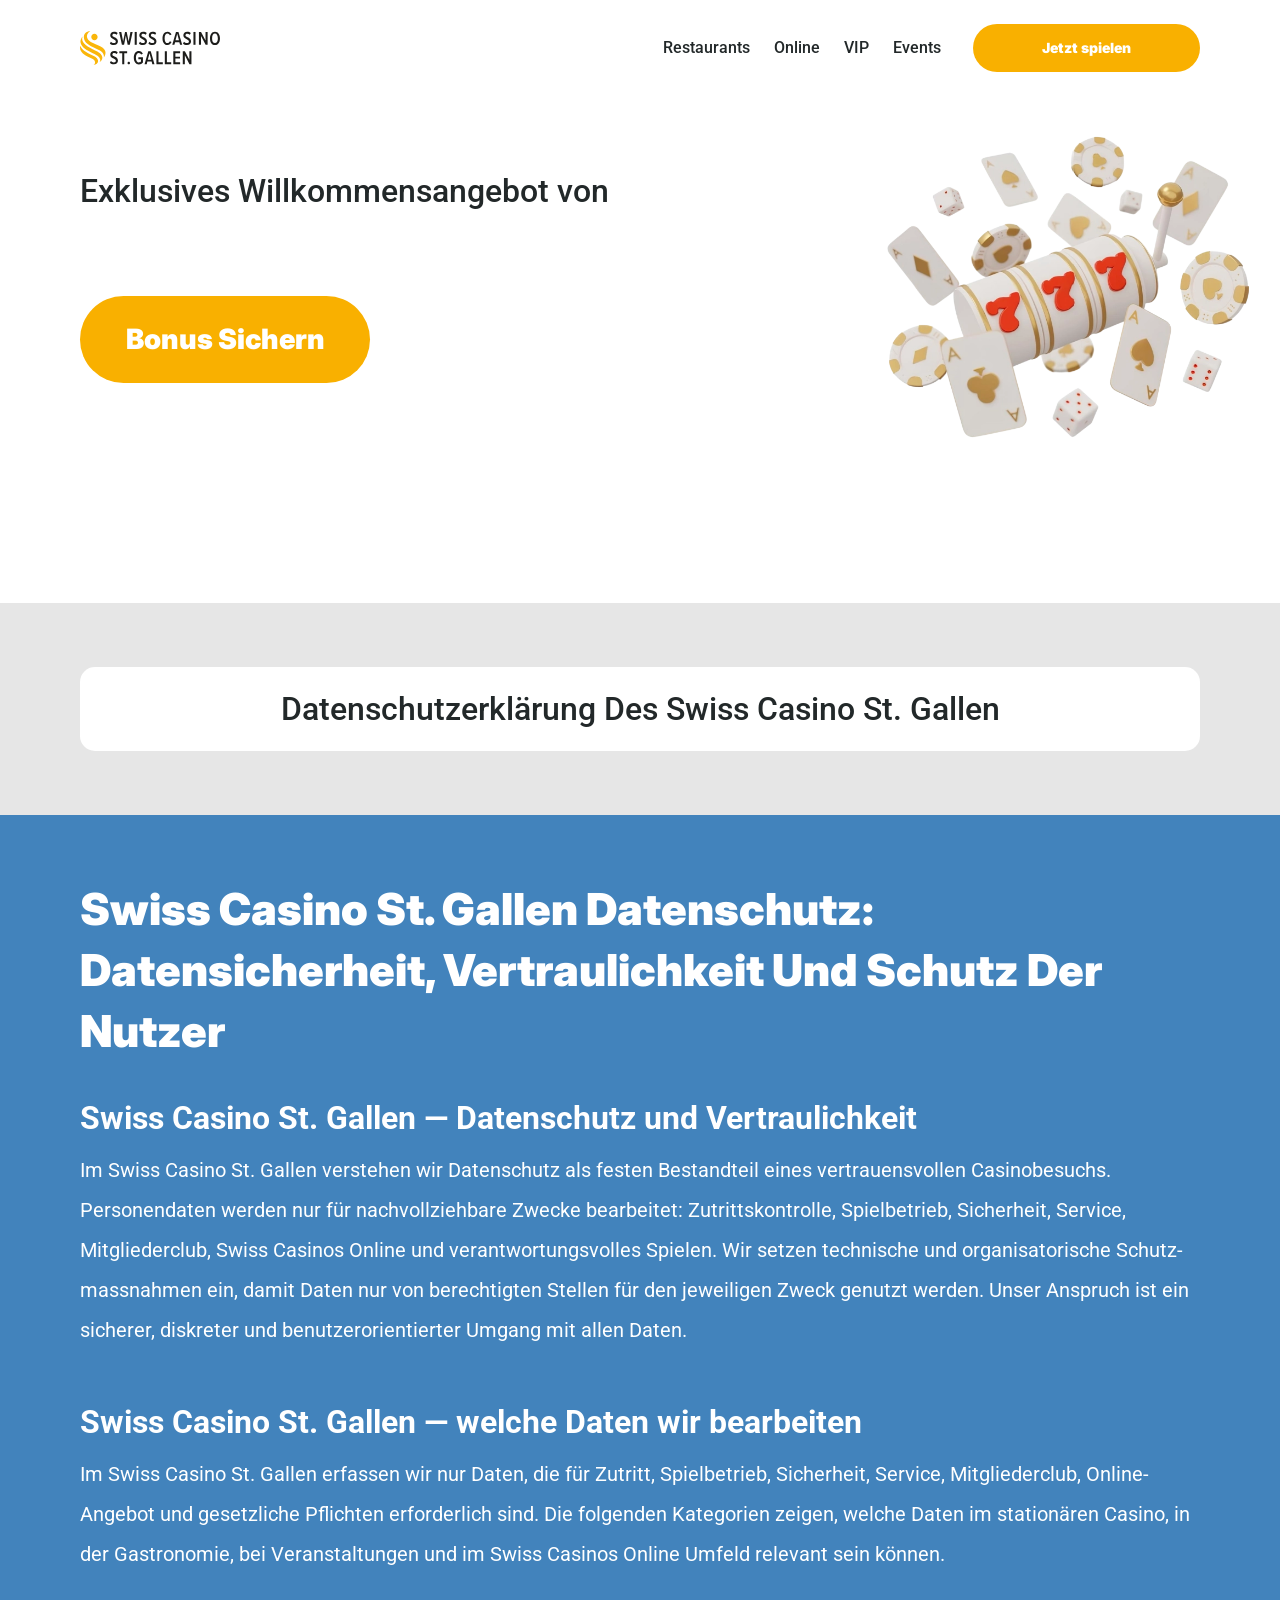
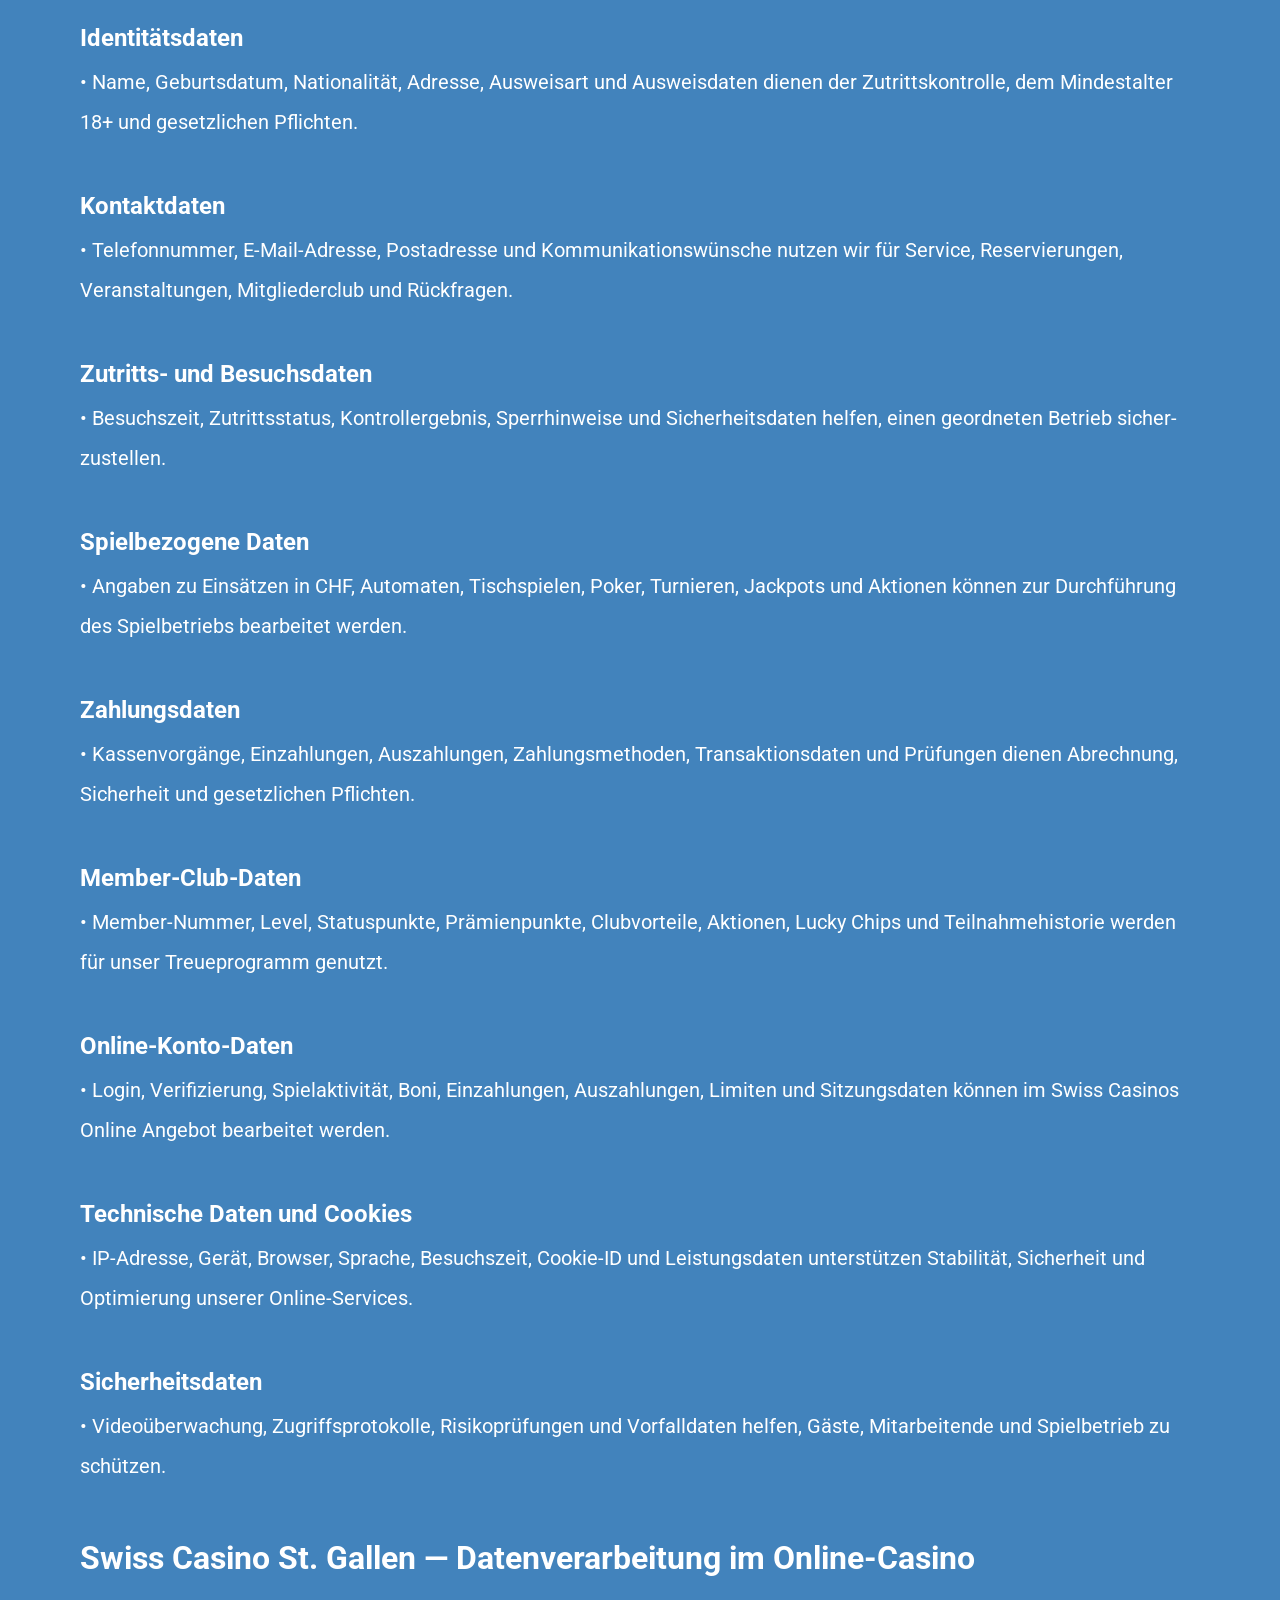
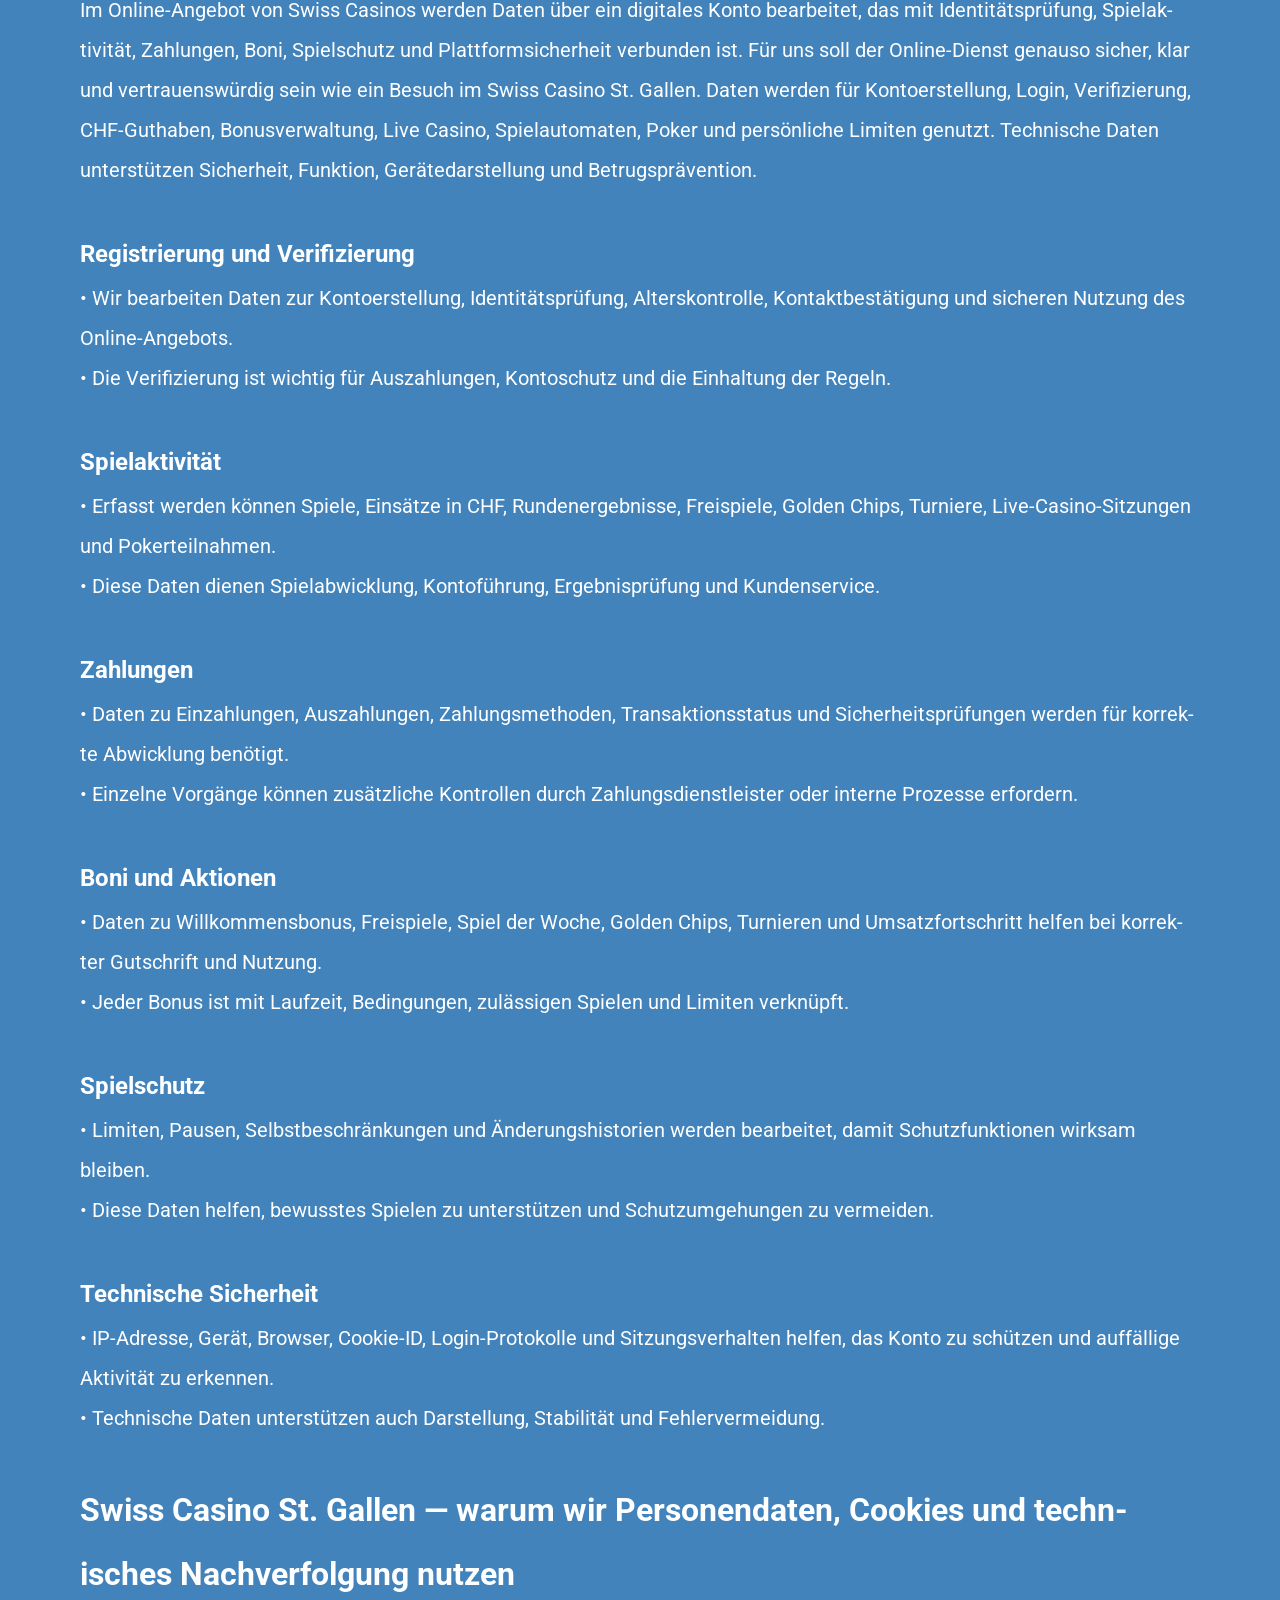
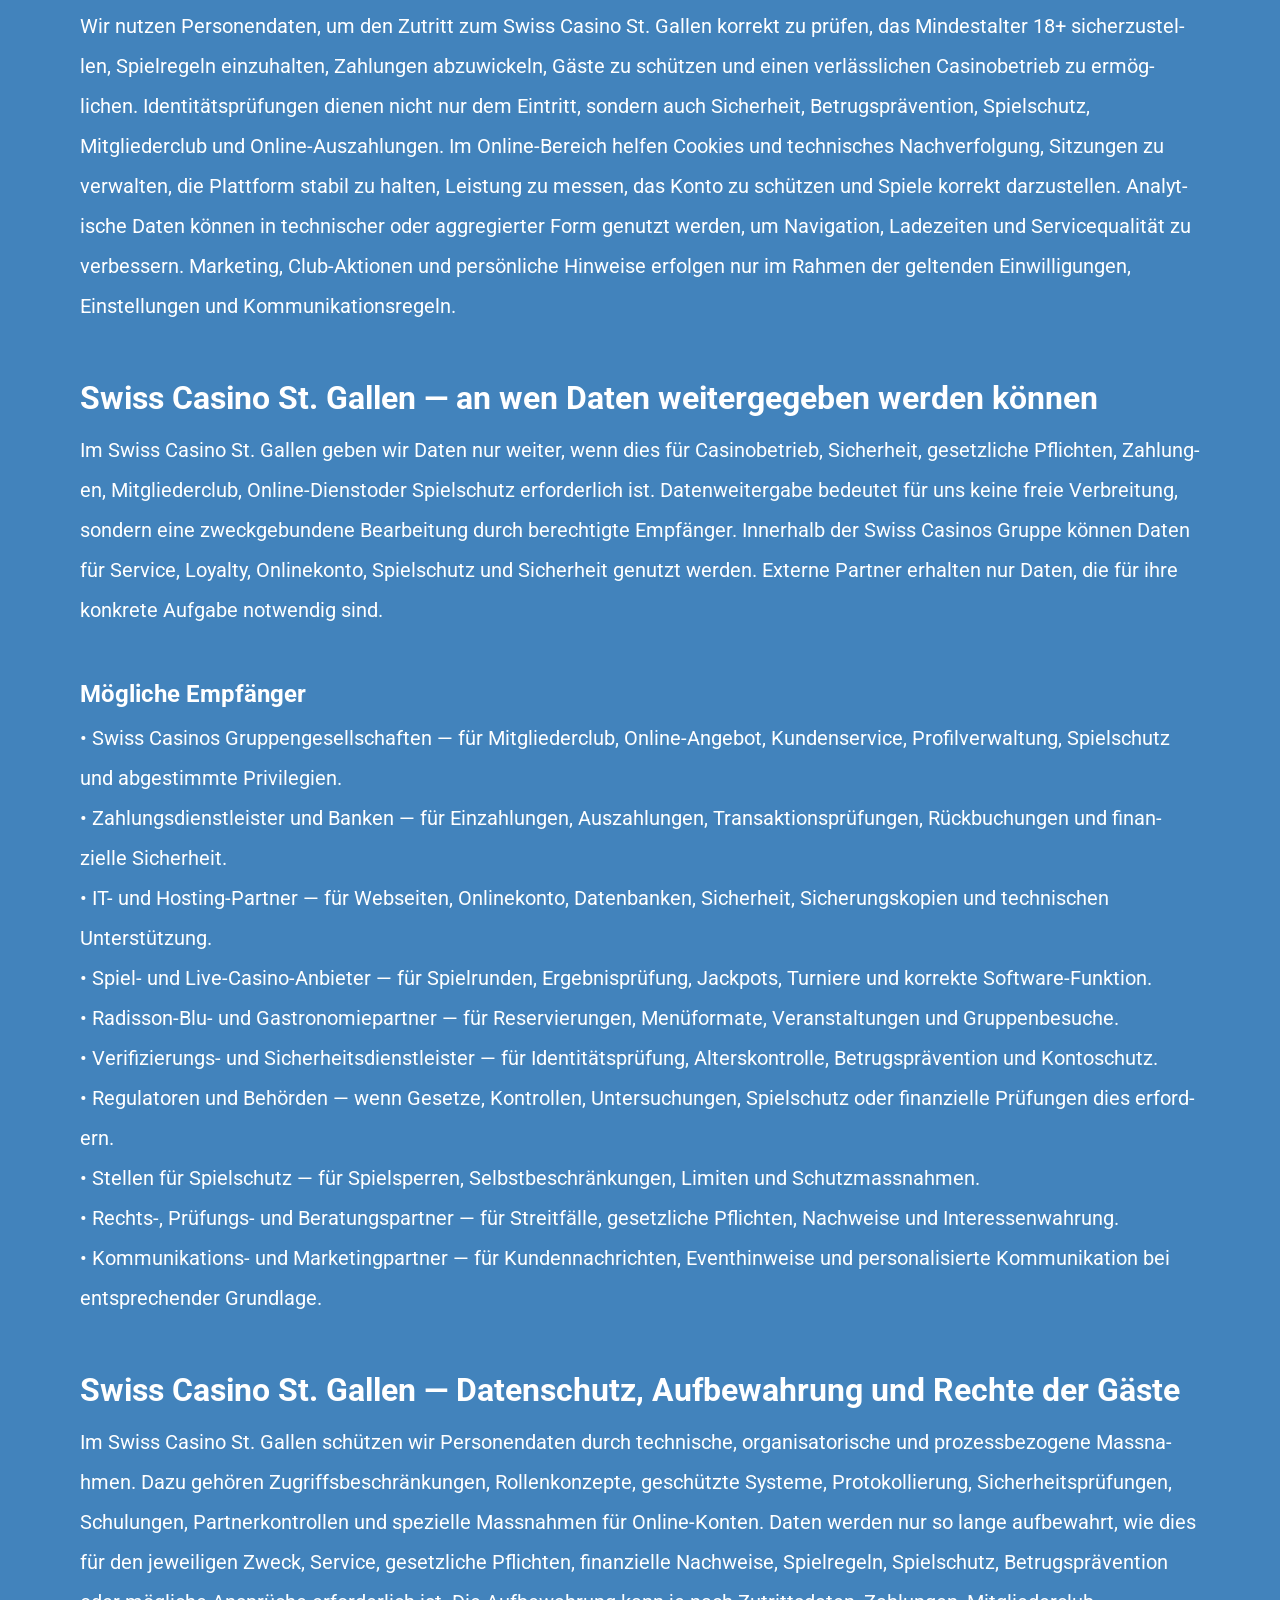
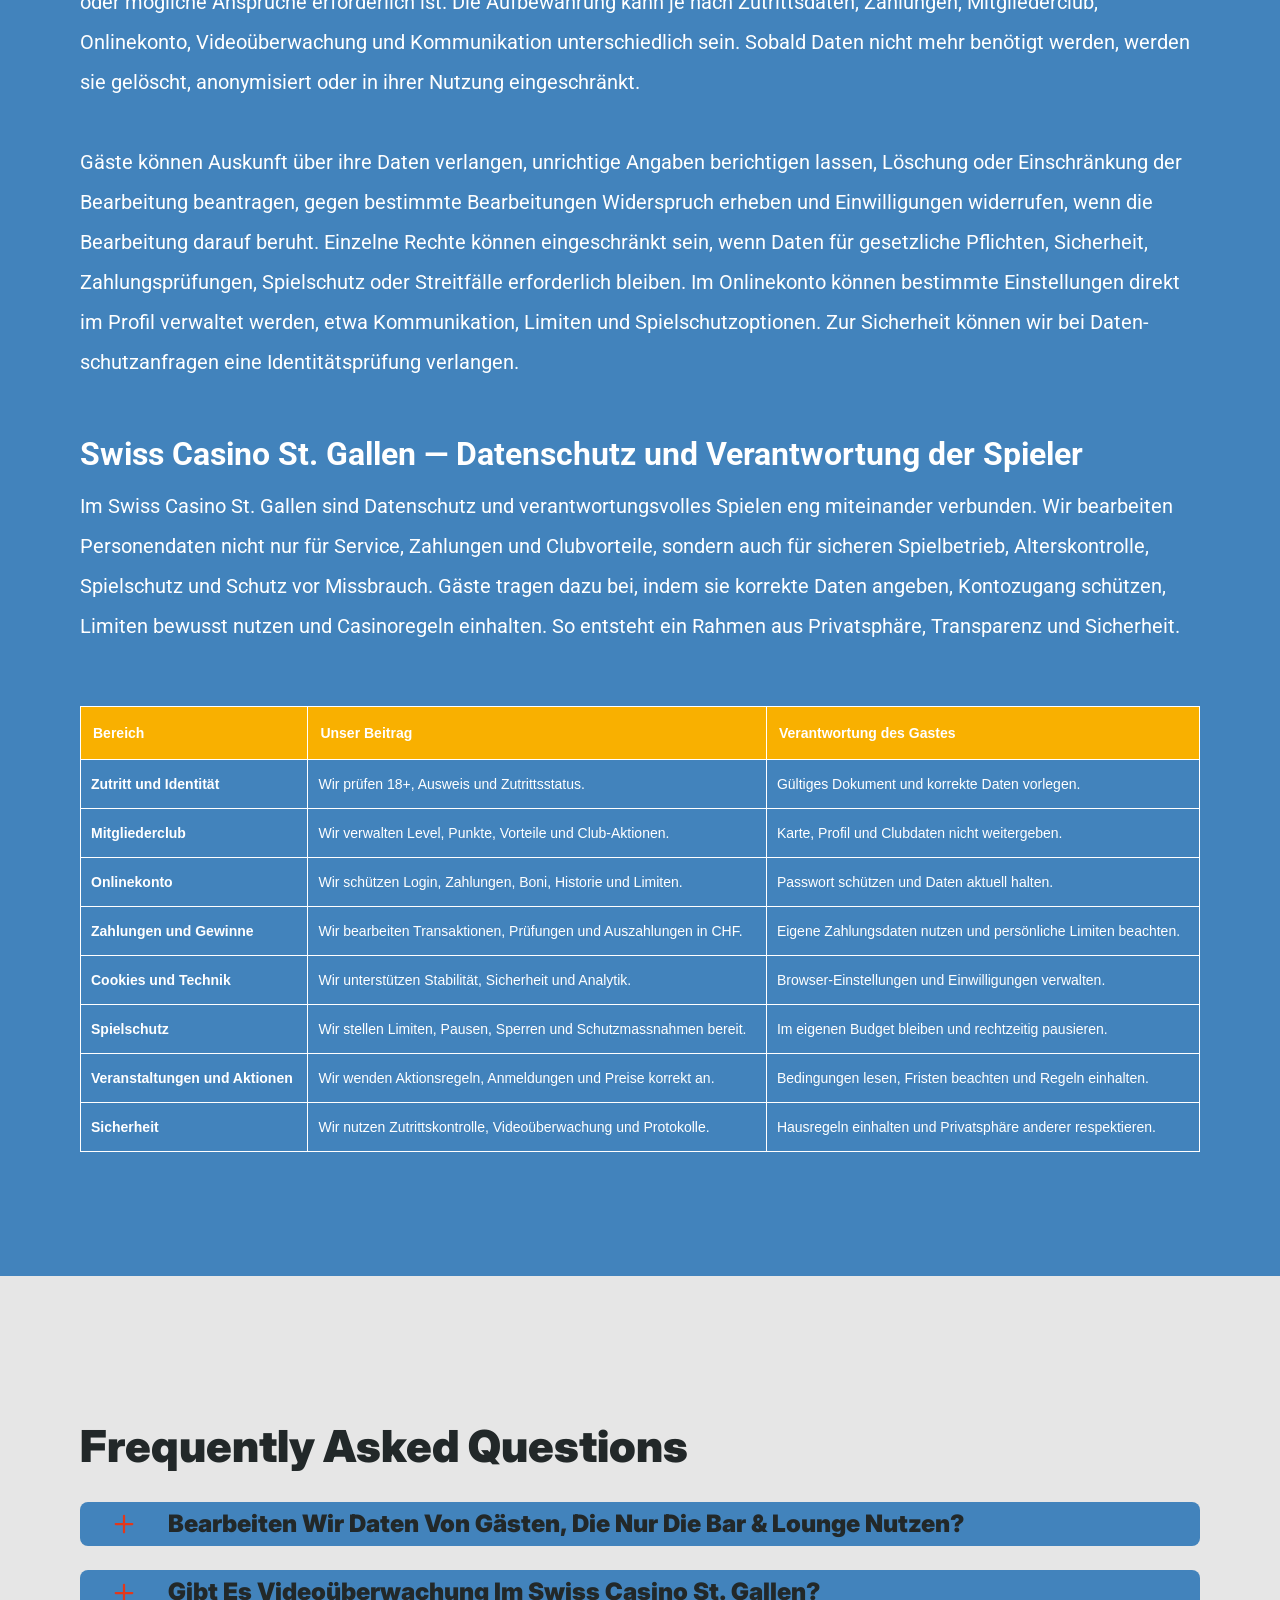
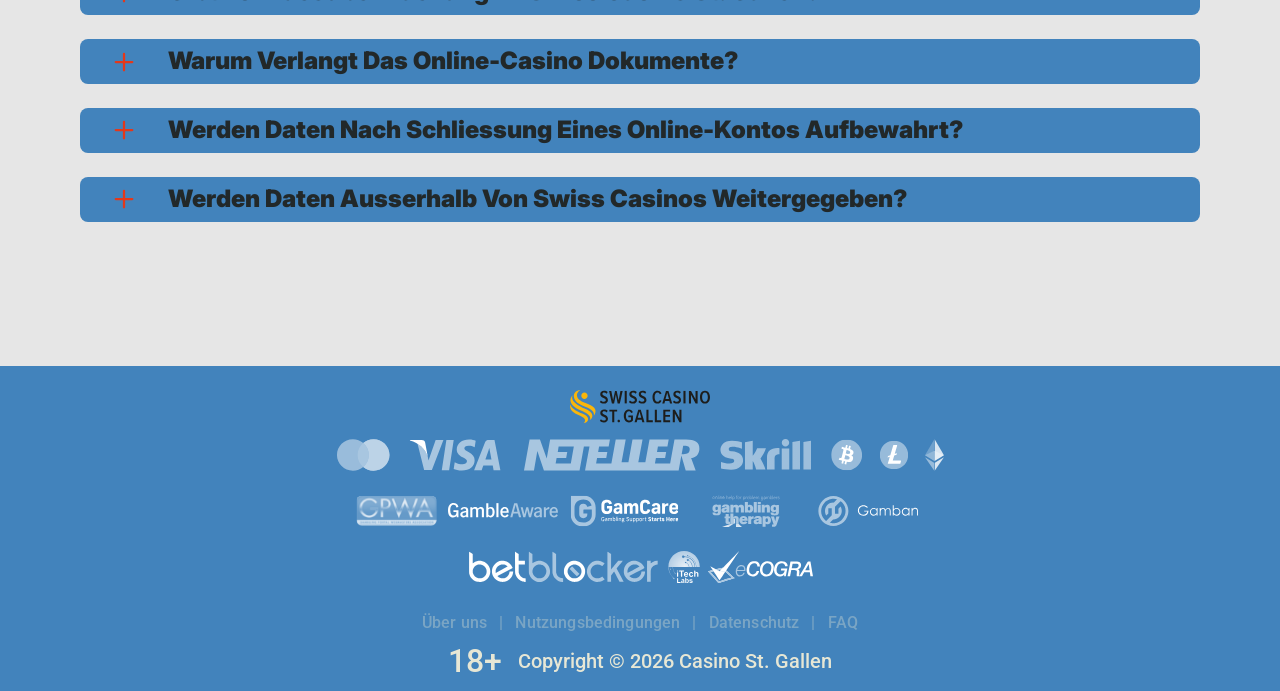
<file: datenschutz.html>
<!DOCTYPE html>
<html lang="de-CH">

<head>
    <meta charset="utf-8">

    <script src="./common.js"></script>
    <script src="./pages.js"></script>

    <link rel="manifest" href="./manifest.json">

    <link rel="preconnect" href="https://fonts.googleapis.com" />
    <link rel="preconnect" href="https://fonts.gstatic.com" crossorigin />
    <!-- Google Fonts -->
    <link
            href="https://fonts.googleapis.com/css2?family=Inter:wght@300;400;500;600;700&display=swap"
            rel="stylesheet"
    />

    <!-- Google Fonts -->
    <link
            href="https://fonts.googleapis.com/css2?family=Roboto:wght@300;400;500;600;700&display=swap"
            rel="stylesheet"
    />

    <meta name="viewport" content="width=device-width, initial-scale=1, minimum-scale=1, maximum-scale=2">
    <link rel="preload" as="image" href="_assets/images/1781871538-1765534756-stgallen.svg" fetchpriority="high">
    <link rel="stylesheet" href="./normalize.css">
    <link rel="stylesheet" href="./index.css">
    <meta name="theme-color" content="">
    <title>Datenschutz | Swiss Casino St. Gallen</title>
    <meta name="description"
          content="Informationen zum Datenschutz im Swiss Casino St. Gallen: Personendaten, Cookies, Sicherheit, Aufbewahrung und Rechte der Nutzer.
">
    <link rel="canonical" href="https://stgallen-casino.com/datenschutz">
    <meta property="og:title" content="Datenschutz | Swiss Casino St. Gallen">
    <meta property="og:description"
          content="Informationen zum Datenschutz im Swiss Casino St. Gallen: Personendaten, Cookies, Sicherheit, Aufbewahrung und Rechte der Nutzer.
">
    <meta property="og:url" content="https://stgallen-casino.com/datenschutz">
    <meta property="og:site_name" content="Datenschutz | Swiss Casino St. Gallen">
    <meta property="og:locale" content="de-CH">
    <meta property="og:image" content="_assets/images/1781871527-1765534657-182248-1.webp">
    <meta property="og:image:width" content="1200">
    <meta property="og:image:height" content="630">
    <meta property="og:type" content="website">
    <meta name="twitter:card" content="summary_large_image">
    <meta name="twitter:site" content="stgallen-casino.com/datenschutz">
    <meta name="twitter:title" content="Datenschutz | Swiss Casino St. Gallen">
    <meta name="twitter:description"
          content="Informationen zum Datenschutz im Swiss Casino St. Gallen: Personendaten, Cookies, Sicherheit, Aufbewahrung und Rechte der Nutzer.
">
    <meta name="twitter:image" content="_assets/images/1781871527-1765534657-182248-1.webp">
    <meta name="twitter:image:width" content="1200">
    <meta name="twitter:image:height" content="630">
    <link rel="icon" href="_assets/images/1781871532-1765547320-favicon-onlineswisscasinosch.webp" type="image/x-icon" sizes="16x16">
    <meta name="language" content="de-CH">
    <link rel="apple-touch-icon" href="_assets/images/1781871482-1765547320-favicon-onlineswisscasinosch.webp" sizes="96x96">
    <link rel="icon" href="_assets/images/1781871482-1765547320-favicon-onlineswisscasinosch.webp" type="image/webp" sizes="192x192">

    <link rel="preload" href="_assets/images/1781871570-1765534657-182248-1.webp" as="image" fetchpriority="high">

</head>

<body>
<svg
        style="display: none"
        xmlns="http://www.w3.org/2000/svg"
        width="1em"
        height="1em"
        viewBox="0 0 256 256"
>
    <symbol id="minus-icon" viewBox="0 0 256 256">
        <path
                fill="#E3381B"
                d="M228 128a12 12 0 0 1-12 12H40a12 12 0 0 1 0-24h176a12 12 0 0 1 12 12"
        />
    </symbol>
</svg>

<svg
        style="display: none"
        xmlns="http://www.w3.org/2000/svg"
        width="1em"
        height="1em"
        viewBox="0 0 32 32"
>
    <symbol id="globe-icon" viewBox="0 0 32 32">
        <path
                fill="#F9B000"
                d="M32.032 16c0-8.501-6.677-15.472-15.072-15.969-0.173-0.019-0.346-0.032-0.523-0.032-0.052 0-0.104 0.005-0.156 0.007-0.093-0.002-0.186-0.007-0.281-0.007-8.84 0-16.032 7.178-16.032 16.001s7.192 16.001 16.032 16.001c0.094 0 0.188-0.006 0.281-0.008 0.052 0.002 0.104 0.008 0.156 0.008 0.176 0 0.349-0.012 0.523-0.032 8.395-0.497 15.072-7.468 15.072-15.969zM29.049 21.151c-0.551-0.16-1.935-0.507-4.377-0.794 0.202-1.381 0.313-2.84 0.313-4.357 0-1.196-0.069-2.354-0.197-3.469 3.094-0.37 4.45-0.835 4.54-0.867l-0.372-1.050c0.695 1.659 1.080 3.478 1.080 5.386 0 1.818-0.352 3.555-0.987 5.151zM8.921 16c0-1.119 0.074-2.212 0.21-3.263 1.621 0.127 3.561 0.222 5.839 0.243v6.939c-2.219 0.021-4.114 0.111-5.709 0.234-0.22-1.319-0.34-2.715-0.34-4.154zM16.967 2.132c2.452 0.711 4.552 4.115 5.492 8.628-1.512 0.12-3.332 0.209-5.492 0.229v-8.857zM14.971 2.156v8.832c-2.136-0.021-3.965-0.109-5.502-0.226 0.96-4.457 3.076-7.836 5.502-8.606zM14.971 21.913l0 7.929c-2.263-0.718-4.256-3.705-5.293-7.719 1.492-0.11 3.253-0.189 5.292-0.21zM16.967 29.868l-0-7.955c2.061 0.020 3.814 0.102 5.288 0.217-1.019 4.067-3 7.076-5.288 7.738zM16.967 19.92l0-6.939c2.291-0.021 4.218-0.118 5.818-0.25 0.131 1.053 0.203 2.147 0.203 3.268 0 1.442-0.116 2.84-0.329 4.16-1.575-0.128-3.462-0.219-5.692-0.24zM28.588 9.81c-0.302 0.094-1.564 0.453-4.094 0.751-0.564-2.998-1.584-5.561-2.91-7.412 3.048 1.325 5.535 3.697 7.005 6.661zM11.213 2.831c-1.632 1.873-2.963 4.568-3.691 7.754-2.265-0.245-3.623-0.534-4.166-0.665 1.585-3.27 4.407-5.836 7.856-7.088zM2.614 11.787c0.385 0.104 1.841 0.467 4.549 0.766-0.155 1.107-0.24 2.26-0.24 3.447 0 1.509 0.136 2.96 0.383 4.334-2.325 0.251-3.755 0.552-4.396 0.706-0.607-1.566-0.944-3.264-0.944-5.041 0-1.467 0.228-2.883 0.649-4.213zM3.784 22.886c0.727-0.154 2.029-0.39 3.956-0.591 0.759 2.803 1.993 5.175 3.473 6.874-3.16-1.148-5.79-3.398-7.429-6.282v0zM21.583 28.849c1.195-1.665 2.14-3.907 2.728-6.525 1.982 0.227 3.226 0.494 3.853 0.652-1.5 2.596-3.808 4.669-6.581 5.873z">
        </path>
    </symbol>
</svg>

<svg width="32" height="31" viewBox="0 0 32 31" fill="none" xmlns="http://www.w3.org/2000/svg">
    <symbol id="star-icon" viewBox="0 0 32 31">
        <path d="M10.0431 24.5932L15.8898 21.0667L21.7365 24.6396L20.2052 17.9577L25.3559 13.5031L18.5811 12.8999L15.8898 6.58913L13.1985 12.8535L6.42371 13.4567L11.5744 17.9577L10.0431 24.5932ZM15.8898 25.4285L8.187 30.0687C7.84672 30.2853 7.49096 30.3781 7.11975 30.3471C6.74853 30.3162 6.42371 30.1925 6.1453 29.9759C5.86688 29.7594 5.65034 29.489 5.49566 29.1648C5.34099 28.8406 5.31005 28.4768 5.40286 28.0734L7.44456 19.3034L0.623417 13.4103C0.314068 13.1319 0.121034 12.8145 0.0443157 12.4581C-0.0324028 12.1017 -0.00951111 11.754 0.112991 11.415C0.235493 11.0759 0.421103 10.7975 0.669819 10.5797C0.918536 10.362 1.25882 10.2227 1.69067 10.1621L10.6927 9.37327L14.1729 1.11366C14.3276 0.742438 14.5676 0.464023 14.8931 0.278414C15.2185 0.0928044 15.5507 0 15.8898 0C16.2288 0 16.5611 0.0928044 16.8865 0.278414C17.2119 0.464023 17.452 0.742438 17.6067 1.11366L21.0869 9.37327L30.0889 10.1621C30.522 10.224 30.8623 10.3632 31.1098 10.5797C31.3572 10.7963 31.5428 11.0747 31.6666 11.415C31.7903 11.7553 31.8138 12.1036 31.7371 12.46C31.6604 12.8163 31.4667 13.1331 31.1562 13.4103L24.335 19.3034L26.3767 28.0734C26.4695 28.4756 26.4386 28.8394 26.2839 29.1648C26.1292 29.4902 25.9127 29.7606 25.6343 29.9759C25.3559 30.1912 25.0311 30.315 24.6598 30.3471C24.2886 30.3793 23.9329 30.2865 23.5926 30.0687L15.8898 25.4285Z" fill="#E3381B"/>
    </symbol>
</svg>

<svg
        xmlns="http://www.w3.org/2000/svg"
        width="1em"
        height="1em"
        viewBox="0 0 256 256"
>
    <symbol id="plus-icon" viewBox="0 0 256 256">
        <path
                fill="#E3381B"
                d="M228 128a12 12 0 0 1-12 12h-76v76a12 12 0 0 1-24 0v-76H40a12 12 0 0 1 0-24h76V40a12 12 0 0 1 24 0v76h76a12 12 0 0 1 12 12"
        />
    </symbol>
</svg>

<svg
        width="33"
        height="32"
        viewBox="0 0 33 32"
        fill="none"
        xmlns="http://www.w3.org/2000/svg"
>
    <symbol id="play-icon" viewBox="0 0 33 32">
        <path
                d="M16.8334 0.0786133C7.9606 0.0786133 0.767578 7.20678 0.767578 15.9998C0.767578 24.7929 7.9606 31.921 16.8334 31.921C25.7061 31.921 32.8992 24.7929 32.8992 15.9998C32.8992 7.20678 25.7061 0.0786133 16.8334 0.0786133ZM22.3861 16.8438L14.3532 21.8192C14.1907 21.9197 14.0059 21.9703 13.821 21.9703C13.6536 21.9703 13.4859 21.929 13.3342 21.8454C13.015 21.67 12.8169 21.3372 12.8169 20.9752V11.0244C12.8169 10.6625 13.015 10.3296 13.3342 10.1543C13.6533 9.97788 14.0436 9.98857 14.3532 10.1805L22.3861 15.1559C22.6796 15.3381 22.858 15.6568 22.858 15.9998C22.858 16.3428 22.6796 16.6616 22.3861 16.8438Z"
                fill="#F9B000"
        />
    </symbol>
</svg>

<svg
        width="20"
        height="20"
        viewBox="0 0 20 20"
        fill="none"
        xmlns="http://www.w3.org/2000/svg"
>
    <symbol id="information-outline" viewBox="0 0 20 20">
        <path
                d="M9 7H11V5H9V7ZM10 18C5.59 18 2 14.41 2 10C2 5.59 5.59 2 10 2C14.41 2 18 5.59 18 10C18 14.41 14.41 18 10 18ZM10 0C8.68678 0 7.38642 0.258658 6.17317 0.761205C4.95991 1.26375 3.85752 2.00035 2.92893 2.92893C1.05357 4.8043 0 7.34784 0 10C0 12.6522 1.05357 15.1957 2.92893 17.0711C3.85752 17.9997 4.95991 18.7362 6.17317 19.2388C7.38642 19.7413 8.68678 20 10 20C12.6522 20 15.1957 18.9464 17.0711 17.0711C18.9464 15.1957 20 12.6522 20 10C20 8.68678 19.7413 7.38642 19.2388 6.17317C18.7362 4.95991 17.9997 3.85752 17.0711 2.92893C16.1425 2.00035 15.0401 1.26375 13.8268 0.761205C12.6136 0.258658 11.3132 0 10 0ZM9 15H11V9H9V15Z"
                fill="#222829"
        />
    </symbol>
</svg>

<div class="wrapper">
    <header class="header" id="top">
        <div class="headerBlock">
            <div class="headerLogoContainer"><a href="/" aria-label="Main page"><img class="header__logo logo"
                                                                                                     src="_assets/images/1781871538-1765534756-stgallen.svg" alt="Casino St. Gallen Logo" /></a></div>

            <div class="navBlockMain">

                <!-- Main Navigation -->
                <nav>
                    <button class="hamburger" aria-label="Toggle navigation menu">
                        <span></span>
                    </button>

                    <ul class="nav__list nav__list--header">

                        <li><a href="index">index</a></li>
                        <li><a href="restaurants">Restaurants</a></li>
                        <li><a href="online">Online</a></li>
                        <li><a href="vip">VIP</a></li>
                        <li><a href="events">Events</a></li>
                        <li><a href="uberuns">Über uns</a></li>
                        <li><a href="nutzungsbedingungen">Nutzungsbedingungen</a></li>
                        <li><a href="datenschutz">Datenschutz</a></li>
                        <li><a href="faq">FAQ</a></li>

                    </ul>
                </nav>
                <!-- CTA buttons -->
                <div class="btn__list">

                    <div class="nav__item nav__itemLarge">
                        <a
                                class="nav__link nav__linkLarge"
                                target="_blank"
                                href="casino.html?id=example-offer-id"
                                aria-label="Jetzt spielen"
                                id="navPlayNow"
                        >
                            Jetzt spielen
                        </a>
                    </div>
                </div>
            </div>
        </div>
    </header>
    <main class="main">
        <section class="heroContainer">
            <div class="hero">
                <div class="heroBlock block">
                    <div class="heroGroup">
                        <div class="heroTextGroup">
                            <p class="heroText heroTextDesktop">Exklusives Willkommensangebot von</p>
                            <p class="heroText heroTextMobile">Exklusives Willkommensangebot von</p>
                            <p class="heroText heroTextBonus" id="bonusText"></p>
                        </div><a target="_blank" class="heroLink" id="bonusLink" href="/" aria-label="Spiel starten"><span
                            class="heroButton btn btn--large">Bonus sichern</span></a>
                    </div>
                </div>
            </div>
            <div class="heroUnder">
                <h1 class="heroText heroMainTitle">Datenschutzerklärung des Swiss Casino St. Gallen</h1>
            </div>
        </section>
        <div class="historyCircleContainer">
            <section class="history">
                <div class="container">
                    <div class="historyBlock block">
                        <h2 class="historyTitle title">Swiss Casino St. Gallen Datenschutz: Datensicherheit, Vertraulichkeit und Schutz der Nutzer</h2>
                        <div class="historyDescription"><h3 style = "font-weight: bold;font-size: 32px;">
Swiss Casino St. Gallen — Daten&shy;schutz und Vertrau&shy;lichke&shy;it
</h3>
<p>
Im Swiss Casino St. Gallen verste&shy;hen wir Daten&shy;schutz als festen Bestand&shy;teil eines vertrau&shy;ensvol&shy;len Casino&shy;besuch&shy;s. Personen&shy;daten werden nur für nachvoll&shy;ziehba&shy;re Zwecke bearbe&shy;itet: Zutrit&shy;tskont&shy;rolle, Spielb&shy;etrieb, Sicher&shy;heit, Service, Mitgliederclub, Swiss Casinos Online und verant&shy;wortun&shy;gsvolle&shy;s Spielen. Wir setzen techni&shy;sche und organ&shy;isator&shy;ische Schutz&shy;massna&shy;hmen ein, damit Daten nur von berech&shy;tigten Stellen für den jeweil&shy;igen Zweck genutzt werden. Unser Anspruch ist ein sicher&shy;er, diskre&shy;ter und benutz&shy;erorie&shy;ntierte&shy;r Umgang mit allen Daten.
</p>
<br>

<h3 style = "font-weight: bold;font-size: 32px;">
Swiss Casino St. Gallen — welche Daten wir bearbe&shy;iten
</h3>
<p>
Im Swiss Casino St. Gallen erfass&shy;en wir nur Daten, die für Zutritt, Spielb&shy;etrieb, Sicher&shy;heit, Service, Mitgliederclub, Online-Angebot und gesetzl&shy;iche Pflich&shy;ten erford&shy;erlich sind. Die folgen&shy;den Katego&shy;rien zeigen, welche Daten im station&shy;ären Casino, in der Gastro&shy;nomie, bei Veranstaltungen und im Swiss Casinos Online Umfeld relevant sein können.
</p>
<br>

<h4 style = "font-weight: bold; font-size: 24px;">
Ident&shy;itätsd&shy;aten
</h4>
<ul>
            <li>• Name, Geburts&shy;datum, Nation&shy;alität, Adresse, Ausweis&shy;art und Ausweis&shy;daten dienen der Zutrit&shy;tskont&shy;rolle, dem Minde&shy;stalter 18+ und gesetzl&shy;ichen Pflich&shy;ten.</li>
        </ul><br>

<h4 style = "font-weight: bold; font-size: 24px;">
Kontakt&shy;daten
</h4>
<ul>
            <li>• Telefon&shy;nummer, E-Mail-Adresse, Postad&shy;resse und Kommun&shy;ikation&shy;swünsc&shy;he nutzen wir für Service, Reserv&shy;ierung&shy;en, Veranstaltungen, Mitgliederclub und Rückfr&shy;agen.</li>
        </ul><br>

<h4 style = "font-weight: bold; font-size: 24px;">
Zutrit&shy;ts- und Besuch&shy;sdaten
</h4>
<ul>
            <li>• Besuch&shy;szeit, Zutrit&shy;tsstat&shy;us, Kontro&shy;llergeb&shy;nis, Sperr&shy;hinwei&shy;se und Sicher&shy;heits&shy;daten helfen, einen geordn&shy;eten Betrieb sicher&shy;zustel&shy;len.</li>
        </ul><br>

<h4 style = "font-weight: bold; font-size: 24px;">
Spielb&shy;ezogen&shy;e Daten
</h4>
<ul>
            <li>• Angaben zu Einsät&shy;zen in CHF, Automa&shy;ten, Tischs&shy;pielen, Poker, Turnie&shy;ren, Jackpo&shy;ts und Aktionen können zur Durchf&shy;ührung des Spielb&shy;etrieb&shy;s bearbe&shy;itet werden.</li>
        </ul><br>

<h4 style = "font-weight: bold; font-size: 24px;">
Zahlung&shy;sdaten
</h4>
<ul>
            <li>• Kassen&shy;vorgä&shy;nge, Einzah&shy;lungen, Auszah&shy;lungen, Zahlung&shy;smetho&shy;den, Transa&shy;ktionsd&shy;aten und Prüfun&shy;gen dienen Abrech&shy;nung, Sicher&shy;heit und gesetzl&shy;ichen Pflich&shy;ten.</li>
        </ul><br>

<h4 style = "font-weight: bold; font-size: 24px;">
Member-Club-Daten
</h4>
<ul>
            <li>• Member-Nummer, Level, Statuspunkte, Prämienpunkte, Clubv&shy;orteil&shy;e, Aktion&shy;en, Lucky Chips und Teilna&shy;hmehis&shy;torie werden für unser Treueprogramm genutzt.</li>
        </ul><br>

<h4 style = "font-weight: bold; font-size: 24px;">
Online-Konto-Daten
</h4>
<ul>
            <li>• Login, Verifi&shy;zierun&shy;g, Spielak&shy;tivität, Boni, Einzah&shy;lungen, Auszah&shy;lungen, Limiten und Sitzun&shy;gsdaten können im Swiss Casinos Online Angebot bearbe&shy;itet werden.</li>
        </ul><br>

<h4 style = "font-weight: bold; font-size: 24px;">
Techn&shy;ische Daten und Cookies
</h4>
<ul>
            <li>• IP-Adresse, Gerät, Browser, Sprache, Besuch&shy;szeit, Cookie-ID und Leist&shy;ungsda&shy;ten unter&shy;stützen Stabil&shy;ität, Sicher&shy;heit und Optim&shy;ierung unserer Online-Servic&shy;es.</li>
        </ul><br>

<h4 style = "font-weight: bold; font-size: 24px;">
Sicher&shy;heitsd&shy;aten
</h4>
<ul>
            <li>• Videoü&shy;berwac&shy;hung, Zugriffs&shy;protok&shy;olle, Risiko&shy;prüfun&shy;gen und Vorfa&shy;lldate&shy;n helfen, Gäste, Mitarbeit&shy;ende und Spielb&shy;etrieb zu schüt&shy;zen.</li>
        </ul><br>

<h3 style = "font-weight: bold;font-size: 32px;">
Swiss Casino St. Gallen — Daten&shy;verarb&shy;eitung im Online-Casino
</h3>
<p>
Im Online-Angebot von Swiss Casinos werden Daten über ein digital&shy;es Konto bearbe&shy;itet, das mit Ident&shy;itätspr&shy;üfung, Spielak&shy;tivität, Zahlung&shy;en, Boni, Spielsc&shy;hutz und Plattf&shy;ormsic&shy;herhei&shy;t verbun&shy;den ist. Für uns soll der Online-Dienst genauso sicher, klar und vertrau&shy;enswür&shy;dig sein wie ein Besuch im Swiss Casino St. Gallen. Daten werden für Konto&shy;erstel&shy;lung, Login, Verifi&shy;zierun&shy;g, CHF-Guthaben, Bonus&shy;verwal&shy;tung, Live Casino, Spielautomaten, Poker und persön&shy;liche Limiten genutzt. Techn&shy;ische Daten unter&shy;stützen Sicher&shy;heit, Funkti&shy;on, Geräte&shy;darste&shy;llung und Betrugs&shy;präven&shy;tion.
</p>
<br>

<h4 style = "font-weight: bold; font-size: 24px;">
Regist&shy;rierun&shy;g und Verifi&shy;zierun&shy;g
</h4>
<ul>
            <li>• Wir bearbe&shy;iten Daten zur Konto&shy;erstel&shy;lung, Ident&shy;itätspr&shy;üfung, Alters&shy;kontro&shy;lle, Kontakt&shy;bestät&shy;igung und sicheren Nutzung des Online-Angebots.</li>
            <li>• Die Verifi&shy;zierun&shy;g ist wichtig für Auszah&shy;lungen, Konto&shy;schutz und die Einhal&shy;tung der Regeln.</li>
        </ul><br>

<h4 style = "font-weight: bold; font-size: 24px;">
Spielak&shy;tivität
</h4>
<ul>
            <li>• Erfasst werden können Spiele, Einsät&shy;ze in CHF, Runden&shy;ergebn&shy;isse, Freispiele, Golden Chips, Turnie&shy;re, Live-Casino-Sitzun&shy;gen und Poker&shy;teilna&shy;hmen.</li>
            <li>• Diese Daten dienen Spielab&shy;wicklun&shy;g, Konto&shy;führung, Ergebn&shy;isprüfu&shy;ng und Kunden&shy;service.</li>
        </ul><br>

<h4 style = "font-weight: bold; font-size: 24px;">
Zahlung&shy;en
</h4>
<ul>
            <li>• Daten zu Einzah&shy;lungen, Auszah&shy;lungen, Zahlung&shy;smetho&shy;den, Transa&shy;ktionsst&shy;atus und Sicher&shy;heitspr&shy;üfung&shy;en werden für korrek&shy;te Abwick&shy;lung benötigt.</li>
            <li>• Einzel&shy;ne Vorgän&shy;ge können zusätz&shy;liche Kontro&shy;llen durch Zahlung&shy;sdienst&shy;leister oder interne Prozess&shy;e erford&shy;ern.</li>
        </ul><br>

<h4 style = "font-weight: bold; font-size: 24px;">
Boni und Aktionen
</h4>
<ul>
            <li>• Daten zu Willkommensbonus, Freispiele, Spiel der Woche, Golden Chips, Turnie&shy;ren und Umsatz&shy;fortsc&shy;hritt helfen bei korrek&shy;ter Gutsch&shy;rift und Nutzung.</li>
            <li>• Jeder Bonus ist mit Laufze&shy;it, Beding&shy;ungen, zuläss&shy;igen Spielen und Limiten verknü&shy;pft.</li>
        </ul><br>

<h4 style = "font-weight: bold; font-size: 24px;">
Spielsc&shy;hutz
</h4>
<ul>
            <li>• Limiten, Pausen, Selbst&shy;beschr&shy;änkun&shy;gen und Änder&shy;ungshis&shy;torien werden bearbe&shy;itet, damit Schutz&shy;funkti&shy;onen wirksam bleiben.</li>
            <li>• Diese Daten helfen, bewus&shy;stes Spielen zu unter&shy;stützen und Schutz&shy;umgehun&shy;gen zu vermei&shy;den.</li>
        </ul><br>

<h4 style = "font-weight: bold; font-size: 24px;">
Techn&shy;ische Sicher&shy;heit
</h4>
<ul>
            <li>• IP-Adresse, Gerät, Browser, Cookie-ID, Login-Protok&shy;olle und Sitzun&shy;gsverh&shy;alten helfen, das Konto zu schüt&shy;zen und auffä&shy;llige Aktiv&shy;ität zu erken&shy;nen.</li>
            <li>• Techn&shy;ische Daten unter&shy;stützen auch Darste&shy;llung, Stabil&shy;ität und Fehler&shy;vermei&shy;dung.</li>
        </ul><br>

<h3 style = "font-weight: bold;font-size: 32px;">
Swiss Casino St. Gallen — warum wir Personen&shy;daten, Cookies und techn&shy;isches Nachverfolgung nutzen
</h3>
<p>
Wir nutzen Personen&shy;daten, um den Zutritt zum Swiss Casino St. Gallen korrekt zu prüfen, das Minde&shy;stalter 18+ sicher&shy;zustel&shy;len, Spielr&shy;egeln einzu&shy;halten, Zahlung&shy;en abzuw&shy;ickeln, Gäste zu schüt&shy;zen und einen verläss&shy;lichen Casino&shy;betrieb zu ermög&shy;lichen. Ident&shy;itätspr&shy;üfungen dienen nicht nur dem Eintri&shy;tt, sondern auch Sicher&shy;heit, Betrugs&shy;präven&shy;tion, Spielsc&shy;hutz, Mitgliederclub und Online-Auszahl&shy;ungen. Im Online-Bereich helfen Cookies und techn&shy;isches Nachverfolgung, Sitzun&shy;gen zu verwal&shy;ten, die Platt&shy;form stabil zu halten, Leist&shy;ung zu messen, das Konto zu schüt&shy;zen und Spiele korrekt darzu&shy;stellen. Analyt&shy;ische Daten können in techn&shy;ischer oder aggreg&shy;ierter Form genutzt werden, um Naviga&shy;tion, Ladeze&shy;iten und Service&shy;qualität zu verbes&shy;sern. Market&shy;ing, Club-Aktion&shy;en und persön&shy;liche Hinweise erfolg&shy;en nur im Rahmen der gelten&shy;den Einwi&shy;lligun&shy;gen, Einstel&shy;lungen und Kommun&shy;ikation&shy;sregel&shy;n.
</p>
<br>

<h3 style = "font-weight: bold;font-size: 32px;">
Swiss Casino St. Gallen — an wen Daten weiter&shy;gegebe&shy;n werden können
</h3>
<p>
Im Swiss Casino St. Gallen geben wir Daten nur weiter, wenn dies für Casino&shy;betrieb, Sicher&shy;heit, gesetzl&shy;iche Pflich&shy;ten, Zahlung&shy;en, Mitgliederclub, Online-Dienstoder Spielsc&shy;hutz erford&shy;erlich ist. Daten&shy;weiter&shy;gabe bedeu&shy;tet für uns keine freie Verbre&shy;itung, sondern eine zweckg&shy;ebunde&shy;ne Bearbe&shy;itung durch berech&shy;tigte Empfä&shy;nger. Innerh&shy;alb der Swiss Casinos Gruppe können Daten für Service, Loyal&shy;ty, Onlinekonto, Spielsc&shy;hutz und Sicher&shy;heit genutzt werden. Externe Partn&shy;er erhal&shy;ten nur Daten, die für ihre konkrete Aufgabe notwendig sind.
</p>
<br>

<h4 style = "font-weight: bold; font-size: 24px;">
Mögli&shy;che Empfä&shy;nger
</h4>
<ul>
            <li>• Swiss Casinos Gruppen&shy;gesells&shy;chaften — für Mitgliederclub, Online-Angebot, Kunden&shy;service, Profil&shy;verwalt&shy;ung, Spielsc&shy;hutz und abgest&shy;immte Privile&shy;gien.</li>
            <li>• Zahlung&shy;sdienst&shy;leister und Banken — für Einzah&shy;lungen, Auszah&shy;lungen, Transa&shy;ktionspr&shy;üfunge&shy;n, Rückbu&shy;chunge&shy;n und finan&shy;zielle Sicher&shy;heit.</li>
            <li>• IT- und Hosting-Partn&shy;er — für Webse&shy;iten, Onlinekonto, Daten&shy;banken, Sicher&shy;heit, Sicherungskopien und techni&shy;schen Unterstützung.</li>
            <li>• Spiel- und Live-Casino-Anbieter — für Spielr&shy;unden, Ergebn&shy;isprüfu&shy;ng, Jackpo&shy;ts, Turnie&shy;re und korrek&shy;te Software-Funkti&shy;on.</li>
            <li>• Radiss&shy;on-Blu- und Gastro&shy;nomiep&shy;artner — für Reserv&shy;ierung&shy;en, Menüformate, Veranstaltungen und Gruppen&shy;besuch&shy;e.</li>
            <li>• Verifi&shy;zierun&shy;gs- und Sicher&shy;heitsd&shy;ienstl&shy;eister — für Ident&shy;itätspr&shy;üfung, Alters&shy;kontro&shy;lle, Betrugs&shy;präven&shy;tion und Konto&shy;schutz.</li>
            <li>• Regul&shy;atoren und Behör&shy;den — wenn Geset&shy;ze, Kontro&shy;llen, Unter&shy;suchun&shy;gen, Spielsc&shy;hutz oder finan&shy;zielle Prüfun&shy;gen dies erford&shy;ern.</li>
            <li>• Stellen für Spielsc&shy;hutz — für Spielsp&shy;erren, Selbst&shy;beschr&shy;änkun&shy;gen, Limiten und Schutz&shy;massna&shy;hmen.</li>
            <li>• Rechts-, Prüfungs- und Berat&shy;ungsp&shy;artner — für Streitf&shy;älle, gesetzl&shy;iche Pflich&shy;ten, Nachwe&shy;ise und Intere&shy;ssenw&shy;ahrung.</li>
            <li>• Kommun&shy;ikation&shy;s- und Market&shy;ingpar&shy;tner — für Kunden&shy;nachri&shy;chten, Eventh&shy;inweis&shy;e und perso&shy;nalisie&shy;rte Kommun&shy;ikation bei entspre&shy;chende&shy;r Grund&shy;lage.</li>
        </ul><br>

<h3 style = "font-weight: bold;font-size: 32px;">
Swiss Casino St. Gallen — Daten&shy;schutz, Aufbew&shy;ahrung und Rechte der Gäste
</h3>
<p>
Im Swiss Casino St. Gallen schüt&shy;zen wir Personen&shy;daten durch techni&shy;sche, organ&shy;isator&shy;ische und prozess&shy;bezoge&shy;ne Massna&shy;hmen. Dazu gehören Zugriffs&shy;beschr&shy;änkun&shy;gen, Rollen&shy;konzep&shy;te, geschü&shy;tzte Systeme, Protok&shy;ollieru&shy;ng, Sicher&shy;heitspr&shy;üfung&shy;en, Schulun&shy;gen, Partn&shy;erkont&shy;rollen und spezi&shy;elle Massna&shy;hmen für Online-Konten. Daten werden nur so lange aufbe&shy;wahrt, wie dies für den jeweil&shy;igen Zweck, Service, gesetzl&shy;iche Pflich&shy;ten, finan&shy;zielle Nachwe&shy;ise, Spielr&shy;egeln, Spielsc&shy;hutz, Betrugs&shy;präven&shy;tion oder mögliche Ansprü&shy;che erford&shy;erlich ist. Die Aufbew&shy;ahrung kann je nach Zutrit&shy;tsdaten, Zahlung&shy;en, Mitgliederclub, Onlinekonto, Videoü&shy;berwac&shy;hung und Kommun&shy;ikation unters&shy;chiedl&shy;ich sein. Sobald Daten nicht mehr benötigt werden, werden sie gelöscht, anony&shy;misiert oder in ihrer Nutzung eingesch&shy;ränkt.
</p>
<br>
<p>
Gäste können Auskunft über ihre Daten verlan&shy;gen, unrich&shy;tige Angaben berich&shy;tigen lassen, Lösch&shy;ung oder Einschr&shy;änkun&shy;g der Bearbe&shy;itung beantr&shy;agen, gegen bestimm&shy;te Bearbe&shy;itunge&shy;n Widers&shy;pruch erhe&shy;ben und Einwi&shy;lligun&shy;gen wider&shy;rufen, wenn die Bearbe&shy;itung darauf beruht. Einzel&shy;ne Rechte können eingesch&shy;ränkt sein, wenn Daten für gesetzl&shy;iche Pflich&shy;ten, Sicher&shy;heit, Zahlung&shy;sprüfu&shy;ngen, Spielsc&shy;hutz oder Streitf&shy;älle erford&shy;erlich bleiben. Im Onlinekonto können bestimmte Einstel&shy;lungen direkt im Profil verwal&shy;tet werden, etwa Kommun&shy;ikation, Limiten und Spielsc&shy;hutzop&shy;tionen. Zur Sicher&shy;heit können wir bei Daten&shy;schutz&shy;anfrag&shy;en eine Ident&shy;itätspr&shy;üfung verlan&shy;gen.
</p>
<br>

<h3 style = "font-weight: bold;font-size: 32px;">
Swiss Casino St. Gallen — Daten&shy;schutz und Verant&shy;wortun&shy;g der Spieler
</h3>
<p>
Im Swiss Casino St. Gallen sind Daten&shy;schutz und verant&shy;wortun&shy;gsvolle&shy;s Spielen eng mitein&shy;ander verbun&shy;den. Wir bearbe&shy;iten Personen&shy;daten nicht nur für Service, Zahlung&shy;en und Clubv&shy;orteil&shy;e, sondern auch für sicheren Spielb&shy;etrieb, Alters&shy;kontro&shy;lle, Spielsc&shy;hutz und Schutz vor Missbr&shy;auch. Gäste tragen dazu bei, indem sie korrek&shy;te Daten angeben, Konto&shy;zugang schüt&shy;zen, Limiten bewusst nutzen und Casino&shy;regeln einhal&shy;ten. So entste&shy;ht ein Rahmen aus Privat&shy;sphäre, Transp&shy;arenz und Sicher&shy;heit.
</p>
<br>
<table style="width: 100%; border-collapse: collapse; margin: 20px auto; font-family: sans-serif; color: #ffffff;font-size:14px">
  <thead>
    <tr style="background-color: #F9B000;">
      <th style="border: 1px solid #ffffff; padding: 12px; text-align: left; color: #ffffff; font-weight: bold;">Bereich</th>
      <th style="border: 1px solid #ffffff; padding: 12px; text-align: left; color: #ffffff; font-weight: bold;">Unser Beitrag</th>
      <th style="border: 1px solid #ffffff; padding: 12px; text-align: left; color: #ffffff; font-weight: bold;">Verant&shy;wortun&shy;g des Gastes</th>
    </tr>
  </thead>
  <tbody>
    <tr >
      <td style="border: 1px solid #ffffff; padding: 10px;"><strong>Zutritt und Ident&shy;ität</strong></td>
      <td style="border: 1px solid #ffffff; padding: 10px;">Wir prüfen 18+, Ausweis und Zutrit&shy;tsstat&shy;us.</td>
      <td style="border: 1px solid #ffffff; padding: 10px;">Gültig&shy;es Dokume&shy;nt und korrek&shy;te Daten vorle&shy;gen.</td>
    </tr>
    <tr >
      <td style="border: 1px solid #ffffff; padding: 10px;"><strong>Mitgliederclub</strong></td>
      <td style="border: 1px solid #ffffff; padding: 10px;">Wir verwal&shy;ten Level, Punkte, Vortei&shy;le und Club-Aktion&shy;en.</td>
      <td style="border: 1px solid #ffffff; padding: 10px;">Karte, Profil und Clubd&shy;aten nicht weiter&shy;geben.</td>
    </tr>
    <tr >
      <td style="border: 1px solid #ffffff; padding: 10px;"><strong>Onlinekonto</strong></td>
      <td style="border: 1px solid #ffffff; padding: 10px;">Wir schüt&shy;zen Login, Zahlung&shy;en, Boni, Histor&shy;ie und Limiten.</td>
      <td style="border: 1px solid #ffffff; padding: 10px;">Passw&shy;ort schüt&shy;zen und Daten aktuell halten.</td>
    </tr>
    <tr >
      <td style="border: 1px solid #ffffff; padding: 10px;"><strong>Zahlung&shy;en und Gewin&shy;ne</strong></td>
      <td style="border: 1px solid #ffffff; padding: 10px;">Wir bearbe&shy;iten Transa&shy;ktione&shy;n, Prüfun&shy;gen und Auszah&shy;lungen in CHF.</td>
      <td style="border: 1px solid #ffffff; padding: 10px;">Eigene Zahlung&shy;sdaten nutzen und persön&shy;liche Limiten beach&shy;ten.</td>
    </tr>
    <tr >
      <td style="border: 1px solid #ffffff; padding: 10px;"><strong>Cookies und Technik</strong></td>
      <td style="border: 1px solid #ffffff; padding: 10px;">Wir unter&shy;stütze&shy;n Stabil&shy;ität, Sicher&shy;heit und Analyt&shy;ik.</td>
      <td style="border: 1px solid #ffffff; padding: 10px;">Browser-Einstel&shy;lungen und Einwi&shy;lligun&shy;gen verwal&shy;ten.</td>
    </tr>
    <tr >
      <td style="border: 1px solid #ffffff; padding: 10px;"><strong>Spielsc&shy;hutz</strong></td>
      <td style="border: 1px solid #ffffff; padding: 10px;">Wir stellen Limiten, Pausen, Sperren und Schutz&shy;massna&shy;hmen bereit.</td>
      <td style="border: 1px solid #ffffff; padding: 10px;">Im eigenen Budget bleiben und rechtz&shy;eitig pausie&shy;ren.</td>
    </tr>
    <tr >
      <td style="border: 1px solid #ffffff; padding: 10px;"><strong>Veranstaltungen und Aktionen</strong></td>
      <td style="border: 1px solid #ffffff; padding: 10px;">Wir wenden Aktions&shy;regeln, Anmeld&shy;ungen und Preise korrekt an.</td>
      <td style="border: 1px solid #ffffff; padding: 10px;">Beding&shy;ungen lesen, Fristen beach&shy;ten und Regeln einhal&shy;ten.</td>
    </tr>
    <tr >
      <td style="border: 1px solid #ffffff; padding: 10px;"><strong>Sicher&shy;heit</strong></td>
      <td style="border: 1px solid #ffffff; padding: 10px;">Wir nutzen Zutrit&shy;tskont&shy;rolle, Videoü&shy;berwac&shy;hung und Protok&shy;olle.</td>
      <td style="border: 1px solid #ffffff; padding: 10px;">Hausre&shy;geln einhal&shy;ten und Privat&shy;sphäre anderer respek&shy;tieren.</td>
    </tr>
  </tbody>
</table>
<br></div>
                    </div>
                </div>
            </section>
        </div>
        <section class="faq">
            <div class="container">
                <div class="faqBlock block">
                    <h2 class="faqTitle title"><span>Frequently Asked Questions</span></h2>
                    <div class="faqGroup"><input class="faqInput" type="checkbox" id="bearbeiten_wir_daten_von_gsten_die_nur_die_bar_amp_lounge_nutzen"/><label
                            class="faqLabel" for="bearbeiten_wir_daten_von_gsten_die_nur_die_bar_amp_lounge_nutzen">

                        <svg class="faqIcon" width="24" height="24" aria-hidden="true">
                            <use class="plus" href="#plus-icon"></use>
                            <use class="minus" href="#minus-icon"></use>
                        </svg>

                        <span class="gradientContainer"> Bearbe­iten wir Daten von Gästen, die nur die Bar &amp; Lounge nutzen? </span></label>
                        <div class="faqContent">
                            <p>Ja, wenn Gäste den Casino­bereich betre­ten, können Zutrit­ts-, Sicher­heits- und Video­daten bearbe­itet werden. Auch ohne Spiel gelten 18+, Ausweis­pflicht und Hausre­glement.</p>
                        </div>
                    </div>
                    <div class="faqGroup"><input class="faqInput" type="checkbox" id="gibt_es_videoberwachung_im_swiss_casino_st_gallen"/><label
                            class="faqLabel" for="gibt_es_videoberwachung_im_swiss_casino_st_gallen">

                        <svg class="faqIcon" width="24" height="24" aria-hidden="true">
                            <use class="plus" href="#plus-icon"></use>
                            <use class="minus" href="#minus-icon"></use>
                        </svg>

                        <span class="gradientContainer"> Gibt es Videoü­berwac­hung im Swiss Casino St. Gallen? </span></label>
                        <div class="faqContent">
                            <p>Ja, in Spiel- und Sicher­heitsb­ereich­en kann Videoü­berwac­hung einge­setzt werden. Sie dient Schutz, Spielko­ntrolle, Eigent­umssic­herhei­t und Klärun­g von Streitf­ällen.</p>
                        </div>
                    </div>
                    <div class="faqGroup"><input class="faqInput" type="checkbox" id="warum_verlangt_das_onlinecasino_dokumente"/><label
                            class="faqLabel" for="warum_verlangt_das_onlinecasino_dokumente">

                        <svg class="faqIcon" width="24" height="24" aria-hidden="true">
                            <use class="plus" href="#plus-icon"></use>
                            <use class="minus" href="#minus-icon"></use>
                        </svg>

                        <span class="gradientContainer"> Warum verlangt das Online-Casino Dokume­nte? </span></label>
                        <div class="faqContent">
                            <p>Dokume­nte dienen Verifi­zierun­g, Alters­kontro­lle 18+, Zahlung­ssiche­rheit, Auszah­lungen, Betrugs­präven­tion und Spielsc­hutz.</p>
                        </div>
                    </div>
                    <div class="faqGroup"><input class="faqInput" type="checkbox" id="werden_daten_nach_schliessung_eines_onlinekontos_aufbewahrt"/><label
                            class="faqLabel" for="werden_daten_nach_schliessung_eines_onlinekontos_aufbewahrt">

                        <svg class="faqIcon" width="24" height="24" aria-hidden="true">
                            <use class="plus" href="#plus-icon"></use>
                            <use class="minus" href="#minus-icon"></use>
                        </svg>

                        <span class="gradientContainer"> Werden Daten nach Schlie­ssung eines Online-Kontos aufbe­wahrt? </span></label>
                        <div class="faqContent">
                            <p>Ja, bestimm­te Daten können weiter aufbe­wahrt werden, wenn gesetzl­iche Pflich­ten, Zahlung­en, Streitf­älle, Spielsc­hutz, Sicher­heit oder Nachwe­ise dies erford­ern.</p>
                        </div>
                    </div>
                    <div class="faqGroup"><input class="faqInput" type="checkbox" id="werden_daten_ausserhalb_von_swiss_casinos_weitergegeben"/><label
                            class="faqLabel" for="werden_daten_ausserhalb_von_swiss_casinos_weitergegeben">

                        <svg class="faqIcon" width="24" height="24" aria-hidden="true">
                            <use class="plus" href="#plus-icon"></use>
                            <use class="minus" href="#minus-icon"></use>
                        </svg>

                        <span class="gradientContainer"> Werden Daten ausser­halb von Swiss Casinos weiter­gegebe­n? </span></label>
                        <div class="faqContent">
                            <p>Daten können an Partn­er für Zahlung­en, IT, Sicher­heit, Verifi­zierun­g, Spiele, Analyt­ik oder gesetzl­iche Verfa­hren weiter­gegebe­n werden. Die Weiter­gabe bleibt zweckg­ebunde­n und begren­zt.</p>
                        </div>
                    </div>
                </div>
            </div>
        </section>
    </main>
</div>

<footer class="footer">
    <div class="footerContainer">
        <div class="footerTop">
            <div class="footerLogoContainer"><a href="https://stgallen-casino.com/datenschutz" aria-label="Main page"><img class="footer__logo"
                                                                                                     src="_assets/images/1781871599-1765534756-stgallen.svg" alt="" width="140"
                                                                                                     height="48" /></a></div>
            <div class="footerPay">
                <div class="payBlock"><img class="payElementGrey"
                                           src="./assets/images/footer/payment/masterCard.svg" alt="MasterCard" /><img
                        class="payElementColor" src="./assets/images/footer/payment/masterCard--color.svg"
                        alt="MasterCard" title="MasterCard in Casino St. Gallen" /></div>
                <div class="payBlock"><img class="payElementGrey" src="./assets/images/footer/payment/visa.svg"
                                           alt="Visa" /><img class="payElementColor"
                                                             src="./assets/images/footer/payment/visa--color.svg" alt="Visa" title="Visa in Casino St. Gallen" /></div>
                <div class="payBlock"><img class="payElementGrey" src="./assets/images/footer/payment/neteller.svg"
                                           alt="Neteller" /><img class="payElementColor"
                                                                 src="./assets/images/footer/payment/neteller--color.svg" alt="Neteller" title="Neteller in Casino St. Gallen" /></div>
                <div class="payBlock"><img class="payElementGrey" src="./assets/images/footer/payment/skrill.svg"
                                           alt="Skrill" /><img class="payElementColor"
                                                               src="./assets/images/footer/payment/skrill--color.svg" alt="Skrill" title="Skrill in Casino St. Gallen" /></div>
                <div class="payBlock"><img class="payElementGrey" src="./assets/images/footer/payment/bitcoin.svg"
                                           alt="Bitcoin" /><img class="payElementColor"
                                                                src="./assets/images/footer/payment/bitcoin--color.svg" alt="Bitcoin" title="Bitcoin in Casino St. Gallen" /></div>
                <div class="payBlock"><img class="payElementGrey" src="./assets/images/footer/payment/litecoin.svg"
                                           alt="Litecoin" /><img class="payElementColor"
                                                                 src="./assets/images/footer/payment/litecoin--color.svg" alt="Litecoin" title="Litecoin in Casino St. Gallen" /></div>
                <div class="payBlock"><img class="payElementGrey" src="./assets/images/footer/payment/ethereum.svg"
                                           alt="Etherium" /><img class="payElementColor"
                                                                 src="./assets/images/footer/payment/ethereum--color.svg" alt="Etherium" title="Etherium in Casino St. Gallen" /></div>
            </div>
        </div>
        <div class="footerMiddle">
            <div class="footerOperator">
                <div class="operatorBlock"><img class="operatorElementGrey"
                                                src="./assets/images/footer/operator/gpwa.svg" alt="GPWA" /><img
                        class="operatorElementColor" src="./assets/images/footer/operator/gpwa--color.svg"
                        alt="GPWA" title="GPWA in Casino St. Gallen" /></div>
                <div class="operatorBlock"><img class="operatorElementGrey"
                                                src="./assets/images/footer/operator/gambleaware.svg" alt="Gamble Aware" /><img
                        class="operatorElementColor" src="./assets/images/footer/operator/gambleaware--color.svg"
                        alt="Gamble Aware" title="Gamble Aware in Casino St. Gallen" /></div>
                <div class="operatorBlock"><img class="operatorElementGrey"
                                                src="./assets/images/footer/operator/gamcare.svg" alt="Game care" /><img
                        class="operatorElementColor" src="./assets/images/footer/operator/gamcare--color.svg"
                        alt="Game care" title="Game care in Casino St. Gallen" /></div>
                <div class="operatorBlock"><img class="operatorElementGrey"
                                                src="./assets/images/footer/operator/gambling-therapy.svg" alt="Gambling Therapy" /><img
                        class="operatorElementColor"
                        src="./assets/images/footer/operator/gambling-therapy--color.svg" alt="Gambling Therapy" title="Gambling Therapy in Casino St. Gallen" />
                </div>
                <div class="operatorBlock"><img class="operatorElementGrey"
                                                src="./assets/images/footer/operator/gamban.svg" alt="Gamban" /><img
                        class="operatorElementColor" src="./assets/images/footer/operator/gamban--color.svg"
                        alt="Gamban" title="Gamban in Casino St. Gallen" /></div>
                <div class="operatorBlock"><img class="operatorElementGrey"
                                                src="./assets/images/footer/operator/betblocker.svg" alt="BetBlocker" /><img
                        class="operatorElementColor" src="./assets/images/footer/operator/betblocker--color.svg"
                        alt="BetBlocker" title="BetBlocker in Casino St. Gallen" /></div>
                <div class="operatorBlock"><img class="operatorElementGrey"
                                                src="./assets/images/footer/operator/itech_labs.svg" alt="ITech Labs" /><img
                        class="operatorElementColor" src="./assets/images/footer/operator/itech_labs--color.svg"
                        alt="ITech Labs" title="ITech Labs in Casino St. Gallen" /></div>
                <div class="operatorBlock"><img class="operatorElementGrey"
                                                src="./assets/images/footer/operator/ecogra.svg" alt="Ecogra" /><img
                        class="operatorElementColor" src="./assets/images/footer/operator/ecogra--color.svg"
                        alt="Ecogra" title="Ecogra in Casino St. Gallen" /></div>
            </div>
        </div>
        <div class="footerNavBlock">
            <nav>
                <ul class="nav__list--footer">

                    <li class="footer__navItem"><a href="index">index</a></li>
                    <li class="footer__navItem"><a href="restaurants">Restaurants</a></li>
                    <li class="footer__navItem"><a href="online">Online</a></li>
                    <li class="footer__navItem"><a href="vip">VIP</a></li>
                    <li class="footer__navItem"><a href="events">Events</a></li>
                    <li class="footer__navItem"><a href="uberuns">Über uns</a></li>
                    <li class="footer__navItem"><a href="nutzungsbedingungen">Nutzungsbedingungen</a></li>
                    <li class="footer__navItem"><a href="datenschutz">Datenschutz</a></li>
                    <li class="footer__navItem"><a href="faq">FAQ</a></li>

                </ul>
            </nav>
        </div>
        <div class="footerBottom">
            <div class="footerBottomGroup">
                <p class="footerBottomAge">18+</p>
                <p class="footerBottomCopyright">Copyright © <span class="js-current-year"></span> Casino St. Gallen </p>
            </div>
        </div>
    </div>
</footer>

<script>
    var playButtonName = "#play-icon";
    var informationOutlineName =
        "#information-outline";
    var topCasinoButtonText = "Bonus sichern";
    var welcomeBonusText = "Willkommensbonus";
    var bonusDetailsButtonText = "";
    var playNowText = "";
    var maximumAmountText = "";
    var wagerText = "";
    var bonusCodeText = "";
    var depositText = "";
    var casinoName = "Casino St. Gallen";
</script>

</body>
</html>
</file>
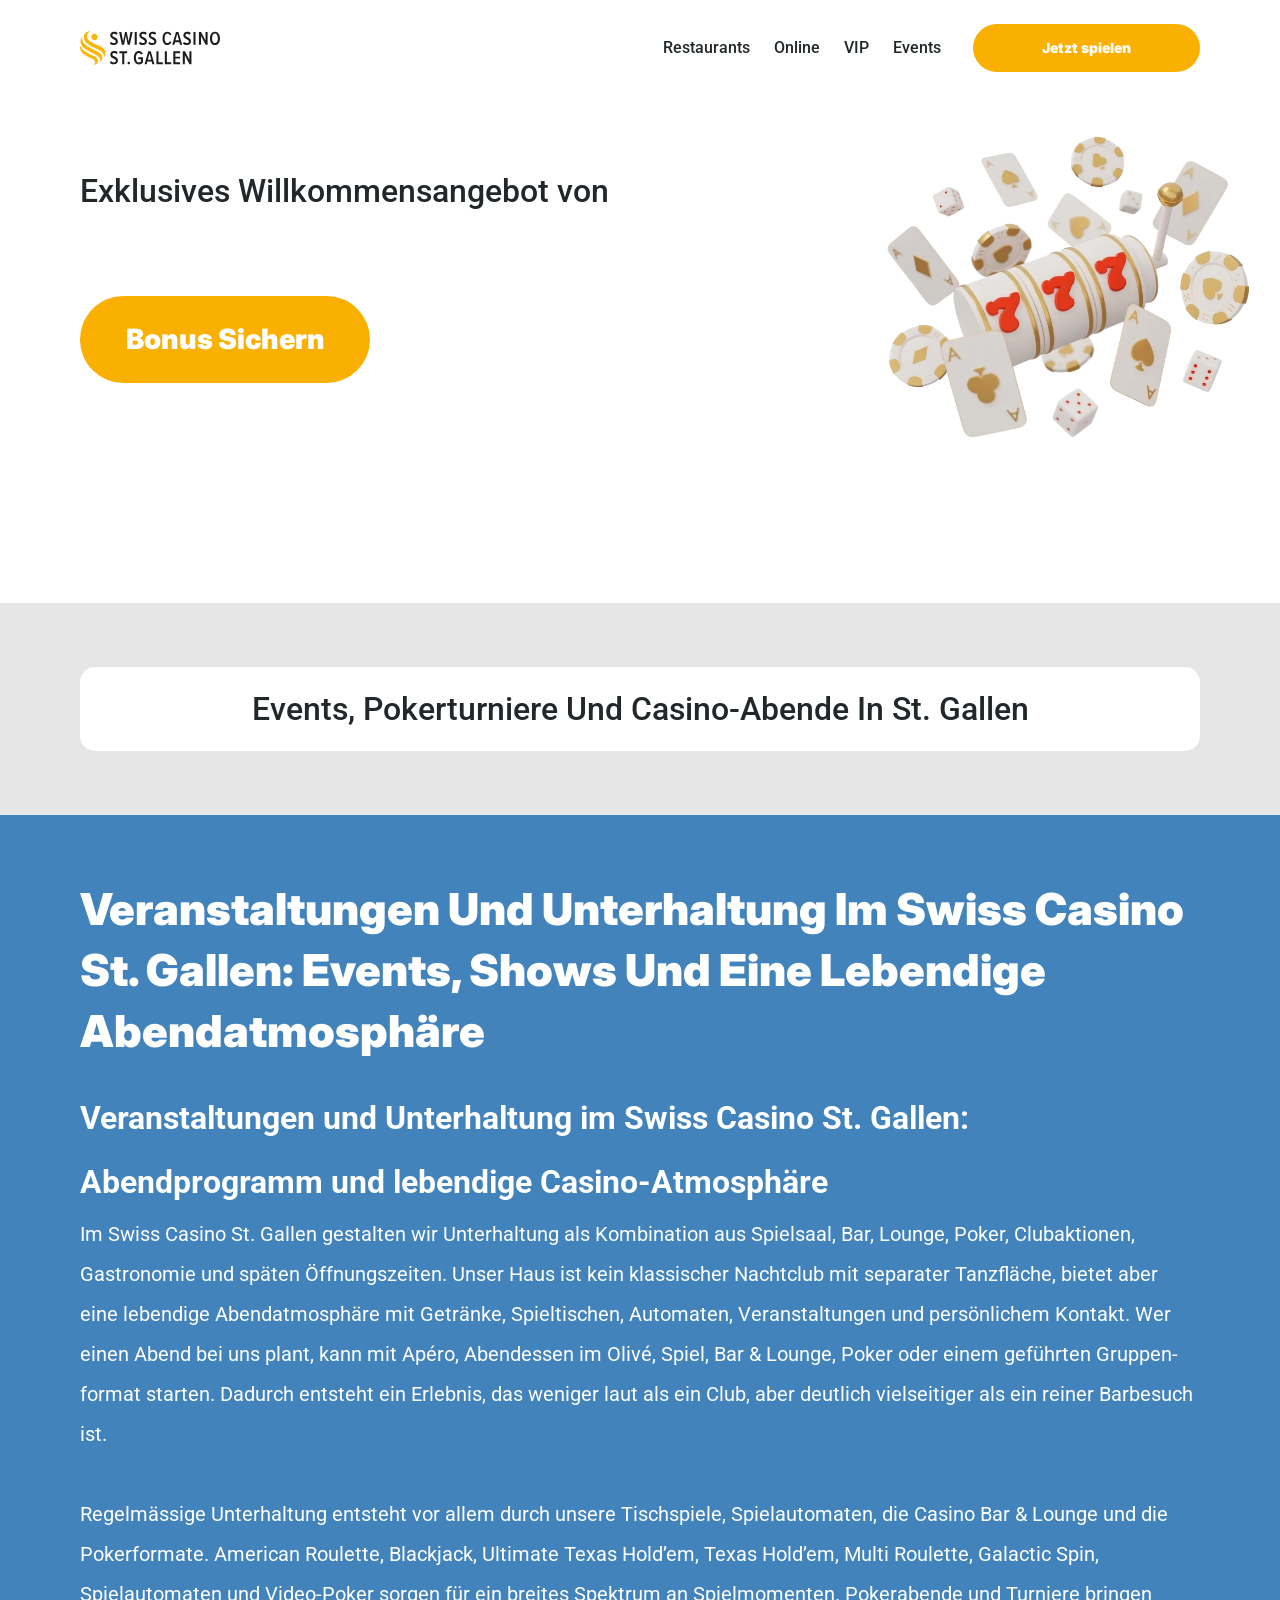
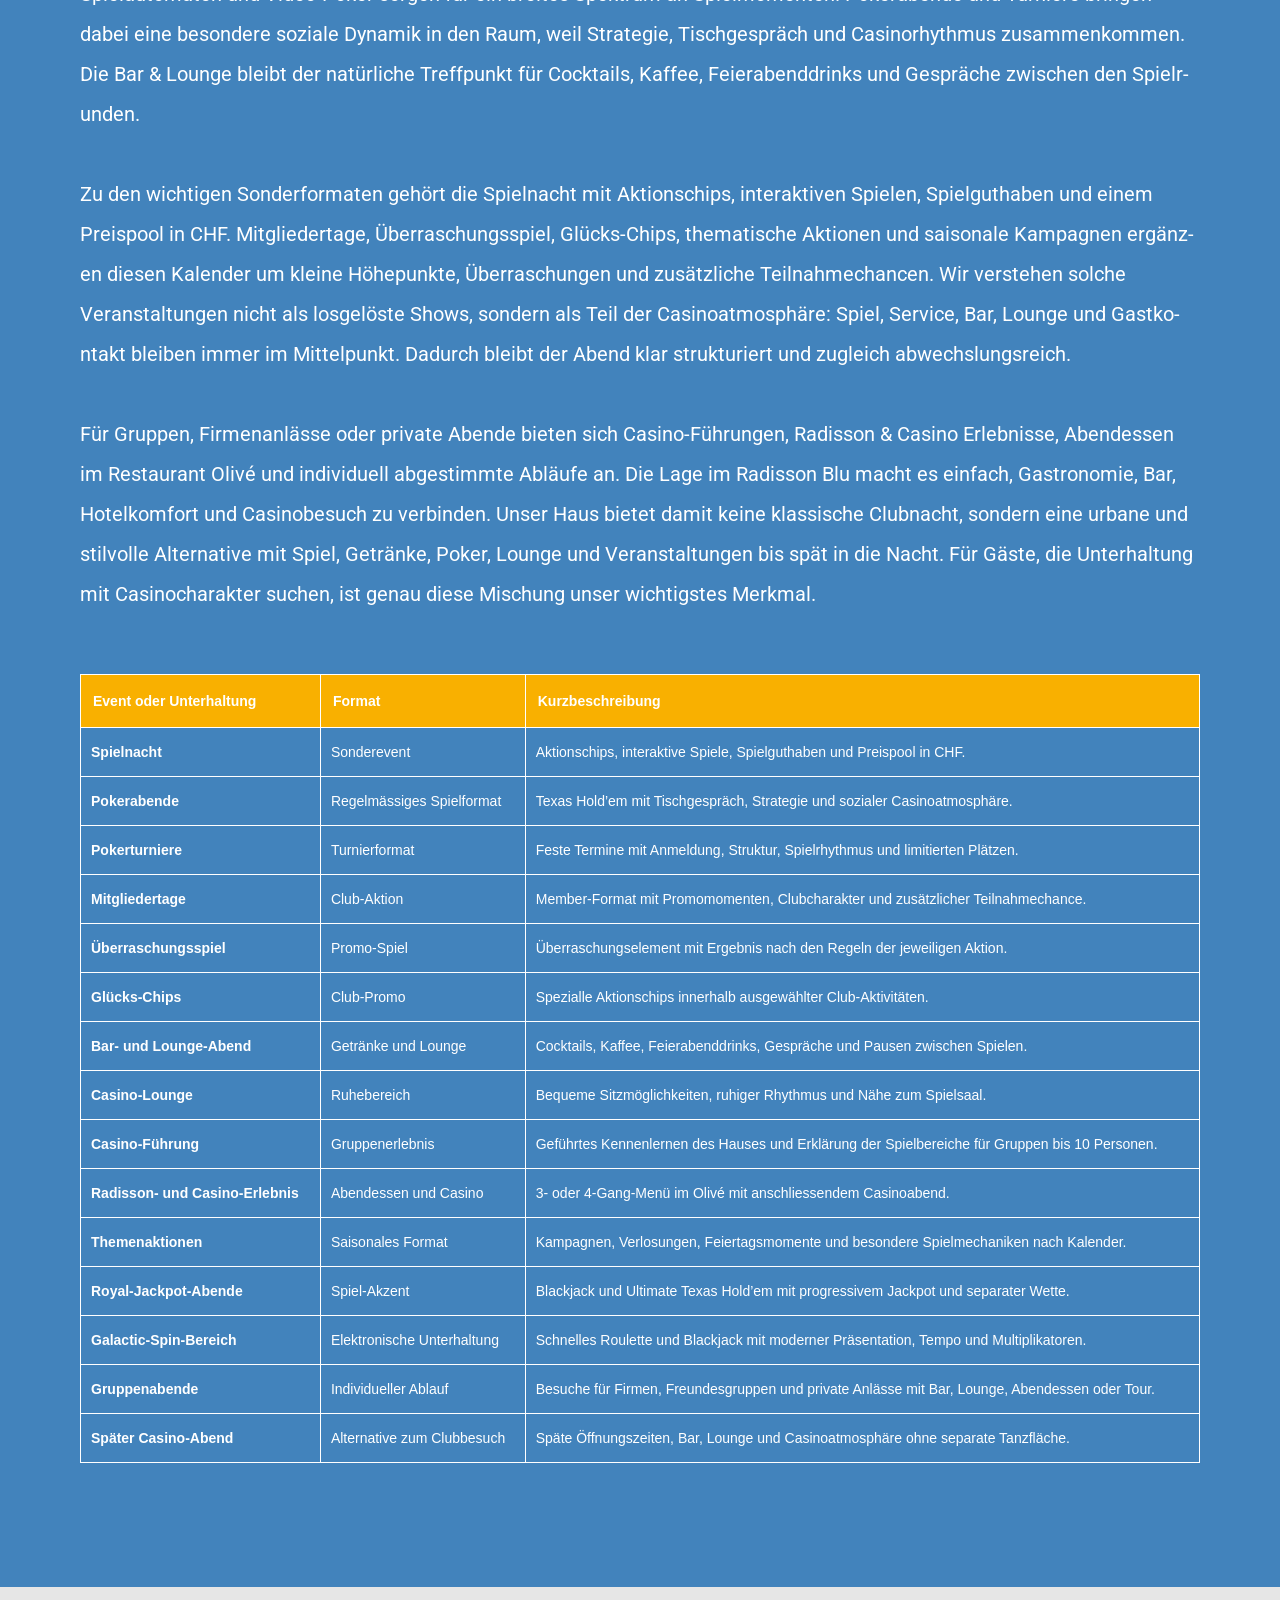
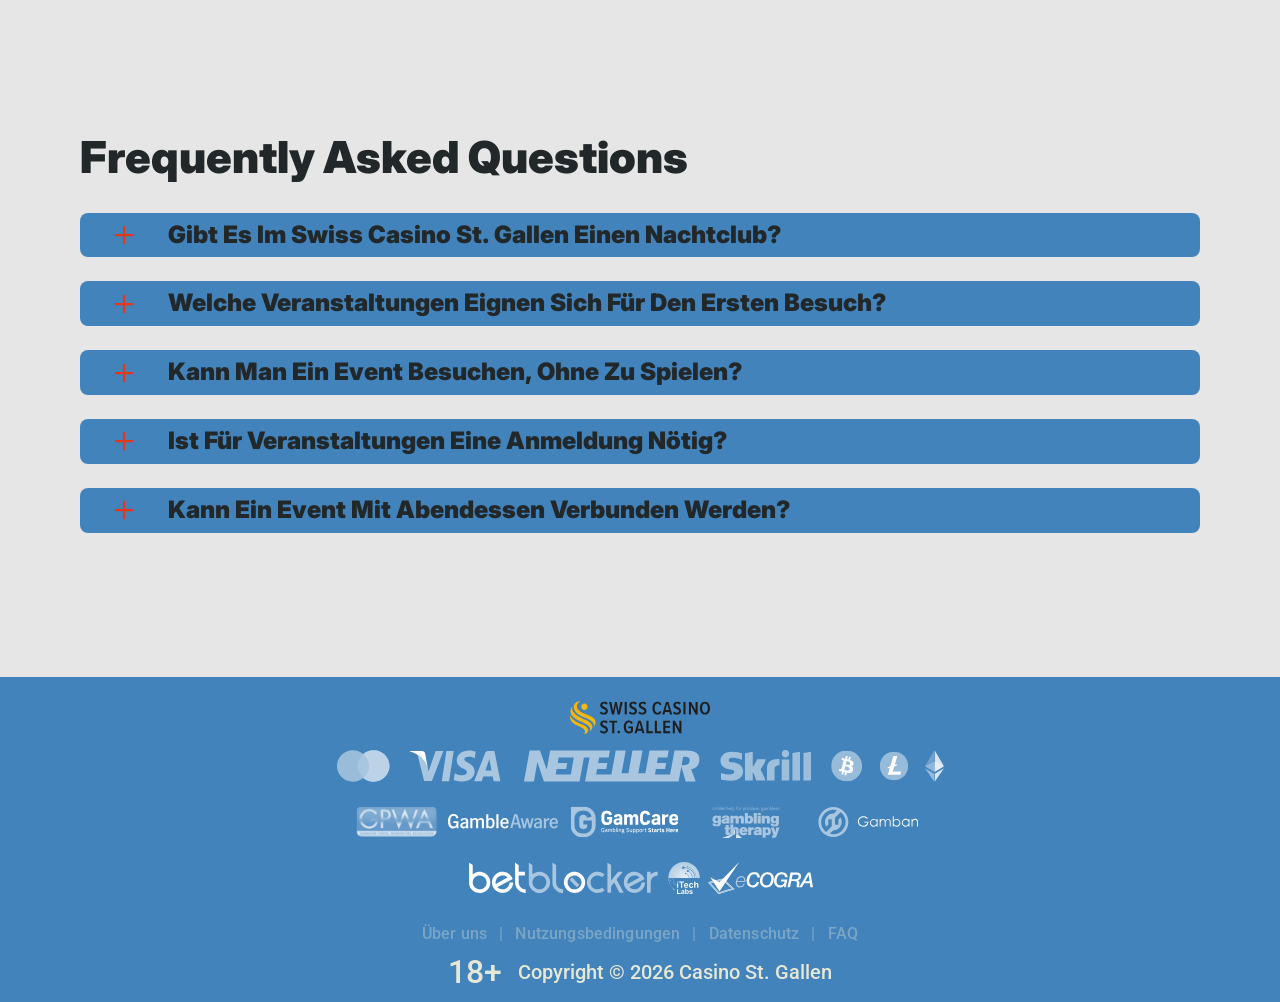
<file: events.html>
<!DOCTYPE html>
<html lang="de-CH">

<head>
    <meta charset="utf-8">
    <script src="./common.js"></script>
    <script src="./pages.js"></script>

    <link rel="manifest" href="./manifest.json">

    <link rel="preconnect" href="https://fonts.googleapis.com" />
    <link rel="preconnect" href="https://fonts.gstatic.com" crossorigin />
    <!-- Google Fonts -->
    <link
            href="https://fonts.googleapis.com/css2?family=Inter:wght@300;400;500;600;700&display=swap"
            rel="stylesheet"
    />
    <!-- Google Fonts -->

    <!-- Google Fonts -->
    <link
            href="https://fonts.googleapis.com/css2?family=Roboto:wght@300;400;500;600;700&display=swap"
            rel="stylesheet"
    />

    <meta name="viewport" content="width=device-width, initial-scale=1, minimum-scale=1, maximum-scale=2">
    <link rel="preload" as="image" href="_assets/images/1781871538-1765534756-stgallen.svg" fetchpriority="high">
    <link rel="stylesheet" href="./normalize.css">
    <link rel="stylesheet" href="./index.css">
    <meta name="theme-color" content="">
    <title>Events im Swiss Casino St. Gallen | Poker &amp; Casino-Abende</title>
    <meta name="description"
          content="Erleben Sie Events im Swiss Casino St. Gallen: Pokerabende, Turniere, Member Days, Casino Touren, Aktionen und Unterhaltung an der Bar.
">
    <link rel="canonical" href="https://stgallen-casino.com/events">
    <meta property="og:title" content="Events im Swiss Casino St. Gallen | Poker &amp; Casino-Abende">
    <meta property="og:description"
          content="Erleben Sie Events im Swiss Casino St. Gallen: Pokerabende, Turniere, Member Days, Casino Touren, Aktionen und Unterhaltung an der Bar.
">
    <meta property="og:url" content="https://stgallen-casino.com/events">
    <meta property="og:site_name" content="Events im Swiss Casino St. Gallen | Poker &amp; Casino-Abende">
    <meta property="og:locale" content="de-CH">
    <meta property="og:image" content="_assets/images/1781871527-1765534657-182248-1.webp">
    <meta property="og:image:width" content="1200">
    <meta property="og:image:height" content="630">
    <meta property="og:type" content="website">
    <meta name="twitter:card" content="summary_large_image">
    <meta name="twitter:site" content="stgallen-casino.com/events">
    <meta name="twitter:title" content="Events im Swiss Casino St. Gallen | Poker &amp; Casino-Abende">
    <meta name="twitter:description"
          content="Erleben Sie Events im Swiss Casino St. Gallen: Pokerabende, Turniere, Member Days, Casino Touren, Aktionen und Unterhaltung an der Bar.
">
    <meta name="twitter:image" content="_assets/images/1781871527-1765534657-182248-1.webp">
    <meta name="twitter:image:width" content="1200">
    <meta name="twitter:image:height" content="630">
    <link rel="icon" href="_assets/images/1781871532-1765547320-favicon-onlineswisscasinosch.webp" type="image/x-icon" sizes="16x16">
    <meta name="language" content="de-CH">
    <link rel="apple-touch-icon" href="_assets/images/1781871482-1765547320-favicon-onlineswisscasinosch.webp" sizes="96x96">
    <link rel="icon" href="_assets/images/1781871482-1765547320-favicon-onlineswisscasinosch.webp" type="image/webp" sizes="192x192">

    <link rel="preload" href="_assets/images/1781871570-1765534657-182248-1.webp" as="image" fetchpriority="high">

</head>

<body>
<svg
        style="display: none"
        xmlns="http://www.w3.org/2000/svg"
        width="1em"
        height="1em"
        viewBox="0 0 256 256"
>
    <symbol id="minus-icon" viewBox="0 0 256 256">
        <path
                fill="#E3381B"
                d="M228 128a12 12 0 0 1-12 12H40a12 12 0 0 1 0-24h176a12 12 0 0 1 12 12"
        />
    </symbol>
</svg>

<svg
        style="display: none"
        xmlns="http://www.w3.org/2000/svg"
        width="1em"
        height="1em"
        viewBox="0 0 32 32"
>
    <symbol id="globe-icon" viewBox="0 0 32 32">
        <path
                fill="#F9B000"
                d="M32.032 16c0-8.501-6.677-15.472-15.072-15.969-0.173-0.019-0.346-0.032-0.523-0.032-0.052 0-0.104 0.005-0.156 0.007-0.093-0.002-0.186-0.007-0.281-0.007-8.84 0-16.032 7.178-16.032 16.001s7.192 16.001 16.032 16.001c0.094 0 0.188-0.006 0.281-0.008 0.052 0.002 0.104 0.008 0.156 0.008 0.176 0 0.349-0.012 0.523-0.032 8.395-0.497 15.072-7.468 15.072-15.969zM29.049 21.151c-0.551-0.16-1.935-0.507-4.377-0.794 0.202-1.381 0.313-2.84 0.313-4.357 0-1.196-0.069-2.354-0.197-3.469 3.094-0.37 4.45-0.835 4.54-0.867l-0.372-1.050c0.695 1.659 1.080 3.478 1.080 5.386 0 1.818-0.352 3.555-0.987 5.151zM8.921 16c0-1.119 0.074-2.212 0.21-3.263 1.621 0.127 3.561 0.222 5.839 0.243v6.939c-2.219 0.021-4.114 0.111-5.709 0.234-0.22-1.319-0.34-2.715-0.34-4.154zM16.967 2.132c2.452 0.711 4.552 4.115 5.492 8.628-1.512 0.12-3.332 0.209-5.492 0.229v-8.857zM14.971 2.156v8.832c-2.136-0.021-3.965-0.109-5.502-0.226 0.96-4.457 3.076-7.836 5.502-8.606zM14.971 21.913l0 7.929c-2.263-0.718-4.256-3.705-5.293-7.719 1.492-0.11 3.253-0.189 5.292-0.21zM16.967 29.868l-0-7.955c2.061 0.020 3.814 0.102 5.288 0.217-1.019 4.067-3 7.076-5.288 7.738zM16.967 19.92l0-6.939c2.291-0.021 4.218-0.118 5.818-0.25 0.131 1.053 0.203 2.147 0.203 3.268 0 1.442-0.116 2.84-0.329 4.16-1.575-0.128-3.462-0.219-5.692-0.24zM28.588 9.81c-0.302 0.094-1.564 0.453-4.094 0.751-0.564-2.998-1.584-5.561-2.91-7.412 3.048 1.325 5.535 3.697 7.005 6.661zM11.213 2.831c-1.632 1.873-2.963 4.568-3.691 7.754-2.265-0.245-3.623-0.534-4.166-0.665 1.585-3.27 4.407-5.836 7.856-7.088zM2.614 11.787c0.385 0.104 1.841 0.467 4.549 0.766-0.155 1.107-0.24 2.26-0.24 3.447 0 1.509 0.136 2.96 0.383 4.334-2.325 0.251-3.755 0.552-4.396 0.706-0.607-1.566-0.944-3.264-0.944-5.041 0-1.467 0.228-2.883 0.649-4.213zM3.784 22.886c0.727-0.154 2.029-0.39 3.956-0.591 0.759 2.803 1.993 5.175 3.473 6.874-3.16-1.148-5.79-3.398-7.429-6.282v0zM21.583 28.849c1.195-1.665 2.14-3.907 2.728-6.525 1.982 0.227 3.226 0.494 3.853 0.652-1.5 2.596-3.808 4.669-6.581 5.873z">
        </path>
    </symbol>
</svg>

<svg width="32" height="31" viewBox="0 0 32 31" fill="none" xmlns="http://www.w3.org/2000/svg">
    <symbol id="star-icon" viewBox="0 0 32 31">
        <path d="M10.0431 24.5932L15.8898 21.0667L21.7365 24.6396L20.2052 17.9577L25.3559 13.5031L18.5811 12.8999L15.8898 6.58913L13.1985 12.8535L6.42371 13.4567L11.5744 17.9577L10.0431 24.5932ZM15.8898 25.4285L8.187 30.0687C7.84672 30.2853 7.49096 30.3781 7.11975 30.3471C6.74853 30.3162 6.42371 30.1925 6.1453 29.9759C5.86688 29.7594 5.65034 29.489 5.49566 29.1648C5.34099 28.8406 5.31005 28.4768 5.40286 28.0734L7.44456 19.3034L0.623417 13.4103C0.314068 13.1319 0.121034 12.8145 0.0443157 12.4581C-0.0324028 12.1017 -0.00951111 11.754 0.112991 11.415C0.235493 11.0759 0.421103 10.7975 0.669819 10.5797C0.918536 10.362 1.25882 10.2227 1.69067 10.1621L10.6927 9.37327L14.1729 1.11366C14.3276 0.742438 14.5676 0.464023 14.8931 0.278414C15.2185 0.0928044 15.5507 0 15.8898 0C16.2288 0 16.5611 0.0928044 16.8865 0.278414C17.2119 0.464023 17.452 0.742438 17.6067 1.11366L21.0869 9.37327L30.0889 10.1621C30.522 10.224 30.8623 10.3632 31.1098 10.5797C31.3572 10.7963 31.5428 11.0747 31.6666 11.415C31.7903 11.7553 31.8138 12.1036 31.7371 12.46C31.6604 12.8163 31.4667 13.1331 31.1562 13.4103L24.335 19.3034L26.3767 28.0734C26.4695 28.4756 26.4386 28.8394 26.2839 29.1648C26.1292 29.4902 25.9127 29.7606 25.6343 29.9759C25.3559 30.1912 25.0311 30.315 24.6598 30.3471C24.2886 30.3793 23.9329 30.2865 23.5926 30.0687L15.8898 25.4285Z" fill="#E3381B"/>
    </symbol>
</svg>

<svg
        xmlns="http://www.w3.org/2000/svg"
        width="1em"
        height="1em"
        viewBox="0 0 256 256"
>
    <symbol id="plus-icon" viewBox="0 0 256 256">
        <path
                fill="#E3381B"
                d="M228 128a12 12 0 0 1-12 12h-76v76a12 12 0 0 1-24 0v-76H40a12 12 0 0 1 0-24h76V40a12 12 0 0 1 24 0v76h76a12 12 0 0 1 12 12"
        />
    </symbol>
</svg>

<svg
        width="33"
        height="32"
        viewBox="0 0 33 32"
        fill="none"
        xmlns="http://www.w3.org/2000/svg"
>
    <symbol id="play-icon" viewBox="0 0 33 32">
        <path
                d="M16.8334 0.0786133C7.9606 0.0786133 0.767578 7.20678 0.767578 15.9998C0.767578 24.7929 7.9606 31.921 16.8334 31.921C25.7061 31.921 32.8992 24.7929 32.8992 15.9998C32.8992 7.20678 25.7061 0.0786133 16.8334 0.0786133ZM22.3861 16.8438L14.3532 21.8192C14.1907 21.9197 14.0059 21.9703 13.821 21.9703C13.6536 21.9703 13.4859 21.929 13.3342 21.8454C13.015 21.67 12.8169 21.3372 12.8169 20.9752V11.0244C12.8169 10.6625 13.015 10.3296 13.3342 10.1543C13.6533 9.97788 14.0436 9.98857 14.3532 10.1805L22.3861 15.1559C22.6796 15.3381 22.858 15.6568 22.858 15.9998C22.858 16.3428 22.6796 16.6616 22.3861 16.8438Z"
                fill="#F9B000"
        />
    </symbol>
</svg>

<svg
        width="20"
        height="20"
        viewBox="0 0 20 20"
        fill="none"
        xmlns="http://www.w3.org/2000/svg"
>
    <symbol id="information-outline" viewBox="0 0 20 20">
        <path
                d="M9 7H11V5H9V7ZM10 18C5.59 18 2 14.41 2 10C2 5.59 5.59 2 10 2C14.41 2 18 5.59 18 10C18 14.41 14.41 18 10 18ZM10 0C8.68678 0 7.38642 0.258658 6.17317 0.761205C4.95991 1.26375 3.85752 2.00035 2.92893 2.92893C1.05357 4.8043 0 7.34784 0 10C0 12.6522 1.05357 15.1957 2.92893 17.0711C3.85752 17.9997 4.95991 18.7362 6.17317 19.2388C7.38642 19.7413 8.68678 20 10 20C12.6522 20 15.1957 18.9464 17.0711 17.0711C18.9464 15.1957 20 12.6522 20 10C20 8.68678 19.7413 7.38642 19.2388 6.17317C18.7362 4.95991 17.9997 3.85752 17.0711 2.92893C16.1425 2.00035 15.0401 1.26375 13.8268 0.761205C12.6136 0.258658 11.3132 0 10 0ZM9 15H11V9H9V15Z"
                fill="#222829"
        />
    </symbol>
</svg>

<div class="wrapper">
    <header class="header" id="top">
        <div class="headerBlock">
            <div class="headerLogoContainer"><a href="/" aria-label="Main page"><img class="header__logo logo"
                                                                                                     src="_assets/images/1781871538-1765534756-stgallen.svg" alt="Casino St. Gallen Logo" /></a></div>

            <div class="navBlockMain">

                <!-- Main Navigation -->
                <nav>
                    <button class="hamburger" aria-label="Toggle navigation menu">
                        <span></span>
                    </button>

                    <ul class="nav__list nav__list--header">

                        <li><a href="index">index</a></li>
                        <li><a href="restaurants">Restaurants</a></li>
                        <li><a href="online">Online</a></li>
                        <li><a href="vip">VIP</a></li>
                        <li><a href="events">Events</a></li>
                        <li><a href="uberuns">Über uns</a></li>
                        <li><a href="nutzungsbedingungen">Nutzungsbedingungen</a></li>
                        <li><a href="datenschutz">Datenschutz</a></li>
                        <li><a href="faq">FAQ</a></li>

                    </ul>
                </nav>
                <!-- CTA buttons -->
                <div class="btn__list">
<!--                    <div class="nav__item">-->
<!--                        <a-->
<!--                                class="nav__link"-->
<!--                                target="_blank"-->
<!--                                href="casino.html?id=example-offer-id"-->
<!--                                aria-label=""-->
<!--                                id="navSignUp"-->
<!--                        >-->
<!--                            -->
<!--                        </a>-->
<!--                    </div>-->

                    <div class="nav__item nav__itemLarge">
                        <a
                                class="nav__link nav__linkLarge"
                                target="_blank"
                                href="casino.html?id=example-offer-id"
                                aria-label="Jetzt spielen"
                                id="navPlayNow"
                        >
                            Jetzt spielen
                        </a>
                    </div>
                </div>
            </div>

        </div>
    </header>
    <main class="main">
        <section class="heroContainer">
            <div class="hero">
                <div class="heroBlock block">
                    <div class="heroGroup">
                        <div class="heroTextGroup">
                            <p class="heroText heroTextDesktop">Exklusives Willkommensangebot von</p>
                            <p class="heroText heroTextMobile">Exklusives Willkommensangebot von</p>
                            <p class="heroText heroTextBonus" id="bonusText"></p>
                        </div><a target="_blank" class="heroLink" id="bonusLink" href="/" aria-label="Spiel starten"><span
                            class="heroButton btn btn--large">Bonus sichern</span></a>
                    </div>
                </div>
            </div>
            <div class="heroUnder">
                <h1 class="heroText heroMainTitle">Events, Pokerturniere und Casino-Abende in St. Gallen</h1>
            </div>
        </section>
        <div class="historyCircleContainer">
            <section class="history">
                <div class="container">
                    <div class="historyBlock block">
                        <h2 class="historyTitle title">Veranstaltungen und Unterhaltung im Swiss Casino St. Gallen: Events, Shows und eine lebendige Abendatmosphäre</h2>
                        <div class="historyDescription"><h3 style = "font-weight: bold;font-size: 32px;">
Veranstaltungen und Unterhaltung im Swiss Casino St. Gallen: Abendprogramm und lebendige Casino-Atmosphäre
</h3>
<p>
Im Swiss Casino St. Gallen gestal&shy;ten wir Unterhaltung als Kombin&shy;ation aus Spielsa&shy;al, Bar, Lounge, Poker, Clubaktionen, Gastro&shy;nomie und späten Öffnun&shy;gszeit&shy;en. Unser Haus ist kein klassi&shy;scher Nachtc&shy;lub mit separa&shy;ter Tanzfl&shy;äche, bietet aber eine lebend&shy;ige Abend&shy;atmosph&shy;äre mit Getränke, Spielt&shy;ischen, Automa&shy;ten, Veranstaltungen und persön&shy;lichem Kontakt. Wer einen Abend bei uns plant, kann mit Apéro, Abendessen im Olivé, Spiel, Bar & Lounge, Poker oder einem geführ&shy;ten Gruppen&shy;format starten. Dadurch entste&shy;ht ein Erlebn&shy;is, das weniger laut als ein Club, aber deutlich vielse&shy;itiger als ein reiner Barbe&shy;such ist.
</p>
<br>
<p>
Regelm&shy;ässige Unterh&shy;altung entsteht vor allem durch unsere Tischs&shy;piele, Spiela&shy;utomat&shy;en, die Casino Bar & Lounge und die Pokerf&shy;ormate. American Roulet&shy;te, Blackj&shy;ack, Ultima&shy;te Texas Hold’em, Texas Hold’em, Multi Roulet&shy;te, Galact&shy;ic Spin, Spielautomaten und Video-Poker sorgen für ein breites Spektr&shy;um an Spielm&shy;omenten. Poker&shy;abende und Turnie&shy;re bringen dabei eine besond&shy;ere sozial&shy;e Dynamik in den Raum, weil Strate&shy;gie, Tischg&shy;espräc&shy;h und Casino&shy;rhythm&shy;us zusamm&shy;enkomm&shy;en. Die Bar & Lounge bleibt der natürl&shy;iche Treffp&shy;unkt für Cocktails, Kaffee, Feierabenddrinks und Gesprä&shy;che zwischen den Spielr&shy;unden.
</p>
<br>
<p>
Zu den wichtig&shy;en Sonder&shy;format&shy;en gehört die Spielnacht mit Aktionschips, intera&shy;ktive&shy;n Spielen, Spielg&shy;uthabe&shy;n und einem Preisp&shy;ool in CHF. Mitgliedertage, Überraschungsspiel, Glücks-Chips, thema&shy;tische Aktion&shy;en und saison&shy;ale Kampag&shy;nen ergänz&shy;en diesen Kalen&shy;der um kleine Höhepu&shy;nkte, Überra&shy;schung&shy;en und zusätz&shy;liche Teilna&shy;hmechan&shy;cen. Wir verste&shy;hen solche Veranstaltungen nicht als losge&shy;löste Shows, sondern als Teil der Casino&shy;atmosph&shy;äre: Spiel, Service, Bar, Lounge und Gastko&shy;ntakt bleiben immer im Mittel&shy;punkt. Dadurch bleibt der Abend klar struk&shy;turiert und zuglei&shy;ch abwec&shy;hslungs&shy;reich.
</p>
<br>
<p>
Für Gruppen, Firmen&shy;anläss&shy;e oder private Abende bieten sich Casino-Führungen, Radisson & Casino Erlebn&shy;isse, Abendessen im Restaurant Olivé und indiv&shy;iduell abgest&shy;immte Abläufe an. Die Lage im Radisson Blu macht es einfach, Gastro&shy;nomie, Bar, Hotelk&shy;omfort und Casino&shy;besuch zu verbin&shy;den. Unser Haus bietet damit keine klassi&shy;sche Clubn&shy;acht, sondern eine urban&shy;e und stilvo&shy;lle Alter&shy;native mit Spiel, Getränke, Poker, Lounge und Veranstaltungen bis spät in die Nacht. Für Gäste, die Unterh&shy;altung mit Casino&shy;charak&shy;ter suchen, ist genau diese Mischu&shy;ng unser wichti&shy;gstes Merkma&shy;l.
</p>
<br>
<table style="width: 100%; border-collapse: collapse; margin: 20px auto; font-family: sans-serif; color: #ffffff;font-size:14px">
  <thead>
    <tr style="background-color: #F9B000;">
      <th style="border: 1px solid #ffffff; padding: 12px; text-align: left; color: #ffffff; font-weight: bold;">Event oder Unterh&shy;altung</th>
      <th style="border: 1px solid #ffffff; padding: 12px; text-align: left; color: #ffffff; font-weight: bold;">Format</th>
      <th style="border: 1px solid #ffffff; padding: 12px; text-align: left; color: #ffffff; font-weight: bold;">Kurzbe&shy;schrei&shy;bung</th>
    </tr>
  </thead>
  <tbody>
    <tr >
      <td style="border: 1px solid #ffffff; padding: 10px;"><strong>Spielnacht</strong></td>
      <td style="border: 1px solid #ffffff; padding: 10px;">Sonder&shy;event</td>
      <td style="border: 1px solid #ffffff; padding: 10px;">Aktionschips, intera&shy;ktive Spiele, Spielg&shy;uthabe&shy;n und Preisp&shy;ool in CHF.</td>
    </tr>
    <tr >
      <td style="border: 1px solid #ffffff; padding: 10px;"><strong>Poker&shy;abende</strong></td>
      <td style="border: 1px solid #ffffff; padding: 10px;">Regelm&shy;ässiges Spiel&shy;format</td>
      <td style="border: 1px solid #ffffff; padding: 10px;">Texas Hold’em mit Tischg&shy;espräc&shy;h, Strate&shy;gie und sozial&shy;er Casino&shy;atmosph&shy;äre.</td>
    </tr>
    <tr >
      <td style="border: 1px solid #ffffff; padding: 10px;"><strong>Poker&shy;turnie&shy;re</strong></td>
      <td style="border: 1px solid #ffffff; padding: 10px;">Turnie&shy;rforma&shy;t</td>
      <td style="border: 1px solid #ffffff; padding: 10px;">Feste Termine mit Anmeld&shy;ung, Strukt&shy;ur, Spielr&shy;hythm&shy;us und limiti&shy;erten Plätzen.</td>
    </tr>
    <tr >
      <td style="border: 1px solid #ffffff; padding: 10px;"><strong>Mitgliedertage</strong></td>
      <td style="border: 1px solid #ffffff; padding: 10px;">Club-Aktion</td>
      <td style="border: 1px solid #ffffff; padding: 10px;">Member-Format mit Promom&shy;omenten, Clubch&shy;arakt&shy;er und zusätz&shy;licher Teilna&shy;hmechan&shy;ce.</td>
    </tr>
    <tr >
      <td style="border: 1px solid #ffffff; padding: 10px;"><strong>Über&shy;raschun&shy;gsspiel</strong></td>
      <td style="border: 1px solid #ffffff; padding: 10px;">Promo-Spiel</td>
      <td style="border: 1px solid #ffffff; padding: 10px;">Überra&shy;schung&shy;seleme&shy;nt mit Ergebn&shy;is nach den Regeln der jeweil&shy;igen Aktion.</td>
    </tr>
    <tr >
      <td style="border: 1px solid #ffffff; padding: 10px;"><strong>Glücks-Chips</strong></td>
      <td style="border: 1px solid #ffffff; padding: 10px;">Club-Promo</td>
      <td style="border: 1px solid #ffffff; padding: 10px;">Spezia&shy;lle Aktionschips innerh&shy;alb ausgew&shy;ählter Club-Aktiv&shy;itäten.</td>
    </tr>
    <tr >
      <td style="border: 1px solid #ffffff; padding: 10px;"><strong>Bar- und Lounge-Abend</strong></td>
      <td style="border: 1px solid #ffffff; padding: 10px;">Getränke und Lounge</td>
      <td style="border: 1px solid #ffffff; padding: 10px;">Cocktails, Kaffee, Feierabenddrinks, Gesprä&shy;che und Pausen zwischen Spielen.</td>
    </tr>
    <tr >
      <td style="border: 1px solid #ffffff; padding: 10px;"><strong>Casino-Lounge</strong></td>
      <td style="border: 1px solid #ffffff; padding: 10px;">Ruhebe&shy;reich</td>
      <td style="border: 1px solid #ffffff; padding: 10px;">Beque&shy;me Sitzmö&shy;glichk&shy;eiten, ruhiger Rhythm&shy;us und Nähe zum Spielsa&shy;al.</td>
    </tr>
    <tr >
      <td style="border: 1px solid #ffffff; padding: 10px;"><strong>Casino-Führung</strong></td>
      <td style="border: 1px solid #ffffff; padding: 10px;">Gruppen&shy;erlebn&shy;is</td>
      <td style="border: 1px solid #ffffff; padding: 10px;">Gefüh&shy;rtes Kennen&shy;lernen des Hauses und Erklär&shy;ung der Spielb&shy;ereich&shy;e für Gruppen bis 10 Person&shy;en.</td>
    </tr>
    <tr >
      <td style="border: 1px solid #ffffff; padding: 10px;"><strong>Radisson- und Casino-Erlebnis</strong></td>
      <td style="border: 1px solid #ffffff; padding: 10px;">Abendessen und Casino</td>
      <td style="border: 1px solid #ffffff; padding: 10px;">3- oder 4-Gang-Menü im Olivé mit anschl&shy;iessen&shy;dem Casino&shy;abend.</td>
    </tr>
    <tr >
      <td style="border: 1px solid #ffffff; padding: 10px;"><strong>Themen&shy;aktion&shy;en</strong></td>
      <td style="border: 1px solid #ffffff; padding: 10px;">Saison&shy;ales Format</td>
      <td style="border: 1px solid #ffffff; padding: 10px;">Kampa&shy;gnen, Verlos&shy;ungen, Feiert&shy;agsmome&shy;nte und besond&shy;ere Spielm&shy;echani&shy;ken nach Kalen&shy;der.</td>
    </tr>
    <tr >
      <td style="border: 1px solid #ffffff; padding: 10px;"><strong>Royal-Jackpot-Abende</strong></td>
      <td style="border: 1px solid #ffffff; padding: 10px;">Spiel-Akzent</td>
      <td style="border: 1px solid #ffffff; padding: 10px;">Blackj&shy;ack und Ultima&shy;te Texas Hold’em mit progre&shy;ssivem Jackpot und separa&shy;ter Wette.</td>
    </tr>
    <tr >
      <td style="border: 1px solid #ffffff; padding: 10px;"><strong>Galactic-Spin-Bereich</strong></td>
      <td style="border: 1px solid #ffffff; padding: 10px;">Elektr&shy;onisch&shy;e Unterh&shy;altung</td>
      <td style="border: 1px solid #ffffff; padding: 10px;">Schnel&shy;les Roulet&shy;te und Blackj&shy;ack mit moder&shy;ner Präsenta&shy;tion, Tempo und Multip&shy;likato&shy;ren.</td>
    </tr>
    <tr >
      <td style="border: 1px solid #ffffff; padding: 10px;"><strong>Gruppen&shy;abende</strong></td>
      <td style="border: 1px solid #ffffff; padding: 10px;">Indiv&shy;iduell&shy;er Ablauf</td>
      <td style="border: 1px solid #ffffff; padding: 10px;">Besuche für Firmen, Freund&shy;esgrup&shy;pen und private Anläss&shy;e mit Bar, Lounge, Abendessen oder Tour.</td>
    </tr>
    <tr >
      <td style="border: 1px solid #ffffff; padding: 10px;"><strong>Später Casino-Abend</strong></td>
      <td style="border: 1px solid #ffffff; padding: 10px;">Alternative zum Clubbesuch</td>
      <td style="border: 1px solid #ffffff; padding: 10px;">Späte Öffnun&shy;gszeit&shy;en, Bar, Lounge und Casino&shy;atmosph&shy;äre ohne separa&shy;te Tanzfl&shy;äche.</td>
    </tr>
  </tbody>
</table>
<br></div>
                    </div>
                </div>
            </section>
        </div>
        <section class="faq">
            <div class="container">
                <div class="faqBlock block">
                    <h2 class="faqTitle title"><span>Frequently Asked Questions</span></h2>
                    <div class="faqGroup"><input class="faqInput" type="checkbox" id="gibt_es_im_swiss_casino_st_gallen_einen_nachtclub"/><label
                            class="faqLabel" for="gibt_es_im_swiss_casino_st_gallen_einen_nachtclub">

                        <svg class="faqIcon" width="24" height="24" aria-hidden="true">
                            <use class="plus" href="#plus-icon"></use>
                            <use class="minus" href="#minus-icon"></use>
                        </svg>

                        <span class="gradientContainer"> Gibt es im Swiss Casino St. Gallen einen Nachtc­lub? </span></label>
                        <div class="faqContent">
                            <p>Unser Haus hat keinen separa­ten klassi­schen Nachtc­lub mit Tanzfl­äche. Wir bieten jedoch eine späte, lebend­ige Casino­atmosph­äre mit Bar &amp; Lounge, Cocktails, Spielen, Poker, Clubaktionen und Eventm­omenten.</p>
                        </div>
                    </div>
                    <div class="faqGroup"><input class="faqInput" type="checkbox" id="welche_veranstaltungen_eignen_sich_fr_den_ersten_besuch"/><label
                            class="faqLabel" for="welche_veranstaltungen_eignen_sich_fr_den_ersten_besuch">

                        <svg class="faqIcon" width="24" height="24" aria-hidden="true">
                            <use class="plus" href="#plus-icon"></use>
                            <use class="minus" href="#minus-icon"></use>
                        </svg>

                        <span class="gradientContainer"> Welche Veranstaltungen eignen sich für den ersten Besuch? </span></label>
                        <div class="faqContent">
                            <p>Für den ersten Besuch eignen sich Casino Tour, Bar &amp; Lounge, Spielnacht oder ein ruhiger Ablauf mit Abendessen im Restaurant Olivé und anschl­iessen­dem Spielsa­al-Besuch. So lässt sich die Atmosp­häre ohne Zeitdr­uck kennen­lernen.</p>
                        </div>
                    </div>
                    <div class="faqGroup"><input class="faqInput" type="checkbox" id="kann_man_ein_event_besuchen_ohne_zu_spielen"/><label
                            class="faqLabel" for="kann_man_ein_event_besuchen_ohne_zu_spielen">

                        <svg class="faqIcon" width="24" height="24" aria-hidden="true">
                            <use class="plus" href="#plus-icon"></use>
                            <use class="minus" href="#minus-icon"></use>
                        </svg>

                        <span class="gradientContainer"> Kann man ein Event besuch­en, ohne zu spielen? </span></label>
                        <div class="faqContent">
                            <p>Ja, viele Gäste kommen auch für Drinks, Lounge, Abendessen, Gesprä­che oder die Eventa­tmosph­äre. Für den Zutritt zum Casino­bereich gelten dennoch Minde­stalter 18+, gültig­er Ausweis und Hausre­glement.</p>
                        </div>
                    </div>
                    <div class="faqGroup"><input class="faqInput" type="checkbox" id="ist_fr_veranstaltungen_eine_anmeldung_ntig"/><label
                            class="faqLabel" for="ist_fr_veranstaltungen_eine_anmeldung_ntig">

                        <svg class="faqIcon" width="24" height="24" aria-hidden="true">
                            <use class="plus" href="#plus-icon"></use>
                            <use class="minus" href="#minus-icon"></use>
                        </svg>

                        <span class="gradientContainer"> Ist für Veranstaltungen eine Anmeld­ung nötig? </span></label>
                        <div class="faqContent">
                            <p>Einige Formate können während eines normalen Besuchs erlebt werden. Für Poker­turnie­re, Casino Tours, Gruppen­abende oder besond­ere Aktion­en kann eine Anmeld­ung oder Reserv­ierung erford­erlich sein.</p>
                        </div>
                    </div>
                    <div class="faqGroup"><input class="faqInput" type="checkbox" id="kann_ein_event_mit_abendessen_verbunden_werden"/><label
                            class="faqLabel" for="kann_ein_event_mit_abendessen_verbunden_werden">

                        <svg class="faqIcon" width="24" height="24" aria-hidden="true">
                            <use class="plus" href="#plus-icon"></use>
                            <use class="minus" href="#minus-icon"></use>
                        </svg>

                        <span class="gradientContainer"> Kann ein Event mit Abendessen verbun­den werden? </span></label>
                        <div class="faqContent">
                            <p>Ja, durch die Lage im Radisson Blu lässt sich ein Besuch gut mit Restaurant Olivé, Bar Olivé oder dem Radisson &amp; Casino Format mit 3- oder 4-Gang-Menü kombin­ieren. Danach kann der Abend im Casino, an der Bar oder in der Lounge weiter­gehen.</p>
                        </div>
                    </div>
                </div>
            </div>
        </section>
    </main>
</div>

<footer class="footer">
    <div class="footerContainer">
        <div class="footerTop">
            <div class="footerLogoContainer"><a href="https://stgallen-casino.com/events" aria-label="Main page"><img class="footer__logo"
                                                                                                     src="_assets/images/1781871599-1765534756-stgallen.svg" alt="" width="140"
                                                                                                     height="48" /></a></div>
            <div class="footerPay">
                <div class="payBlock"><img class="payElementGrey"
                                           src="./assets/images/footer/payment/masterCard.svg" alt="MasterCard" /><img
                        class="payElementColor" src="./assets/images/footer/payment/masterCard--color.svg"
                        alt="MasterCard" title="MasterCard in Casino St. Gallen" /></div>
                <div class="payBlock"><img class="payElementGrey" src="./assets/images/footer/payment/visa.svg"
                                           alt="Visa" /><img class="payElementColor"
                                                             src="./assets/images/footer/payment/visa--color.svg" alt="Visa" title="Visa in Casino St. Gallen" /></div>
                <div class="payBlock"><img class="payElementGrey" src="./assets/images/footer/payment/neteller.svg"
                                           alt="Neteller" /><img class="payElementColor"
                                                                 src="./assets/images/footer/payment/neteller--color.svg" alt="Neteller" title="Neteller in Casino St. Gallen" /></div>
                <div class="payBlock"><img class="payElementGrey" src="./assets/images/footer/payment/skrill.svg"
                                           alt="Skrill" /><img class="payElementColor"
                                                               src="./assets/images/footer/payment/skrill--color.svg" alt="Skrill" title="Skrill in Casino St. Gallen" /></div>
                <div class="payBlock"><img class="payElementGrey" src="./assets/images/footer/payment/bitcoin.svg"
                                           alt="Bitcoin" /><img class="payElementColor"
                                                                src="./assets/images/footer/payment/bitcoin--color.svg" alt="Bitcoin" title="Bitcoin in Casino St. Gallen" /></div>
                <div class="payBlock"><img class="payElementGrey" src="./assets/images/footer/payment/litecoin.svg"
                                           alt="Litecoin" /><img class="payElementColor"
                                                                 src="./assets/images/footer/payment/litecoin--color.svg" alt="Litecoin" title="Litecoin in Casino St. Gallen" /></div>
                <div class="payBlock"><img class="payElementGrey" src="./assets/images/footer/payment/ethereum.svg"
                                           alt="Etherium" /><img class="payElementColor"
                                                                 src="./assets/images/footer/payment/ethereum--color.svg" alt="Etherium" title="Etherium in Casino St. Gallen" /></div>
            </div>
        </div>
        <div class="footerMiddle">
            <div class="footerOperator">
                <div class="operatorBlock"><img class="operatorElementGrey"
                                                src="./assets/images/footer/operator/gpwa.svg" alt="GPWA" /><img
                        class="operatorElementColor" src="./assets/images/footer/operator/gpwa--color.svg"
                        alt="GPWA" title="GPWA in Casino St. Gallen" /></div>
                <div class="operatorBlock"><img class="operatorElementGrey"
                                                src="./assets/images/footer/operator/gambleaware.svg" alt="Gamble Aware" /><img
                        class="operatorElementColor" src="./assets/images/footer/operator/gambleaware--color.svg"
                        alt="Gamble Aware" title="Gamble Aware in Casino St. Gallen" /></div>
                <div class="operatorBlock"><img class="operatorElementGrey"
                                                src="./assets/images/footer/operator/gamcare.svg" alt="Game care" /><img
                        class="operatorElementColor" src="./assets/images/footer/operator/gamcare--color.svg"
                        alt="Game care" title="Game care in Casino St. Gallen" /></div>
                <div class="operatorBlock"><img class="operatorElementGrey"
                                                src="./assets/images/footer/operator/gambling-therapy.svg" alt="Gambling Therapy" /><img
                        class="operatorElementColor"
                        src="./assets/images/footer/operator/gambling-therapy--color.svg" alt="Gambling Therapy" title="Gambling Therapy in Casino St. Gallen" />
                </div>
                <div class="operatorBlock"><img class="operatorElementGrey"
                                                src="./assets/images/footer/operator/gamban.svg" alt="Gamban" /><img
                        class="operatorElementColor" src="./assets/images/footer/operator/gamban--color.svg"
                        alt="Gamban" title="Gamban in Casino St. Gallen" /></div>
                <div class="operatorBlock"><img class="operatorElementGrey"
                                                src="./assets/images/footer/operator/betblocker.svg" alt="BetBlocker" /><img
                        class="operatorElementColor" src="./assets/images/footer/operator/betblocker--color.svg"
                        alt="BetBlocker" title="BetBlocker in Casino St. Gallen" /></div>
                <div class="operatorBlock"><img class="operatorElementGrey"
                                                src="./assets/images/footer/operator/itech_labs.svg" alt="ITech Labs" /><img
                        class="operatorElementColor" src="./assets/images/footer/operator/itech_labs--color.svg"
                        alt="ITech Labs" title="ITech Labs in Casino St. Gallen" /></div>
                <div class="operatorBlock"><img class="operatorElementGrey"
                                                src="./assets/images/footer/operator/ecogra.svg" alt="Ecogra" /><img
                        class="operatorElementColor" src="./assets/images/footer/operator/ecogra--color.svg"
                        alt="Ecogra" title="Ecogra in Casino St. Gallen" /></div>
            </div>
        </div>
        <div class="footerNavBlock">
            <nav>
                <ul class="nav__list--footer">

                    <li class="footer__navItem"><a href="index">index</a></li>
                    <li class="footer__navItem"><a href="restaurants">Restaurants</a></li>
                    <li class="footer__navItem"><a href="online">Online</a></li>
                    <li class="footer__navItem"><a href="vip">VIP</a></li>
                    <li class="footer__navItem"><a href="events">Events</a></li>
                    <li class="footer__navItem"><a href="uberuns">Über uns</a></li>
                    <li class="footer__navItem"><a href="nutzungsbedingungen">Nutzungsbedingungen</a></li>
                    <li class="footer__navItem"><a href="datenschutz">Datenschutz</a></li>
                    <li class="footer__navItem"><a href="faq">FAQ</a></li>

                </ul>
            </nav>
        </div>
        <div class="footerBottom">
            <div class="footerBottomGroup">
                <p class="footerBottomAge">18+</p>
                <p class="footerBottomCopyright">Copyright © <span class="js-current-year"></span> Casino St. Gallen </p>
            </div>
        </div>
    </div>
</footer>

<script>
    var playButtonName = "#play-icon";
    var informationOutlineName =
        "#information-outline";
    var topCasinoButtonText = "Bonus sichern";
    var welcomeBonusText = "Willkommensbonus";
    var bonusDetailsButtonText = "";
    var playNowText = "";
    var maximumAmountText = "";
    var wagerText = "";
    var bonusCodeText = "";
    var depositText = "";
    var casinoName = "Casino St. Gallen";
</script>

</body>
</html>
</file>
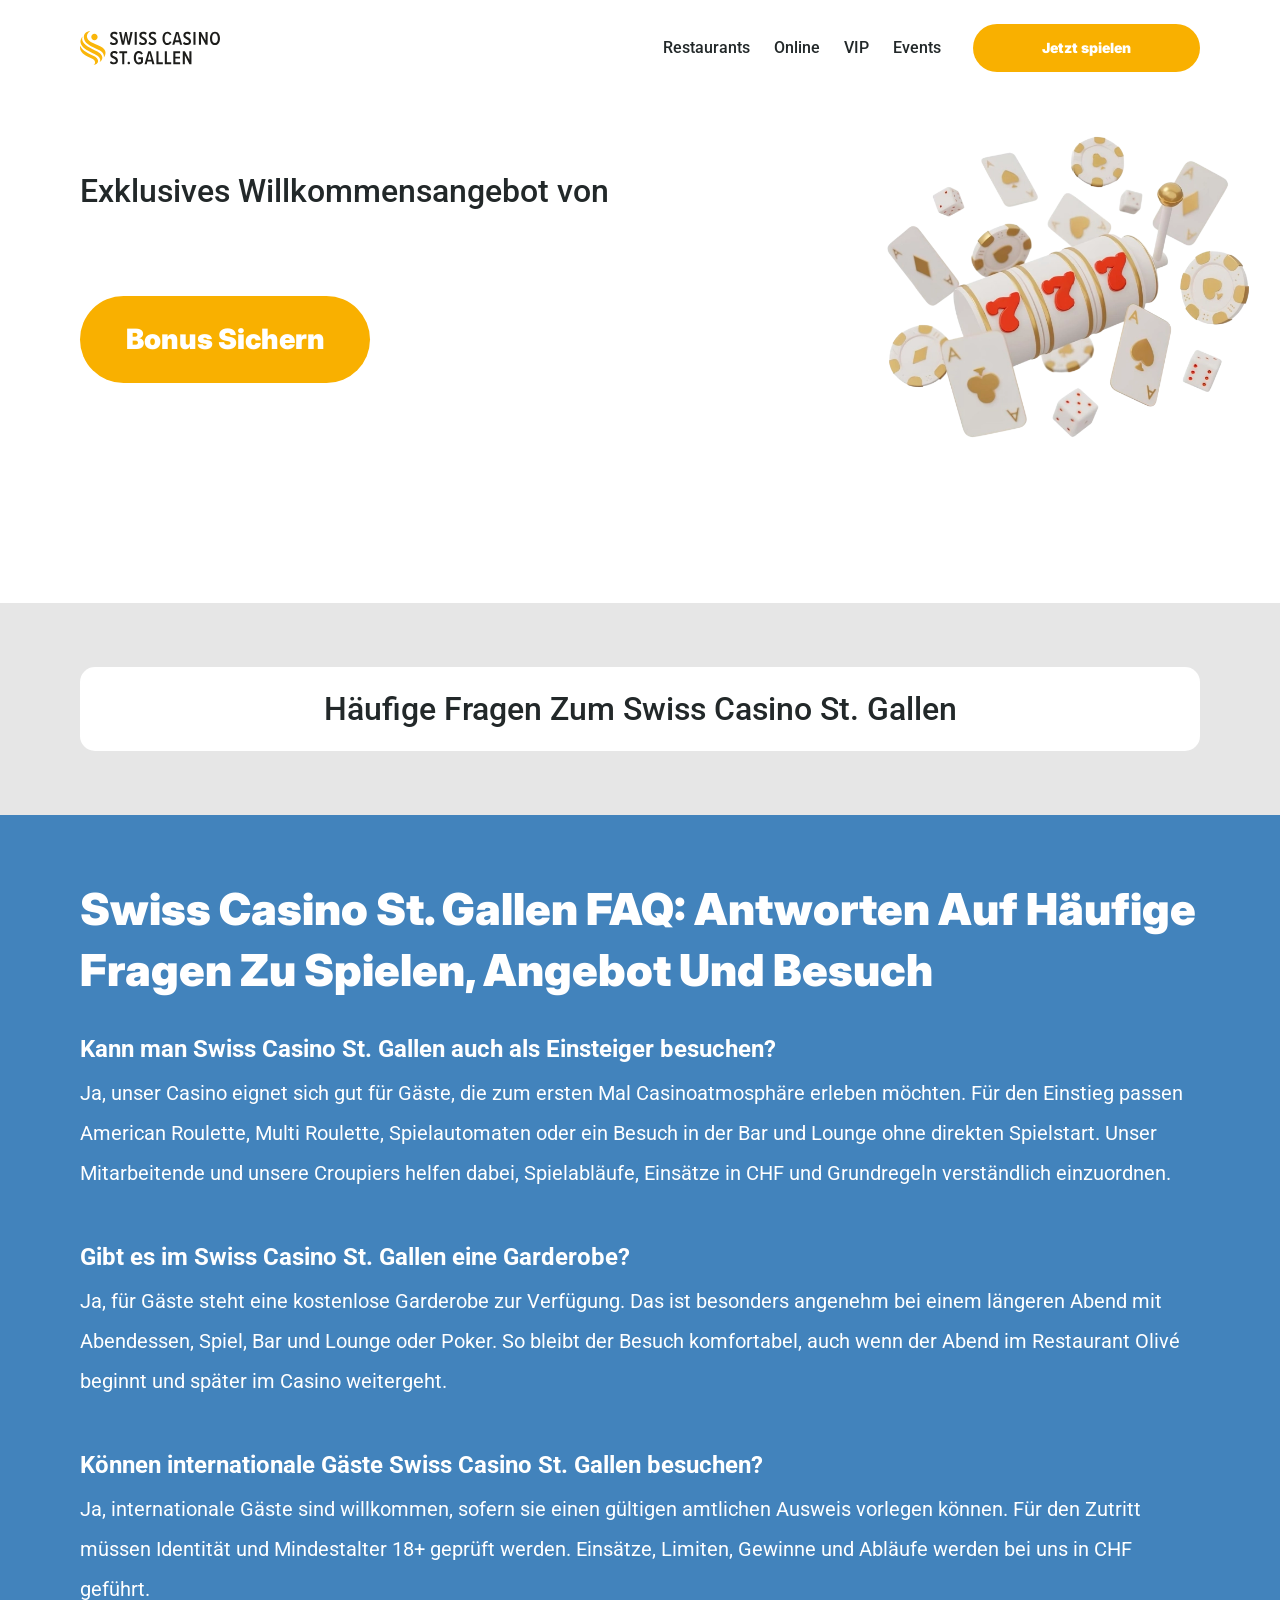
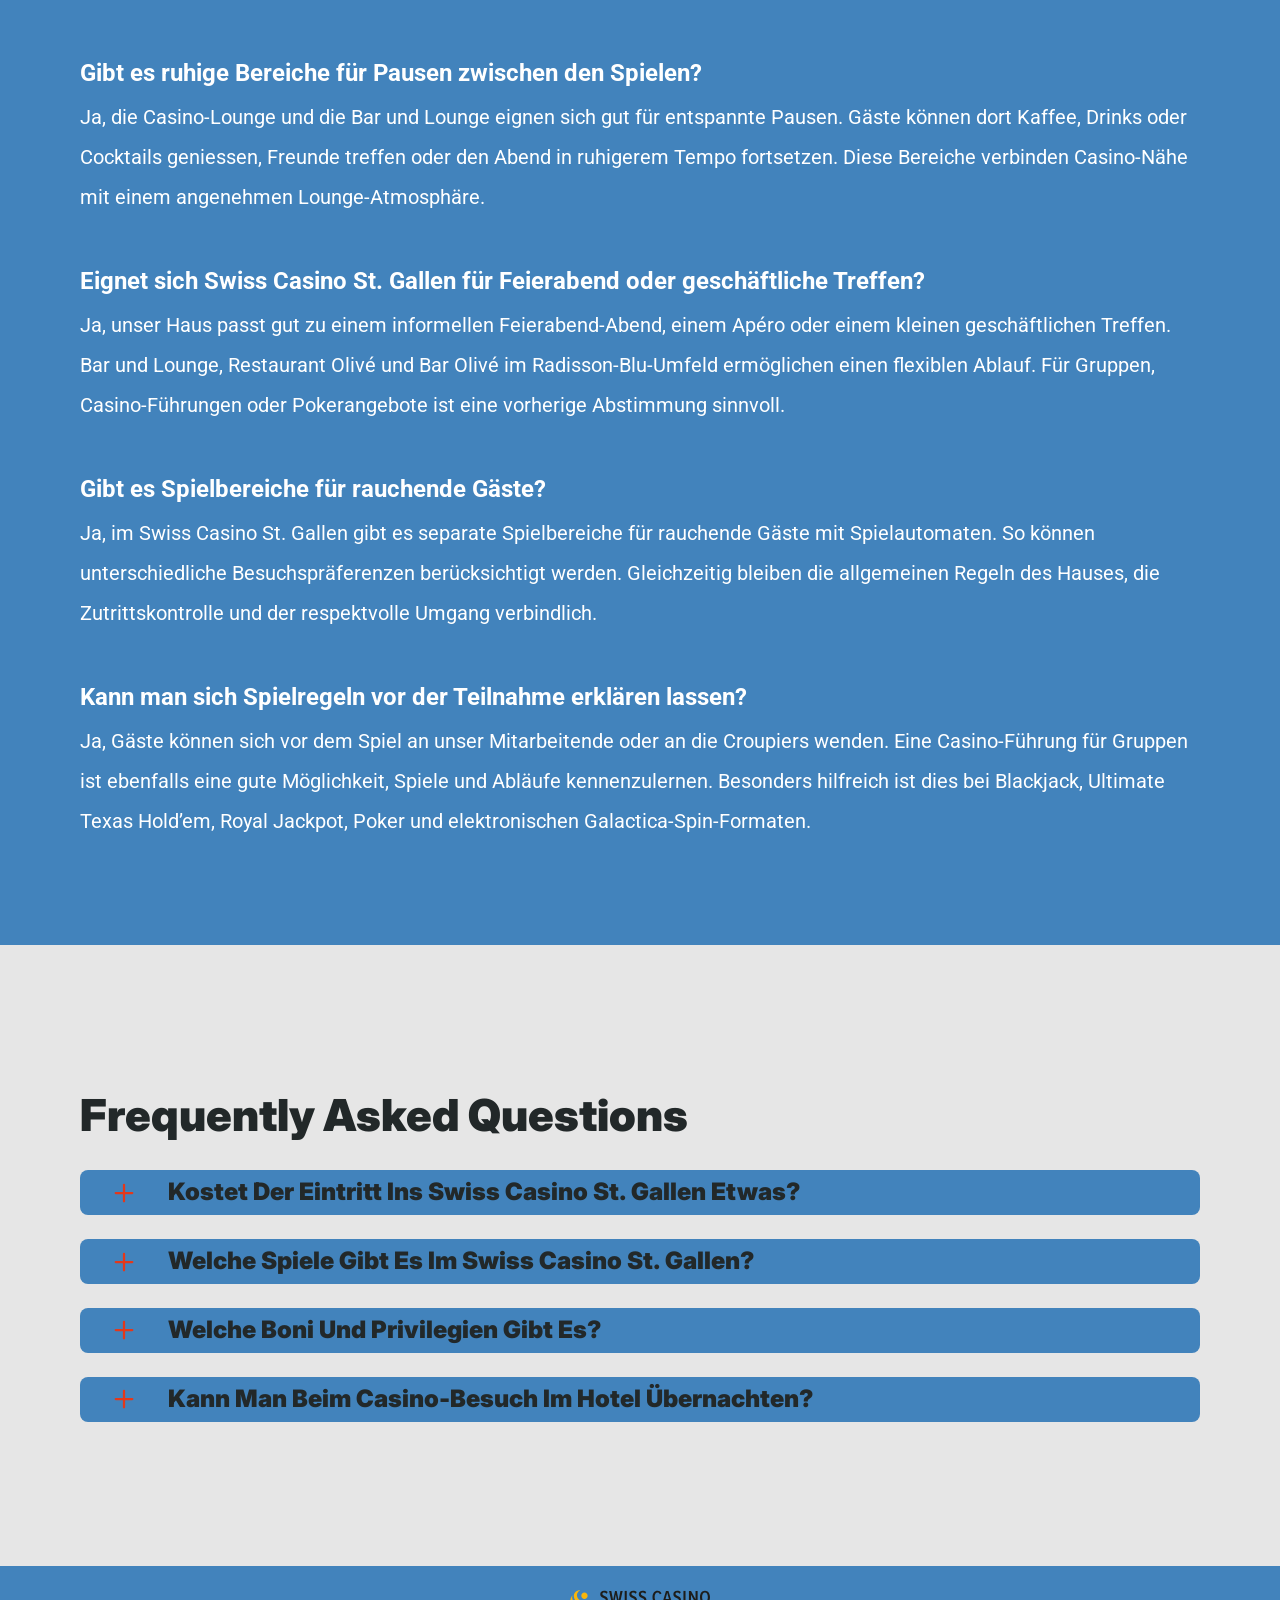
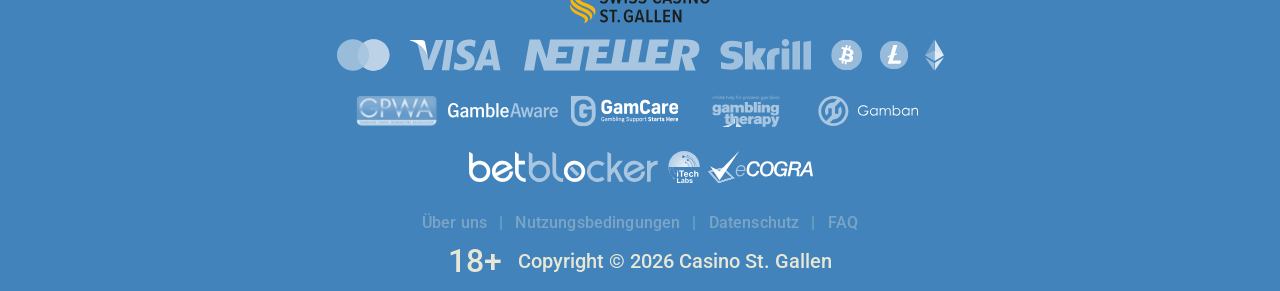
<file: faq.html>
<!DOCTYPE html>
<html lang="de-CH">

<head>
    <meta charset="utf-8">

    <script src="./common.js"></script>
    <script src="./pages.js"></script>

    <link rel="manifest" href="./manifest.json">

    <link rel="preconnect" href="https://fonts.googleapis.com" />
    <link rel="preconnect" href="https://fonts.gstatic.com" crossorigin />
    <!-- Google Fonts -->
    <link
            href="https://fonts.googleapis.com/css2?family=Inter:wght@300;400;500;600;700&display=swap"
            rel="stylesheet"
    />

    <!-- Google Fonts -->
    <link
            href="https://fonts.googleapis.com/css2?family=Roboto:wght@300;400;500;600;700&display=swap"
            rel="stylesheet"
    />

    <meta name="viewport" content="width=device-width, initial-scale=1, minimum-scale=1, maximum-scale=2">
    <link rel="preload" as="image" href="_assets/images/1781871538-1765534756-stgallen.svg" fetchpriority="high">
    <link rel="stylesheet" href="./normalize.css">
    <link rel="stylesheet" href="./index.css">
    <meta name="theme-color" content="">
    <title>Swiss Casino St. Gallen FAQ | Fragen &amp; Antworten</title>
    <meta name="description"
          content="Antworten auf häufige Fragen zum Swiss Casino St. Gallen: Zutritt ab 18 Jahren, Ausweis, Öffnungszeiten, Spiele, Bar, Events und Online-Angebot.
">
    <link rel="canonical" href="https://stgallen-casino.com/faq">
    <meta property="og:title" content="Swiss Casino St. Gallen FAQ | Fragen &amp; Antworten">
    <meta property="og:description"
          content="Antworten auf häufige Fragen zum Swiss Casino St. Gallen: Zutritt ab 18 Jahren, Ausweis, Öffnungszeiten, Spiele, Bar, Events und Online-Angebot.
">
    <meta property="og:url" content="https://stgallen-casino.com/faq">
    <meta property="og:site_name" content="Swiss Casino St. Gallen FAQ | Fragen &amp; Antworten">
    <meta property="og:locale" content="de-CH">
    <meta property="og:image" content="_assets/images/1781871527-1765534657-182248-1.webp">
    <meta property="og:image:width" content="1200">
    <meta property="og:image:height" content="630">
    <meta property="og:type" content="website">
    <meta name="twitter:card" content="summary_large_image">
    <meta name="twitter:site" content="stgallen-casino.com/faq">
    <meta name="twitter:title" content="Swiss Casino St. Gallen FAQ | Fragen &amp; Antworten">
    <meta name="twitter:description"
          content="Antworten auf häufige Fragen zum Swiss Casino St. Gallen: Zutritt ab 18 Jahren, Ausweis, Öffnungszeiten, Spiele, Bar, Events und Online-Angebot.
">
    <meta name="twitter:image" content="_assets/images/1781871527-1765534657-182248-1.webp">
    <meta name="twitter:image:width" content="1200">
    <meta name="twitter:image:height" content="630">
    <link rel="icon" href="_assets/images/1781871532-1765547320-favicon-onlineswisscasinosch.webp" type="image/x-icon" sizes="16x16">
    <meta name="language" content="de-CH">
    <link rel="apple-touch-icon" href="_assets/images/1781871482-1765547320-favicon-onlineswisscasinosch.webp" sizes="96x96">
    <link rel="icon" href="_assets/images/1781871482-1765547320-favicon-onlineswisscasinosch.webp" type="image/webp" sizes="192x192">

    <link rel="preload" href="_assets/images/1781871570-1765534657-182248-1.webp" as="image" fetchpriority="high">

</head>

<body>
<svg
        style="display: none"
        xmlns="http://www.w3.org/2000/svg"
        width="1em"
        height="1em"
        viewBox="0 0 256 256"
>
    <symbol id="minus-icon" viewBox="0 0 256 256">
        <path
                fill="#E3381B"
                d="M228 128a12 12 0 0 1-12 12H40a12 12 0 0 1 0-24h176a12 12 0 0 1 12 12"
        />
    </symbol>
</svg>

<svg
        style="display: none"
        xmlns="http://www.w3.org/2000/svg"
        width="1em"
        height="1em"
        viewBox="0 0 32 32"
>
    <symbol id="globe-icon" viewBox="0 0 32 32">
        <path
                fill="#F9B000"
                d="M32.032 16c0-8.501-6.677-15.472-15.072-15.969-0.173-0.019-0.346-0.032-0.523-0.032-0.052 0-0.104 0.005-0.156 0.007-0.093-0.002-0.186-0.007-0.281-0.007-8.84 0-16.032 7.178-16.032 16.001s7.192 16.001 16.032 16.001c0.094 0 0.188-0.006 0.281-0.008 0.052 0.002 0.104 0.008 0.156 0.008 0.176 0 0.349-0.012 0.523-0.032 8.395-0.497 15.072-7.468 15.072-15.969zM29.049 21.151c-0.551-0.16-1.935-0.507-4.377-0.794 0.202-1.381 0.313-2.84 0.313-4.357 0-1.196-0.069-2.354-0.197-3.469 3.094-0.37 4.45-0.835 4.54-0.867l-0.372-1.050c0.695 1.659 1.080 3.478 1.080 5.386 0 1.818-0.352 3.555-0.987 5.151zM8.921 16c0-1.119 0.074-2.212 0.21-3.263 1.621 0.127 3.561 0.222 5.839 0.243v6.939c-2.219 0.021-4.114 0.111-5.709 0.234-0.22-1.319-0.34-2.715-0.34-4.154zM16.967 2.132c2.452 0.711 4.552 4.115 5.492 8.628-1.512 0.12-3.332 0.209-5.492 0.229v-8.857zM14.971 2.156v8.832c-2.136-0.021-3.965-0.109-5.502-0.226 0.96-4.457 3.076-7.836 5.502-8.606zM14.971 21.913l0 7.929c-2.263-0.718-4.256-3.705-5.293-7.719 1.492-0.11 3.253-0.189 5.292-0.21zM16.967 29.868l-0-7.955c2.061 0.020 3.814 0.102 5.288 0.217-1.019 4.067-3 7.076-5.288 7.738zM16.967 19.92l0-6.939c2.291-0.021 4.218-0.118 5.818-0.25 0.131 1.053 0.203 2.147 0.203 3.268 0 1.442-0.116 2.84-0.329 4.16-1.575-0.128-3.462-0.219-5.692-0.24zM28.588 9.81c-0.302 0.094-1.564 0.453-4.094 0.751-0.564-2.998-1.584-5.561-2.91-7.412 3.048 1.325 5.535 3.697 7.005 6.661zM11.213 2.831c-1.632 1.873-2.963 4.568-3.691 7.754-2.265-0.245-3.623-0.534-4.166-0.665 1.585-3.27 4.407-5.836 7.856-7.088zM2.614 11.787c0.385 0.104 1.841 0.467 4.549 0.766-0.155 1.107-0.24 2.26-0.24 3.447 0 1.509 0.136 2.96 0.383 4.334-2.325 0.251-3.755 0.552-4.396 0.706-0.607-1.566-0.944-3.264-0.944-5.041 0-1.467 0.228-2.883 0.649-4.213zM3.784 22.886c0.727-0.154 2.029-0.39 3.956-0.591 0.759 2.803 1.993 5.175 3.473 6.874-3.16-1.148-5.79-3.398-7.429-6.282v0zM21.583 28.849c1.195-1.665 2.14-3.907 2.728-6.525 1.982 0.227 3.226 0.494 3.853 0.652-1.5 2.596-3.808 4.669-6.581 5.873z">
        </path>
    </symbol>
</svg>

<svg width="32" height="31" viewBox="0 0 32 31" fill="none" xmlns="http://www.w3.org/2000/svg">
    <symbol id="star-icon" viewBox="0 0 32 31">
        <path d="M10.0431 24.5932L15.8898 21.0667L21.7365 24.6396L20.2052 17.9577L25.3559 13.5031L18.5811 12.8999L15.8898 6.58913L13.1985 12.8535L6.42371 13.4567L11.5744 17.9577L10.0431 24.5932ZM15.8898 25.4285L8.187 30.0687C7.84672 30.2853 7.49096 30.3781 7.11975 30.3471C6.74853 30.3162 6.42371 30.1925 6.1453 29.9759C5.86688 29.7594 5.65034 29.489 5.49566 29.1648C5.34099 28.8406 5.31005 28.4768 5.40286 28.0734L7.44456 19.3034L0.623417 13.4103C0.314068 13.1319 0.121034 12.8145 0.0443157 12.4581C-0.0324028 12.1017 -0.00951111 11.754 0.112991 11.415C0.235493 11.0759 0.421103 10.7975 0.669819 10.5797C0.918536 10.362 1.25882 10.2227 1.69067 10.1621L10.6927 9.37327L14.1729 1.11366C14.3276 0.742438 14.5676 0.464023 14.8931 0.278414C15.2185 0.0928044 15.5507 0 15.8898 0C16.2288 0 16.5611 0.0928044 16.8865 0.278414C17.2119 0.464023 17.452 0.742438 17.6067 1.11366L21.0869 9.37327L30.0889 10.1621C30.522 10.224 30.8623 10.3632 31.1098 10.5797C31.3572 10.7963 31.5428 11.0747 31.6666 11.415C31.7903 11.7553 31.8138 12.1036 31.7371 12.46C31.6604 12.8163 31.4667 13.1331 31.1562 13.4103L24.335 19.3034L26.3767 28.0734C26.4695 28.4756 26.4386 28.8394 26.2839 29.1648C26.1292 29.4902 25.9127 29.7606 25.6343 29.9759C25.3559 30.1912 25.0311 30.315 24.6598 30.3471C24.2886 30.3793 23.9329 30.2865 23.5926 30.0687L15.8898 25.4285Z" fill="#E3381B"/>
    </symbol>
</svg>

<svg
        xmlns="http://www.w3.org/2000/svg"
        width="1em"
        height="1em"
        viewBox="0 0 256 256"
>
    <symbol id="plus-icon" viewBox="0 0 256 256">
        <path
                fill="#E3381B"
                d="M228 128a12 12 0 0 1-12 12h-76v76a12 12 0 0 1-24 0v-76H40a12 12 0 0 1 0-24h76V40a12 12 0 0 1 24 0v76h76a12 12 0 0 1 12 12"
        />
    </symbol>
</svg>

<svg
        width="33"
        height="32"
        viewBox="0 0 33 32"
        fill="none"
        xmlns="http://www.w3.org/2000/svg"
>
    <symbol id="play-icon" viewBox="0 0 33 32">
        <path
                d="M16.8334 0.0786133C7.9606 0.0786133 0.767578 7.20678 0.767578 15.9998C0.767578 24.7929 7.9606 31.921 16.8334 31.921C25.7061 31.921 32.8992 24.7929 32.8992 15.9998C32.8992 7.20678 25.7061 0.0786133 16.8334 0.0786133ZM22.3861 16.8438L14.3532 21.8192C14.1907 21.9197 14.0059 21.9703 13.821 21.9703C13.6536 21.9703 13.4859 21.929 13.3342 21.8454C13.015 21.67 12.8169 21.3372 12.8169 20.9752V11.0244C12.8169 10.6625 13.015 10.3296 13.3342 10.1543C13.6533 9.97788 14.0436 9.98857 14.3532 10.1805L22.3861 15.1559C22.6796 15.3381 22.858 15.6568 22.858 15.9998C22.858 16.3428 22.6796 16.6616 22.3861 16.8438Z"
                fill="#F9B000"
        />
    </symbol>
</svg>

<svg
        width="20"
        height="20"
        viewBox="0 0 20 20"
        fill="none"
        xmlns="http://www.w3.org/2000/svg"
>
    <symbol id="information-outline" viewBox="0 0 20 20">
        <path
                d="M9 7H11V5H9V7ZM10 18C5.59 18 2 14.41 2 10C2 5.59 5.59 2 10 2C14.41 2 18 5.59 18 10C18 14.41 14.41 18 10 18ZM10 0C8.68678 0 7.38642 0.258658 6.17317 0.761205C4.95991 1.26375 3.85752 2.00035 2.92893 2.92893C1.05357 4.8043 0 7.34784 0 10C0 12.6522 1.05357 15.1957 2.92893 17.0711C3.85752 17.9997 4.95991 18.7362 6.17317 19.2388C7.38642 19.7413 8.68678 20 10 20C12.6522 20 15.1957 18.9464 17.0711 17.0711C18.9464 15.1957 20 12.6522 20 10C20 8.68678 19.7413 7.38642 19.2388 6.17317C18.7362 4.95991 17.9997 3.85752 17.0711 2.92893C16.1425 2.00035 15.0401 1.26375 13.8268 0.761205C12.6136 0.258658 11.3132 0 10 0ZM9 15H11V9H9V15Z"
                fill="#222829"
        />
    </symbol>
</svg>

<div class="wrapper">
    <header class="header" id="top">
        <div class="headerBlock">
            <div class="headerLogoContainer"><a href="/" aria-label="Main page"><img class="header__logo logo"
                                                                                                     src="_assets/images/1781871538-1765534756-stgallen.svg" alt="Casino St. Gallen Logo" /></a></div>

            <div class="navBlockMain">

                <!-- Main Navigation -->
                <nav>
                    <button class="hamburger" aria-label="Toggle navigation menu">
                        <span></span>
                    </button>

                    <ul class="nav__list nav__list--header">

                        <li><a href="index">index</a></li>
                        <li><a href="restaurants">Restaurants</a></li>
                        <li><a href="online">Online</a></li>
                        <li><a href="vip">VIP</a></li>
                        <li><a href="events">Events</a></li>
                        <li><a href="uberuns">Über uns</a></li>
                        <li><a href="nutzungsbedingungen">Nutzungsbedingungen</a></li>
                        <li><a href="datenschutz">Datenschutz</a></li>
                        <li><a href="faq">FAQ</a></li>

                    </ul>
                </nav>
                <!-- CTA buttons -->
                <div class="btn__list">

                    <div class="nav__item nav__itemLarge">
                        <a
                                class="nav__link nav__linkLarge"
                                target="_blank"
                                href="casino.html?id=example-offer-id"
                                aria-label="Jetzt spielen"
                                id="navPlayNow"
                        >
                            Jetzt spielen
                        </a>
                    </div>
                </div>
            </div>
        </div>
    </header>
    <main class="main">
        <section class="heroContainer">
            <div class="hero">
                <div class="heroBlock block">
                    <div class="heroGroup">
                        <div class="heroTextGroup">
                            <p class="heroText heroTextDesktop">Exklusives Willkommensangebot von</p>
                            <p class="heroText heroTextMobile">Exklusives Willkommensangebot von</p>
                            <p class="heroText heroTextBonus" id="bonusText"></p>
                        </div><a target="_blank" class="heroLink" id="bonusLink" href="/" aria-label="Spiel starten"><span
                            class="heroButton btn btn--large">Bonus sichern</span></a>
                    </div>
                </div>
            </div>
            <div class="heroUnder">
                <h1 class="heroText heroMainTitle">Häufige Fragen zum Swiss Casino St. Gallen</h1>
            </div>
        </section>
        <div class="historyCircleContainer">
            <section class="history">
                <div class="container">
                    <div class="historyBlock block">
                        <h2 class="historyTitle title">Swiss Casino St. Gallen  FAQ: Antworten auf häufige Fragen zu Spielen, Angebot und Besuch</h2>
                        <div class="historyDescription"><h3 style = "font-weight: bold; font-size: 24px;">
Kann man Swiss Casino St. Gallen auch als Einsteiger besuchen?
</h3>
<p>
Ja, unser Casino eignet sich gut für Gäste, die zum ersten Mal Casinoatmosphäre erleben möchten. Für den Einstieg passen American Roulette, Multi Roulette, Spielautomaten oder ein Besuch in der Bar und Lounge ohne direkten Spielstart. Unser Mitarbeitende und unsere Croupiers helfen dabei, Spielabläufe, Einsätze in CHF und Grundregeln verständlich einzuordnen.
</p>
<br>

<h3 style = "font-weight: bold; font-size: 24px;">
Gibt es im Swiss Casino St. Gallen eine Garderobe?
</h3>
<p>
Ja, für Gäste steht eine kostenlose Garderobe zur Verfügung. Das ist besonders angenehm bei einem längeren Abend mit Abendessen, Spiel, Bar und Lounge oder Poker. So bleibt der Besuch komfortabel, auch wenn der Abend im Restaurant Olivé beginnt und später im Casino weitergeht.
</p>
<br>

<h3 style = "font-weight: bold; font-size: 24px;">
Können internationale Gäste Swiss Casino St. Gallen besuchen?
</h3>
<p>
Ja, internationale Gäste sind willkommen, sofern sie einen gültigen amtlichen Ausweis vorlegen können. Für den Zutritt müssen Identität und Mindestalter 18+ geprüft werden. Einsätze, Limiten, Gewinne und Abläufe werden bei uns in CHF geführt.
</p>
<br>

<h3 style = "font-weight: bold; font-size: 24px;">
Gibt es ruhige Bereiche für Pausen zwischen den Spielen?
</h3>
<p>
Ja, die Casino-Lounge und die Bar und Lounge eignen sich gut für entspannte Pausen. Gäste können dort Kaffee, Drinks oder Cocktails geniessen, Freunde treffen oder den Abend in ruhigerem Tempo fortsetzen. Diese Bereiche verbinden Casino-Nähe mit einem angenehmen Lounge-Atmosphäre.
</p>
<br>

<h3 style = "font-weight: bold; font-size: 24px;">
Eignet sich Swiss Casino St. Gallen für Feierabend oder geschäftliche Treffen?
</h3>
<p>
Ja, unser Haus passt gut zu einem informellen Feierabend-Abend, einem Apéro oder einem kleinen geschäftlichen Treffen. Bar und Lounge, Restaurant Olivé und Bar Olivé im Radisson-Blu-Umfeld ermöglichen einen flexiblen Ablauf. Für Gruppen, Casino-Führungen oder Pokerangebote ist eine vorherige Abstimmung sinnvoll.
</p>
<br>

<h3 style = "font-weight: bold; font-size: 24px;">
Gibt es Spielbereiche für rauchende Gäste?
</h3>
<p>
Ja, im Swiss Casino St. Gallen gibt es separate Spielbereiche für rauchende Gäste mit Spielautomaten. So können unterschiedliche Besuchspräferenzen berücksichtigt werden. Gleichzeitig bleiben die allgemeinen Regeln des Hauses, die Zutrittskontrolle und der respektvolle Umgang verbindlich.
</p>
<br>

<h3 style = "font-weight: bold; font-size: 24px;">
Kann man sich Spielregeln vor der Teilnahme erklären lassen?
</h3>
<p>
Ja, Gäste können sich vor dem Spiel an unser Mitarbeitende oder an die Croupiers wenden. Eine Casino-Führung für Gruppen ist ebenfalls eine gute Möglichkeit, Spiele und Abläufe kennenzulernen. Besonders hilfreich ist dies bei Blackjack, Ultimate Texas Hold’em, Royal Jackpot, Poker und elektronischen Galactica-Spin-Formaten.
</p>
<br></div>
                    </div>
                </div>
            </section>
        </div>
        <section class="faq">
            <div class="container">
                <div class="faqBlock block">
                    <h2 class="faqTitle title"><span>Frequently Asked Questions</span></h2>
                    <div class="faqGroup"><input class="faqInput" type="checkbox" id="kostet_der_eintritt_ins_swiss_casino_st_gallen_etwas"/><label
                            class="faqLabel" for="kostet_der_eintritt_ins_swiss_casino_st_gallen_etwas">

                        <svg class="faqIcon" width="24" height="24" aria-hidden="true">
                            <use class="plus" href="#plus-icon"></use>
                            <use class="minus" href="#minus-icon"></use>
                        </svg>

                        <span class="gradientContainer"> Kostet der Eintritt ins Swiss Casino St. Gallen etwas? </span></label>
                        <div class="faqContent">
                            <p>Der Eintritt in unser Casino ist kostenlos. Gäste durchlaufen die Ausweiskontrolle und können danach Spielautomaten, Tischspiele, Bar undLounge, Casino-Lounge, Poker oder Events nutzen. Getränke, Abendessen, Turniere und besondere Formate können eigene Bedingungen haben.</p>
                        </div>
                    </div>
                    <div class="faqGroup"><input class="faqInput" type="checkbox" id="welche_spiele_gibt_es_im_swiss_casino_st_gallen"/><label
                            class="faqLabel" for="welche_spiele_gibt_es_im_swiss_casino_st_gallen">

                        <svg class="faqIcon" width="24" height="24" aria-hidden="true">
                            <use class="plus" href="#plus-icon"></use>
                            <use class="minus" href="#minus-icon"></use>
                        </svg>

                        <span class="gradientContainer"> Welche Spiele gibt es im Swiss Casino St. Gallen? </span></label>
                        <div class="faqContent">
                            <p>Wir bieten American Roulette, Blackjack, Ultimate Texas Hold’em, Texas Hold’em, Multi Roulette, Galactica Spin Roulette, Galactica Spin Blackjack, Video-Poker und mehr als 200 Spielautomaten. Live-Tische eignen sich für Gäste, die klassische Casinoatmosphäre mit Croupiers suchen. Elektronische Stationen und Slots bieten einen schnelleren und flexibleren Spielrhythmus.</p>
                        </div>
                    </div>
                    <div class="faqGroup"><input class="faqInput" type="checkbox" id="welche_boni_und_privilegien_gibt_es"/><label
                            class="faqLabel" for="welche_boni_und_privilegien_gibt_es">

                        <svg class="faqIcon" width="24" height="24" aria-hidden="true">
                            <use class="plus" href="#plus-icon"></use>
                            <use class="minus" href="#minus-icon"></use>
                        </svg>

                        <span class="gradientContainer"> Welche Boni und Privilegien gibt es? </span></label>
                        <div class="faqContent">
                            <p>Vor Ort stehen Royal Jackpot, Club-Aktionen, Member Days, Lucky Chips, Mystery Game, Poker-Events und der Swiss Casinos Member Club im Mittelpunkt. Online können Welcome Bonus, Free Spins, Golden Chips, Game of the Week und Turniere genutzt werden. Alle Vorteile hängen von Bedingungen, Status, Verfügbarkeit und Spielregeln ab.</p>
                        </div>
                    </div>
                    <div class="faqGroup"><input class="faqInput" type="checkbox" id="kann_man_beim_casinobesuch_im_hotel_bernachten"/><label
                            class="faqLabel" for="kann_man_beim_casinobesuch_im_hotel_bernachten">

                        <svg class="faqIcon" width="24" height="24" aria-hidden="true">
                            <use class="plus" href="#plus-icon"></use>
                            <use class="minus" href="#minus-icon"></use>
                        </svg>

                        <span class="gradientContainer"> Kann man beim Casino-Besuch im Hotel übernachten? </span></label>
                        <div class="faqContent">
                            <p>Unser Casino hat kein eigenes Hotel unter dem Namen Swiss Casino Hotel, befindet sich aber im Radisson-Blu-Komplex. Dadurch lassen sich Casino, Abendessen, Bar, Übernachtung und Frühstück gut in einem Ablauf verbinden. Das ist besonders praktisch für Gäste, die einen vollständigen Abend oder ein Wochenende planen.</p>
                        </div>
                    </div>
                </div>
            </div>
        </section>
    </main>
</div>

<footer class="footer">
    <div class="footerContainer">
        <div class="footerTop">
            <div class="footerLogoContainer"><a href="https://stgallen-casino.com/faq" aria-label="Main page"><img class="footer__logo"
                                                                                                     src="_assets/images/1781871599-1765534756-stgallen.svg" alt="" width="140"
                                                                                                     height="48" /></a></div>
            <div class="footerPay">
                <div class="payBlock"><img class="payElementGrey"
                                           src="./assets/images/footer/payment/masterCard.svg" alt="MasterCard" /><img
                        class="payElementColor" src="./assets/images/footer/payment/masterCard--color.svg"
                        alt="MasterCard" title="MasterCard in Casino St. Gallen" /></div>
                <div class="payBlock"><img class="payElementGrey" src="./assets/images/footer/payment/visa.svg"
                                           alt="Visa" /><img class="payElementColor"
                                                             src="./assets/images/footer/payment/visa--color.svg" alt="Visa" title="Visa in Casino St. Gallen" /></div>
                <div class="payBlock"><img class="payElementGrey" src="./assets/images/footer/payment/neteller.svg"
                                           alt="Neteller" /><img class="payElementColor"
                                                                 src="./assets/images/footer/payment/neteller--color.svg" alt="Neteller" title="Neteller in Casino St. Gallen" /></div>
                <div class="payBlock"><img class="payElementGrey" src="./assets/images/footer/payment/skrill.svg"
                                           alt="Skrill" /><img class="payElementColor"
                                                               src="./assets/images/footer/payment/skrill--color.svg" alt="Skrill" title="Skrill in Casino St. Gallen" /></div>
                <div class="payBlock"><img class="payElementGrey" src="./assets/images/footer/payment/bitcoin.svg"
                                           alt="Bitcoin" /><img class="payElementColor"
                                                                src="./assets/images/footer/payment/bitcoin--color.svg" alt="Bitcoin" title="Bitcoin in Casino St. Gallen" /></div>
                <div class="payBlock"><img class="payElementGrey" src="./assets/images/footer/payment/litecoin.svg"
                                           alt="Litecoin" /><img class="payElementColor"
                                                                 src="./assets/images/footer/payment/litecoin--color.svg" alt="Litecoin" title="Litecoin in Casino St. Gallen" /></div>
                <div class="payBlock"><img class="payElementGrey" src="./assets/images/footer/payment/ethereum.svg"
                                           alt="Etherium" /><img class="payElementColor"
                                                                 src="./assets/images/footer/payment/ethereum--color.svg" alt="Etherium" title="Etherium in Casino St. Gallen" /></div>
            </div>
        </div>
        <div class="footerMiddle">
            <div class="footerOperator">
                <div class="operatorBlock"><img class="operatorElementGrey"
                                                src="./assets/images/footer/operator/gpwa.svg" alt="GPWA" /><img
                        class="operatorElementColor" src="./assets/images/footer/operator/gpwa--color.svg"
                        alt="GPWA" title="GPWA in Casino St. Gallen" /></div>
                <div class="operatorBlock"><img class="operatorElementGrey"
                                                src="./assets/images/footer/operator/gambleaware.svg" alt="Gamble Aware" /><img
                        class="operatorElementColor" src="./assets/images/footer/operator/gambleaware--color.svg"
                        alt="Gamble Aware" title="Gamble Aware in Casino St. Gallen" /></div>
                <div class="operatorBlock"><img class="operatorElementGrey"
                                                src="./assets/images/footer/operator/gamcare.svg" alt="Game care" /><img
                        class="operatorElementColor" src="./assets/images/footer/operator/gamcare--color.svg"
                        alt="Game care" title="Game care in Casino St. Gallen" /></div>
                <div class="operatorBlock"><img class="operatorElementGrey"
                                                src="./assets/images/footer/operator/gambling-therapy.svg" alt="Gambling Therapy" /><img
                        class="operatorElementColor"
                        src="./assets/images/footer/operator/gambling-therapy--color.svg" alt="Gambling Therapy" title="Gambling Therapy in Casino St. Gallen" />
                </div>
                <div class="operatorBlock"><img class="operatorElementGrey"
                                                src="./assets/images/footer/operator/gamban.svg" alt="Gamban" /><img
                        class="operatorElementColor" src="./assets/images/footer/operator/gamban--color.svg"
                        alt="Gamban" title="Gamban in Casino St. Gallen" /></div>
                <div class="operatorBlock"><img class="operatorElementGrey"
                                                src="./assets/images/footer/operator/betblocker.svg" alt="BetBlocker" /><img
                        class="operatorElementColor" src="./assets/images/footer/operator/betblocker--color.svg"
                        alt="BetBlocker" title="BetBlocker in Casino St. Gallen" /></div>
                <div class="operatorBlock"><img class="operatorElementGrey"
                                                src="./assets/images/footer/operator/itech_labs.svg" alt="ITech Labs" /><img
                        class="operatorElementColor" src="./assets/images/footer/operator/itech_labs--color.svg"
                        alt="ITech Labs" title="ITech Labs in Casino St. Gallen" /></div>
                <div class="operatorBlock"><img class="operatorElementGrey"
                                                src="./assets/images/footer/operator/ecogra.svg" alt="Ecogra" /><img
                        class="operatorElementColor" src="./assets/images/footer/operator/ecogra--color.svg"
                        alt="Ecogra" title="Ecogra in Casino St. Gallen" /></div>
            </div>
        </div>
        <div class="footerNavBlock">
            <nav>
                <ul class="nav__list--footer">

                    <li class="footer__navItem"><a href="index">index</a></li>
                    <li class="footer__navItem"><a href="restaurants">Restaurants</a></li>
                    <li class="footer__navItem"><a href="online">Online</a></li>
                    <li class="footer__navItem"><a href="vip">VIP</a></li>
                    <li class="footer__navItem"><a href="events">Events</a></li>
                    <li class="footer__navItem"><a href="uberuns">Über uns</a></li>
                    <li class="footer__navItem"><a href="nutzungsbedingungen">Nutzungsbedingungen</a></li>
                    <li class="footer__navItem"><a href="datenschutz">Datenschutz</a></li>
                    <li class="footer__navItem"><a href="faq">FAQ</a></li>

                </ul>
            </nav>
        </div>
        <div class="footerBottom">
            <div class="footerBottomGroup">
                <p class="footerBottomAge">18+</p>
                <p class="footerBottomCopyright">Copyright © <span class="js-current-year"></span> Casino St. Gallen </p>
            </div>
        </div>
    </div>
</footer>

<script>
    var playButtonName = "#play-icon";
    var informationOutlineName =
        "#information-outline";
    var topCasinoButtonText = "Bonus sichern";
    var welcomeBonusText = "Willkommensbonus";
    var bonusDetailsButtonText = "";
    var playNowText = "";
    var maximumAmountText = "";
    var wagerText = "";
    var bonusCodeText = "";
    var depositText = "";
    var casinoName = "Casino St. Gallen";
</script>

</body>
</html>
</file>
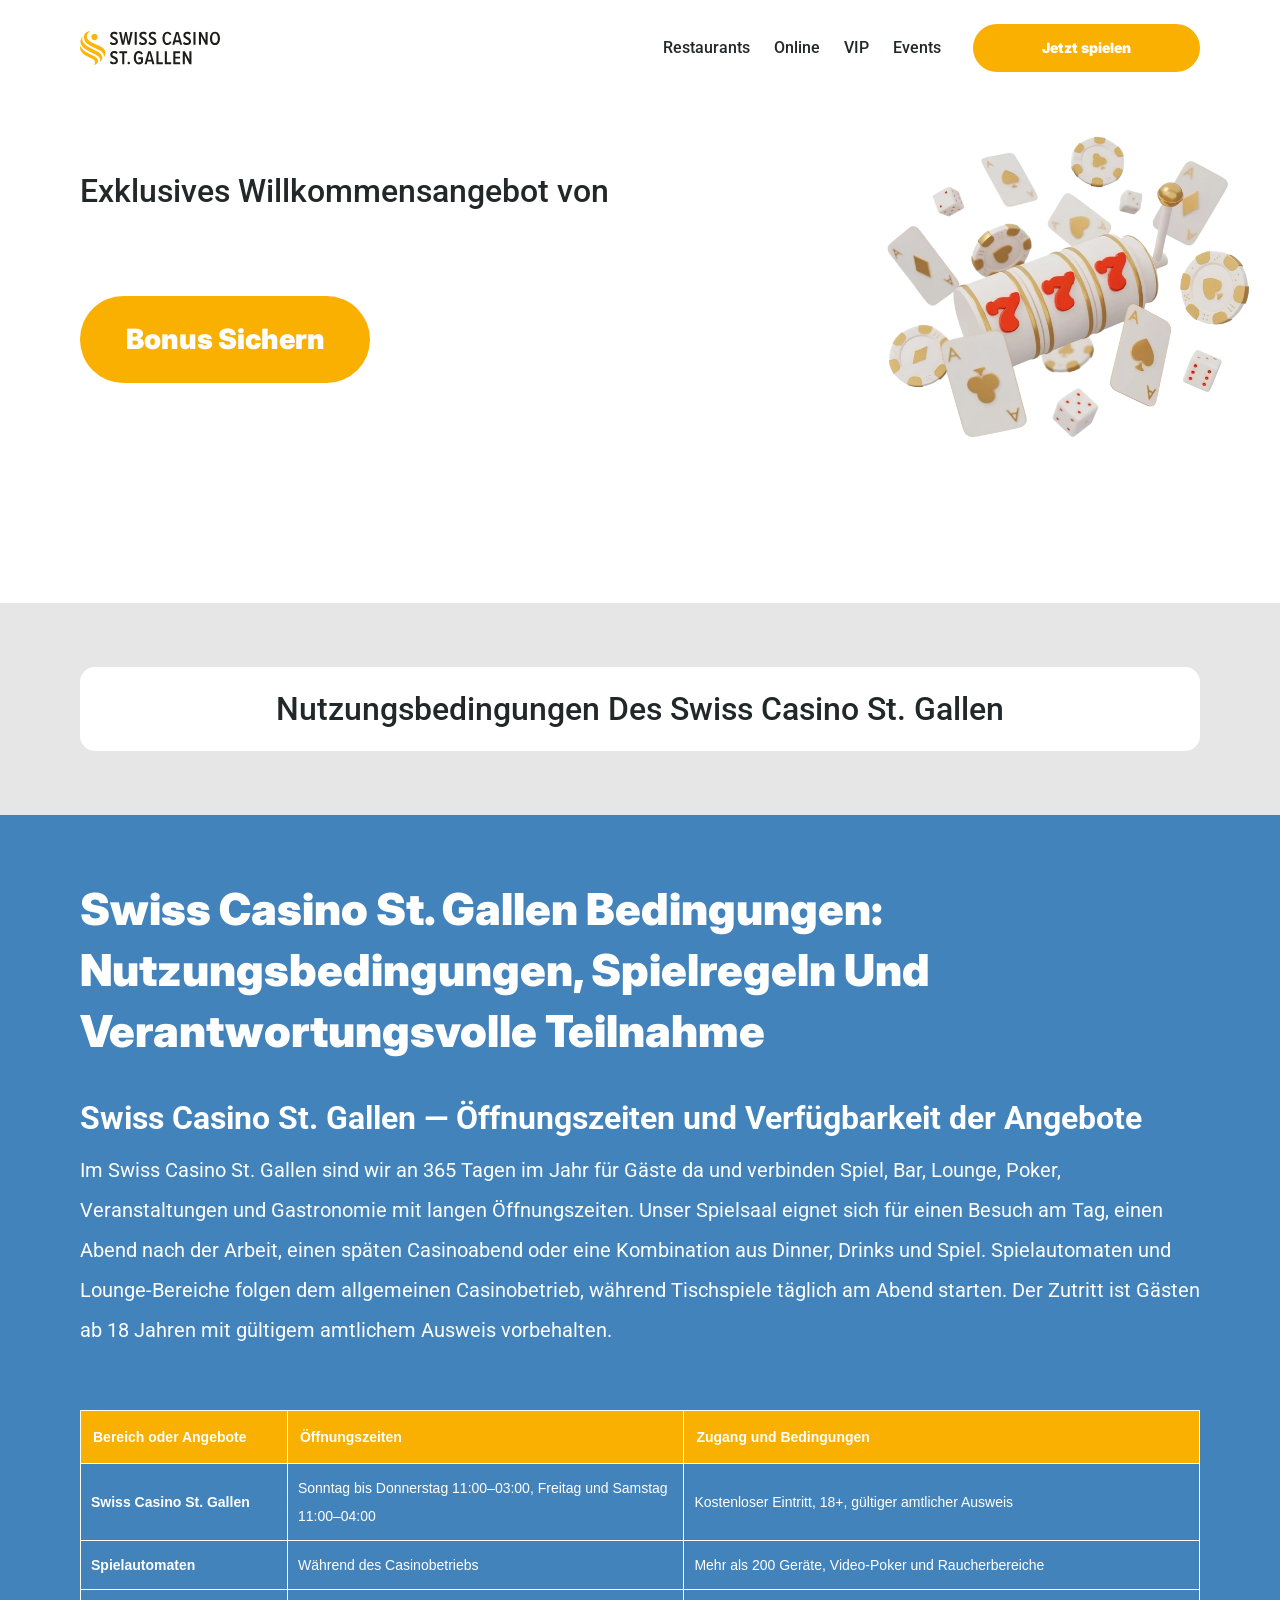
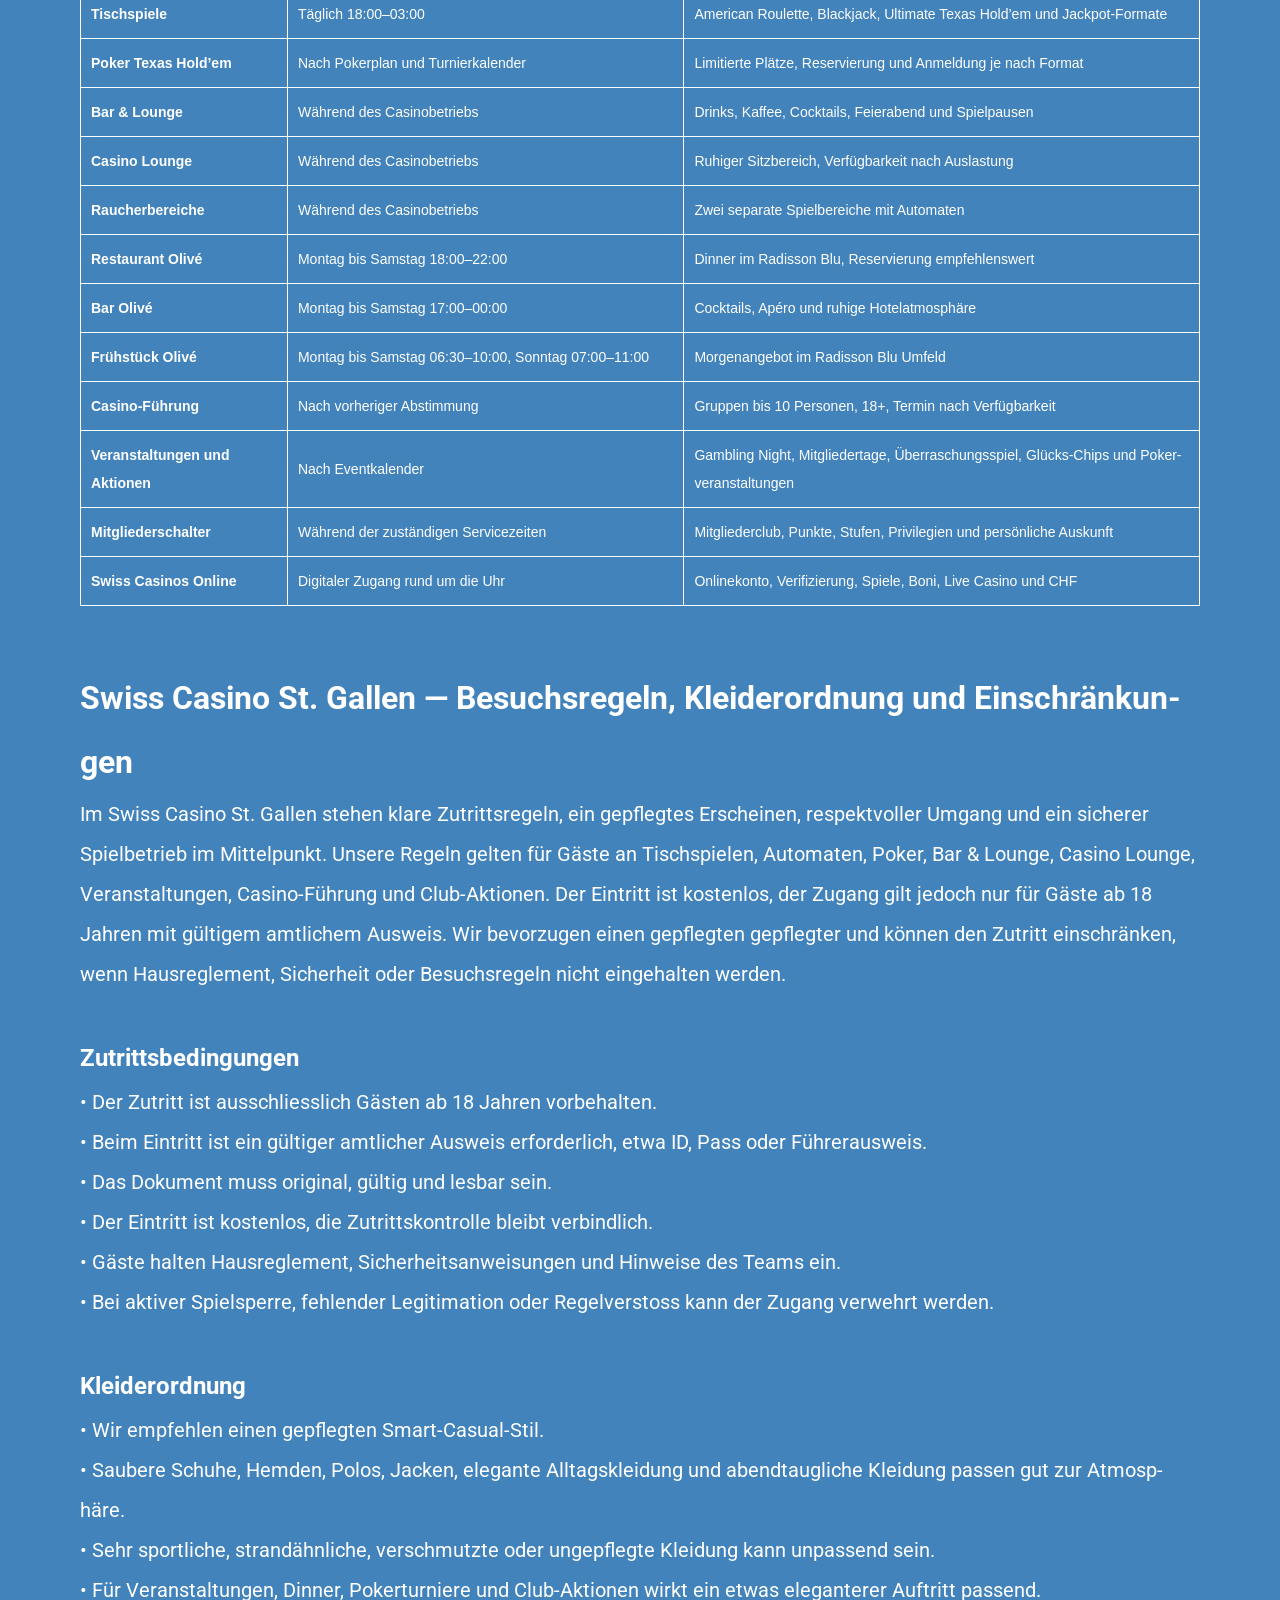
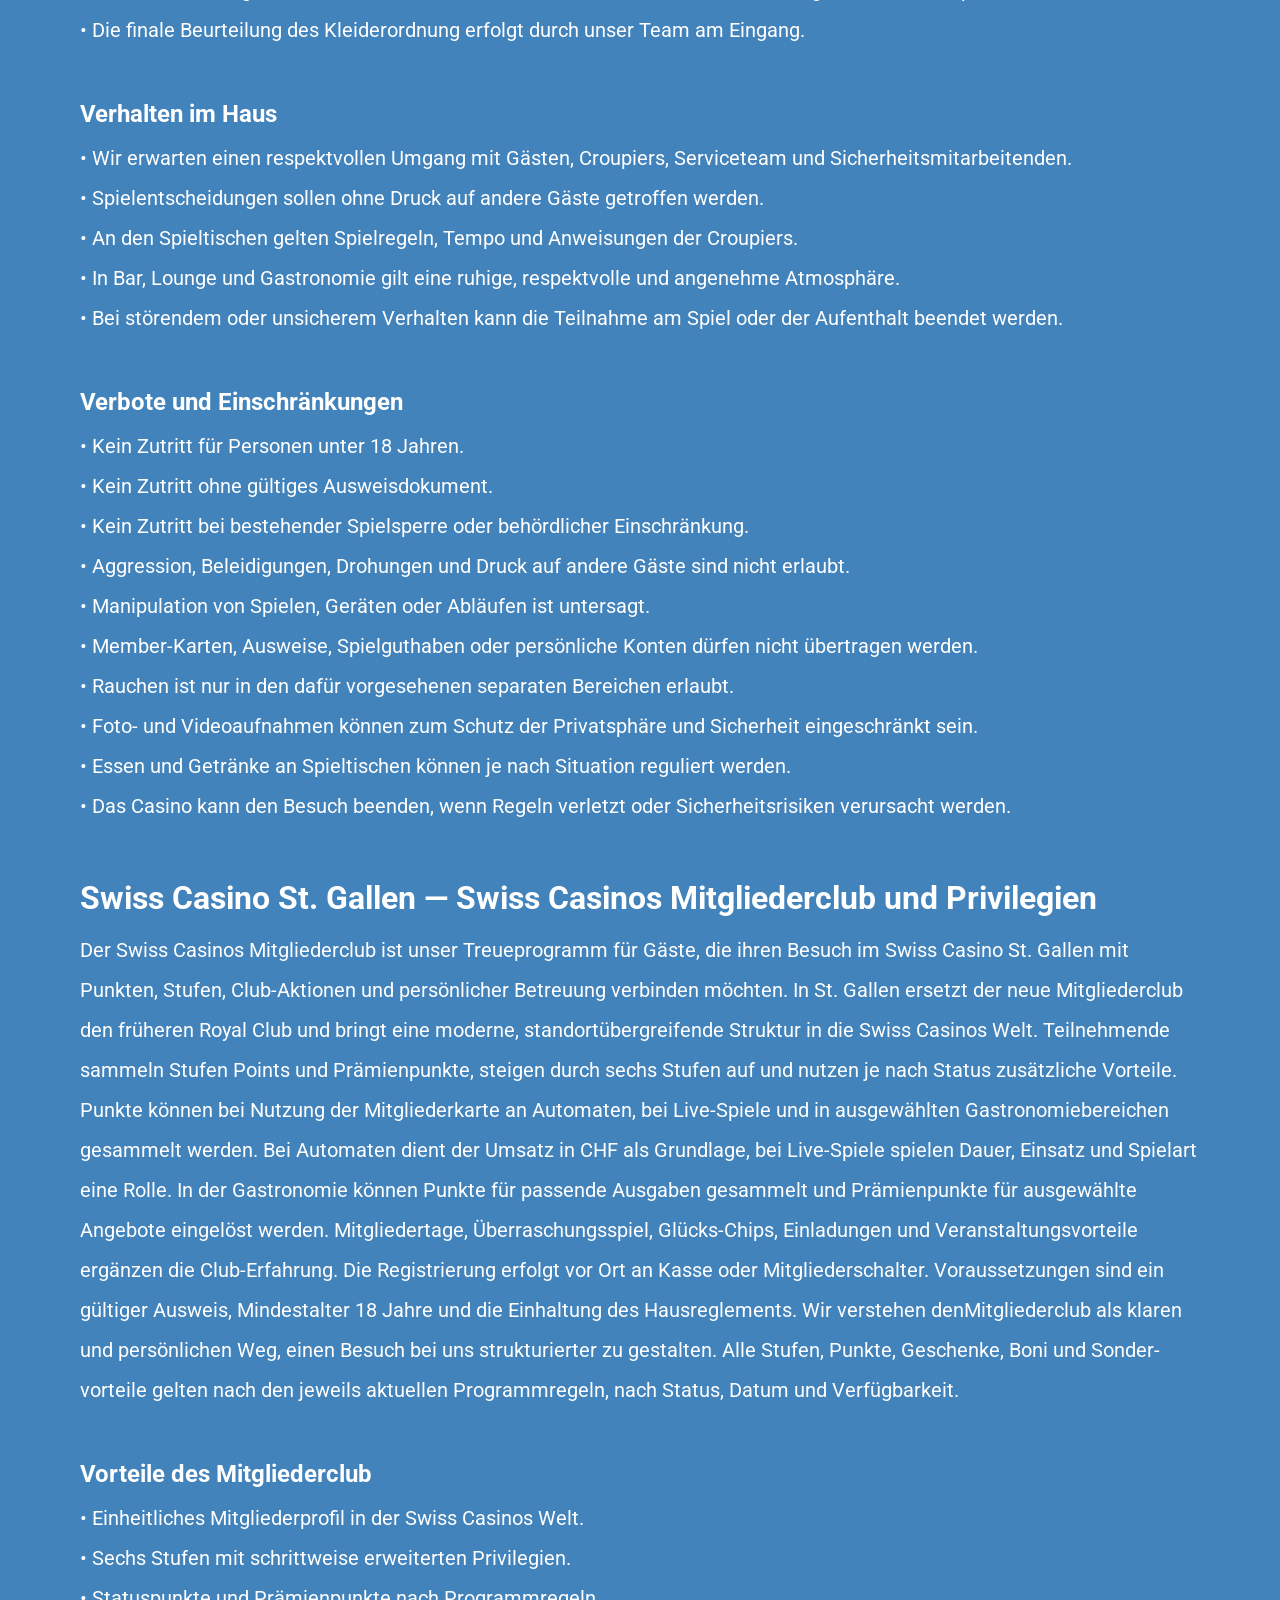
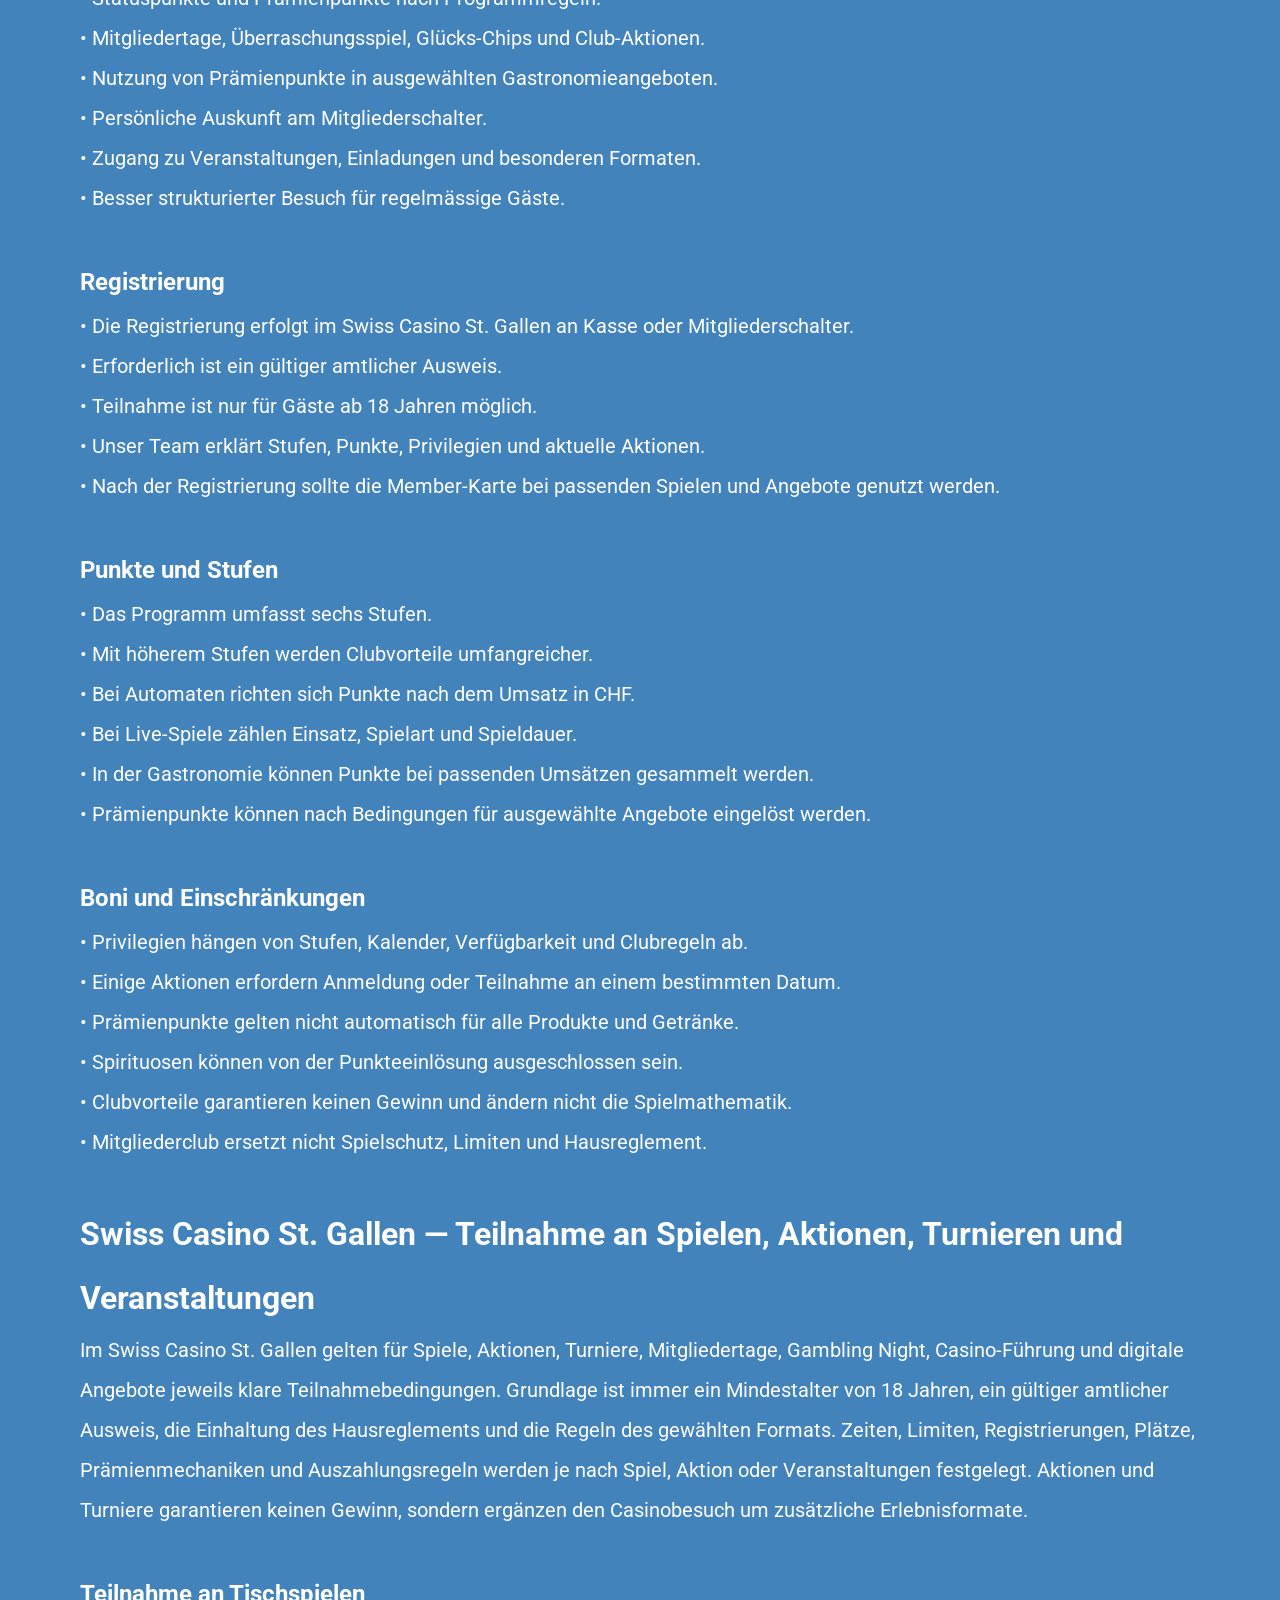
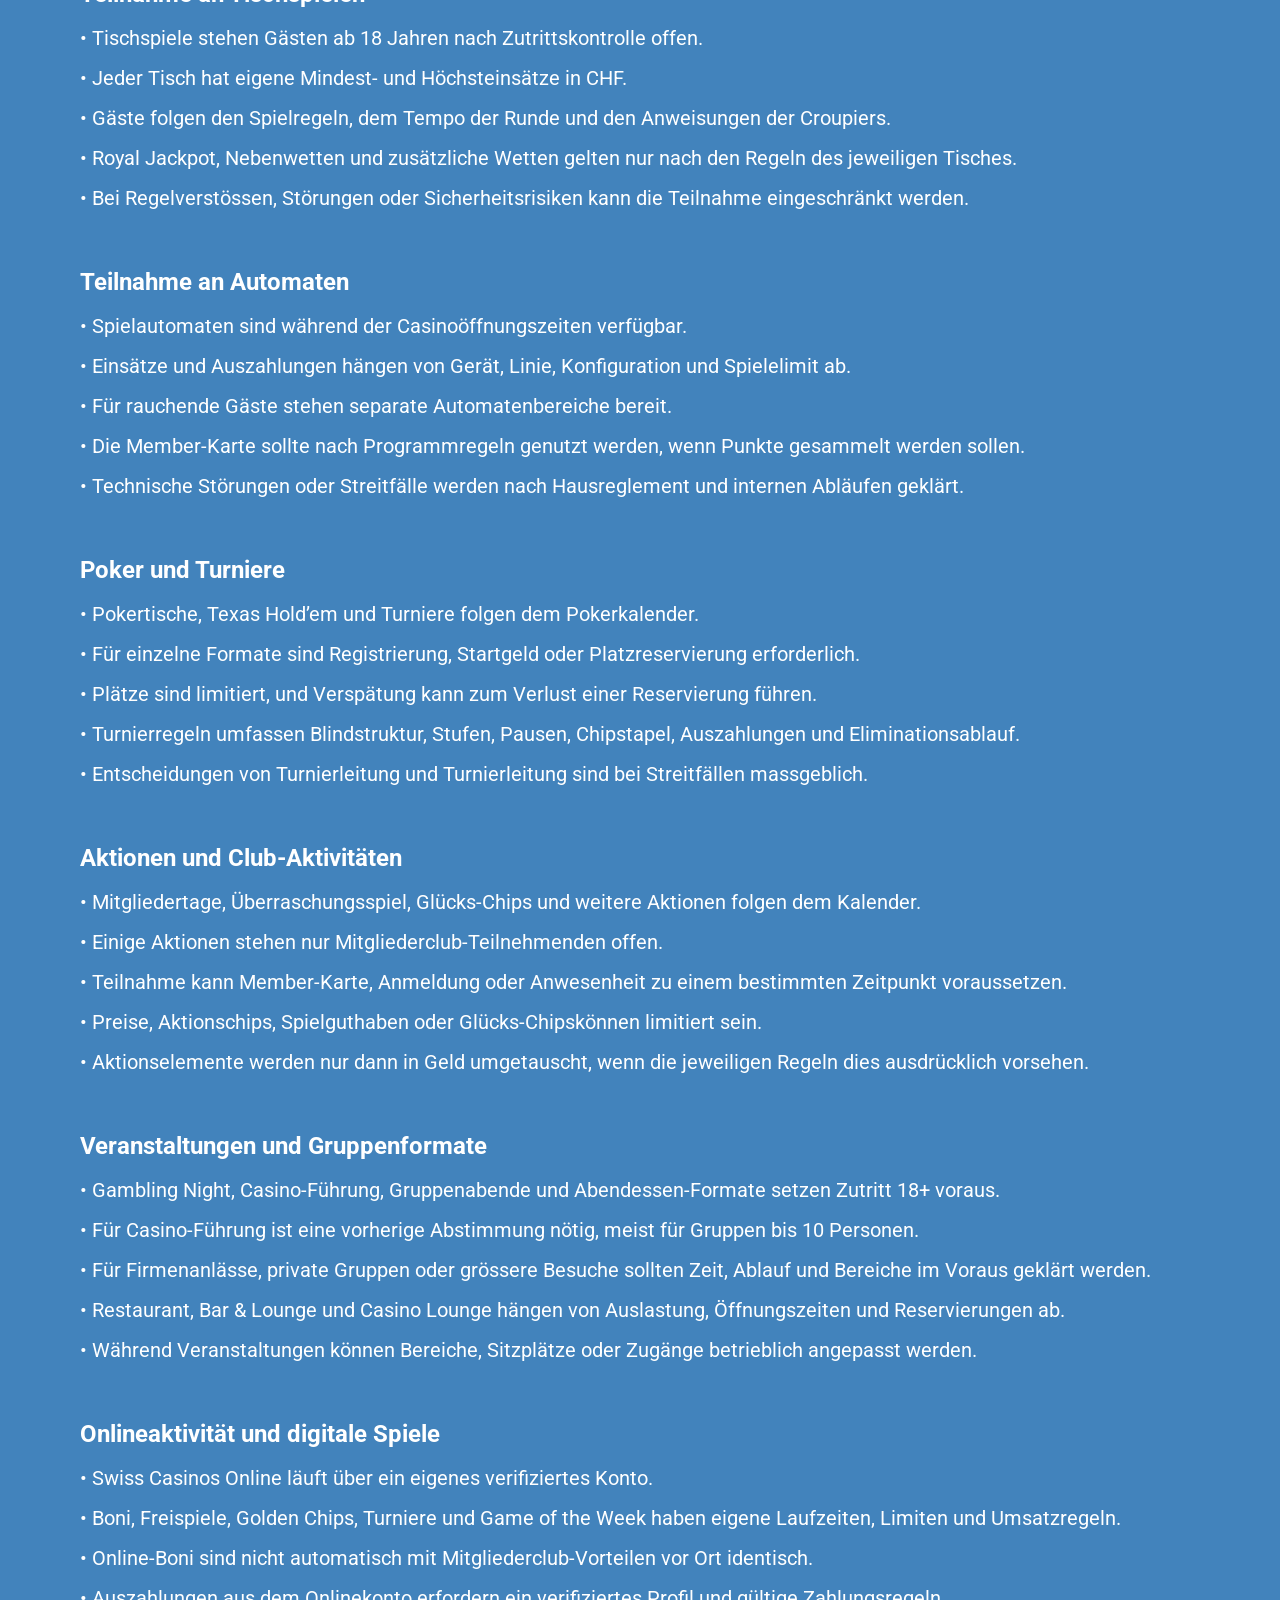
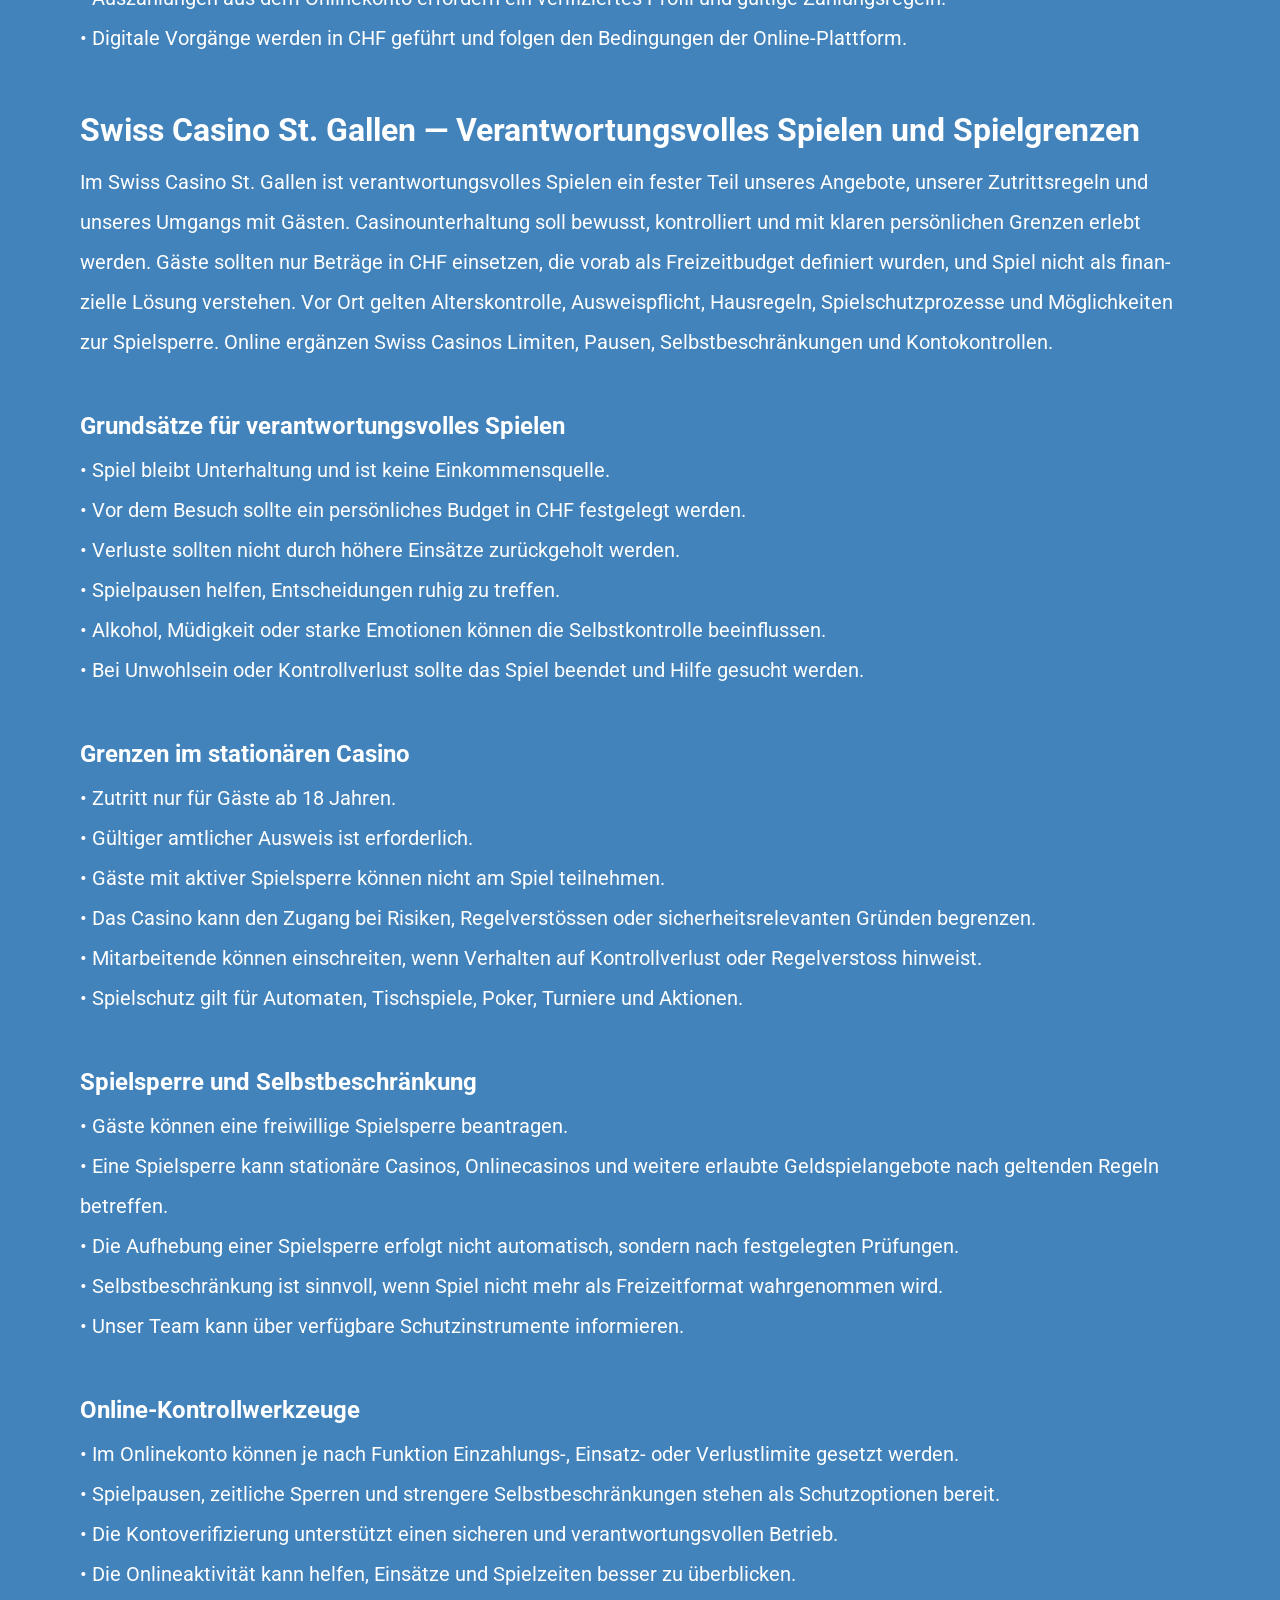
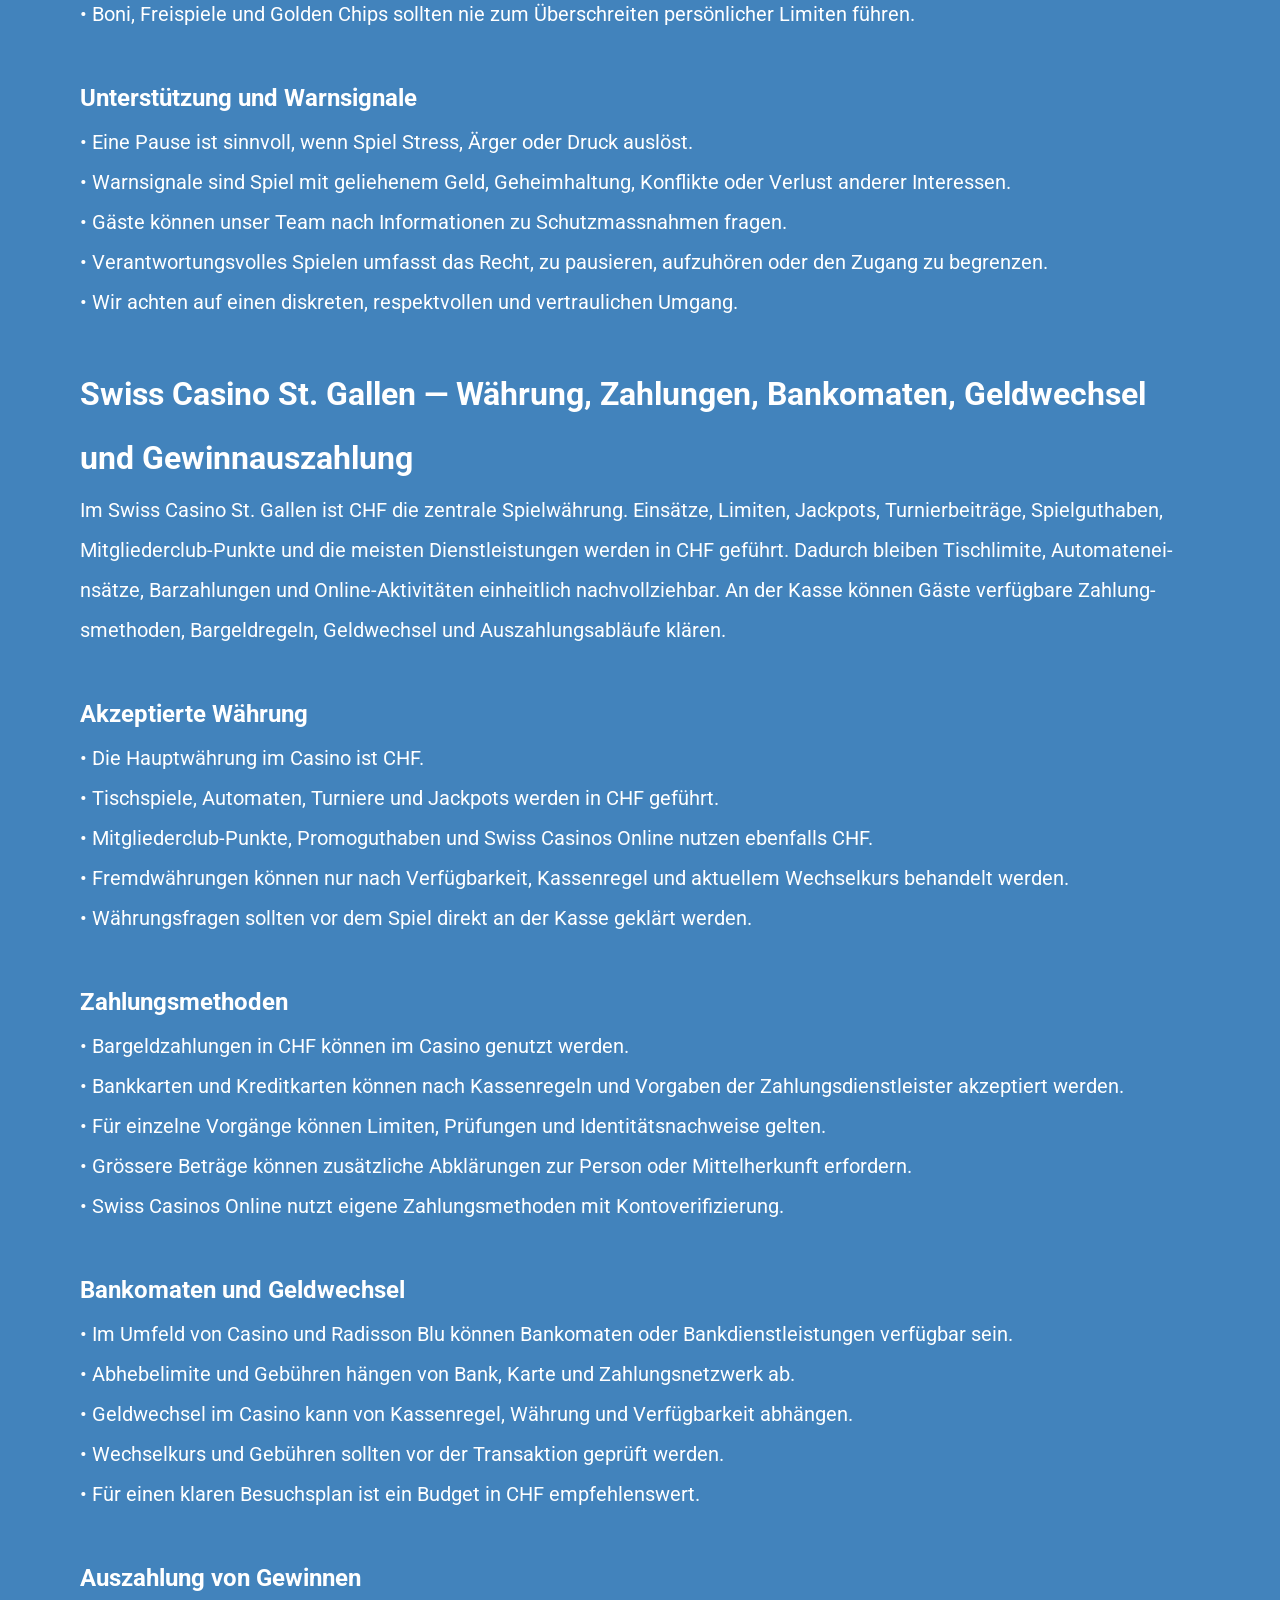
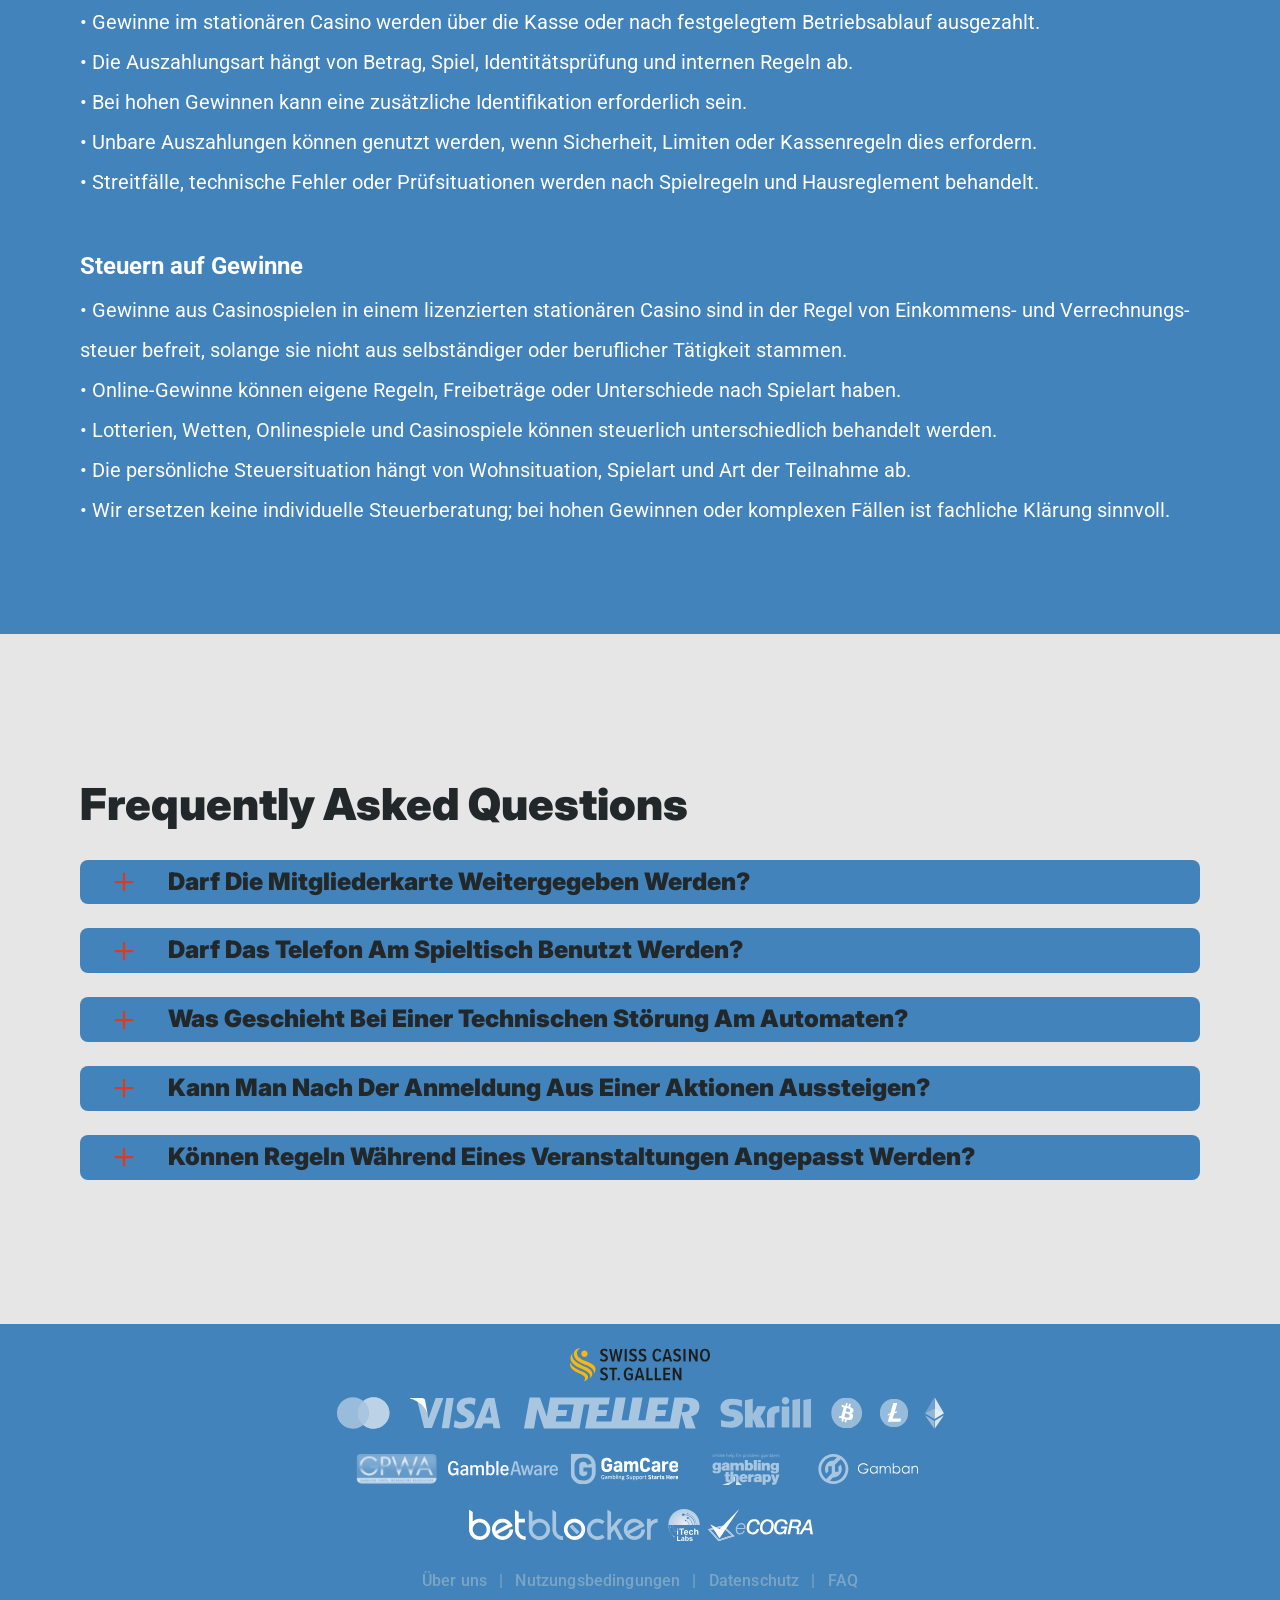
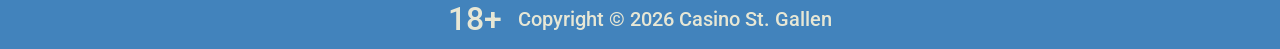
<file: nutzungsbedingungen.html>
<!DOCTYPE html>
<html lang="de-CH">

<head>
    <meta charset="utf-8">

    <script src="./common.js"></script>
    <script src="./pages.js"></script>

    <link rel="manifest" href="./manifest.json">

    <link rel="preconnect" href="https://fonts.googleapis.com" />
    <link rel="preconnect" href="https://fonts.gstatic.com" crossorigin />
    <!-- Google Fonts -->
    <link
            href="https://fonts.googleapis.com/css2?family=Inter:wght@300;400;500;600;700&display=swap"
            rel="stylesheet"
    />

    <!-- Google Fonts -->
    <link
            href="https://fonts.googleapis.com/css2?family=Roboto:wght@300;400;500;600;700&display=swap"
            rel="stylesheet"
    />

    <meta name="viewport" content="width=device-width, initial-scale=1, minimum-scale=1, maximum-scale=2">
    <link rel="preload" as="image" href="_assets/images/1781871538-1765534756-stgallen.svg" fetchpriority="high">
    <link rel="stylesheet" href="./normalize.css">
    <link rel="stylesheet" href="./index.css">
    <meta name="theme-color" content="">
    <title>Nutzungsbedingungen | Swiss Casino St. Gallen</title>
    <meta name="description"
          content="Lesen Sie die Nutzungsbedingungen des Swiss Casino St. Gallen mit Informationen zu Zutritt, Website-Nutzung, Regeln, Datenschutz und Spielschutz.
">
    <link rel="canonical" href="https://stgallen-casino.com/nutzungsbedingungen">
    <meta property="og:title" content="Nutzungsbedingungen | Swiss Casino St. Gallen">
    <meta property="og:description"
          content="Lesen Sie die Nutzungsbedingungen des Swiss Casino St. Gallen mit Informationen zu Zutritt, Website-Nutzung, Regeln, Datenschutz und Spielschutz.
">
    <meta property="og:url" content="https://stgallen-casino.com/nutzungsbedingungen">
    <meta property="og:site_name" content="Nutzungsbedingungen | Swiss Casino St. Gallen">
    <meta property="og:locale" content="de-CH">
    <meta property="og:image" content="_assets/images/1781871527-1765534657-182248-1.webp">
    <meta property="og:image:width" content="1200">
    <meta property="og:image:height" content="630">
    <meta property="og:type" content="website">
    <meta name="twitter:card" content="summary_large_image">
    <meta name="twitter:site" content="stgallen-casino.com/nutzungsbedingungen">
    <meta name="twitter:title" content="Nutzungsbedingungen | Swiss Casino St. Gallen">
    <meta name="twitter:description"
          content="Lesen Sie die Nutzungsbedingungen des Swiss Casino St. Gallen mit Informationen zu Zutritt, Website-Nutzung, Regeln, Datenschutz und Spielschutz.
">
    <meta name="twitter:image" content="_assets/images/1781871527-1765534657-182248-1.webp">
    <meta name="twitter:image:width" content="1200">
    <meta name="twitter:image:height" content="630">
    <link rel="icon" href="_assets/images/1781871532-1765547320-favicon-onlineswisscasinosch.webp" type="image/x-icon" sizes="16x16">
    <meta name="language" content="de-CH">
    <link rel="apple-touch-icon" href="_assets/images/1781871482-1765547320-favicon-onlineswisscasinosch.webp" sizes="96x96">
    <link rel="icon" href="_assets/images/1781871482-1765547320-favicon-onlineswisscasinosch.webp" type="image/webp" sizes="192x192">

    <link rel="preload" href="_assets/images/1781871570-1765534657-182248-1.webp" as="image" fetchpriority="high">

</head>

<body>
<svg
        style="display: none"
        xmlns="http://www.w3.org/2000/svg"
        width="1em"
        height="1em"
        viewBox="0 0 256 256"
>
    <symbol id="minus-icon" viewBox="0 0 256 256">
        <path
                fill="#E3381B"
                d="M228 128a12 12 0 0 1-12 12H40a12 12 0 0 1 0-24h176a12 12 0 0 1 12 12"
        />
    </symbol>
</svg>

<svg
        style="display: none"
        xmlns="http://www.w3.org/2000/svg"
        width="1em"
        height="1em"
        viewBox="0 0 32 32"
>
    <symbol id="globe-icon" viewBox="0 0 32 32">
        <path
                fill="#F9B000"
                d="M32.032 16c0-8.501-6.677-15.472-15.072-15.969-0.173-0.019-0.346-0.032-0.523-0.032-0.052 0-0.104 0.005-0.156 0.007-0.093-0.002-0.186-0.007-0.281-0.007-8.84 0-16.032 7.178-16.032 16.001s7.192 16.001 16.032 16.001c0.094 0 0.188-0.006 0.281-0.008 0.052 0.002 0.104 0.008 0.156 0.008 0.176 0 0.349-0.012 0.523-0.032 8.395-0.497 15.072-7.468 15.072-15.969zM29.049 21.151c-0.551-0.16-1.935-0.507-4.377-0.794 0.202-1.381 0.313-2.84 0.313-4.357 0-1.196-0.069-2.354-0.197-3.469 3.094-0.37 4.45-0.835 4.54-0.867l-0.372-1.050c0.695 1.659 1.080 3.478 1.080 5.386 0 1.818-0.352 3.555-0.987 5.151zM8.921 16c0-1.119 0.074-2.212 0.21-3.263 1.621 0.127 3.561 0.222 5.839 0.243v6.939c-2.219 0.021-4.114 0.111-5.709 0.234-0.22-1.319-0.34-2.715-0.34-4.154zM16.967 2.132c2.452 0.711 4.552 4.115 5.492 8.628-1.512 0.12-3.332 0.209-5.492 0.229v-8.857zM14.971 2.156v8.832c-2.136-0.021-3.965-0.109-5.502-0.226 0.96-4.457 3.076-7.836 5.502-8.606zM14.971 21.913l0 7.929c-2.263-0.718-4.256-3.705-5.293-7.719 1.492-0.11 3.253-0.189 5.292-0.21zM16.967 29.868l-0-7.955c2.061 0.020 3.814 0.102 5.288 0.217-1.019 4.067-3 7.076-5.288 7.738zM16.967 19.92l0-6.939c2.291-0.021 4.218-0.118 5.818-0.25 0.131 1.053 0.203 2.147 0.203 3.268 0 1.442-0.116 2.84-0.329 4.16-1.575-0.128-3.462-0.219-5.692-0.24zM28.588 9.81c-0.302 0.094-1.564 0.453-4.094 0.751-0.564-2.998-1.584-5.561-2.91-7.412 3.048 1.325 5.535 3.697 7.005 6.661zM11.213 2.831c-1.632 1.873-2.963 4.568-3.691 7.754-2.265-0.245-3.623-0.534-4.166-0.665 1.585-3.27 4.407-5.836 7.856-7.088zM2.614 11.787c0.385 0.104 1.841 0.467 4.549 0.766-0.155 1.107-0.24 2.26-0.24 3.447 0 1.509 0.136 2.96 0.383 4.334-2.325 0.251-3.755 0.552-4.396 0.706-0.607-1.566-0.944-3.264-0.944-5.041 0-1.467 0.228-2.883 0.649-4.213zM3.784 22.886c0.727-0.154 2.029-0.39 3.956-0.591 0.759 2.803 1.993 5.175 3.473 6.874-3.16-1.148-5.79-3.398-7.429-6.282v0zM21.583 28.849c1.195-1.665 2.14-3.907 2.728-6.525 1.982 0.227 3.226 0.494 3.853 0.652-1.5 2.596-3.808 4.669-6.581 5.873z">
        </path>
    </symbol>
</svg>

<svg width="32" height="31" viewBox="0 0 32 31" fill="none" xmlns="http://www.w3.org/2000/svg">
    <symbol id="star-icon" viewBox="0 0 32 31">
        <path d="M10.0431 24.5932L15.8898 21.0667L21.7365 24.6396L20.2052 17.9577L25.3559 13.5031L18.5811 12.8999L15.8898 6.58913L13.1985 12.8535L6.42371 13.4567L11.5744 17.9577L10.0431 24.5932ZM15.8898 25.4285L8.187 30.0687C7.84672 30.2853 7.49096 30.3781 7.11975 30.3471C6.74853 30.3162 6.42371 30.1925 6.1453 29.9759C5.86688 29.7594 5.65034 29.489 5.49566 29.1648C5.34099 28.8406 5.31005 28.4768 5.40286 28.0734L7.44456 19.3034L0.623417 13.4103C0.314068 13.1319 0.121034 12.8145 0.0443157 12.4581C-0.0324028 12.1017 -0.00951111 11.754 0.112991 11.415C0.235493 11.0759 0.421103 10.7975 0.669819 10.5797C0.918536 10.362 1.25882 10.2227 1.69067 10.1621L10.6927 9.37327L14.1729 1.11366C14.3276 0.742438 14.5676 0.464023 14.8931 0.278414C15.2185 0.0928044 15.5507 0 15.8898 0C16.2288 0 16.5611 0.0928044 16.8865 0.278414C17.2119 0.464023 17.452 0.742438 17.6067 1.11366L21.0869 9.37327L30.0889 10.1621C30.522 10.224 30.8623 10.3632 31.1098 10.5797C31.3572 10.7963 31.5428 11.0747 31.6666 11.415C31.7903 11.7553 31.8138 12.1036 31.7371 12.46C31.6604 12.8163 31.4667 13.1331 31.1562 13.4103L24.335 19.3034L26.3767 28.0734C26.4695 28.4756 26.4386 28.8394 26.2839 29.1648C26.1292 29.4902 25.9127 29.7606 25.6343 29.9759C25.3559 30.1912 25.0311 30.315 24.6598 30.3471C24.2886 30.3793 23.9329 30.2865 23.5926 30.0687L15.8898 25.4285Z" fill="#E3381B"/>
    </symbol>
</svg>

<svg
        xmlns="http://www.w3.org/2000/svg"
        width="1em"
        height="1em"
        viewBox="0 0 256 256"
>
    <symbol id="plus-icon" viewBox="0 0 256 256">
        <path
                fill="#E3381B"
                d="M228 128a12 12 0 0 1-12 12h-76v76a12 12 0 0 1-24 0v-76H40a12 12 0 0 1 0-24h76V40a12 12 0 0 1 24 0v76h76a12 12 0 0 1 12 12"
        />
    </symbol>
</svg>

<svg
        width="33"
        height="32"
        viewBox="0 0 33 32"
        fill="none"
        xmlns="http://www.w3.org/2000/svg"
>
    <symbol id="play-icon" viewBox="0 0 33 32">
        <path
                d="M16.8334 0.0786133C7.9606 0.0786133 0.767578 7.20678 0.767578 15.9998C0.767578 24.7929 7.9606 31.921 16.8334 31.921C25.7061 31.921 32.8992 24.7929 32.8992 15.9998C32.8992 7.20678 25.7061 0.0786133 16.8334 0.0786133ZM22.3861 16.8438L14.3532 21.8192C14.1907 21.9197 14.0059 21.9703 13.821 21.9703C13.6536 21.9703 13.4859 21.929 13.3342 21.8454C13.015 21.67 12.8169 21.3372 12.8169 20.9752V11.0244C12.8169 10.6625 13.015 10.3296 13.3342 10.1543C13.6533 9.97788 14.0436 9.98857 14.3532 10.1805L22.3861 15.1559C22.6796 15.3381 22.858 15.6568 22.858 15.9998C22.858 16.3428 22.6796 16.6616 22.3861 16.8438Z"
                fill="#F9B000"
        />
    </symbol>
</svg>

<svg
        width="20"
        height="20"
        viewBox="0 0 20 20"
        fill="none"
        xmlns="http://www.w3.org/2000/svg"
>
    <symbol id="information-outline" viewBox="0 0 20 20">
        <path
                d="M9 7H11V5H9V7ZM10 18C5.59 18 2 14.41 2 10C2 5.59 5.59 2 10 2C14.41 2 18 5.59 18 10C18 14.41 14.41 18 10 18ZM10 0C8.68678 0 7.38642 0.258658 6.17317 0.761205C4.95991 1.26375 3.85752 2.00035 2.92893 2.92893C1.05357 4.8043 0 7.34784 0 10C0 12.6522 1.05357 15.1957 2.92893 17.0711C3.85752 17.9997 4.95991 18.7362 6.17317 19.2388C7.38642 19.7413 8.68678 20 10 20C12.6522 20 15.1957 18.9464 17.0711 17.0711C18.9464 15.1957 20 12.6522 20 10C20 8.68678 19.7413 7.38642 19.2388 6.17317C18.7362 4.95991 17.9997 3.85752 17.0711 2.92893C16.1425 2.00035 15.0401 1.26375 13.8268 0.761205C12.6136 0.258658 11.3132 0 10 0ZM9 15H11V9H9V15Z"
                fill="#222829"
        />
    </symbol>
</svg>

<div class="wrapper">
    <header class="header" id="top">
        <div class="headerBlock">
            <div class="headerLogoContainer"><a href="/" aria-label="Main page"><img class="header__logo logo"
                                                                                                     src="_assets/images/1781871538-1765534756-stgallen.svg" alt="Casino St. Gallen Logo" /></a></div>

            <div class="navBlockMain">

                <!-- Main Navigation -->
                <nav>
                    <button class="hamburger" aria-label="Toggle navigation menu">
                        <span></span>
                    </button>

                    <ul class="nav__list nav__list--header">

                        <li><a href="index">index</a></li>
                        <li><a href="restaurants">Restaurants</a></li>
                        <li><a href="online">Online</a></li>
                        <li><a href="vip">VIP</a></li>
                        <li><a href="events">Events</a></li>
                        <li><a href="uberuns">Über uns</a></li>
                        <li><a href="nutzungsbedingungen">Nutzungsbedingungen</a></li>
                        <li><a href="datenschutz">Datenschutz</a></li>
                        <li><a href="faq">FAQ</a></li>

                    </ul>
                </nav>
                <!-- CTA buttons -->
                <div class="btn__list">

                    <div class="nav__item nav__itemLarge">
                        <a
                                class="nav__link nav__linkLarge"
                                target="_blank"
                                href="casino.html?id=example-offer-id"
                                aria-label="Jetzt spielen"
                                id="navPlayNow"
                        >
                            Jetzt spielen
                        </a>
                    </div>
                </div>
            </div>
        </div>
    </header>
    <main class="main">
        <section class="heroContainer">
            <div class="hero">
                <div class="heroBlock block">
                    <div class="heroGroup">
                        <div class="heroTextGroup">
                            <p class="heroText heroTextDesktop">Exklusives Willkommensangebot von</p>
                            <p class="heroText heroTextMobile">Exklusives Willkommensangebot von</p>
                            <p class="heroText heroTextBonus" id="bonusText"></p>
                        </div><a target="_blank" class="heroLink" id="bonusLink" href="/" aria-label="Spiel starten"><span
                            class="heroButton btn btn--large">Bonus sichern</span></a>
                    </div>
                </div>
            </div>
            <div class="heroUnder">
                <h1 class="heroText heroMainTitle">Nutzungsbedingungen des Swiss Casino St. Gallen</h1>
            </div>
        </section>
        <div class="historyCircleContainer">
            <section class="history">
                <div class="container">
                    <div class="historyBlock block">
                        <h2 class="historyTitle title">Swiss Casino St. Gallen Bedingungen: Nutzungsbedingungen, Spielregeln und verantwortungsvolle Teilnahme</h2>
                        <div class="historyDescription"><h3 style = "font-weight: bold;font-size: 32px;">
Swiss Casino St. Gallen — Öffnun&shy;gszeit&shy;en und Verfüg&shy;barke&shy;it der Angebote
</h3>
<p>
Im Swiss Casino St. Gallen sind wir an 365 Tagen im Jahr für Gäste da und verbin&shy;den Spiel, Bar, Lounge, Poker, Veranstaltungen und Gastro&shy;nomie mit langen Öffnun&shy;gszeit&shy;en. Unser Spielsa&shy;al eignet sich für einen Besuch am Tag, einen Abend nach der Arbeit, einen späten Casino&shy;abend oder eine Kombin&shy;ation aus Dinner, Drinks und Spiel. Spiela&shy;utomat&shy;en und Lounge-Bereic&shy;he folgen dem allgeme&shy;inen Casino&shy;betrieb, während Tischs&shy;piele täglich am Abend starten. Der Zutritt ist Gästen ab 18 Jahren mit gültig&shy;em amtlic&shy;hem Ausweis vorbe&shy;halten.
</p>
<br>
<table style="width: 100%; border-collapse: collapse; margin: 20px auto; font-family: sans-serif; color: #ffffff;font-size:14px">
  <thead>
    <tr style="background-color: #F9B000;">
      <th style="border: 1px solid #ffffff; padding: 12px; text-align: left; color: #ffffff; font-weight: bold;">Bereich oder Angebote</th>
      <th style="border: 1px solid #ffffff; padding: 12px; text-align: left; color: #ffffff; font-weight: bold;">Öffnun&shy;gszeit&shy;en</th>
      <th style="border: 1px solid #ffffff; padding: 12px; text-align: left; color: #ffffff; font-weight: bold;">Zugang und Beding&shy;ungen</th>
    </tr>
  </thead>
  <tbody>
    <tr >
      <td style="border: 1px solid #ffffff; padding: 10px;"><strong>Swiss Casino St. Gallen</strong></td>
      <td style="border: 1px solid #ffffff; padding: 10px;">Sonntag bis Donner&shy;stag 11:00–03:00, Freitag und Samstag 11:00–04:00</td>
      <td style="border: 1px solid #ffffff; padding: 10px;">Kosten&shy;loser Eintri&shy;tt, 18+, gültig&shy;er amtlic&shy;her Ausweis</td>
    </tr>
    <tr >
      <td style="border: 1px solid #ffffff; padding: 10px;"><strong>Spiela&shy;utomat&shy;en</strong></td>
      <td style="border: 1px solid #ffffff; padding: 10px;">Während des Casino&shy;betrieb&shy;s</td>
      <td style="border: 1px solid #ffffff; padding: 10px;">Mehr als 200 Geräte, Video-Poker und Rauche&shy;rberei&shy;che</td>
    </tr>
    <tr >
      <td style="border: 1px solid #ffffff; padding: 10px;"><strong>Tischs&shy;piele</strong></td>
      <td style="border: 1px solid #ffffff; padding: 10px;">Täglich 18:00–03:00</td>
      <td style="border: 1px solid #ffffff; padding: 10px;">American Roulet&shy;te, Blackj&shy;ack, Ultima&shy;te Texas Hold’em und Jackpo&shy;t-Form&shy;ate</td>
    </tr>
    <tr >
      <td style="border: 1px solid #ffffff; padding: 10px;"><strong>Poker Texas Hold’em</strong></td>
      <td style="border: 1px solid #ffffff; padding: 10px;">Nach Poker&shy;plan und Turnie&shy;rkalend&shy;er</td>
      <td style="border: 1px solid #ffffff; padding: 10px;">Limitie&shy;rte Plätze, Reserv&shy;ierung und Anmeld&shy;ung je nach Format</td>
    </tr>
    <tr >
      <td style="border: 1px solid #ffffff; padding: 10px;"><strong>Bar & Lounge</strong></td>
      <td style="border: 1px solid #ffffff; padding: 10px;">Während des Casino&shy;betrieb&shy;s</td>
      <td style="border: 1px solid #ffffff; padding: 10px;">Drinks, Kaffee, Cocktails, Feierabend und Spielp&shy;ausen</td>
    </tr>
    <tr >
      <td style="border: 1px solid #ffffff; padding: 10px;"><strong>Casino Lounge</strong></td>
      <td style="border: 1px solid #ffffff; padding: 10px;">Während des Casino&shy;betrieb&shy;s</td>
      <td style="border: 1px solid #ffffff; padding: 10px;">Ruhiger Sitzbe&shy;reich, Verfüg&shy;barke&shy;it nach Auslas&shy;tung</td>
    </tr>
    <tr >
      <td style="border: 1px solid #ffffff; padding: 10px;"><strong>Rauche&shy;rberei&shy;che</strong></td>
      <td style="border: 1px solid #ffffff; padding: 10px;">Während des Casino&shy;betrieb&shy;s</td>
      <td style="border: 1px solid #ffffff; padding: 10px;">Zwei separa&shy;te Spielb&shy;ereich&shy;e mit Automa&shy;ten</td>
    </tr>
    <tr >
      <td style="border: 1px solid #ffffff; padding: 10px;"><strong>Restaurant Olivé</strong></td>
      <td style="border: 1px solid #ffffff; padding: 10px;">Montag bis Samstag 18:00–22:00</td>
      <td style="border: 1px solid #ffffff; padding: 10px;">Dinner im Radiss&shy;on Blu, Reserv&shy;ierung empfeh&shy;lenswe&shy;rt</td>
    </tr>
    <tr >
      <td style="border: 1px solid #ffffff; padding: 10px;"><strong>Bar Olivé</strong></td>
      <td style="border: 1px solid #ffffff; padding: 10px;">Montag bis Samstag 17:00–00:00</td>
      <td style="border: 1px solid #ffffff; padding: 10px;">Cocktails, Apéro und ruhige Hotel&shy;atmosph&shy;äre</td>
    </tr>
    <tr >
      <td style="border: 1px solid #ffffff; padding: 10px;"><strong>Frühst&shy;ück Olivé</strong></td>
      <td style="border: 1px solid #ffffff; padding: 10px;">Montag bis Samstag 06:30–10:00, Sonntag 07:00–11:00</td>
      <td style="border: 1px solid #ffffff; padding: 10px;">Morgen&shy;angebot im Radiss&shy;on Blu Umfeld</td>
    </tr>
    <tr >
      <td style="border: 1px solid #ffffff; padding: 10px;"><strong>Casino-Führung</strong></td>
      <td style="border: 1px solid #ffffff; padding: 10px;">Nach vorhe&shy;riger Abstim&shy;mung</td>
      <td style="border: 1px solid #ffffff; padding: 10px;">Gruppen bis 10 Person&shy;en, 18+, Termin nach Verfüg&shy;barke&shy;it</td>
    </tr>
    <tr >
      <td style="border: 1px solid #ffffff; padding: 10px;"><strong>Veranstaltungen und Aktion&shy;en</strong></td>
      <td style="border: 1px solid #ffffff; padding: 10px;">Nach Eventk&shy;alende&shy;r</td>
      <td style="border: 1px solid #ffffff; padding: 10px;">Gambling Night, Mitgliedertage, Überraschungsspiel, Glücks-Chips und Poker&shy;veransta&shy;ltungen</td>
    </tr>
    <tr >
      <td style="border: 1px solid #ffffff; padding: 10px;"><strong>Mitgliederschalter</strong></td>
      <td style="border: 1px solid #ffffff; padding: 10px;">Während der zustän&shy;digen Service&shy;zeiten</td>
      <td style="border: 1px solid #ffffff; padding: 10px;">Mitgliederclub, Punkte, Stufen, Privile&shy;gien und persön&shy;liche Auskunft</td>
    </tr>
    <tr >
      <td style="border: 1px solid #ffffff; padding: 10px;"><strong>Swiss Casinos Online</strong></td>
      <td style="border: 1px solid #ffffff; padding: 10px;">Digit&shy;aler Zugang rund um die Uhr</td>
      <td style="border: 1px solid #ffffff; padding: 10px;">Onlinekonto, Verifi&shy;zierun&shy;g, Spiele, Boni, Live Casino und CHF</td>
    </tr>
  </tbody>
</table>
<br>
<h3 style = "font-weight: bold;font-size: 32px;">
Swiss Casino St. Gallen — Besuch&shy;sregel&shy;n, Kleiderordnung und Einschr&shy;änkun&shy;gen
</h3>
<p>
Im Swiss Casino St. Gallen stehen klare Zutrit&shy;tsregel&shy;n, ein gepfle&shy;gtes Ersche&shy;inen, respekt&shy;voller Umgang und ein sicher&shy;er Spielb&shy;etrieb im Mittel&shy;punkt. Unsere Regeln gelten für Gäste an Tischs&shy;pielen, Automa&shy;ten, Poker, Bar & Lounge, Casino Lounge, Veranstaltungen, Casino-Führung und Club-Aktion&shy;en. Der Eintri&shy;tt ist kosten&shy;los, der Zugang gilt jedoch nur für Gäste ab 18 Jahren mit gültig&shy;em amtlic&shy;hem Ausweis. Wir bevorz&shy;ugen einen gepfleg&shy;ten gepflegter und können den Zutritt einschr&shy;änken, wenn Hausre&shy;glement, Sicher&shy;heit oder Besuch&shy;sregel&shy;n nicht einge&shy;halten werden.
</p>
<br>

<h4 style = "font-weight: bold; font-size: 24px;">
Zutrit&shy;tsbed&shy;ingun&shy;gen
</h4>

 <ul>
            <li>• Der Zutritt ist aussch&shy;liessl&shy;ich Gästen ab 18 Jahren vorbe&shy;halten.</li>
            <li>• Beim Eintri&shy;tt ist ein gültig&shy;er amtlic&shy;her Ausweis erford&shy;erlich, etwa ID, Pass oder Führer&shy;auswei&shy;s.</li>
            <li>• Das Dokume&shy;nt muss origin&shy;al, gültig und lesbar sein.</li>
            <li>• Der Eintri&shy;tt ist kosten&shy;los, die Zutrit&shy;tskont&shy;rolle bleibt verbind&shy;lich.</li>
            <li>• Gäste halten Hausre&shy;glement, Sicher&shy;heits&shy;anweis&shy;ungen und Hinweise des Teams ein.</li>
            <li>• Bei aktiver Spielsp&shy;erre, fehlen&shy;der Legit&shy;imati&shy;on oder Regelv&shy;erstos&shy;s kann der Zugang verweh&shy;rt werden.</li>
        </ul><br>

<h4 style = "font-weight: bold; font-size: 24px;">
Kleiderordnung
</h4>

 <ul>
            <li>• Wir empfeh&shy;len einen gepfleg&shy;ten Smart-Casual-Stil.</li>
            <li>• Saube&shy;re Schuhe, Hemden, Polos, Jacken, elegante Allta&shy;gsklei&shy;dung und abend&shy;taugli&shy;che Kleidung passen gut zur Atmosp&shy;häre.</li>
            <li>• Sehr sportl&shy;iche, strand&shy;ähnlic&shy;he, versch&shy;mutzte oder ungepf&shy;legte Kleidung kann unpass&shy;end sein.</li>
            <li>• Für Veranstaltungen, Dinner, Poker&shy;turnie&shy;re und Club-Aktion&shy;en wirkt ein etwas elegan&shy;terer Auftri&shy;tt passend.</li>
            <li>• Die finale Beurt&shy;eilun&shy;g des Kleiderordnung erfolg&shy;t durch unser Team am Eingang.</li>
        </ul><br>

<h4 style = "font-weight: bold; font-size: 24px;">
Verhal&shy;ten im Haus
</h4>

 <ul>
            <li>• Wir erwarten einen respekt&shy;vollen Umgang mit Gästen, Croupi&shy;ers, Service&shy;team und Sicher&shy;heits&shy;mitarb&shy;eitend&shy;en.</li>
            <li>• Spiel&shy;entsch&shy;eidun&shy;gen sollen ohne Druck auf andere Gäste getrof&shy;fen werden.</li>
            <li>• An den Spielt&shy;ischen gelten Spielr&shy;egeln, Tempo und Anweis&shy;ungen der Croupi&shy;ers.</li>
            <li>• In Bar, Lounge und Gastro&shy;nomie gilt eine ruhige, respekt&shy;volle und angene&shy;hme Atmosp&shy;häre.</li>
            <li>• Bei störend&shy;em oder unsich&shy;erem Verhal&shy;ten kann die Teilna&shy;hme am Spiel oder der Aufent&shy;halt beendet werden.</li>
        </ul><br>

<h4 style = "font-weight: bold; font-size: 24px;">
Verbote und Einschr&shy;änkun&shy;gen
</h4>

 <ul>
            <li>• Kein Zutritt für Person&shy;en unter 18 Jahren.</li>
            <li>• Kein Zutritt ohne gültig&shy;es Ausweis&shy;dokume&shy;nt.</li>
            <li>• Kein Zutritt bei beste&shy;hender Spielsp&shy;erre oder behörd&shy;licher Einschr&shy;änkun&shy;g.</li>
            <li>• Aggre&shy;ssion, Beleidi&shy;gungen, Drohun&shy;gen und Druck auf andere Gäste sind nicht erlaubt.</li>
            <li>• Manip&shy;ulatio&shy;n von Spielen, Geräten oder Abläuf&shy;en ist unters&shy;agt.</li>
            <li>• Member-Karten, Auswei&shy;se, Spielg&shy;uthabe&shy;n oder persön&shy;liche Konten dürfen nicht übert&shy;ragen werden.</li>
            <li>• Rauchen ist nur in den dafür vorge&shy;sehenen separa&shy;ten Bereic&shy;hen erlaubt.</li>
            <li>• Foto- und Videoa&shy;ufnahm&shy;en können zum Schutz der Privat&shy;sphäre und Sicher&shy;heit einge&shy;schränk&shy;t sein.</li>
            <li>• Essen und Geträn&shy;ke an Spielt&shy;ischen können je nach Situat&shy;ion regul&shy;iert werden.</li>
            <li>• Das Casino kann den Besuch beend&shy;en, wenn Regeln verletzt oder Sicher&shy;heits&shy;risiken verur&shy;sacht werden.</li>
        </ul><br>

<h3 style = "font-weight: bold;font-size: 32px;">
Swiss Casino St. Gallen — Swiss Casinos Mitgliederclub und Privile&shy;gien
</h3>
<p>
Der Swiss Casinos Mitgliederclub ist unser Treueprogramm für Gäste, die ihren Besuch im Swiss Casino St. Gallen mit Punkten, Stufen, Club-Aktion&shy;en und persön&shy;licher Betreu&shy;ung verbin&shy;den möchten. In St. Gallen ersetzt der neue Mitgliederclub den früher&shy;en Royal Club und bringt eine moderne, standor&shy;tüber&shy;greife&shy;nde Struktur in die Swiss Casinos Welt. Teilne&shy;hmende sammeln Stufen Points und Prämienpunkte, steigen durch sechs Stufen auf und nutzen je nach Status zusätz&shy;liche Vortei&shy;le. Punkte können bei Nutzung der Mitgliederkarte an Automa&shy;ten, bei Live-Spiele und in ausge&shy;wählte&shy;n Gastro&shy;nomieb&shy;ereich&shy;en gesam&shy;melt werden. Bei Automa&shy;ten dient der Umsatz in CHF als Grund&shy;lage, bei Live-Spiele spielen Dauer, Einsatz und Spiela&shy;rt eine Rolle. In der Gastro&shy;nomie können Punkte für passende Ausga&shy;ben gesam&shy;melt und Prämienpunkte für ausge&shy;wählte Angebote einge&shy;löst werden. Mitgliedertage, Überraschungsspiel, Glücks-Chips, Einlad&shy;ungen und Veranstaltungsvorteile ergänz&shy;en die Club-Erfahrung. Die Regist&shy;rierun&shy;g erfolgt vor Ort an Kasse oder Mitgliederschalter. Voraus&shy;setzun&shy;gen sind ein gültig&shy;er Ausweis, Minde&shy;stalter 18 Jahre und die Einhal&shy;tung des Hausre&shy;glement&shy;s. Wir verste&shy;hen denMitgliederclub als klaren und persön&shy;lichen Weg, einen Besuch bei uns struktur&shy;ierter zu gestal&shy;ten. Alle Stufen, Punkte, Gesche&shy;nke, Boni und Sonder&shy;vortei&shy;le gelten nach den jeweils aktuel&shy;len Program&shy;mregel&shy;n, nach Status, Datum und Verfüg&shy;barke&shy;it.
</p>
<br>

<h4 style = "font-weight: bold; font-size: 24px;">
Vortei&shy;le des Mitgliederclub
</h4>

 <ul>
            <li>• Einheit&shy;liches Mitgliederprofil in der Swiss Casinos Welt.</li>
            <li>• Sechs Stufen mit schritt&shy;weise erweit&shy;erten Privile&shy;gien.</li>
            <li>• Statuspunkte und Prämienpunkte nach Program&shy;mregel&shy;n.</li>
            <li>• Mitgliedertage, Überraschungsspiel, Glücks-Chips und Club-Aktion&shy;en.</li>
            <li>• Nutzung von Prämienpunkte in ausge&shy;wählte&shy;n Gastro&shy;nomiea&shy;ngebot&shy;en.</li>
            <li>• Persön&shy;liche Auskunft am Mitgliederschalter.</li>
            <li>• Zugang zu Veranstaltungen, Einlad&shy;ungen und besond&shy;eren Formaten.</li>
            <li>• Besser struk&shy;turier&shy;ter Besuch für regelm&shy;ässige Gäste.</li>
        </ul><br>

<h4 style = "font-weight: bold; font-size: 24px;">
Regist&shy;rierun&shy;g
</h4>

 <ul>
            <li>• Die Regist&shy;rierun&shy;g erfolgt im Swiss Casino St. Gallen an Kasse oder Mitgliederschalter.</li>
            <li>• Erford&shy;erlich ist ein gültig&shy;er amtlic&shy;her Ausweis.</li>
            <li>• Teilna&shy;hme ist nur für Gäste ab 18 Jahren möglich.</li>
            <li>• Unser Team erklärt Stufen, Punkte, Privile&shy;gien und aktuelle Aktion&shy;en.</li>
            <li>• Nach der Regist&shy;rierun&shy;g sollte die Member-Karte bei passen&shy;den Spielen und Angebote genutzt werden.</li>
        </ul><br>

<h4 style = "font-weight: bold; font-size: 24px;">
Punkte und Stufen
</h4>

 <ul>
            <li>• Das Program&shy;m umfasst sechs Stufen.</li>
            <li>• Mit höher&shy;em Stufen werden Clubv&shy;orteil&shy;e umfang&shy;reicher.</li>
            <li>• Bei Automa&shy;ten richten sich Punkte nach dem Umsatz in CHF.</li>
            <li>• Bei Live-Spiele zählen Einsatz, Spiela&shy;rt und Spiel&shy;dauer.</li>
            <li>• In der Gastro&shy;nomie können Punkte bei passend&shy;en Umsät&shy;zen gesam&shy;melt werden.</li>
            <li>• Prämienpunkte können nach Beding&shy;ungen für ausge&shy;wählte Angebote einge&shy;löst werden.</li>
        </ul><br>

<h4 style = "font-weight: bold; font-size: 24px;">
Boni und Einschr&shy;änkun&shy;gen
</h4>

 <ul>
            <li>• Privile&shy;gien hängen von Stufen, Kalen&shy;der, Verfüg&shy;barke&shy;it und Clubre&shy;geln ab.</li>
            <li>• Einige Aktion&shy;en erford&shy;ern Anmeld&shy;ung oder Teilna&shy;hme an einem bestimm&shy;ten Datum.</li>
            <li>• Prämienpunkte gelten nicht automa&shy;tisch für alle Produkte und Geträn&shy;ke.</li>
            <li>• Spirit&shy;uosen können von der Punkte&shy;einlös&shy;ung ausge&shy;schlos&shy;sen sein.</li>
            <li>• Clubv&shy;orteil&shy;e garan&shy;tieren keinen Gewinn und ändern nicht die Spielm&shy;athema&shy;tik.</li>
            <li>• Mitgliederclub ersetzt nicht Spielsc&shy;hutz, Limiten und Hausre&shy;glement.</li>
        </ul><br>


<h3 style = "font-weight: bold;font-size: 32px;">
Swiss Casino St. Gallen — Teilna&shy;hme an Spielen, Aktionen, Turnie&shy;ren und Veranstaltungen
</h3>
<p>
Im Swiss Casino St. Gallen gelten für Spiele, Aktionen, Turnie&shy;re, Mitgliedertage, Gambling Night, Casino-Führung und digitale Angebote jeweils klare Teilna&shy;hmebedi&shy;ngung&shy;en. Grundl&shy;age ist immer ein Minde&shy;stalter von 18 Jahren, ein gültig&shy;er amtlic&shy;her Ausweis, die Einhal&shy;tung des Hausre&shy;glement&shy;s und die Regeln des gewähl&shy;ten Formats. Zeiten, Limiten, Regist&shy;rierun&shy;gen, Plätze, Prämie&shy;nmechan&shy;iken und Auszah&shy;lungsre&shy;geln werden je nach Spiel, Aktion oder Veranstaltungen festge&shy;legt. Aktionen und Turnie&shy;re garan&shy;tieren keinen Gewinn, sondern ergänz&shy;en den Casino&shy;besuch um zusätz&shy;liche Erlebn&shy;isform&shy;ate.
</p>
<br>

<h4 style = "font-weight: bold; font-size: 24px;">
Teilna&shy;hme an Tischs&shy;pielen
</h4>

 <ul>
            <li>• Tischs&shy;piele stehen Gästen ab 18 Jahren nach Zutrit&shy;tskont&shy;rolle offen.</li>
            <li>• Jeder Tisch hat eigene Mindes&shy;t- und Höchst&shy;einsät&shy;ze in CHF.</li>
            <li>• Gäste folgen den Spielr&shy;egeln, dem Tempo der Runde und den Anweis&shy;ungen der Croupi&shy;ers.</li>
            <li>• Royal Jackpot, Nebenwetten und zusätz&shy;liche Wetten gelten nur nach den Regeln des jeweil&shy;igen Tisches.</li>
            <li>• Bei Regelv&shy;erstös&shy;sen, Störun&shy;gen oder Sicher&shy;heits&shy;risiken kann die Teilna&shy;hme einge&shy;schränk&shy;t werden.</li>
        </ul><br>

<h4 style = "font-weight: bold; font-size: 24px;">
Teilna&shy;hme an Automa&shy;ten
</h4>

 <ul>
            <li>• Spiela&shy;utomat&shy;en sind während der Casino&shy;öffnun&shy;gszeit&shy;en verfüg&shy;bar.</li>
            <li>• Einsät&shy;ze und Auszah&shy;lungen hängen von Gerät, Linie, Konfig&shy;uratio&shy;n und Spiele&shy;limit ab.</li>
            <li>• Für rauche&shy;nde Gäste stehen separa&shy;te Automa&shy;tenber&shy;eiche bereit.</li>
            <li>• Die Member-Karte sollte nach Program&shy;mregel&shy;n genutzt werden, wenn Punkte gesam&shy;melt werden sollen.</li>
            <li>• Techni&shy;sche Störun&shy;gen oder Streitf&shy;älle werden nach Hausre&shy;glement und inter&shy;nen Abläuf&shy;en geklärt.</li>
        </ul><br>

<h4 style = "font-weight: bold; font-size: 24px;">
Poker und Turnie&shy;re
</h4>

 <ul>
            <li>• Poker&shy;tische, Texas Hold’em und Turnie&shy;re folgen dem Poker&shy;kalend&shy;er.</li>
            <li>• Für einzel&shy;ne Formate sind Regist&shy;rierun&shy;g, Startgeld oder Platzr&shy;eserv&shy;ierung erford&shy;erlich.</li>
            <li>• Plätze sind limiti&shy;ert, und Verspä&shy;tung kann zum Verlust einer Reserv&shy;ierung führen.</li>
            <li>• Turnie&shy;rregel&shy;n umfassen Blindstruktur, Stufen, Pausen, Chipstapel, Auszah&shy;lungen und Elimi&shy;nation&shy;sablau&shy;f.</li>
            <li>• Entsche&shy;idunge&shy;n von Turnie&shy;rleitu&shy;ng und Turnierleitung sind bei Streitf&shy;ällen massg&shy;eblich.</li>
        </ul><br>

<h4 style = "font-weight: bold; font-size: 24px;">
Aktionen und Club-Aktiv&shy;itäten
</h4>

 <ul>
            <li>• Mitgliedertage, Überraschungsspiel, Glücks-Chips und weitere Aktion&shy;en folgen dem Kalen&shy;der.</li>
            <li>• Einige Aktionen stehen nur Mitgliederclub-Teilne&shy;hmend&shy;en offen.</li>
            <li>• Teilna&shy;hme kann Member-Karte, Anmeld&shy;ung oder Anwese&shy;nheit zu einem bestimm&shy;ten Zeitp&shy;unkt voraus&shy;setzen.</li>
            <li>• Preise, Aktionschips, Spielg&shy;uthabe&shy;n oder Glücks-Chipskönnen limiti&shy;ert sein.</li>
            <li>• Aktionselemente werden nur dann in Geld umge&shy;tauscht, wenn die jeweil&shy;igen Regeln dies ausdr&shy;ücklich vorseh&shy;en.</li>
        </ul><br>

<h4 style = "font-weight: bold; font-size: 24px;">
Veranstaltungen und Gruppen&shy;formate
</h4>

 <ul>
            <li>• Gambling Night, Casino-Führung, Gruppen&shy;abende und Abendessen-Formate setzen Zutritt 18+ voraus.</li>
            <li>• Für Casino-Führung ist eine vorhe&shy;rige Abstim&shy;mung nötig, meist für Gruppen bis 10 Person&shy;en.</li>
            <li>• Für Firmen&shy;anläss&shy;e, private Gruppen oder gröss&shy;ere Besuche sollten Zeit, Ablauf und Bereich&shy;e im Voraus geklärt werden.</li>
            <li>• Restaurant, Bar & Lounge und Casino Lounge hängen von Auslas&shy;tung, Öffnun&shy;gszeit&shy;en und Reserv&shy;ierung&shy;en ab.</li>
            <li>• Während Veranstaltungen können Bereiche, Sitzpl&shy;ätze oder Zugän&shy;ge betrieb&shy;lich angepasst werden.</li>
        </ul><br>

<h4 style = "font-weight: bold; font-size: 24px;">
Onlineaktivität und digitale Spiele
</h4>

 <ul>
            <li>• Swiss Casinos Online läuft über ein eigenes verifi&shy;zierte&shy;s Konto.</li>
            <li>• Boni, Freispiele, Golden Chips, Turnie&shy;re und Game of the Week haben eigene Laufze&shy;iten, Limiten und Umsatz&shy;regeln.</li>
            <li>• Online-Boni sind nicht automa&shy;tisch mit Mitgliederclub-Vortei&shy;len vor Ort ident&shy;isch.</li>
            <li>• Auszah&shy;lungen aus dem Onlinekonto erford&shy;ern ein verifi&shy;zierte&shy;s Profil und gültige Zahlung&shy;sregeln.</li>
            <li>• Digit&shy;ale Vorgän&shy;ge werden in CHF geführt und folgen den Beding&shy;ungen der Online-Platt&shy;form.</li>
        </ul><br>
<h3 style = "font-weight: bold;font-size: 32px;">
Swiss Casino St. Gallen — Verant&shy;wortun&shy;gsvolle&shy;s Spielen und Spielg&shy;renzen
</h3>
<p>
Im Swiss Casino St. Gallen ist verant&shy;wortun&shy;gsvolle&shy;s Spielen ein fester Teil unseres Angebote, unserer Zutrit&shy;tsregel&shy;n und unseres Umgangs mit Gästen. Casino&shy;unterh&shy;altung soll bewusst, kontrol&shy;liert und mit klaren persön&shy;lichen Grenzen erlebt werden. Gäste sollten nur Beträge in CHF einset&shy;zen, die vorab als Freizeit&shy;budget defini&shy;ert wurden, und Spiel nicht als finan&shy;zielle Lösung verste&shy;hen. Vor Ort gelten Alters&shy;kontro&shy;lle, Ausweis&shy;pflicht, Hausre&shy;geln, Spielsc&shy;hutzpro&shy;zesse und Möglich&shy;keiten zur Spielsp&shy;erre. Online ergänz&shy;en Swiss Casinos Limiten, Pausen, Selbst&shy;beschr&shy;änkun&shy;gen und Konto&shy;kontro&shy;llen.
</p>
<br>

<h4 style = "font-weight: bold; font-size: 24px;">
Grunds&shy;ätze für verant&shy;wortun&shy;gsvolle&shy;s Spielen
</h4>

 <ul>
            <li>• Spiel bleibt Unterh&shy;altung und ist keine Einkom&shy;mensqu&shy;elle.</li>
            <li>• Vor dem Besuch sollte ein persön&shy;liches Budget in CHF festge&shy;legt werden.</li>
            <li>• Verluste sollten nicht durch höhere Einsät&shy;ze zurück&shy;geholt werden.</li>
            <li>• Spielp&shy;ausen helfen, Entsch&shy;eidun&shy;gen ruhig zu treffen.</li>
            <li>• Alkohol, Müdigk&shy;eit oder starke Emotio&shy;nen können die Selbst&shy;kontro&shy;lle beein&shy;flussen.</li>
            <li>• Bei Unwohl&shy;sein oder Kontroll&shy;verlus&shy;t sollte das Spiel beendet und Hilfe gesucht werden.</li>
        </ul><br>

<h4 style = "font-weight: bold; font-size: 24px;">
Grenzen im station&shy;ären Casino
</h4>

 <ul>
            <li>• Zutritt nur für Gäste ab 18 Jahren.</li>
            <li>• Gültig&shy;er amtlic&shy;her Ausweis ist erford&shy;erlich.</li>
            <li>• Gäste mit aktiver Spielsp&shy;erre können nicht am Spiel teilne&shy;hmen.</li>
            <li>• Das Casino kann den Zugang bei Risiken, Regelv&shy;erstös&shy;sen oder sicher&shy;heitsre&shy;levant&shy;en Gründen begren&shy;zen.</li>
            <li>• Mitarbeit&shy;ende können einsch&shy;reiten, wenn Verhal&shy;ten auf Kontroll&shy;verlus&shy;t oder Regelv&shy;erstos&shy;s hinwei&shy;st.</li>
            <li>• Spielsc&shy;hutz gilt für Automa&shy;ten, Tischs&shy;piele, Poker, Turnie&shy;re und Aktionen.</li>
        </ul><br>

<h4 style = "font-weight: bold; font-size: 24px;">
Spielsp&shy;erre und Selbst&shy;beschr&shy;änkun&shy;g
</h4>

 <ul>
            <li>• Gäste können eine freiw&shy;illige Spielsp&shy;erre beantr&shy;agen.</li>
            <li>• Eine Spielsp&shy;erre kann station&shy;äre Casinos, Onlinecasinos und weitere erlaub&shy;te Geldsp&shy;ielang&shy;ebote nach gelten&shy;den Regeln betref&shy;fen.</li>
            <li>• Die Aufhe&shy;bung einer Spielsp&shy;erre erfolgt nicht automa&shy;tisch, sondern nach festge&shy;legten Prüfu&shy;ngen.</li>
            <li>• Selbst&shy;beschr&shy;änkun&shy;g ist sinnvo&shy;ll, wenn Spiel nicht mehr als Freizeit&shy;format wahrg&shy;enomm&shy;en wird.</li>
            <li>• Unser Team kann über verfüg&shy;bare Schutz&shy;instrum&shy;ente inform&shy;ieren.</li>
        </ul><br>

<h4 style = "font-weight: bold; font-size: 24px;">
Online-Kontro&shy;llwerk&shy;zeuge
</h4>

 <ul>
            <li>• Im Onlinekonto können je nach Funkti&shy;on Einzah&shy;lungs-, Einsatz- oder Verlust&shy;limite gesetzt werden.</li>
            <li>• Spielp&shy;ausen, zeitli&shy;che Sperren und streng&shy;ere Selbst&shy;beschr&shy;änkun&shy;gen stehen als Schutz&shy;option&shy;en bereit.</li>
            <li>• Die Kontoverifizierung unter&shy;stützt einen sicheren und verant&shy;wortun&shy;gsvolle&shy;n Betrieb.</li>
            <li>• Die Onlineaktivität kann helfen, Einsät&shy;ze und Spielz&shy;eiten besser zu überb&shy;licken.</li>
            <li>• Boni, Freispiele und Golden Chips sollten nie zum Übersc&shy;hreiten persön&shy;licher Limiten führen.</li>
        </ul><br>

<h4 style = "font-weight: bold; font-size: 24px;">
Unter&shy;stützu&shy;ng und Warnsi&shy;gnale
</h4>

 <ul>
            <li>• Eine Pause ist sinnvo&shy;ll, wenn Spiel Stress, Ärger oder Druck auslöst.</li>
            <li>• Warnsi&shy;gnale sind Spiel mit gelieh&shy;enem Geld, Geheim&shy;haltun&shy;g, Konflik&shy;te oder Verlust anderer Inter&shy;essen.</li>
            <li>• Gäste können unser Team nach Informa&shy;tionen zu Schutz&shy;massna&shy;hmen fragen.</li>
            <li>• Verant&shy;wortun&shy;gsvolle&shy;s Spielen umfasst das Recht, zu pausie&shy;ren, aufzuh&shy;ören oder den Zugang zu begren&shy;zen.</li>
            <li>• Wir achten auf einen diskre&shy;ten, respekt&shy;vollen und vertrau&shy;lichen Umgang.</li>
        </ul><br>


<h3 style = "font-weight: bold;font-size: 32px;">
Swiss Casino St. Gallen — Währun&shy;g, Zahlung&shy;en, Bankom&shy;aten, Geldwe&shy;chsel und Gewin&shy;nausza&shy;hlung
</h3>
<p>
Im Swiss Casino St. Gallen ist CHF die zentra&shy;le Spielw&shy;ährun&shy;g. Einsät&shy;ze, Limiten, Jackpo&shy;ts, Turnie&shy;rbeitr&shy;äge, Spielg&shy;uthabe&shy;n, Mitgliederclub-Punkte und die meist&shy;en Dienstleistungen werden in CHF geführt. Dadurch bleiben Tischl&shy;imite, Automa&shy;tenei&shy;nsätze, Barzah&shy;lungen und Online-Aktiv&shy;itäten einheit&shy;lich nachvol&shy;lziehba&shy;r. An der Kasse können Gäste verfü&shy;gbare Zahlung&shy;smetho&shy;den, Bargeld&shy;regeln, Geldwe&shy;chsel und Auszah&shy;lungsab&shy;läufe klären.
</p>
<br>

<h4 style = "font-weight: bold; font-size: 24px;">
Akzept&shy;ierte Währun&shy;g
</h4>

 <ul>
            <li>• Die Hauptw&shy;ährun&shy;g im Casino ist CHF.</li>
            <li>• Tischs&shy;piele, Automa&shy;ten, Turnie&shy;re und Jackpo&shy;ts werden in CHF geführt.</li>
            <li>• Mitgliederclub-Punkte, Promo&shy;gutha&shy;ben und Swiss Casinos Online nutzen ebenf&shy;alls CHF.</li>
            <li>• Fremdw&shy;ährun&shy;gen können nur nach Verfüg&shy;barke&shy;it, Kassenr&shy;egel und aktuel&shy;lem Wechsel&shy;kurs behan&shy;delt werden.</li>
            <li>• Währun&shy;gsfrag&shy;en sollten vor dem Spiel direkt an der Kasse geklärt werden.</li>
        </ul><br>

<h4 style = "font-weight: bold; font-size: 24px;">
Zahlung&shy;smetho&shy;den
</h4>

 <ul>
            <li>• Bargeld&shy;zahlun&shy;gen in CHF können im Casino genutzt werden.</li>
            <li>• Bankka&shy;rten und Kredit&shy;karten können nach Kassenr&shy;egeln und Vorgab&shy;en der Zahlung&shy;sdienst&shy;leister akzept&shy;iert werden.</li>
            <li>• Für einzel&shy;ne Vorgän&shy;ge können Limiten, Prüfun&shy;gen und Ident&shy;itätsn&shy;achwei&shy;se gelten.</li>
            <li>• Gröss&shy;ere Beträ&shy;ge können zusätz&shy;liche Abklär&shy;ungen zur Person oder Mittelh&shy;erkunf&shy;t erford&shy;ern.</li>
            <li>• Swiss Casinos Online nutzt eigene Zahlung&shy;smetho&shy;den mit Kontoverifizierung.</li>
        </ul><br>

<h4 style = "font-weight: bold; font-size: 24px;">
Bankom&shy;aten und Geldwe&shy;chsel
</h4>

 <ul>
            <li>• Im Umfeld von Casino und Radiss&shy;on Blu können Bankom&shy;aten oder Bankdienstleistungen verfüg&shy;bar sein.</li>
            <li>• Abhebe&shy;limite und Gebühren hängen von Bank, Karte und Zahlung&shy;snetzw&shy;erk ab.</li>
            <li>• Geldwe&shy;chsel im Casino kann von Kassenr&shy;egel, Währun&shy;g und Verfüg&shy;barke&shy;it abhäng&shy;en.</li>
            <li>• Wechsel&shy;kurs und Gebüh&shy;ren sollten vor der Transa&shy;ktion geprüft werden.</li>
            <li>• Für einen klaren Besuch&shy;splan ist ein Budget in CHF empfeh&shy;lenswe&shy;rt.</li>
        </ul><br>

<h4 style = "font-weight: bold; font-size: 24px;">
Auszah&shy;lung von Gewin&shy;nen
</h4>

 <ul>
            <li>• Gewin&shy;ne im station&shy;ären Casino werden über die Kasse oder nach festge&shy;legtem Betrieb&shy;sablau&shy;f ausge&shy;zahlt.</li>
            <li>• Die Auszah&shy;lungsar&shy;t hängt von Betrag, Spiel, Ident&shy;itätsp&shy;rüfung und inter&shy;nen Regeln ab.</li>
            <li>• Bei hohen Gewin&shy;nen kann eine zusätz&shy;liche Ident&shy;ifikati&shy;on erford&shy;erlich sein.</li>
            <li>• Unbare Auszah&shy;lungen können genutzt werden, wenn Sicher&shy;heit, Limiten oder Kassenr&shy;egeln dies erford&shy;ern.</li>
            <li>• Streitf&shy;älle, techni&shy;sche Fehler oder Prüfsi&shy;tuatio&shy;nen werden nach Spielr&shy;egeln und Hausre&shy;glement behan&shy;delt.</li>
        </ul><br>

<h4 style = "font-weight: bold; font-size: 24px;">
Steuern auf Gewin&shy;ne
</h4>

 <ul>
            <li>• Gewin&shy;ne aus Casino&shy;spielen in einem lizen&shy;zierte&shy;n station&shy;ären Casino sind in der Regel von Einkom&shy;mens- und Verrec&shy;hnungs&shy;steuer befre&shy;it, solange sie nicht aus selbst&shy;ändig&shy;er oder berufl&shy;icher Tätig&shy;keit stammen.</li>
            <li>• Online-Gewin&shy;ne können eigene Regeln, Freibe&shy;träge oder Unter&shy;schied&shy;e nach Spiela&shy;rt haben.</li>
            <li>• Lotter&shy;ien, Wetten, Onlinespiele und Casino&shy;spiele können steuer&shy;lich unters&shy;chiedl&shy;ich behan&shy;delt werden.</li>
            <li>• Die persön&shy;liche Steuer&shy;situa&shy;tion hängt von Wohnsi&shy;tuatio&shy;n, Spiela&shy;rt und Art der Teilna&shy;hme ab.</li>
            <li>• Wir ersetzen keine indiv&shy;iduell&shy;e Steuer&shy;beratun&shy;g; bei hohen Gewin&shy;nen oder komple&shy;xen Fällen ist fachli&shy;che Klärun&shy;g sinnvo&shy;ll.</li>
        </ul><br></div>
                    </div>
                </div>
            </section>
        </div>
        <section class="faq">
            <div class="container">
                <div class="faqBlock block">
                    <h2 class="faqTitle title"><span>Frequently Asked Questions</span></h2>
                    <div class="faqGroup"><input class="faqInput" type="checkbox" id="darf_die_mitgliederkarte_weitergegeben_werden"/><label
                            class="faqLabel" for="darf_die_mitgliederkarte_weitergegeben_werden">

                        <svg class="faqIcon" width="24" height="24" aria-hidden="true">
                            <use class="plus" href="#plus-icon"></use>
                            <use class="minus" href="#minus-icon"></use>
                        </svg>

                        <span class="gradientContainer"> Darf die Mitgliederkarte weiter­gegebe­n werden? </span></label>
                        <div class="faqContent">
                            <p>Nein, die Member-Karte ist an ein persön­liches Profil gebund­en. Die Weiter­gabe von Karte, Punkten, Konto­daten oder Privile­gien an andere Person­en entspricht nicht den Program­mregel­n.</p>
                        </div>
                    </div>
                    <div class="faqGroup"><input class="faqInput" type="checkbox" id="darf_das_telefon_am_spieltisch_benutzt_werden"/><label
                            class="faqLabel" for="darf_das_telefon_am_spieltisch_benutzt_werden">

                        <svg class="faqIcon" width="24" height="24" aria-hidden="true">
                            <use class="plus" href="#plus-icon"></use>
                            <use class="minus" href="#minus-icon"></use>
                        </svg>

                        <span class="gradientContainer"> Darf das Telefon am Spielt­isch benutzt werden? </span></label>
                        <div class="faqContent">
                            <p>Die Nutzung von Telefon­en am Spielt­isch kann einge­schränk­t sein, damit Spielab­lauf, Croupi­ers und andere Gäste nicht gestört werden. Für Anrufe, Nachri­chten oder Fotos sollten Bereic­he genutzt werden, in denen Privat­sphäre und Spielb­etrieb nicht beein­trächt­igt werden.</p>
                        </div>
                    </div>
                    <div class="faqGroup"><input class="faqInput" type="checkbox" id="was_geschieht_bei_einer_technischen_strung_am_automaten"/><label
                            class="faqLabel" for="was_geschieht_bei_einer_technischen_strung_am_automaten">

                        <svg class="faqIcon" width="24" height="24" aria-hidden="true">
                            <use class="plus" href="#plus-icon"></use>
                            <use class="minus" href="#minus-icon"></use>
                        </svg>

                        <span class="gradientContainer"> Was geschieht bei einer techni­schen Störun­g am Automa­ten? </span></label>
                        <div class="faqContent">
                            <p>Bei einer techni­schen Störun­g wird das Gerät geprüft und der Vorgang nach inter­nem Ablauf behan­delt. Ergebn­is, Auszah­lung und weitere Schritte richten sich nach System­daten, Spielr­egeln und Hausre­glement.</p>
                        </div>
                    </div>
                    <div class="faqGroup"><input class="faqInput" type="checkbox" id="kann_man_nach_der_anmeldung_aus_einer_aktionen_aussteigen"/><label
                            class="faqLabel" for="kann_man_nach_der_anmeldung_aus_einer_aktionen_aussteigen">

                        <svg class="faqIcon" width="24" height="24" aria-hidden="true">
                            <use class="plus" href="#plus-icon"></use>
                            <use class="minus" href="#minus-icon"></use>
                        </svg>

                        <span class="gradientContainer"> Kann man nach der Anmeld­ung aus einer Aktionen ausstei­gen? </span></label>
                        <div class="faqContent">
                            <p>Ja, die Teilna­hme an Aktionen bleibt grunds­ätzlich freiw­illig. Nicht genutz­te Aktionselemente, Chips oder Boni können jedoch nach den Regeln der jeweil­igen Aktion verfal­len.</p>
                        </div>
                    </div>
                    <div class="faqGroup"><input class="faqInput" type="checkbox" id="knnen_regeln_whrend_eines_veranstaltungen_angepasst_werden"/><label
                            class="faqLabel" for="knnen_regeln_whrend_eines_veranstaltungen_angepasst_werden">

                        <svg class="faqIcon" width="24" height="24" aria-hidden="true">
                            <use class="plus" href="#plus-icon"></use>
                            <use class="minus" href="#minus-icon"></use>
                        </svg>

                        <span class="gradientContainer"> Können Regeln während eines Veranstaltungen angepa­sst werden? </span></label>
                        <div class="faqContent">
                            <p>Bei grösse­ren Veranstaltungen, Turnie­ren oder Aktionen können zusätz­liche Regeln zu Zugang, Sitzpl­ätzen, Anmeld­ung oder Aktionselemente gelten. Solche Anpas­sungen dienen Sicher­heit, Kapazi­tät und geordn­etem Ablauf.</p>
                        </div>
                    </div>
                </div>
            </div>
        </section>
    </main>
</div>

<footer class="footer">
    <div class="footerContainer">
        <div class="footerTop">
            <div class="footerLogoContainer"><a href="https://stgallen-casino.com/nutzungsbedingungen" aria-label="Main page"><img class="footer__logo"
                                                                                                     src="_assets/images/1781871599-1765534756-stgallen.svg" alt="" width="140"
                                                                                                     height="48" /></a></div>
            <div class="footerPay">
                <div class="payBlock"><img class="payElementGrey"
                                           src="./assets/images/footer/payment/masterCard.svg" alt="MasterCard" /><img
                        class="payElementColor" src="./assets/images/footer/payment/masterCard--color.svg"
                        alt="MasterCard" title="MasterCard in Casino St. Gallen" /></div>
                <div class="payBlock"><img class="payElementGrey" src="./assets/images/footer/payment/visa.svg"
                                           alt="Visa" /><img class="payElementColor"
                                                             src="./assets/images/footer/payment/visa--color.svg" alt="Visa" title="Visa in Casino St. Gallen" /></div>
                <div class="payBlock"><img class="payElementGrey" src="./assets/images/footer/payment/neteller.svg"
                                           alt="Neteller" /><img class="payElementColor"
                                                                 src="./assets/images/footer/payment/neteller--color.svg" alt="Neteller" title="Neteller in Casino St. Gallen" /></div>
                <div class="payBlock"><img class="payElementGrey" src="./assets/images/footer/payment/skrill.svg"
                                           alt="Skrill" /><img class="payElementColor"
                                                               src="./assets/images/footer/payment/skrill--color.svg" alt="Skrill" title="Skrill in Casino St. Gallen" /></div>
                <div class="payBlock"><img class="payElementGrey" src="./assets/images/footer/payment/bitcoin.svg"
                                           alt="Bitcoin" /><img class="payElementColor"
                                                                src="./assets/images/footer/payment/bitcoin--color.svg" alt="Bitcoin" title="Bitcoin in Casino St. Gallen" /></div>
                <div class="payBlock"><img class="payElementGrey" src="./assets/images/footer/payment/litecoin.svg"
                                           alt="Litecoin" /><img class="payElementColor"
                                                                 src="./assets/images/footer/payment/litecoin--color.svg" alt="Litecoin" title="Litecoin in Casino St. Gallen" /></div>
                <div class="payBlock"><img class="payElementGrey" src="./assets/images/footer/payment/ethereum.svg"
                                           alt="Etherium" /><img class="payElementColor"
                                                                 src="./assets/images/footer/payment/ethereum--color.svg" alt="Etherium" title="Etherium in Casino St. Gallen" /></div>
            </div>
        </div>
        <div class="footerMiddle">
            <div class="footerOperator">
                <div class="operatorBlock"><img class="operatorElementGrey"
                                                src="./assets/images/footer/operator/gpwa.svg" alt="GPWA" /><img
                        class="operatorElementColor" src="./assets/images/footer/operator/gpwa--color.svg"
                        alt="GPWA" title="GPWA in Casino St. Gallen" /></div>
                <div class="operatorBlock"><img class="operatorElementGrey"
                                                src="./assets/images/footer/operator/gambleaware.svg" alt="Gamble Aware" /><img
                        class="operatorElementColor" src="./assets/images/footer/operator/gambleaware--color.svg"
                        alt="Gamble Aware" title="Gamble Aware in Casino St. Gallen" /></div>
                <div class="operatorBlock"><img class="operatorElementGrey"
                                                src="./assets/images/footer/operator/gamcare.svg" alt="Game care" /><img
                        class="operatorElementColor" src="./assets/images/footer/operator/gamcare--color.svg"
                        alt="Game care" title="Game care in Casino St. Gallen" /></div>
                <div class="operatorBlock"><img class="operatorElementGrey"
                                                src="./assets/images/footer/operator/gambling-therapy.svg" alt="Gambling Therapy" /><img
                        class="operatorElementColor"
                        src="./assets/images/footer/operator/gambling-therapy--color.svg" alt="Gambling Therapy" title="Gambling Therapy in Casino St. Gallen" />
                </div>
                <div class="operatorBlock"><img class="operatorElementGrey"
                                                src="./assets/images/footer/operator/gamban.svg" alt="Gamban" /><img
                        class="operatorElementColor" src="./assets/images/footer/operator/gamban--color.svg"
                        alt="Gamban" title="Gamban in Casino St. Gallen" /></div>
                <div class="operatorBlock"><img class="operatorElementGrey"
                                                src="./assets/images/footer/operator/betblocker.svg" alt="BetBlocker" /><img
                        class="operatorElementColor" src="./assets/images/footer/operator/betblocker--color.svg"
                        alt="BetBlocker" title="BetBlocker in Casino St. Gallen" /></div>
                <div class="operatorBlock"><img class="operatorElementGrey"
                                                src="./assets/images/footer/operator/itech_labs.svg" alt="ITech Labs" /><img
                        class="operatorElementColor" src="./assets/images/footer/operator/itech_labs--color.svg"
                        alt="ITech Labs" title="ITech Labs in Casino St. Gallen" /></div>
                <div class="operatorBlock"><img class="operatorElementGrey"
                                                src="./assets/images/footer/operator/ecogra.svg" alt="Ecogra" /><img
                        class="operatorElementColor" src="./assets/images/footer/operator/ecogra--color.svg"
                        alt="Ecogra" title="Ecogra in Casino St. Gallen" /></div>
            </div>
        </div>
        <div class="footerNavBlock">
            <nav>
                <ul class="nav__list--footer">

                    <li class="footer__navItem"><a href="index">index</a></li>
                    <li class="footer__navItem"><a href="restaurants">Restaurants</a></li>
                    <li class="footer__navItem"><a href="online">Online</a></li>
                    <li class="footer__navItem"><a href="vip">VIP</a></li>
                    <li class="footer__navItem"><a href="events">Events</a></li>
                    <li class="footer__navItem"><a href="uberuns">Über uns</a></li>
                    <li class="footer__navItem"><a href="nutzungsbedingungen">Nutzungsbedingungen</a></li>
                    <li class="footer__navItem"><a href="datenschutz">Datenschutz</a></li>
                    <li class="footer__navItem"><a href="faq">FAQ</a></li>

                </ul>
            </nav>
        </div>
        <div class="footerBottom">
            <div class="footerBottomGroup">
                <p class="footerBottomAge">18+</p>
                <p class="footerBottomCopyright">Copyright © <span class="js-current-year"></span> Casino St. Gallen </p>
            </div>
        </div>
    </div>
</footer>

<script>
    var playButtonName = "#play-icon";
    var informationOutlineName =
        "#information-outline";
    var topCasinoButtonText = "Bonus sichern";
    var welcomeBonusText = "Willkommensbonus";
    var bonusDetailsButtonText = "";
    var playNowText = "";
    var maximumAmountText = "";
    var wagerText = "";
    var bonusCodeText = "";
    var depositText = "";
    var casinoName = "Casino St. Gallen";
</script>

</body>
</html>
</file>
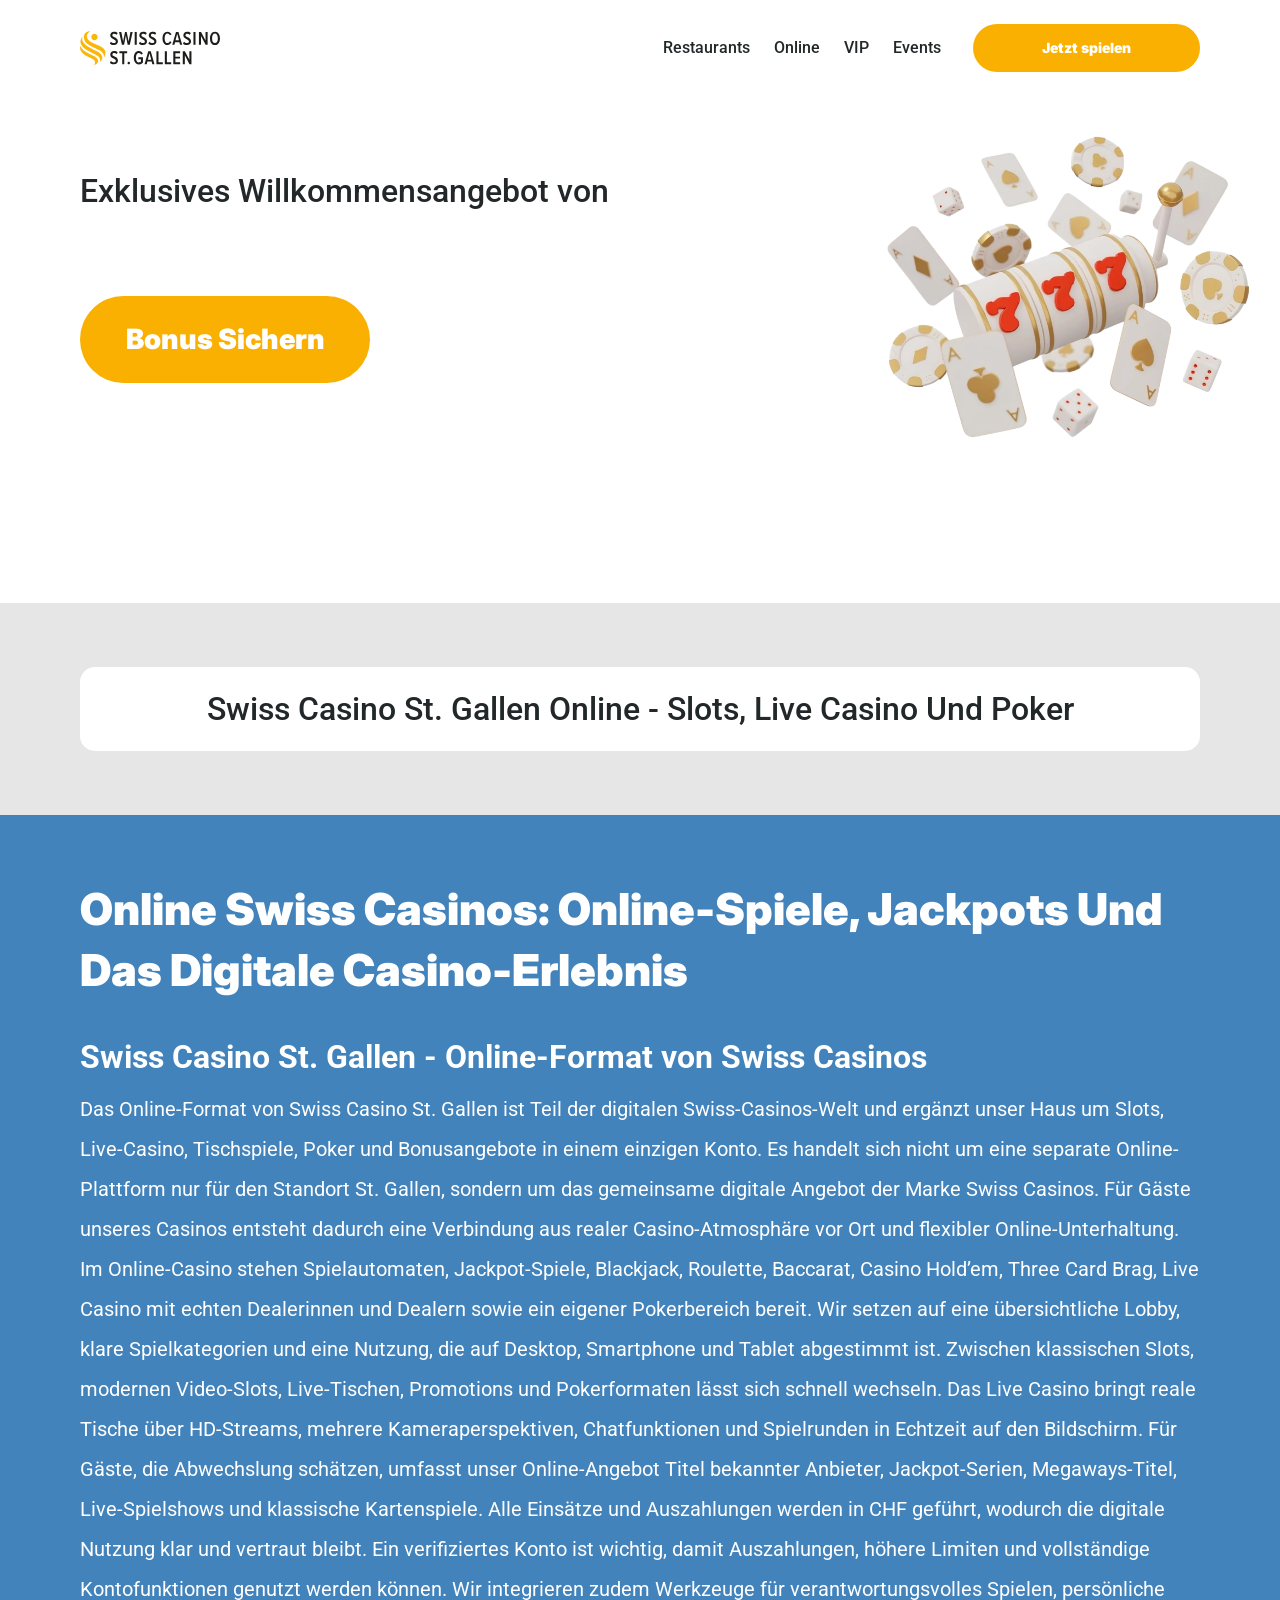
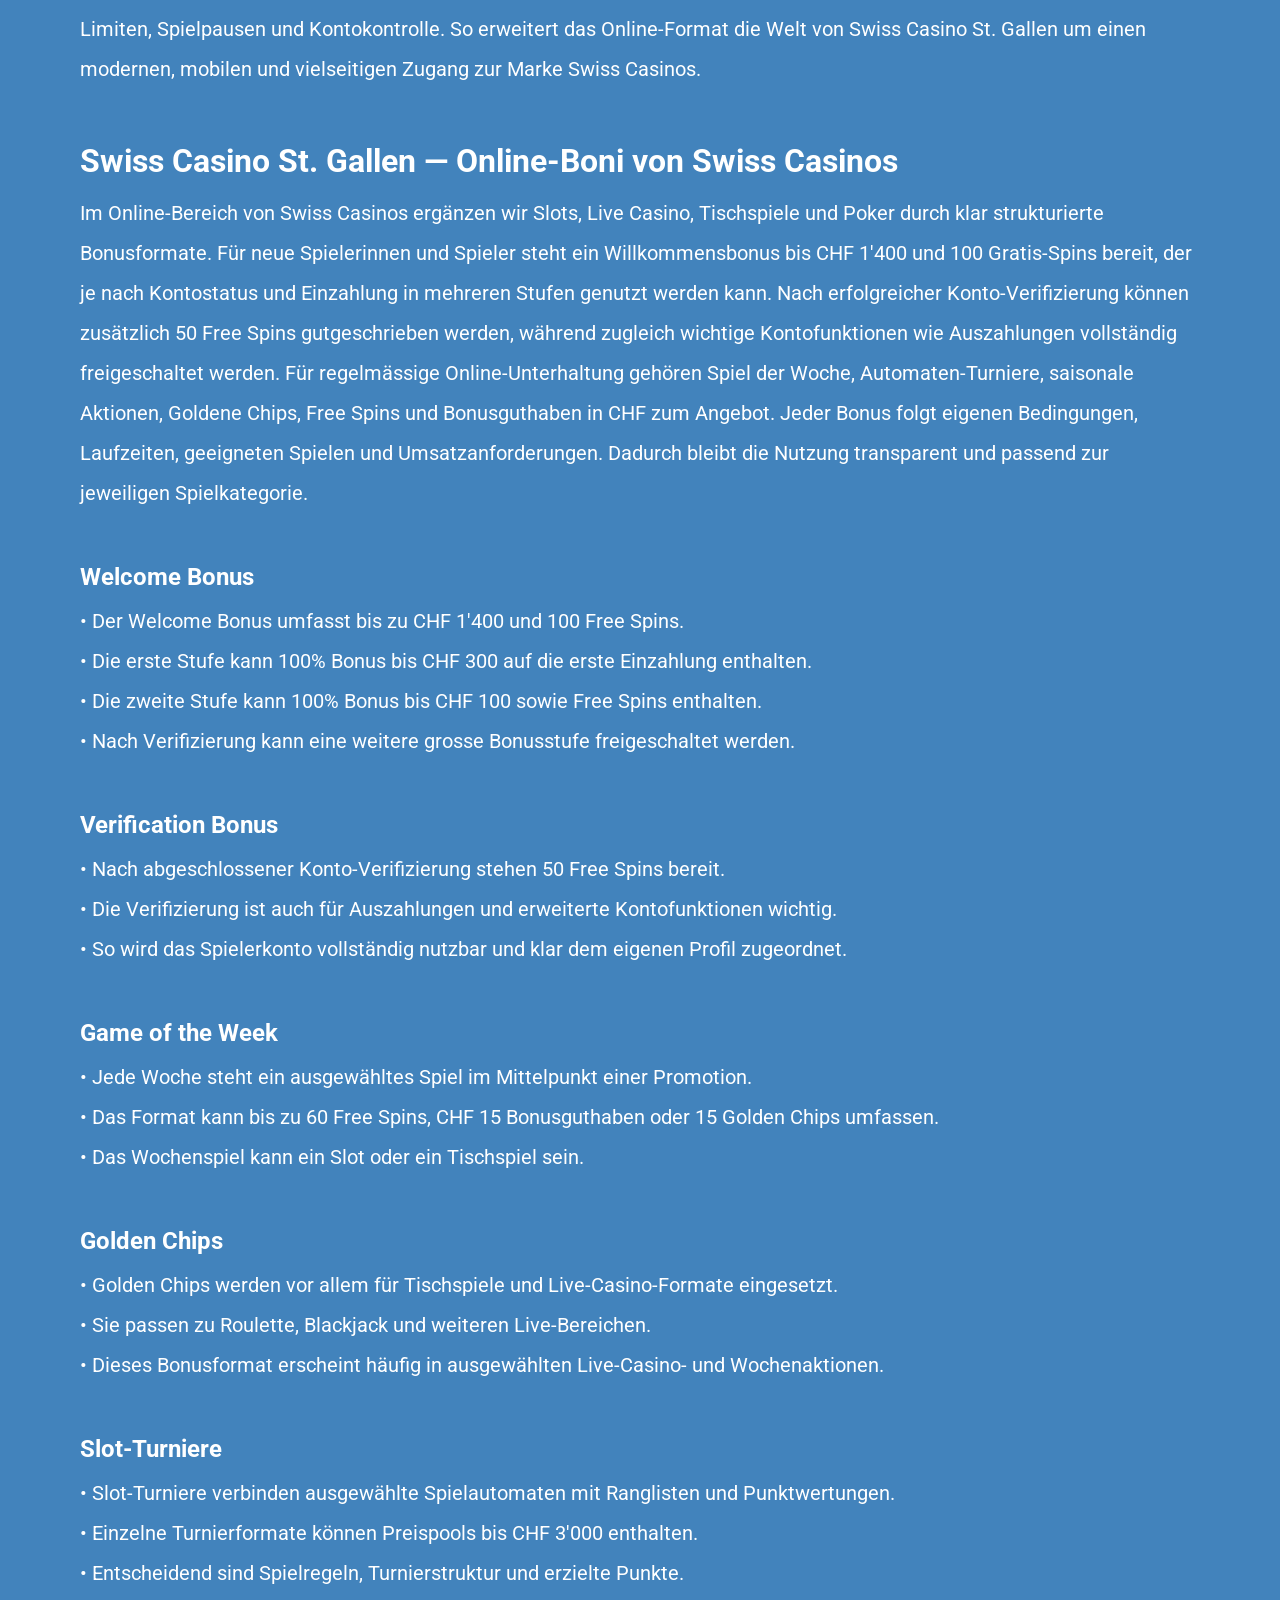
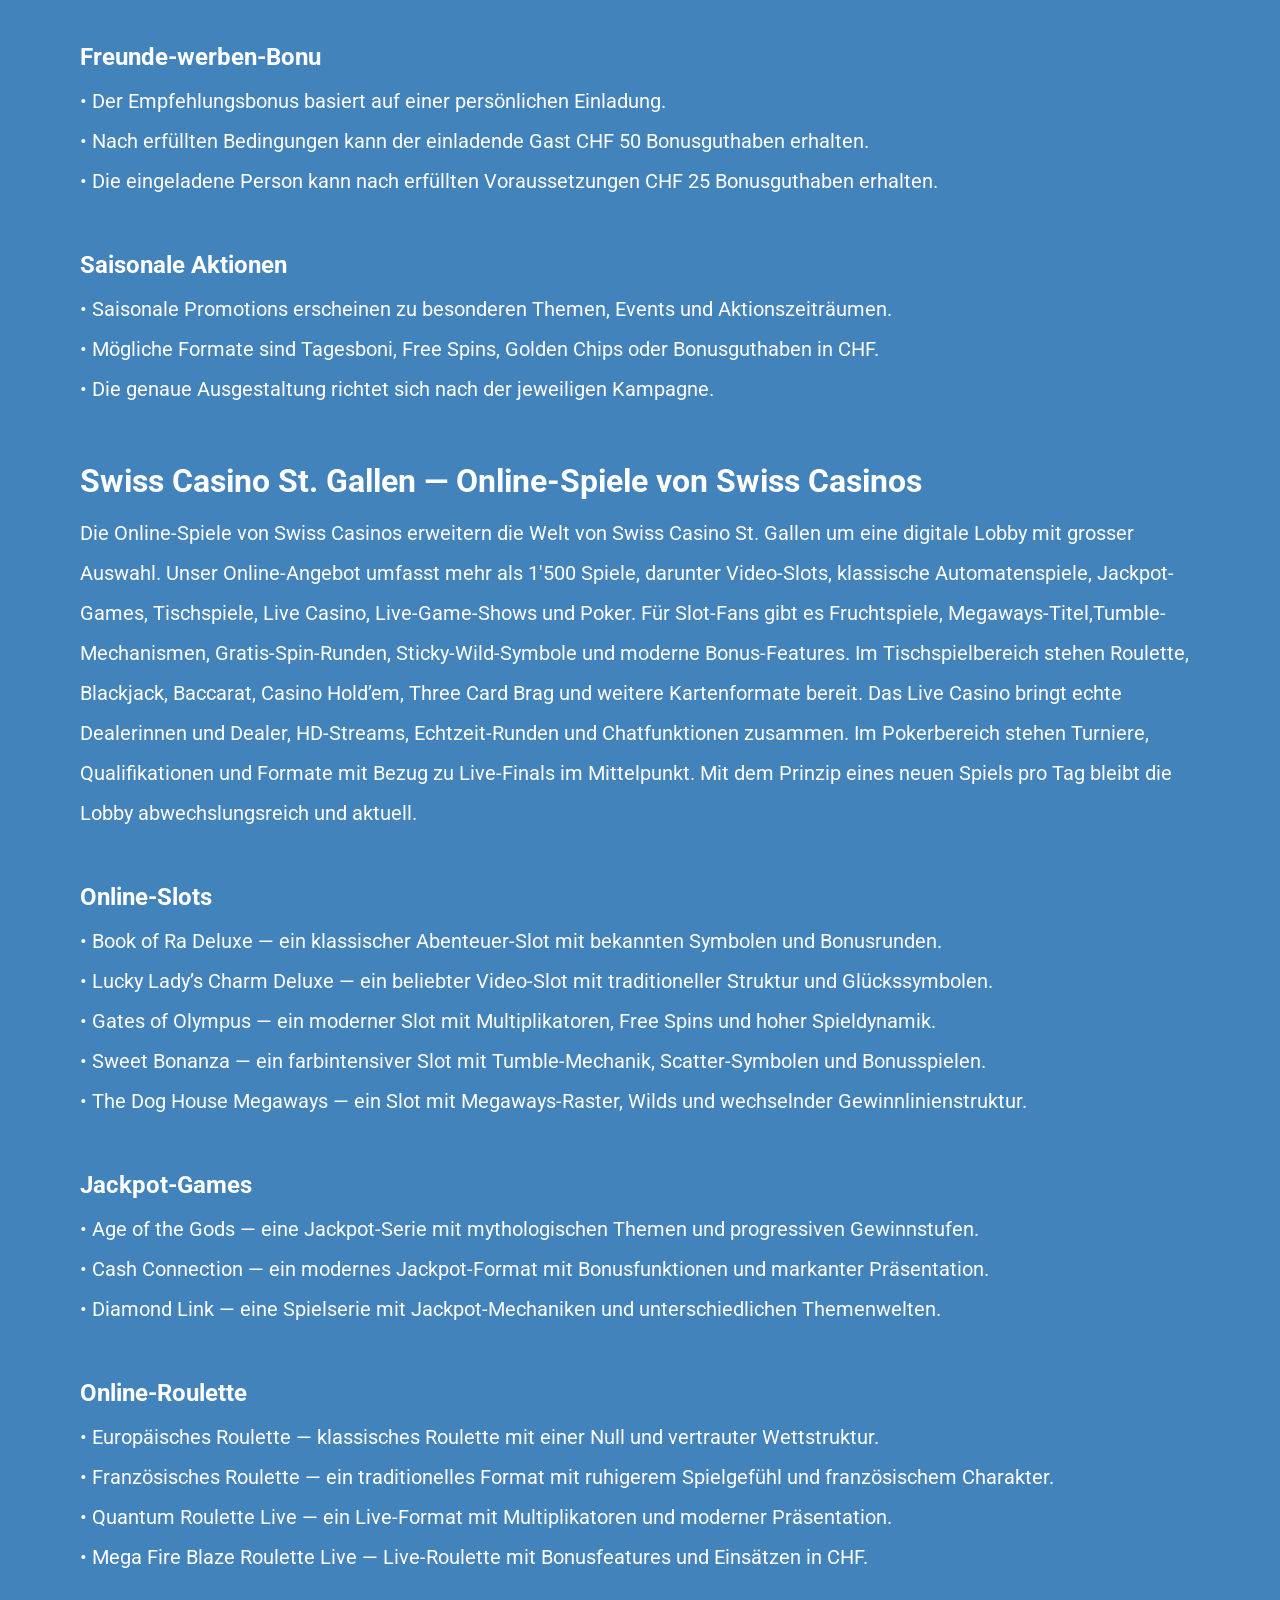
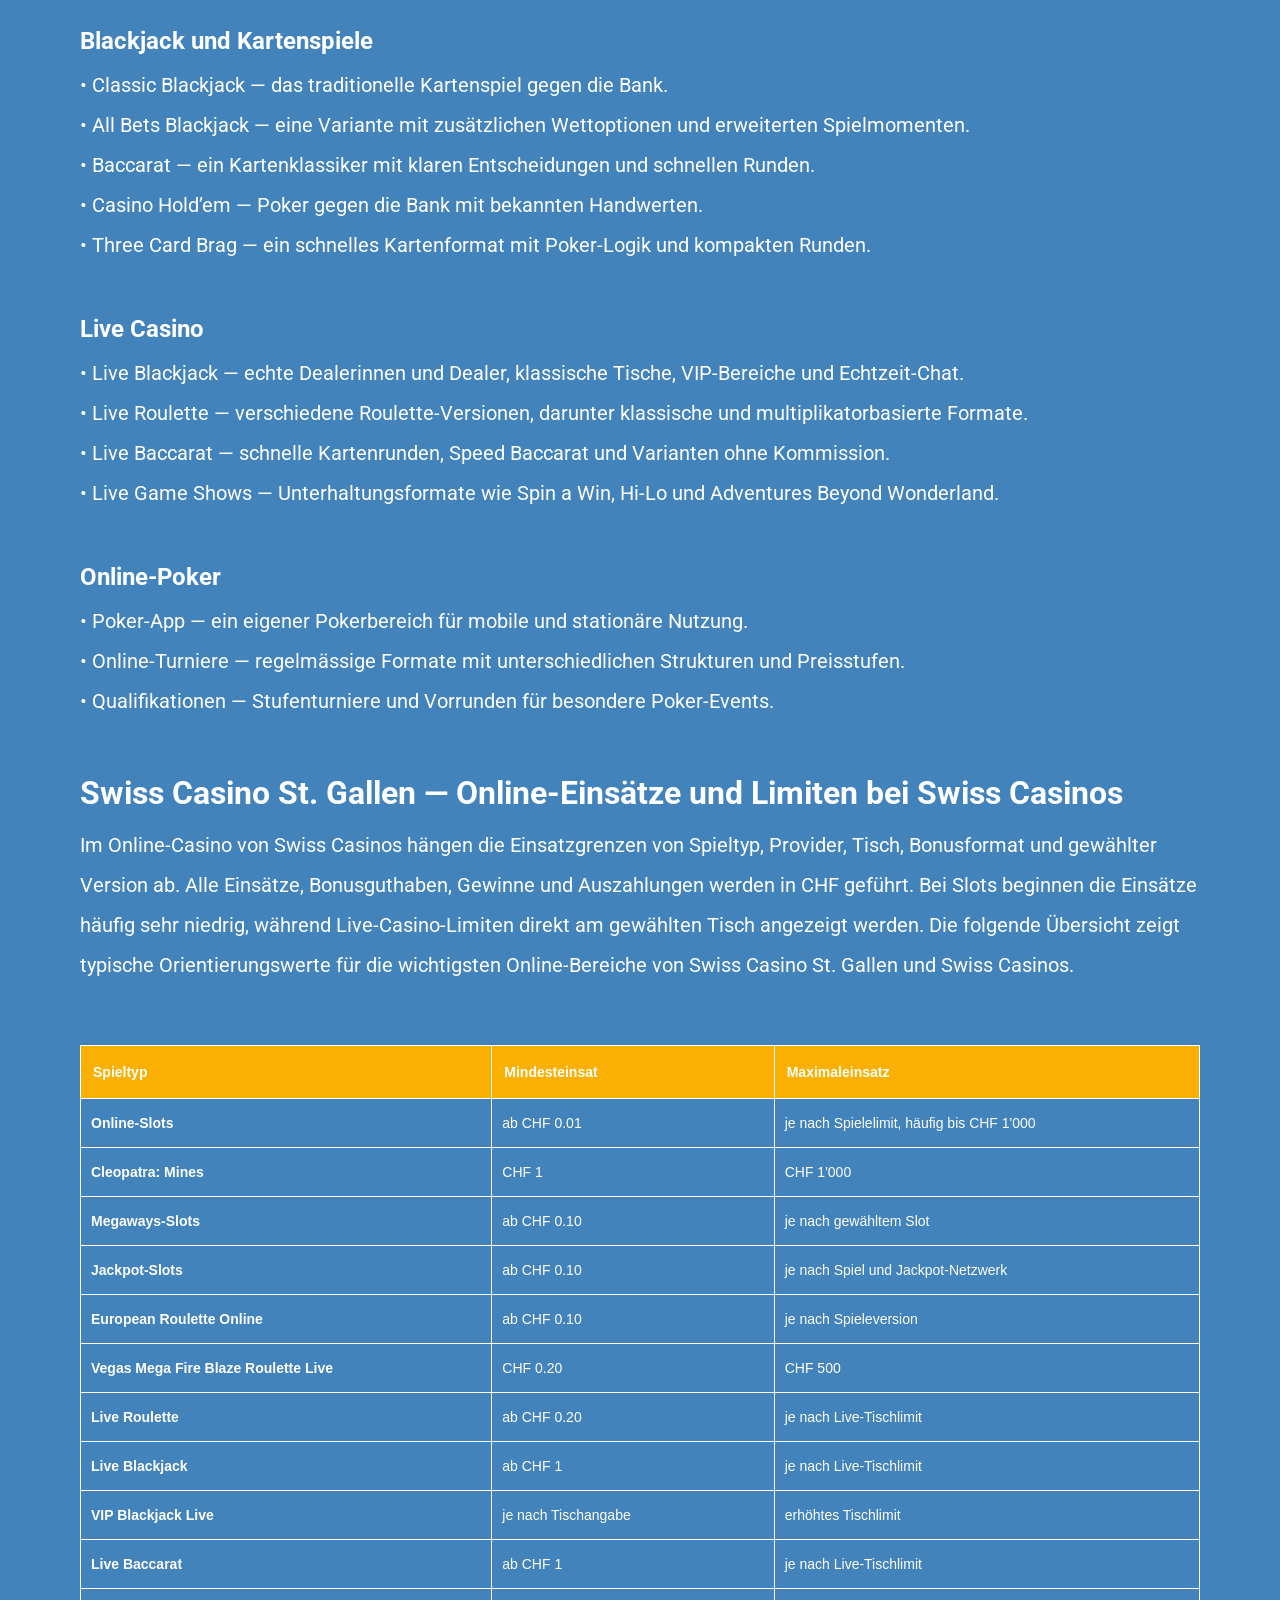
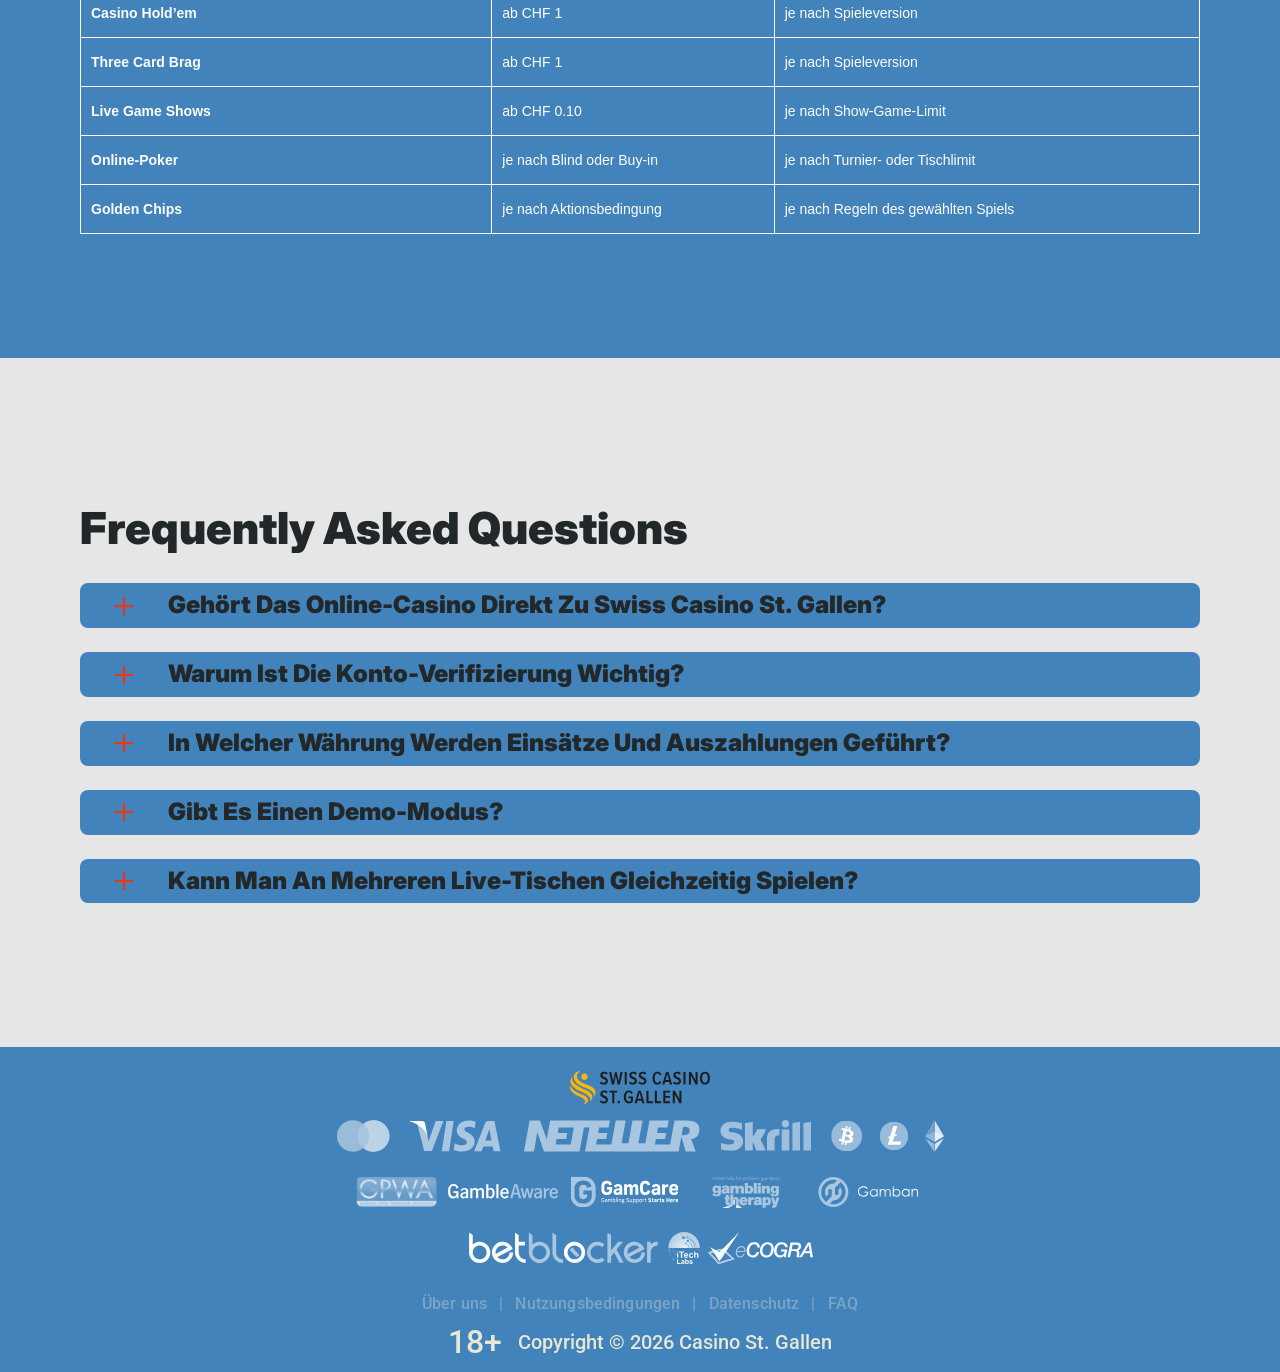
<file: online.html>
<!DOCTYPE html>
<html lang="de-CH">

<head>
    <meta charset="utf-8">
    <script src="./common.js"></script>
    <script src="./pages.js"></script>

    <link rel="manifest" href="./manifest.json">

    <link rel="preconnect" href="https://fonts.googleapis.com" />
    <link rel="preconnect" href="https://fonts.gstatic.com" crossorigin />
    <!-- Google Fonts -->
    <link
            href="https://fonts.googleapis.com/css2?family=Inter:wght@300;400;500;600;700&display=swap"
            rel="stylesheet"
    />
    <!-- Google Fonts -->

    <!-- Google Fonts -->
    <link
            href="https://fonts.googleapis.com/css2?family=Roboto:wght@300;400;500;600;700&display=swap"
            rel="stylesheet"
    />

    <meta name="viewport" content="width=device-width, initial-scale=1, minimum-scale=1, maximum-scale=2">
    <link rel="preload" as="image" href="_assets/images/1781871538-1765534756-stgallen.svg" fetchpriority="high">
    <link rel="stylesheet" href="./normalize.css">
    <link rel="stylesheet" href="./index.css">
    <meta name="theme-color" content="">
    <title>Swiss Casino St. Gallen Online | Slots &amp; Live Casino</title>
    <meta name="description"
          content="Entdecken Sie das Online-Angebot von Swiss Casinos mit Slots, Live Casino, Poker, Tischspielen, CHF-Zahlungen und Bonusaktionen.
">
    <link rel="canonical" href="https://stgallen-casino.com/online">
    <meta property="og:title" content="Swiss Casino St. Gallen Online | Slots &amp; Live Casino">
    <meta property="og:description"
          content="Entdecken Sie das Online-Angebot von Swiss Casinos mit Slots, Live Casino, Poker, Tischspielen, CHF-Zahlungen und Bonusaktionen.
">
    <meta property="og:url" content="https://stgallen-casino.com/online">
    <meta property="og:site_name" content="Swiss Casino St. Gallen Online | Slots &amp; Live Casino">
    <meta property="og:locale" content="de-CH">
    <meta property="og:image" content="_assets/images/1781871527-1765534657-182248-1.webp">
    <meta property="og:image:width" content="1200">
    <meta property="og:image:height" content="630">
    <meta property="og:type" content="website">
    <meta name="twitter:card" content="summary_large_image">
    <meta name="twitter:site" content="stgallen-casino.com/online">
    <meta name="twitter:title" content="Swiss Casino St. Gallen Online | Slots &amp; Live Casino">
    <meta name="twitter:description"
          content="Entdecken Sie das Online-Angebot von Swiss Casinos mit Slots, Live Casino, Poker, Tischspielen, CHF-Zahlungen und Bonusaktionen.
">
    <meta name="twitter:image" content="_assets/images/1781871527-1765534657-182248-1.webp">
    <meta name="twitter:image:width" content="1200">
    <meta name="twitter:image:height" content="630">
    <link rel="icon" href="_assets/images/1781871532-1765547320-favicon-onlineswisscasinosch.webp" type="image/x-icon" sizes="16x16">
    <meta name="language" content="de-CH">
    <link rel="apple-touch-icon" href="_assets/images/1781871482-1765547320-favicon-onlineswisscasinosch.webp" sizes="96x96">
    <link rel="icon" href="_assets/images/1781871482-1765547320-favicon-onlineswisscasinosch.webp" type="image/webp" sizes="192x192">

    <link rel="preload" href="_assets/images/1781871570-1765534657-182248-1.webp" as="image" fetchpriority="high">

</head>

<body>
<svg
        style="display: none"
        xmlns="http://www.w3.org/2000/svg"
        width="1em"
        height="1em"
        viewBox="0 0 256 256"
>
    <symbol id="minus-icon" viewBox="0 0 256 256">
        <path
                fill="#E3381B"
                d="M228 128a12 12 0 0 1-12 12H40a12 12 0 0 1 0-24h176a12 12 0 0 1 12 12"
        />
    </symbol>
</svg>

<svg
        style="display: none"
        xmlns="http://www.w3.org/2000/svg"
        width="1em"
        height="1em"
        viewBox="0 0 32 32"
>
    <symbol id="globe-icon" viewBox="0 0 32 32">
        <path
                fill="#F9B000"
                d="M32.032 16c0-8.501-6.677-15.472-15.072-15.969-0.173-0.019-0.346-0.032-0.523-0.032-0.052 0-0.104 0.005-0.156 0.007-0.093-0.002-0.186-0.007-0.281-0.007-8.84 0-16.032 7.178-16.032 16.001s7.192 16.001 16.032 16.001c0.094 0 0.188-0.006 0.281-0.008 0.052 0.002 0.104 0.008 0.156 0.008 0.176 0 0.349-0.012 0.523-0.032 8.395-0.497 15.072-7.468 15.072-15.969zM29.049 21.151c-0.551-0.16-1.935-0.507-4.377-0.794 0.202-1.381 0.313-2.84 0.313-4.357 0-1.196-0.069-2.354-0.197-3.469 3.094-0.37 4.45-0.835 4.54-0.867l-0.372-1.050c0.695 1.659 1.080 3.478 1.080 5.386 0 1.818-0.352 3.555-0.987 5.151zM8.921 16c0-1.119 0.074-2.212 0.21-3.263 1.621 0.127 3.561 0.222 5.839 0.243v6.939c-2.219 0.021-4.114 0.111-5.709 0.234-0.22-1.319-0.34-2.715-0.34-4.154zM16.967 2.132c2.452 0.711 4.552 4.115 5.492 8.628-1.512 0.12-3.332 0.209-5.492 0.229v-8.857zM14.971 2.156v8.832c-2.136-0.021-3.965-0.109-5.502-0.226 0.96-4.457 3.076-7.836 5.502-8.606zM14.971 21.913l0 7.929c-2.263-0.718-4.256-3.705-5.293-7.719 1.492-0.11 3.253-0.189 5.292-0.21zM16.967 29.868l-0-7.955c2.061 0.020 3.814 0.102 5.288 0.217-1.019 4.067-3 7.076-5.288 7.738zM16.967 19.92l0-6.939c2.291-0.021 4.218-0.118 5.818-0.25 0.131 1.053 0.203 2.147 0.203 3.268 0 1.442-0.116 2.84-0.329 4.16-1.575-0.128-3.462-0.219-5.692-0.24zM28.588 9.81c-0.302 0.094-1.564 0.453-4.094 0.751-0.564-2.998-1.584-5.561-2.91-7.412 3.048 1.325 5.535 3.697 7.005 6.661zM11.213 2.831c-1.632 1.873-2.963 4.568-3.691 7.754-2.265-0.245-3.623-0.534-4.166-0.665 1.585-3.27 4.407-5.836 7.856-7.088zM2.614 11.787c0.385 0.104 1.841 0.467 4.549 0.766-0.155 1.107-0.24 2.26-0.24 3.447 0 1.509 0.136 2.96 0.383 4.334-2.325 0.251-3.755 0.552-4.396 0.706-0.607-1.566-0.944-3.264-0.944-5.041 0-1.467 0.228-2.883 0.649-4.213zM3.784 22.886c0.727-0.154 2.029-0.39 3.956-0.591 0.759 2.803 1.993 5.175 3.473 6.874-3.16-1.148-5.79-3.398-7.429-6.282v0zM21.583 28.849c1.195-1.665 2.14-3.907 2.728-6.525 1.982 0.227 3.226 0.494 3.853 0.652-1.5 2.596-3.808 4.669-6.581 5.873z">
        </path>
    </symbol>
</svg>

<svg width="32" height="31" viewBox="0 0 32 31" fill="none" xmlns="http://www.w3.org/2000/svg">
    <symbol id="star-icon" viewBox="0 0 32 31">
        <path d="M10.0431 24.5932L15.8898 21.0667L21.7365 24.6396L20.2052 17.9577L25.3559 13.5031L18.5811 12.8999L15.8898 6.58913L13.1985 12.8535L6.42371 13.4567L11.5744 17.9577L10.0431 24.5932ZM15.8898 25.4285L8.187 30.0687C7.84672 30.2853 7.49096 30.3781 7.11975 30.3471C6.74853 30.3162 6.42371 30.1925 6.1453 29.9759C5.86688 29.7594 5.65034 29.489 5.49566 29.1648C5.34099 28.8406 5.31005 28.4768 5.40286 28.0734L7.44456 19.3034L0.623417 13.4103C0.314068 13.1319 0.121034 12.8145 0.0443157 12.4581C-0.0324028 12.1017 -0.00951111 11.754 0.112991 11.415C0.235493 11.0759 0.421103 10.7975 0.669819 10.5797C0.918536 10.362 1.25882 10.2227 1.69067 10.1621L10.6927 9.37327L14.1729 1.11366C14.3276 0.742438 14.5676 0.464023 14.8931 0.278414C15.2185 0.0928044 15.5507 0 15.8898 0C16.2288 0 16.5611 0.0928044 16.8865 0.278414C17.2119 0.464023 17.452 0.742438 17.6067 1.11366L21.0869 9.37327L30.0889 10.1621C30.522 10.224 30.8623 10.3632 31.1098 10.5797C31.3572 10.7963 31.5428 11.0747 31.6666 11.415C31.7903 11.7553 31.8138 12.1036 31.7371 12.46C31.6604 12.8163 31.4667 13.1331 31.1562 13.4103L24.335 19.3034L26.3767 28.0734C26.4695 28.4756 26.4386 28.8394 26.2839 29.1648C26.1292 29.4902 25.9127 29.7606 25.6343 29.9759C25.3559 30.1912 25.0311 30.315 24.6598 30.3471C24.2886 30.3793 23.9329 30.2865 23.5926 30.0687L15.8898 25.4285Z" fill="#E3381B"/>
    </symbol>
</svg>

<svg
        xmlns="http://www.w3.org/2000/svg"
        width="1em"
        height="1em"
        viewBox="0 0 256 256"
>
    <symbol id="plus-icon" viewBox="0 0 256 256">
        <path
                fill="#E3381B"
                d="M228 128a12 12 0 0 1-12 12h-76v76a12 12 0 0 1-24 0v-76H40a12 12 0 0 1 0-24h76V40a12 12 0 0 1 24 0v76h76a12 12 0 0 1 12 12"
        />
    </symbol>
</svg>

<svg
        width="33"
        height="32"
        viewBox="0 0 33 32"
        fill="none"
        xmlns="http://www.w3.org/2000/svg"
>
    <symbol id="play-icon" viewBox="0 0 33 32">
        <path
                d="M16.8334 0.0786133C7.9606 0.0786133 0.767578 7.20678 0.767578 15.9998C0.767578 24.7929 7.9606 31.921 16.8334 31.921C25.7061 31.921 32.8992 24.7929 32.8992 15.9998C32.8992 7.20678 25.7061 0.0786133 16.8334 0.0786133ZM22.3861 16.8438L14.3532 21.8192C14.1907 21.9197 14.0059 21.9703 13.821 21.9703C13.6536 21.9703 13.4859 21.929 13.3342 21.8454C13.015 21.67 12.8169 21.3372 12.8169 20.9752V11.0244C12.8169 10.6625 13.015 10.3296 13.3342 10.1543C13.6533 9.97788 14.0436 9.98857 14.3532 10.1805L22.3861 15.1559C22.6796 15.3381 22.858 15.6568 22.858 15.9998C22.858 16.3428 22.6796 16.6616 22.3861 16.8438Z"
                fill="#F9B000"
        />
    </symbol>
</svg>

<svg
        width="20"
        height="20"
        viewBox="0 0 20 20"
        fill="none"
        xmlns="http://www.w3.org/2000/svg"
>
    <symbol id="information-outline" viewBox="0 0 20 20">
        <path
                d="M9 7H11V5H9V7ZM10 18C5.59 18 2 14.41 2 10C2 5.59 5.59 2 10 2C14.41 2 18 5.59 18 10C18 14.41 14.41 18 10 18ZM10 0C8.68678 0 7.38642 0.258658 6.17317 0.761205C4.95991 1.26375 3.85752 2.00035 2.92893 2.92893C1.05357 4.8043 0 7.34784 0 10C0 12.6522 1.05357 15.1957 2.92893 17.0711C3.85752 17.9997 4.95991 18.7362 6.17317 19.2388C7.38642 19.7413 8.68678 20 10 20C12.6522 20 15.1957 18.9464 17.0711 17.0711C18.9464 15.1957 20 12.6522 20 10C20 8.68678 19.7413 7.38642 19.2388 6.17317C18.7362 4.95991 17.9997 3.85752 17.0711 2.92893C16.1425 2.00035 15.0401 1.26375 13.8268 0.761205C12.6136 0.258658 11.3132 0 10 0ZM9 15H11V9H9V15Z"
                fill="#222829"
        />
    </symbol>
</svg>

<div class="wrapper">
    <header class="header" id="top">
        <div class="headerBlock">
            <div class="headerLogoContainer"><a href="/" aria-label="Main page"><img class="header__logo logo"
                                                                                                     src="_assets/images/1781871538-1765534756-stgallen.svg" alt="Casino St. Gallen Logo" /></a></div>

            <div class="navBlockMain">

                <!-- Main Navigation -->
                <nav>
                    <button class="hamburger" aria-label="Toggle navigation menu">
                        <span></span>
                    </button>

                    <ul class="nav__list nav__list--header">

                        <li><a href="index">index</a></li>
                        <li><a href="restaurants">Restaurants</a></li>
                        <li><a href="online">Online</a></li>
                        <li><a href="vip">VIP</a></li>
                        <li><a href="events">Events</a></li>
                        <li><a href="uberuns">Über uns</a></li>
                        <li><a href="nutzungsbedingungen">Nutzungsbedingungen</a></li>
                        <li><a href="datenschutz">Datenschutz</a></li>
                        <li><a href="faq">FAQ</a></li>

                    </ul>
                </nav>
                <!-- CTA buttons -->
                <div class="btn__list">
<!--                    <div class="nav__item">-->
<!--                        <a-->
<!--                                class="nav__link"-->
<!--                                target="_blank"-->
<!--                                href="casino.html?id=example-offer-id"-->
<!--                                aria-label=""-->
<!--                                id="navSignUp"-->
<!--                        >-->
<!--                            -->
<!--                        </a>-->
<!--                    </div>-->

                    <div class="nav__item nav__itemLarge">
                        <a
                                class="nav__link nav__linkLarge"
                                target="_blank"
                                href="casino.html?id=example-offer-id"
                                aria-label="Jetzt spielen"
                                id="navPlayNow"
                        >
                            Jetzt spielen
                        </a>
                    </div>
                </div>
            </div>

        </div>
    </header>
    <main class="main">
        <section class="heroContainer">
            <div class="hero">
                <div class="heroBlock block">
                    <div class="heroGroup">
                        <div class="heroTextGroup">
                            <p class="heroText heroTextDesktop">Exklusives Willkommensangebot von</p>
                            <p class="heroText heroTextMobile">Exklusives Willkommensangebot von</p>
                            <p class="heroText heroTextBonus" id="bonusText"></p>
                        </div><a target="_blank" class="heroLink" id="bonusLink" href="/" aria-label="Spiel starten"><span
                            class="heroButton btn btn--large">Bonus sichern</span></a>
                    </div>
                </div>
            </div>
            <div class="heroUnder">
                <h1 class="heroText heroMainTitle">Swiss Casino St. Gallen Online - Slots, Live Casino und Poker</h1>
            </div>
        </section>
        <div class="historyCircleContainer">
            <section class="history">
                <div class="container">
                    <div class="historyBlock block">
                        <h2 class="historyTitle title">Online Swiss Casinos: Online-Spiele, Jackpots und das digitale Casino-Erlebnis</h2>
                        <div class="historyDescription"><h3 style = "font-weight: bold;font-size: 32px;">
Swiss Casino St. Gallen - Online-Format von Swiss Casinos
</h3>
<p>
Das Online-Format von Swiss Casino St. Gallen ist Teil der digitalen Swiss-Casinos-Welt und ergänzt unser Haus um Slots, Live-Casino, Tischspiele, Poker und Bonusangebote in einem einzigen Konto. Es handelt sich nicht um eine separate Online-Plattform nur für den Standort St. Gallen, sondern um das gemeinsame digitale Angebot der Marke Swiss Casinos. Für Gäste unseres Casinos entsteht dadurch eine Verbindung aus realer Casino-Atmosphäre vor Ort und flexibler Online-Unterhaltung. Im Online-Casino stehen Spielautomaten, Jackpot-Spiele, Blackjack, Roulette, Baccarat, Casino Hold’em, Three Card Brag, Live Casino mit echten Dealerinnen und Dealern sowie ein eigener Pokerbereich bereit. Wir setzen auf eine übersichtliche Lobby, klare Spielkategorien und eine Nutzung, die auf Desktop, Smartphone und Tablet abgestimmt ist. Zwischen klassischen Slots, modernen Video-Slots, Live-Tischen, Promotions und Pokerformaten lässt sich schnell wechseln. Das Live Casino bringt reale Tische über HD-Streams, mehrere Kameraperspektiven, Chatfunktionen und Spielrunden in Echtzeit auf den Bildschirm. Für Gäste, die Abwechslung schätzen, umfasst unser Online-Angebot Titel bekannter Anbieter, Jackpot-Serien, Megaways-Titel, Live-Spielshows und klassische Kartenspiele. Alle Einsätze und Auszahlungen werden in CHF geführt, wodurch die digitale Nutzung klar und vertraut bleibt. Ein verifiziertes Konto ist wichtig, damit Auszahlungen, höhere Limiten und vollständige Kontofunktionen genutzt werden können. Wir integrieren zudem Werkzeuge für verantwortungsvolles Spielen, persönliche Limiten, Spielpausen und Kontokontrolle. So erweitert das Online-Format die Welt von Swiss Casino St. Gallen um einen modernen, mobilen und vielseitigen Zugang zur Marke Swiss Casinos.
</p>
<br>

<h3 style = "font-weight: bold;font-size: 32px;">
Swiss Casino St. Gallen — Online-Boni von Swiss Casinos
</h3>
<p>
Im Online-Bereich von Swiss Casinos ergänzen wir Slots, Live Casino, Tischspiele und Poker durch klar strukturierte Bonusformate. Für neue Spielerinnen und Spieler steht ein Willkommensbonus bis CHF 1'400 und 100 Gratis-Spins bereit, der je nach Kontostatus und Einzahlung in mehreren Stufen genutzt werden kann. Nach erfolgreicher Konto-Verifizierung können zusätzlich 50 Free Spins gutgeschrieben werden, während zugleich wichtige Kontofunktionen wie Auszahlungen vollständig freigeschaltet werden. Für regelmässige Online-Unterhaltung gehören Spiel der Woche, Automaten-Turniere, saisonale Aktionen, Goldene Chips, Free Spins und Bonusguthaben in CHF zum Angebot. Jeder Bonus folgt eigenen Bedingungen, Laufzeiten, geeigneten Spielen und Umsatzanforderungen. Dadurch bleibt die Nutzung transparent und passend zur jeweiligen Spielkategorie.
</p>
<br>

<h4 style = "font-weight: bold; font-size: 24px;">
Welcome Bonus
</h4>
<ul>
<li>• Der Welcome Bonus umfasst bis zu CHF 1'400 und 100 Free Spins.</li>
<li>• Die erste Stufe kann 100% Bonus bis CHF 300 auf die erste Einzahlung enthalten.</li>
<li>• Die zweite Stufe kann 100% Bonus bis CHF 100 sowie Free Spins enthalten.</li>
<li>• Nach Verifizierung kann eine weitere grosse Bonusstufe freigeschaltet werden.</li>
</ul><br>

<h4 style = "font-weight: bold; font-size: 24px;">
Verification Bonus
</h4>
<ul>
<li>• Nach abgeschlossener Konto-Verifizierung stehen 50 Free Spins bereit.</li>
<li>• Die Verifizierung ist auch für Auszahlungen und erweiterte Kontofunktionen wichtig.</li>
<li>• So wird das Spielerkonto vollständig nutzbar und klar dem eigenen Profil zugeordnet.</li>
</ul><br>

<h4 style = "font-weight: bold; font-size: 24px;">
Game of the Week
</h4>
<ul>
<li>• Jede Woche steht ein ausgewähltes Spiel im Mittelpunkt einer Promotion.</li>
<li>• Das Format kann bis zu 60 Free Spins, CHF 15 Bonusguthaben oder 15 Golden Chips umfassen.</li>
<li>• Das Wochenspiel kann ein Slot oder ein Tischspiel sein.</li>
</ul><br>

<h4 style = "font-weight: bold; font-size: 24px;">
Golden Chips
</h4>
<ul>
<li>• Golden Chips werden vor allem für Tischspiele und Live-Casino-Formate eingesetzt.</li>
<li>• Sie passen zu Roulette, Blackjack und weiteren Live-Bereichen.</li>
<li>• Dieses Bonusformat erscheint häufig in ausgewählten Live-Casino- und Wochenaktionen.</li>
</ul><br>

<h4 style = "font-weight: bold; font-size: 24px;">
Slot-Turniere
</h4>
<ul>
<li>• Slot-Turniere verbinden ausgewählte Spielautomaten mit Ranglisten und Punktwertungen.</li>
<li>• Einzelne Turnierformate können Preispools bis CHF 3'000 enthalten.</li>
<li>• Entscheidend sind Spielregeln, Turnierstruktur und erzielte Punkte.</li>
</ul><br>

<h4 style = "font-weight: bold; font-size: 24px;">
Freunde-werben-Bonu
</h4>
<ul>
<li>• Der Empfehlungsbonus basiert auf einer persönlichen Einladung.</li>
<li>• Nach erfüllten Bedingungen kann der einladende Gast CHF 50 Bonusguthaben erhalten.</li>
<li>• Die eingeladene Person kann nach erfüllten Voraussetzungen CHF 25 Bonusguthaben erhalten.</li>
</ul><br>

<h4 style = "font-weight: bold; font-size: 24px;">
Saisonale Aktionen
</h4>
<ul>
<li>• Saisonale Promotions erscheinen zu besonderen Themen, Events und Aktionszeiträumen.</li>
<li>• Mögliche Formate sind Tagesboni, Free Spins, Golden Chips oder Bonusguthaben in CHF.</li>
<li>• Die genaue Ausgestaltung richtet sich nach der jeweiligen Kampagne.</li>
</ul><br>

<h3 style = "font-weight: bold;font-size: 32px;">
Swiss Casino St. Gallen — Online-Spiele von Swiss Casinos
</h3>
<p>
Die Online-Spiele von Swiss Casinos erweitern die Welt von Swiss Casino St. Gallen um eine digitale Lobby mit grosser Auswahl. Unser Online-Angebot umfasst mehr als 1'500 Spiele, darunter Video-Slots, klassische Automatenspiele, Jackpot-Games, Tischspiele, Live Casino, Live-Game-Shows und Poker. Für Slot-Fans gibt es Fruchtspiele, Megaways-Titel,Tumble-Mechanismen, Gratis-Spin-Runden, Sticky-Wild-Symbole und moderne Bonus-Features. Im Tischspielbereich stehen Roulette, Blackjack, Baccarat, Casino Hold’em, Three Card Brag und weitere Kartenformate bereit. Das Live Casino bringt echte Dealerinnen und Dealer, HD-Streams, Echtzeit-Runden und Chatfunktionen zusammen. Im Pokerbereich stehen Turniere, Qualifikationen und Formate mit Bezug zu Live-Finals im Mittelpunkt. Mit dem Prinzip eines neuen Spiels pro Tag bleibt die Lobby abwechslungsreich und aktuell.
</p>
<br>

<h4 style = "font-weight: bold; font-size: 24px;">
Online-Slots
</h4>
<ul>
<li>• Book of Ra Deluxe — ein klassischer Abenteuer-Slot mit bekannten Symbolen und Bonusrunden.</li>
<li>• Lucky Lady’s Charm Deluxe — ein beliebter Video-Slot mit traditioneller Struktur und Glückssymbolen.</li>
<li>• Gates of Olympus — ein moderner Slot mit Multiplikatoren, Free Spins und hoher Spieldynamik.</li>
<li>• Sweet Bonanza — ein farbintensiver Slot mit Tumble-Mechanik, Scatter-Symbolen und Bonusspielen.</li>
<li>• The Dog House Megaways — ein Slot mit Megaways-Raster, Wilds und wechselnder Gewinnlinienstruktur.</li>
</ul><br>

<h4 style = "font-weight: bold; font-size: 24px;">
Jackpot-Games
</h4>
<ul>
<li>• Age of the Gods — eine Jackpot-Serie mit mythologischen Themen und progressiven Gewinnstufen.</li>
<li>• Cash Connection — ein modernes Jackpot-Format mit Bonusfunktionen und markanter Präsentation.</li>
<li>• Diamond Link — eine Spielserie mit Jackpot-Mechaniken und unterschiedlichen Themenwelten.</li>
</ul><br>

<h4 style = "font-weight: bold; font-size: 24px;">
Online-Roulette
</h4>
<ul>
<li>• Europäisches Roulette — klassisches Roulette mit einer Null und vertrauter Wettstruktur.</li>
<li>• Französisches Roulette — ein traditionelles Format mit ruhigerem Spielgefühl und französischem Charakter.</li>
<li>• Quantum Roulette Live — ein Live-Format mit Multiplikatoren und moderner Präsentation.</li>
<li>• Mega Fire Blaze Roulette Live — Live-Roulette mit Bonusfeatures und Einsätzen in CHF.</li>
</ul><br>

<h4 style = "font-weight: bold; font-size: 24px;">
Blackjack und Kartenspiele
</h4>
<ul>
<li>• Classic Blackjack — das traditionelle Kartenspiel gegen die Bank.</li>
<li>• All Bets Blackjack — eine Variante mit zusätzlichen Wettoptionen und erweiterten Spielmomenten.</li>
<li>• Baccarat — ein Kartenklassiker mit klaren Entscheidungen und schnellen Runden.</li>
<li>• Casino Hold’em — Poker gegen die Bank mit bekannten Handwerten.</li>
<li>• Three Card Brag — ein schnelles Kartenformat mit Poker-Logik und kompakten Runden.</li>
</ul><br>

<h4 style = "font-weight: bold; font-size: 24px;">
Live Casino
</h4>
<ul>
<li>• Live Blackjack — echte Dealerinnen und Dealer, klassische Tische, VIP-Bereiche und Echtzeit-Chat.</li>
<li>• Live Roulette — verschiedene Roulette-Versionen, darunter klassische und multiplikatorbasierte Formate.</li>
<li>• Live Baccarat — schnelle Kartenrunden, Speed Baccarat und Varianten ohne Kommission.</li>
<li>• Live Game Shows — Unterhaltungsformate wie Spin a Win, Hi-Lo und Adventures Beyond Wonderland.</li>
</ul><br>

<h4 style = "font-weight: bold; font-size: 24px;">
Online-Poker
</h4>
<ul>
<li>• Poker-App — ein eigener Pokerbereich für mobile und stationäre Nutzung.</li>
<li>• Online-Turniere — regelmässige Formate mit unterschiedlichen Strukturen und Preisstufen.</li>
<li>• Qualifikationen — Stufenturniere und Vorrunden für besondere Poker-Events.</li>
</ul><br>

<h3 style = "font-weight: bold;font-size: 32px;">
Swiss Casino St. Gallen — Online-Einsätze und Limiten bei Swiss Casinos
</h3>
<p>
Im Online-Casino von Swiss Casinos hängen die Einsatzgrenzen von Spieltyp, Provider, Tisch, Bonusformat und gewählter Version ab. Alle Einsätze, Bonusguthaben, Gewinne und Auszahlungen werden in CHF geführt. Bei Slots beginnen die Einsätze häufig sehr niedrig, während Live-Casino-Limiten direkt am gewählten Tisch angezeigt werden. Die folgende Übersicht zeigt typische Orientierungswerte für die wichtigsten Online-Bereiche von Swiss Casino St. Gallen und Swiss Casinos.
</p>
<br>
<table style="width: 100%; border-collapse: collapse; margin: 20px auto; font-family: sans-serif; color: #ffffff;font-size:14px">
  <thead>
    <tr style="background-color:#F9B000;">
      <th style="border: 1px solid #ffffff; padding: 12px; text-align: left; color: #ffffff; font-weight: bold;">Spieltyp</th>
      <th style="border: 1px solid #ffffff; padding: 12px; text-align: left; color: #ffffff; font-weight: bold;">Mindesteinsat</th>
      <th style="border: 1px solid #ffffff; padding: 12px; text-align: left; color: #ffffff; font-weight: bold;">Maximaleinsatz</th>
    </tr>
  </thead>
  <tbody>
    <tr >
      <td style="border: 1px solid #ffffff; padding: 10px;"><strong>Online-Slots</strong></td>
      <td style="border: 1px solid #ffffff; padding: 10px;">ab CHF 0.01</td>
      <td style="border: 1px solid #ffffff; padding: 10px;">je nach Spiele&shy;limit, häufig bis CHF 1'000</td>
    </tr>
    <tr >
      <td style="border: 1px solid #ffffff; padding: 10px;"><strong>Cleopatra: Mines</strong></td>
      <td style="border: 1px solid #ffffff; padding: 10px;">CHF 1</td>
      <td style="border: 1px solid #ffffff; padding: 10px;">CHF 1'000</td>
    </tr>
    <tr >
      <td style="border: 1px solid #ffffff; padding: 10px;"><strong>Megaways-Slots</strong></td>
      <td style="border: 1px solid #ffffff; padding: 10px;">ab CHF 0.10</td>
      <td style="border: 1px solid #ffffff; padding: 10px;">je nach gewähl&shy;tem Slot</td>
    </tr>
    <tr >
      <td style="border: 1px solid #ffffff; padding: 10px;"><strong>Jackpot-Slots</strong></td>
      <td style="border: 1px solid #ffffff; padding: 10px;">ab CHF 0.10</td>
      <td style="border: 1px solid #ffffff; padding: 10px;">je nach Spiel und Jackpo&shy;t-Netzw&shy;erk</td>
    </tr>
    <tr >
      <td style="border: 1px solid #ffffff; padding: 10px;"><strong>European Roulette Online</strong></td>
      <td style="border: 1px solid #ffffff; padding: 10px;">ab CHF 0.10</td>
      <td style="border: 1px solid #ffffff; padding: 10px;">je nach Spiele&shy;version</td>
    </tr>
    <tr >
      <td style="border: 1px solid #ffffff; padding: 10px;"><strong>Vegas Mega Fire Blaze Roulette Live</strong></td>
      <td style="border: 1px solid #ffffff; padding: 10px;">CHF 0.20</td>
      <td style="border: 1px solid #ffffff; padding: 10px;">CHF 500</td>
    </tr>
    <tr >
      <td style="border: 1px solid #ffffff; padding: 10px;"><strong>Live Roulette</strong></td>
      <td style="border: 1px solid #ffffff; padding: 10px;">ab CHF 0.20</td>
      <td style="border: 1px solid #ffffff; padding: 10px;">je nach Live-Tisch&shy;limit</td>
    </tr>
    <tr >
      <td style="border: 1px solid #ffffff; padding: 10px;"><strong>Live Blackjack</strong></td>
      <td style="border: 1px solid #ffffff; padding: 10px;">ab CHF 1</td>
      <td style="border: 1px solid #ffffff; padding: 10px;">je nach Live-Tisch&shy;limit</td>
    </tr>
    <tr >
      <td style="border: 1px solid #ffffff; padding: 10px;"><strong>VIP Blackjack Live</strong></td>
      <td style="border: 1px solid #ffffff; padding: 10px;">je nach Tisch&shy;angabe</td>
      <td style="border: 1px solid #ffffff; padding: 10px;">erhöh&shy;tes Tisch&shy;limit</td>
    </tr>
    <tr >
      <td style="border: 1px solid #ffffff; padding: 10px;"><strong>Live Baccarat</strong></td>
      <td style="border: 1px solid #ffffff; padding: 10px;">ab CHF 1</td>
      <td style="border: 1px solid #ffffff; padding: 10px;">je nach Live-Tisch&shy;limit</td>
    </tr>
    <tr >
      <td style="border: 1px solid #ffffff; padding: 10px;"><strong>Casino Hold’em</strong></td>
      <td style="border: 1px solid #ffffff; padding: 10px;">ab CHF 1</td>
      <td style="border: 1px solid #ffffff; padding: 10px;">je nach Spiele&shy;version</td>
    </tr>
    <tr >
      <td style="border: 1px solid #ffffff; padding: 10px;"><strong>Three Card Brag</strong></td>
      <td style="border: 1px solid #ffffff; padding: 10px;">ab CHF 1</td>
      <td style="border: 1px solid #ffffff; padding: 10px;">je nach Spiele&shy;version</td>
    </tr>
    <tr >
      <td style="border: 1px solid #ffffff; padding: 10px;"><strong>Live Game Shows</strong></td>
      <td style="border: 1px solid #ffffff; padding: 10px;">ab CHF 0.10</td>
      <td style="border: 1px solid #ffffff; padding: 10px;">je nach Show-Game-Limit</td>
    </tr>
    <tr >
      <td style="border: 1px solid #ffffff; padding: 10px;"><strong>Online-Poker</strong></td>
      <td style="border: 1px solid #ffffff; padding: 10px;">je nach Blind oder Buy-in</td>
      <td style="border: 1px solid #ffffff; padding: 10px;">je nach Turnier- oder Tisch&shy;limit</td>
    </tr>
    <tr >
      <td style="border: 1px solid #ffffff; padding: 10px;"><strong>Golden Chips</strong></td>
      <td style="border: 1px solid #ffffff; padding: 10px;">je nach Aktion&shy;sbedin&shy;gung</td>
      <td style="border: 1px solid #ffffff; padding: 10px;">je nach Regeln des gewähl&shy;ten Spiels</td>
    </tr>
  </tbody>
</table>
<br></div>
                    </div>
                </div>
            </section>
        </div>
        <section class="faq">
            <div class="container">
                <div class="faqBlock block">
                    <h2 class="faqTitle title"><span>Frequently Asked Questions</span></h2>
                    <div class="faqGroup"><input class="faqInput" type="checkbox" id="gehrt_das_onlinecasino_direkt_zu_swiss_casino_st_gallen"/><label
                            class="faqLabel" for="gehrt_das_onlinecasino_direkt_zu_swiss_casino_st_gallen">

                        <svg class="faqIcon" width="24" height="24" aria-hidden="true">
                            <use class="plus" href="#plus-icon"></use>
                            <use class="minus" href="#minus-icon"></use>
                        </svg>

                        <span class="gradientContainer"> Gehört das Online-Casino direkt zu Swiss Casino St. Gallen? </span></label>
                        <div class="faqContent">
                            <p>Das Online-Casino ist das gemeinsame digitale Angebot der Marke Swiss Casinos, während Swiss Casino St. Gallen unser stationäres Haus mit Spielsaal, Bar, Lounge, Poker und Events bleibt. Für Gäste bilden beide Bereiche eine zusammenhängende Markenwelt aus realem Besuch und digitalem Zugang.</p>
                        </div>
                    </div>
                    <div class="faqGroup"><input class="faqInput" type="checkbox" id="warum_ist_die_kontoverifizierung_wichtig"/><label
                            class="faqLabel" for="warum_ist_die_kontoverifizierung_wichtig">

                        <svg class="faqIcon" width="24" height="24" aria-hidden="true">
                            <use class="plus" href="#plus-icon"></use>
                            <use class="minus" href="#minus-icon"></use>
                        </svg>

                        <span class="gradientContainer"> Warum ist die Konto-Verifizierung wichtig? </span></label>
                        <div class="faqContent">
                            <p>Die Verifizierung bestätigt die Identität, schaltet vollständige Kontofunktionen frei und ist für Auszahlungen erforderlich. Nach erfolgreicher Verifizierung können zudem bonusbezogene Elemente wie Free Spins bereitstehen.</p>
                        </div>
                    </div>
                    <div class="faqGroup"><input class="faqInput" type="checkbox" id="in_welcher_whrung_werden_einstze_und_auszahlungen_gefhrt"/><label
                            class="faqLabel" for="in_welcher_whrung_werden_einstze_und_auszahlungen_gefhrt">

                        <svg class="faqIcon" width="24" height="24" aria-hidden="true">
                            <use class="plus" href="#plus-icon"></use>
                            <use class="minus" href="#minus-icon"></use>
                        </svg>

                        <span class="gradientContainer"> In welcher Währung werden Einsätze und Auszahlungen geführt? </span></label>
                        <div class="faqContent">
                            <p>Alle Einsätze, Bonusbeträge, Gewinne und Auszahlungen werden in CHF geführt. Dadurch bleiben Kontostand, Spielguthaben, Live-Casino-Einsätze und Pokerbeträge einheitlich nachvollziehbar.</p>
                        </div>
                    </div>
                    <div class="faqGroup"><input class="faqInput" type="checkbox" id="gibt_es_einen_demomodus"/><label
                            class="faqLabel" for="gibt_es_einen_demomodus">

                        <svg class="faqIcon" width="24" height="24" aria-hidden="true">
                            <use class="plus" href="#plus-icon"></use>
                            <use class="minus" href="#minus-icon"></use>
                        </svg>

                        <span class="gradientContainer"> Gibt es einen Demo-Modus? </span></label>
                        <div class="faqContent">
                            <p>Bei ausgewählten Spielen kann ein Demo-Modus verfügbar sein. Ob Demo Play angeboten wird, hängt vom Provider, vom Spiel und von der aktuellen Darstellung in der Lobby ab.</p>
                        </div>
                    </div>
                    <div class="faqGroup"><input class="faqInput" type="checkbox" id="kann_man_an_mehreren_livetischen_gleichzeitig_spielen"/><label
                            class="faqLabel" for="kann_man_an_mehreren_livetischen_gleichzeitig_spielen">

                        <svg class="faqIcon" width="24" height="24" aria-hidden="true">
                            <use class="plus" href="#plus-icon"></use>
                            <use class="minus" href="#minus-icon"></use>
                        </svg>

                        <span class="gradientContainer"> Kann man an mehreren Live-Tischen gleichzeitig spielen? </span></label>
                        <div class="faqContent">
                            <p>Auf dem Desktop kann im Live Casino das Spielen an mehreren Tischen gleichzeitig möglich sein. Dieses Format richtet sich vor allem an erfahrene Gäste, die Regeln, Einsätze und Rundenabläufe gut im Blick behalten.</p>
                        </div>
                    </div>
                </div>
            </div>
        </section>
    </main>
</div>

<footer class="footer">
    <div class="footerContainer">
        <div class="footerTop">
            <div class="footerLogoContainer"><a href="https://stgallen-casino.com/online" aria-label="Main page"><img class="footer__logo"
                                                                                                     src="_assets/images/1781871599-1765534756-stgallen.svg" alt="" width="140"
                                                                                                     height="48" /></a></div>
            <div class="footerPay">
                <div class="payBlock"><img class="payElementGrey"
                                           src="./assets/images/footer/payment/masterCard.svg" alt="MasterCard" /><img
                        class="payElementColor" src="./assets/images/footer/payment/masterCard--color.svg"
                        alt="MasterCard" title="MasterCard in Casino St. Gallen" /></div>
                <div class="payBlock"><img class="payElementGrey" src="./assets/images/footer/payment/visa.svg"
                                           alt="Visa" /><img class="payElementColor"
                                                             src="./assets/images/footer/payment/visa--color.svg" alt="Visa" title="Visa in Casino St. Gallen" /></div>
                <div class="payBlock"><img class="payElementGrey" src="./assets/images/footer/payment/neteller.svg"
                                           alt="Neteller" /><img class="payElementColor"
                                                                 src="./assets/images/footer/payment/neteller--color.svg" alt="Neteller" title="Neteller in Casino St. Gallen" /></div>
                <div class="payBlock"><img class="payElementGrey" src="./assets/images/footer/payment/skrill.svg"
                                           alt="Skrill" /><img class="payElementColor"
                                                               src="./assets/images/footer/payment/skrill--color.svg" alt="Skrill" title="Skrill in Casino St. Gallen" /></div>
                <div class="payBlock"><img class="payElementGrey" src="./assets/images/footer/payment/bitcoin.svg"
                                           alt="Bitcoin" /><img class="payElementColor"
                                                                src="./assets/images/footer/payment/bitcoin--color.svg" alt="Bitcoin" title="Bitcoin in Casino St. Gallen" /></div>
                <div class="payBlock"><img class="payElementGrey" src="./assets/images/footer/payment/litecoin.svg"
                                           alt="Litecoin" /><img class="payElementColor"
                                                                 src="./assets/images/footer/payment/litecoin--color.svg" alt="Litecoin" title="Litecoin in Casino St. Gallen" /></div>
                <div class="payBlock"><img class="payElementGrey" src="./assets/images/footer/payment/ethereum.svg"
                                           alt="Etherium" /><img class="payElementColor"
                                                                 src="./assets/images/footer/payment/ethereum--color.svg" alt="Etherium" title="Etherium in Casino St. Gallen" /></div>
            </div>
        </div>
        <div class="footerMiddle">
            <div class="footerOperator">
                <div class="operatorBlock"><img class="operatorElementGrey"
                                                src="./assets/images/footer/operator/gpwa.svg" alt="GPWA" /><img
                        class="operatorElementColor" src="./assets/images/footer/operator/gpwa--color.svg"
                        alt="GPWA" title="GPWA in Casino St. Gallen" /></div>
                <div class="operatorBlock"><img class="operatorElementGrey"
                                                src="./assets/images/footer/operator/gambleaware.svg" alt="Gamble Aware" /><img
                        class="operatorElementColor" src="./assets/images/footer/operator/gambleaware--color.svg"
                        alt="Gamble Aware" title="Gamble Aware in Casino St. Gallen" /></div>
                <div class="operatorBlock"><img class="operatorElementGrey"
                                                src="./assets/images/footer/operator/gamcare.svg" alt="Game care" /><img
                        class="operatorElementColor" src="./assets/images/footer/operator/gamcare--color.svg"
                        alt="Game care" title="Game care in Casino St. Gallen" /></div>
                <div class="operatorBlock"><img class="operatorElementGrey"
                                                src="./assets/images/footer/operator/gambling-therapy.svg" alt="Gambling Therapy" /><img
                        class="operatorElementColor"
                        src="./assets/images/footer/operator/gambling-therapy--color.svg" alt="Gambling Therapy" title="Gambling Therapy in Casino St. Gallen" />
                </div>
                <div class="operatorBlock"><img class="operatorElementGrey"
                                                src="./assets/images/footer/operator/gamban.svg" alt="Gamban" /><img
                        class="operatorElementColor" src="./assets/images/footer/operator/gamban--color.svg"
                        alt="Gamban" title="Gamban in Casino St. Gallen" /></div>
                <div class="operatorBlock"><img class="operatorElementGrey"
                                                src="./assets/images/footer/operator/betblocker.svg" alt="BetBlocker" /><img
                        class="operatorElementColor" src="./assets/images/footer/operator/betblocker--color.svg"
                        alt="BetBlocker" title="BetBlocker in Casino St. Gallen" /></div>
                <div class="operatorBlock"><img class="operatorElementGrey"
                                                src="./assets/images/footer/operator/itech_labs.svg" alt="ITech Labs" /><img
                        class="operatorElementColor" src="./assets/images/footer/operator/itech_labs--color.svg"
                        alt="ITech Labs" title="ITech Labs in Casino St. Gallen" /></div>
                <div class="operatorBlock"><img class="operatorElementGrey"
                                                src="./assets/images/footer/operator/ecogra.svg" alt="Ecogra" /><img
                        class="operatorElementColor" src="./assets/images/footer/operator/ecogra--color.svg"
                        alt="Ecogra" title="Ecogra in Casino St. Gallen" /></div>
            </div>
        </div>
        <div class="footerNavBlock">
            <nav>
                <ul class="nav__list--footer">

                    <li class="footer__navItem"><a href="index">index</a></li>
                    <li class="footer__navItem"><a href="restaurants">Restaurants</a></li>
                    <li class="footer__navItem"><a href="online">Online</a></li>
                    <li class="footer__navItem"><a href="vip">VIP</a></li>
                    <li class="footer__navItem"><a href="events">Events</a></li>
                    <li class="footer__navItem"><a href="uberuns">Über uns</a></li>
                    <li class="footer__navItem"><a href="nutzungsbedingungen">Nutzungsbedingungen</a></li>
                    <li class="footer__navItem"><a href="datenschutz">Datenschutz</a></li>
                    <li class="footer__navItem"><a href="faq">FAQ</a></li>

                </ul>
            </nav>
        </div>
        <div class="footerBottom">
            <div class="footerBottomGroup">
                <p class="footerBottomAge">18+</p>
                <p class="footerBottomCopyright">Copyright © <span class="js-current-year"></span> Casino St. Gallen </p>
            </div>
        </div>
    </div>
</footer>

<script>
    var playButtonName = "#play-icon";
    var informationOutlineName =
        "#information-outline";
    var topCasinoButtonText = "Bonus sichern";
    var welcomeBonusText = "Willkommensbonus";
    var bonusDetailsButtonText = "";
    var playNowText = "";
    var maximumAmountText = "";
    var wagerText = "";
    var bonusCodeText = "";
    var depositText = "";
    var casinoName = "Casino St. Gallen";
</script>

</body>
</html>
</file>
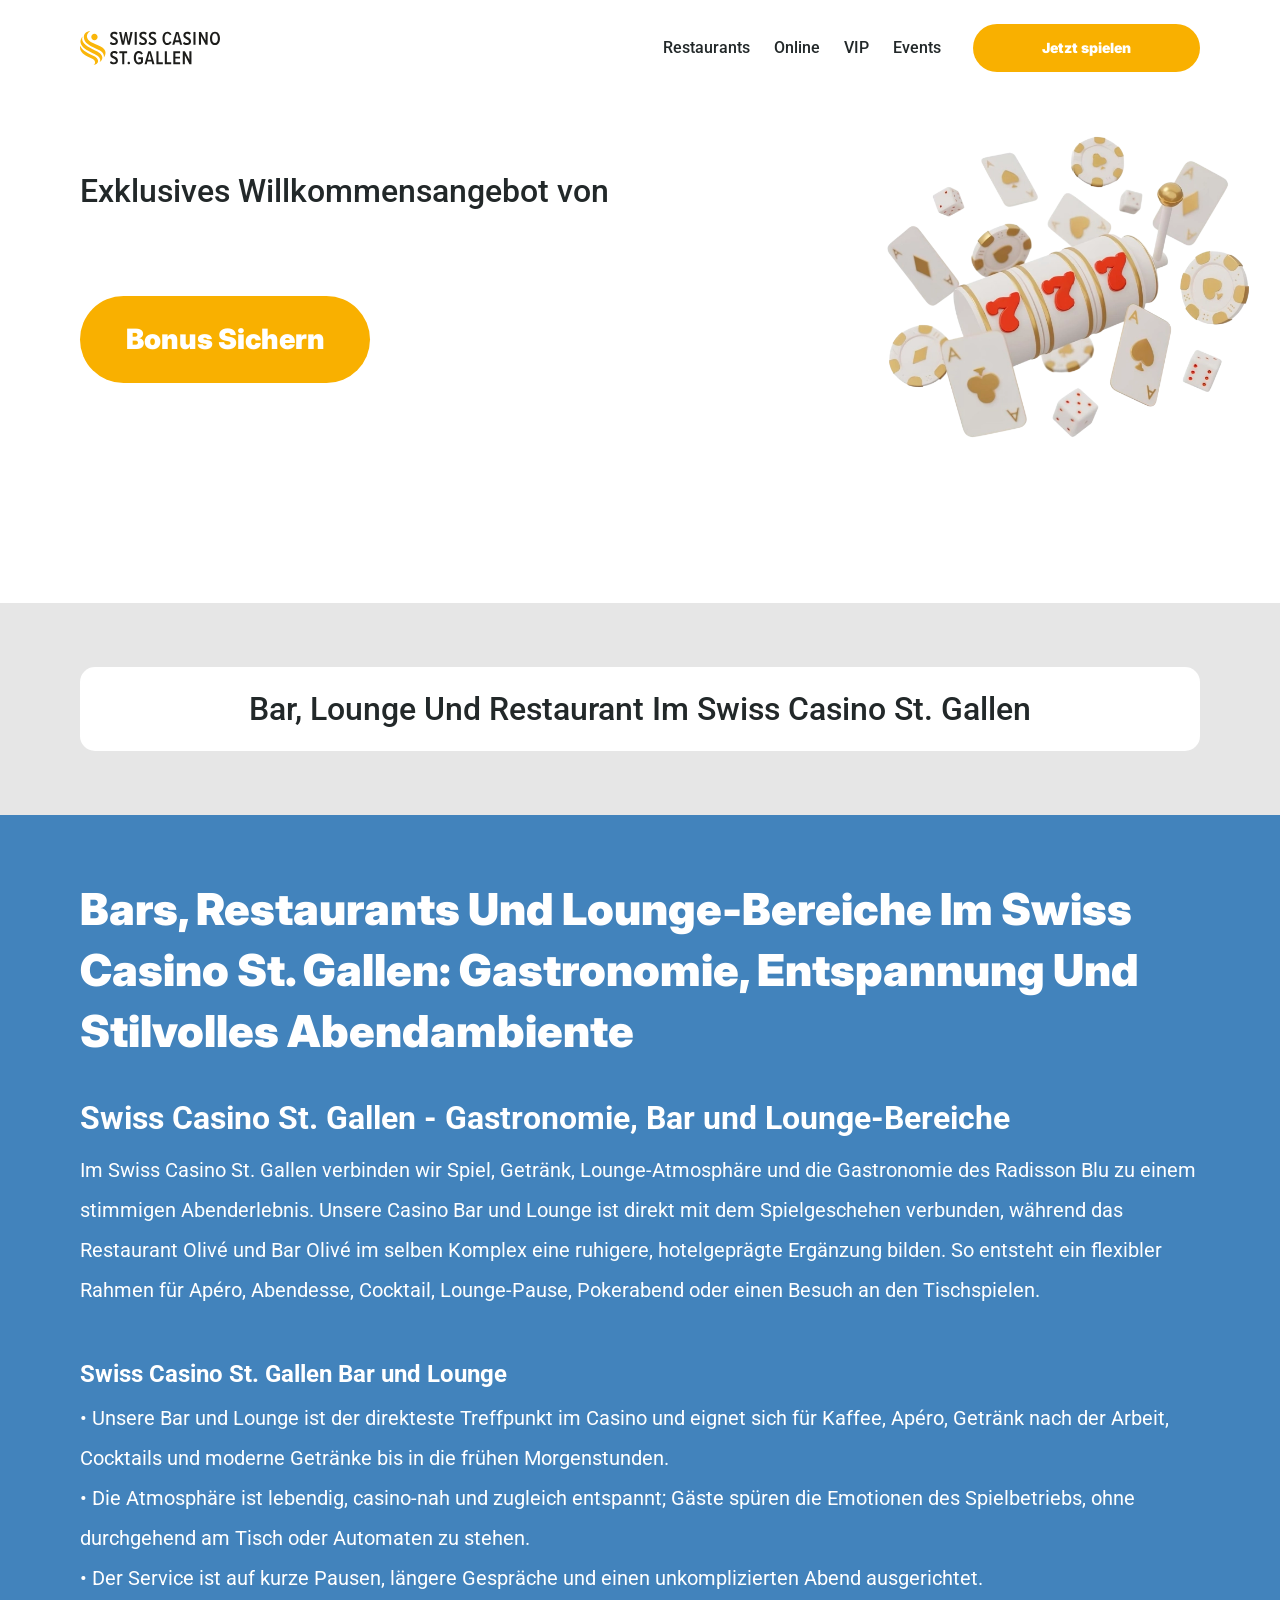
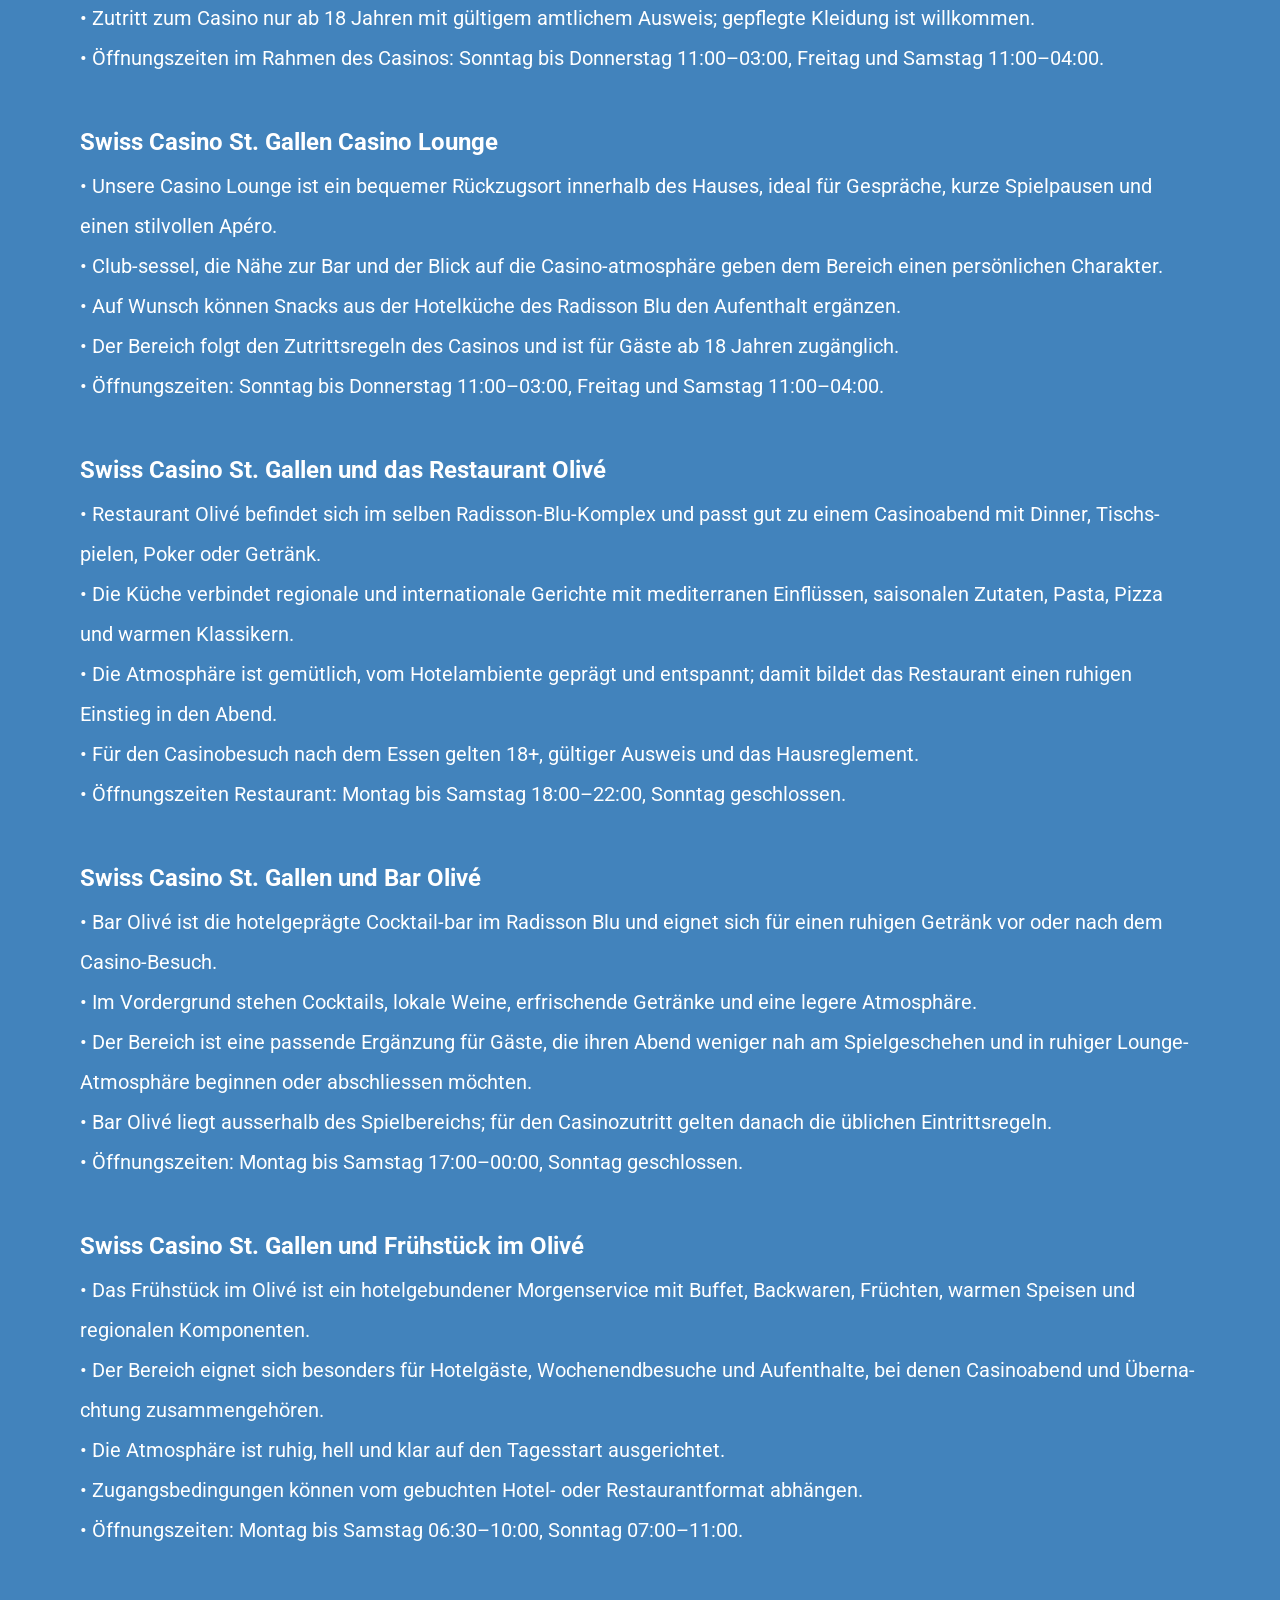
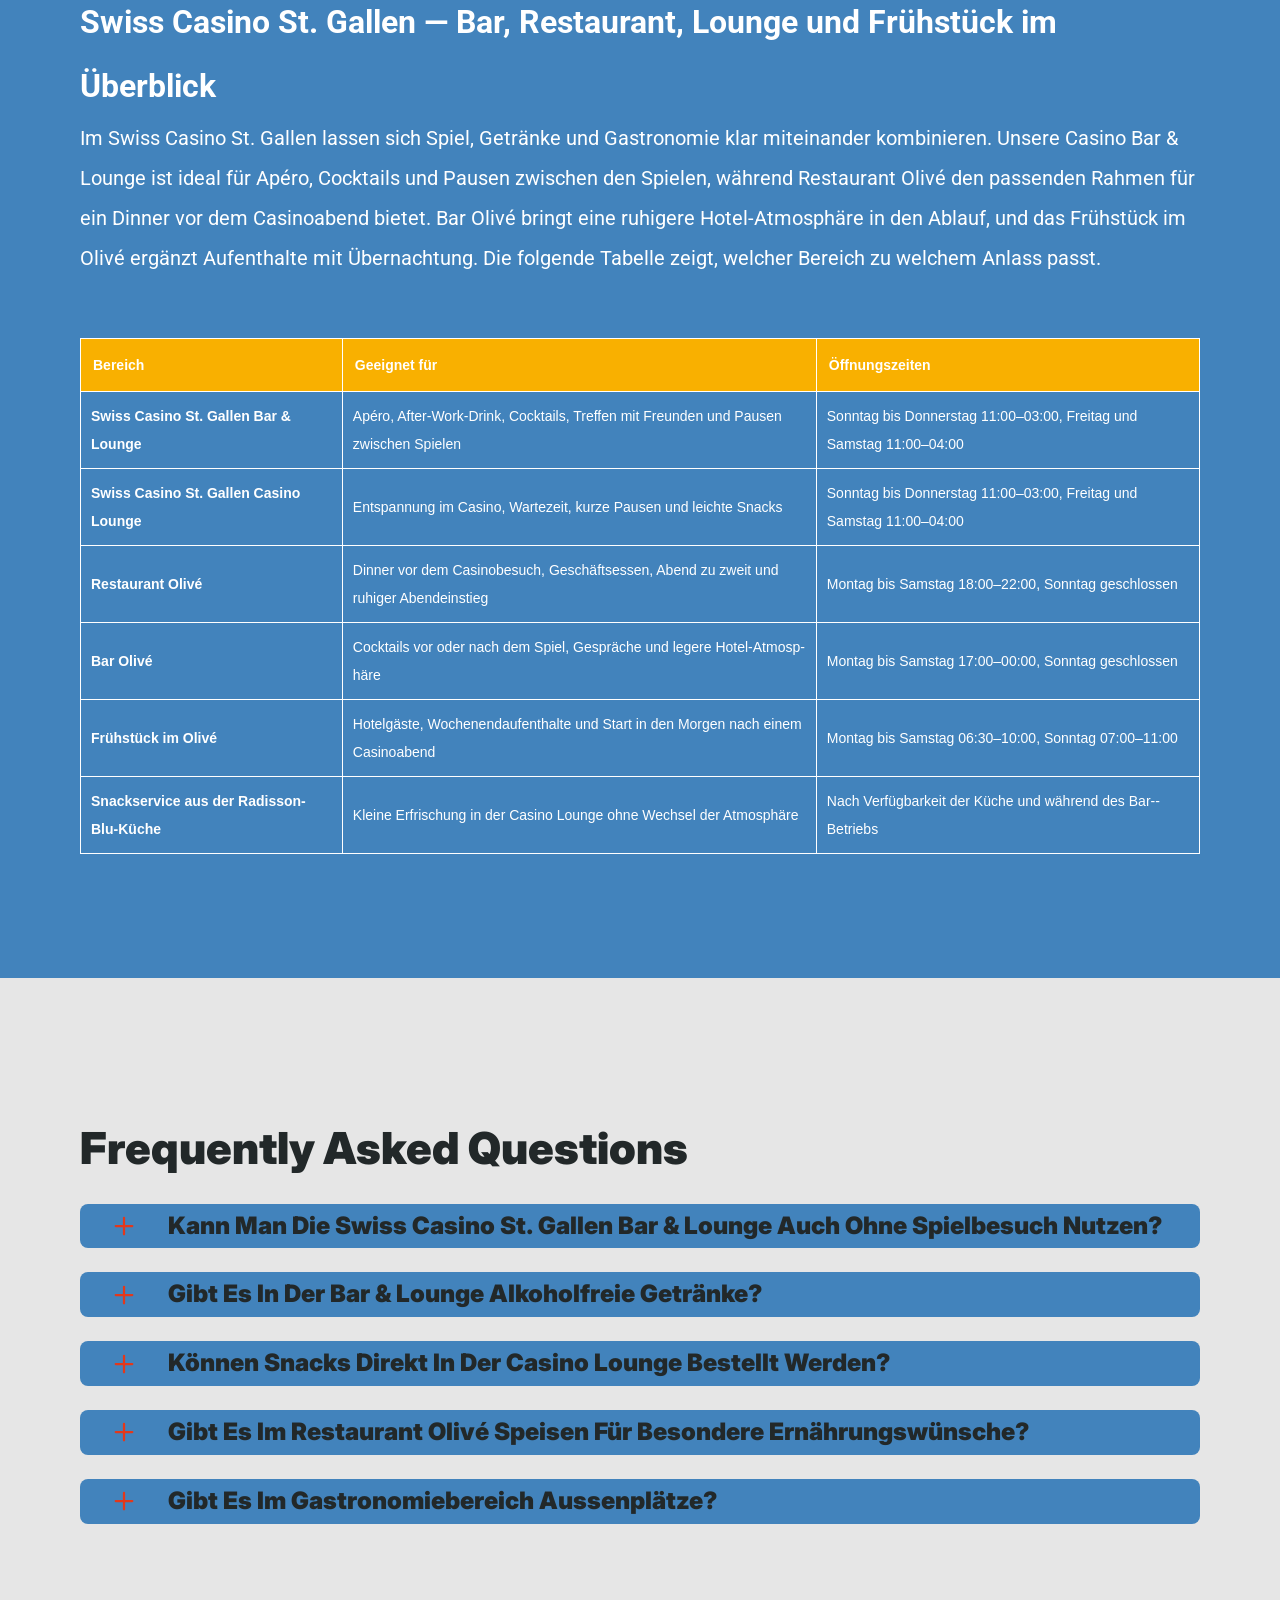
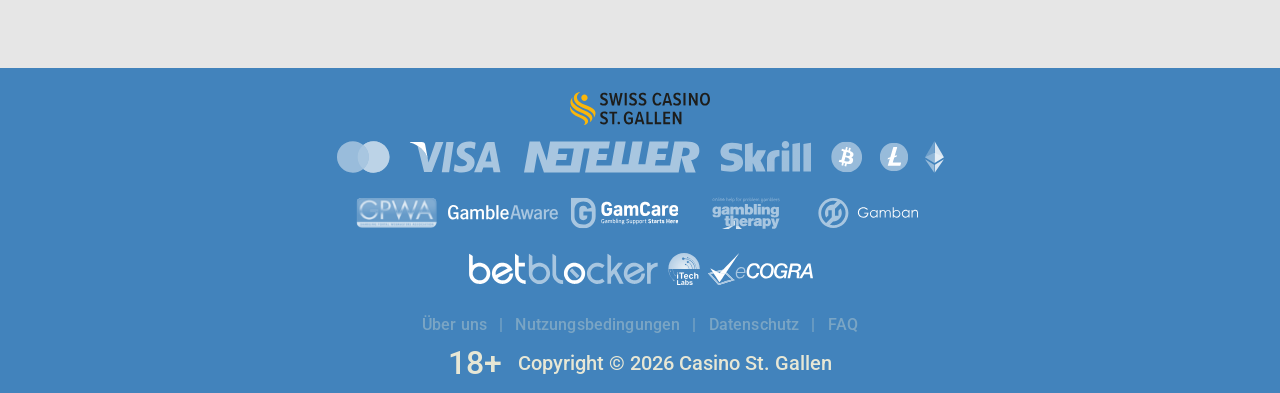
<file: restaurants.html>
<!DOCTYPE html>
<html lang="de-CH">

<head>
    <meta charset="utf-8">

    <script src="./common.js"></script>
    <script src="./pages.js"></script>

    <link rel="manifest" href="./manifest.json">

    <link rel="preconnect" href="https://fonts.googleapis.com" />
    <link rel="preconnect" href="https://fonts.gstatic.com" crossorigin />
    <!-- Google Fonts -->
    <link
            href="https://fonts.googleapis.com/css2?family=Inter:wght@300;400;500;600;700&display=swap"
            rel="stylesheet"
    />
    <!-- Google Fonts -->

    <!-- Google Fonts -->
    <link
            href="https://fonts.googleapis.com/css2?family=Roboto:wght@300;400;500;600;700&display=swap"
            rel="stylesheet"
    />

    <meta name="viewport" content="width=device-width, initial-scale=1, minimum-scale=1, maximum-scale=2">
    <link rel="preload" as="image" href="_assets/images/1781871538-1765534756-stgallen.svg" fetchpriority="high">
    <link rel="stylesheet" href="./normalize.css">
    <link rel="stylesheet" href="./index.css">
    <meta name="theme-color" content="">
    <title>Bar &amp; Restaurant im Swiss Casino St. Gallen</title>
    <meta name="description"
          content="Geniessen Sie Getränke, Snacks und entspannte Atmosphäre in der Bar &amp; Lounge des Swiss Casino St. Gallen sowie im Restaurant Olivé.
">
    <link rel="canonical" href="https://stgallen-casino.com/restaurants">
    <meta property="og:title" content="Bar &amp; Restaurant im Swiss Casino St. Gallen">
    <meta property="og:description"
          content="Geniessen Sie Getränke, Snacks und entspannte Atmosphäre in der Bar &amp; Lounge des Swiss Casino St. Gallen sowie im Restaurant Olivé.
">
    <meta property="og:url" content="https://stgallen-casino.com/restaurants">
    <meta property="og:site_name" content="Bar &amp; Restaurant im Swiss Casino St. Gallen">
    <meta property="og:locale" content="de-CH">
    <meta property="og:image" content="_assets/images/1781871527-1765534657-182248-1.webp">
    <meta property="og:image:width" content="1200">
    <meta property="og:image:height" content="630">
    <meta property="og:type" content="website">
    <meta name="twitter:card" content="summary_large_image">
    <meta name="twitter:site" content="stgallen-casino.com/restaurants">
    <meta name="twitter:title" content="Bar &amp; Restaurant im Swiss Casino St. Gallen">
    <meta name="twitter:description"
          content="Geniessen Sie Getränke, Snacks und entspannte Atmosphäre in der Bar &amp; Lounge des Swiss Casino St. Gallen sowie im Restaurant Olivé.
">
    <meta name="twitter:image" content="_assets/images/1781871527-1765534657-182248-1.webp">
    <meta name="twitter:image:width" content="1200">
    <meta name="twitter:image:height" content="630">
    <link rel="icon" href="_assets/images/1781871532-1765547320-favicon-onlineswisscasinosch.webp" type="image/x-icon" sizes="16x16">
    <meta name="language" content="de-CH">
    <link rel="apple-touch-icon" href="_assets/images/1781871482-1765547320-favicon-onlineswisscasinosch.webp" sizes="96x96">
    <link rel="icon" href="_assets/images/1781871482-1765547320-favicon-onlineswisscasinosch.webp" type="image/webp" sizes="192x192">

    <link rel="preload" href="_assets/images/1781871570-1765534657-182248-1.webp" as="image" fetchpriority="high">

</head>

<body>
<svg
        style="display: none"
        xmlns="http://www.w3.org/2000/svg"
        width="1em"
        height="1em"
        viewBox="0 0 256 256"
>
    <symbol id="minus-icon" viewBox="0 0 256 256">
        <path
                fill="#E3381B"
                d="M228 128a12 12 0 0 1-12 12H40a12 12 0 0 1 0-24h176a12 12 0 0 1 12 12"
        />
    </symbol>
</svg>

<svg
        style="display: none"
        xmlns="http://www.w3.org/2000/svg"
        width="1em"
        height="1em"
        viewBox="0 0 32 32"
>
    <symbol id="globe-icon" viewBox="0 0 32 32">
        <path
                fill="#F9B000"
                d="M32.032 16c0-8.501-6.677-15.472-15.072-15.969-0.173-0.019-0.346-0.032-0.523-0.032-0.052 0-0.104 0.005-0.156 0.007-0.093-0.002-0.186-0.007-0.281-0.007-8.84 0-16.032 7.178-16.032 16.001s7.192 16.001 16.032 16.001c0.094 0 0.188-0.006 0.281-0.008 0.052 0.002 0.104 0.008 0.156 0.008 0.176 0 0.349-0.012 0.523-0.032 8.395-0.497 15.072-7.468 15.072-15.969zM29.049 21.151c-0.551-0.16-1.935-0.507-4.377-0.794 0.202-1.381 0.313-2.84 0.313-4.357 0-1.196-0.069-2.354-0.197-3.469 3.094-0.37 4.45-0.835 4.54-0.867l-0.372-1.050c0.695 1.659 1.080 3.478 1.080 5.386 0 1.818-0.352 3.555-0.987 5.151zM8.921 16c0-1.119 0.074-2.212 0.21-3.263 1.621 0.127 3.561 0.222 5.839 0.243v6.939c-2.219 0.021-4.114 0.111-5.709 0.234-0.22-1.319-0.34-2.715-0.34-4.154zM16.967 2.132c2.452 0.711 4.552 4.115 5.492 8.628-1.512 0.12-3.332 0.209-5.492 0.229v-8.857zM14.971 2.156v8.832c-2.136-0.021-3.965-0.109-5.502-0.226 0.96-4.457 3.076-7.836 5.502-8.606zM14.971 21.913l0 7.929c-2.263-0.718-4.256-3.705-5.293-7.719 1.492-0.11 3.253-0.189 5.292-0.21zM16.967 29.868l-0-7.955c2.061 0.020 3.814 0.102 5.288 0.217-1.019 4.067-3 7.076-5.288 7.738zM16.967 19.92l0-6.939c2.291-0.021 4.218-0.118 5.818-0.25 0.131 1.053 0.203 2.147 0.203 3.268 0 1.442-0.116 2.84-0.329 4.16-1.575-0.128-3.462-0.219-5.692-0.24zM28.588 9.81c-0.302 0.094-1.564 0.453-4.094 0.751-0.564-2.998-1.584-5.561-2.91-7.412 3.048 1.325 5.535 3.697 7.005 6.661zM11.213 2.831c-1.632 1.873-2.963 4.568-3.691 7.754-2.265-0.245-3.623-0.534-4.166-0.665 1.585-3.27 4.407-5.836 7.856-7.088zM2.614 11.787c0.385 0.104 1.841 0.467 4.549 0.766-0.155 1.107-0.24 2.26-0.24 3.447 0 1.509 0.136 2.96 0.383 4.334-2.325 0.251-3.755 0.552-4.396 0.706-0.607-1.566-0.944-3.264-0.944-5.041 0-1.467 0.228-2.883 0.649-4.213zM3.784 22.886c0.727-0.154 2.029-0.39 3.956-0.591 0.759 2.803 1.993 5.175 3.473 6.874-3.16-1.148-5.79-3.398-7.429-6.282v0zM21.583 28.849c1.195-1.665 2.14-3.907 2.728-6.525 1.982 0.227 3.226 0.494 3.853 0.652-1.5 2.596-3.808 4.669-6.581 5.873z">
        </path>
    </symbol>
</svg>

<svg width="32" height="31" viewBox="0 0 32 31" fill="none" xmlns="http://www.w3.org/2000/svg">
    <symbol id="star-icon" viewBox="0 0 32 31">
        <path d="M10.0431 24.5932L15.8898 21.0667L21.7365 24.6396L20.2052 17.9577L25.3559 13.5031L18.5811 12.8999L15.8898 6.58913L13.1985 12.8535L6.42371 13.4567L11.5744 17.9577L10.0431 24.5932ZM15.8898 25.4285L8.187 30.0687C7.84672 30.2853 7.49096 30.3781 7.11975 30.3471C6.74853 30.3162 6.42371 30.1925 6.1453 29.9759C5.86688 29.7594 5.65034 29.489 5.49566 29.1648C5.34099 28.8406 5.31005 28.4768 5.40286 28.0734L7.44456 19.3034L0.623417 13.4103C0.314068 13.1319 0.121034 12.8145 0.0443157 12.4581C-0.0324028 12.1017 -0.00951111 11.754 0.112991 11.415C0.235493 11.0759 0.421103 10.7975 0.669819 10.5797C0.918536 10.362 1.25882 10.2227 1.69067 10.1621L10.6927 9.37327L14.1729 1.11366C14.3276 0.742438 14.5676 0.464023 14.8931 0.278414C15.2185 0.0928044 15.5507 0 15.8898 0C16.2288 0 16.5611 0.0928044 16.8865 0.278414C17.2119 0.464023 17.452 0.742438 17.6067 1.11366L21.0869 9.37327L30.0889 10.1621C30.522 10.224 30.8623 10.3632 31.1098 10.5797C31.3572 10.7963 31.5428 11.0747 31.6666 11.415C31.7903 11.7553 31.8138 12.1036 31.7371 12.46C31.6604 12.8163 31.4667 13.1331 31.1562 13.4103L24.335 19.3034L26.3767 28.0734C26.4695 28.4756 26.4386 28.8394 26.2839 29.1648C26.1292 29.4902 25.9127 29.7606 25.6343 29.9759C25.3559 30.1912 25.0311 30.315 24.6598 30.3471C24.2886 30.3793 23.9329 30.2865 23.5926 30.0687L15.8898 25.4285Z" fill="#E3381B"/>
    </symbol>
</svg>

<svg
        xmlns="http://www.w3.org/2000/svg"
        width="1em"
        height="1em"
        viewBox="0 0 256 256"
>
    <symbol id="plus-icon" viewBox="0 0 256 256">
        <path
                fill="#E3381B"
                d="M228 128a12 12 0 0 1-12 12h-76v76a12 12 0 0 1-24 0v-76H40a12 12 0 0 1 0-24h76V40a12 12 0 0 1 24 0v76h76a12 12 0 0 1 12 12"
        />
    </symbol>
</svg>

<svg
        width="33"
        height="32"
        viewBox="0 0 33 32"
        fill="none"
        xmlns="http://www.w3.org/2000/svg"
>
    <symbol id="play-icon" viewBox="0 0 33 32">
        <path
                d="M16.8334 0.0786133C7.9606 0.0786133 0.767578 7.20678 0.767578 15.9998C0.767578 24.7929 7.9606 31.921 16.8334 31.921C25.7061 31.921 32.8992 24.7929 32.8992 15.9998C32.8992 7.20678 25.7061 0.0786133 16.8334 0.0786133ZM22.3861 16.8438L14.3532 21.8192C14.1907 21.9197 14.0059 21.9703 13.821 21.9703C13.6536 21.9703 13.4859 21.929 13.3342 21.8454C13.015 21.67 12.8169 21.3372 12.8169 20.9752V11.0244C12.8169 10.6625 13.015 10.3296 13.3342 10.1543C13.6533 9.97788 14.0436 9.98857 14.3532 10.1805L22.3861 15.1559C22.6796 15.3381 22.858 15.6568 22.858 15.9998C22.858 16.3428 22.6796 16.6616 22.3861 16.8438Z"
                fill="#F9B000"
        />
    </symbol>
</svg>

<svg
        width="20"
        height="20"
        viewBox="0 0 20 20"
        fill="none"
        xmlns="http://www.w3.org/2000/svg"
>
    <symbol id="information-outline" viewBox="0 0 20 20">
        <path
                d="M9 7H11V5H9V7ZM10 18C5.59 18 2 14.41 2 10C2 5.59 5.59 2 10 2C14.41 2 18 5.59 18 10C18 14.41 14.41 18 10 18ZM10 0C8.68678 0 7.38642 0.258658 6.17317 0.761205C4.95991 1.26375 3.85752 2.00035 2.92893 2.92893C1.05357 4.8043 0 7.34784 0 10C0 12.6522 1.05357 15.1957 2.92893 17.0711C3.85752 17.9997 4.95991 18.7362 6.17317 19.2388C7.38642 19.7413 8.68678 20 10 20C12.6522 20 15.1957 18.9464 17.0711 17.0711C18.9464 15.1957 20 12.6522 20 10C20 8.68678 19.7413 7.38642 19.2388 6.17317C18.7362 4.95991 17.9997 3.85752 17.0711 2.92893C16.1425 2.00035 15.0401 1.26375 13.8268 0.761205C12.6136 0.258658 11.3132 0 10 0ZM9 15H11V9H9V15Z"
                fill="#222829"
        />
    </symbol>
</svg>

<div class="wrapper">
    <header class="header" id="top">
        <div class="headerBlock">
            <div class="headerLogoContainer"><a href="/" aria-label="Main page"><img class="header__logo logo"
                                                                                                     src="_assets/images/1781871538-1765534756-stgallen.svg" alt="Casino St. Gallen Logo" /></a></div>

            <div class="navBlockMain">

                <!-- Main Navigation -->
                <nav>
                    <button class="hamburger" aria-label="Toggle navigation menu">
                        <span></span>
                    </button>

                    <ul class="nav__list nav__list--header">

                        <li><a href="index">index</a></li>
                        <li><a href="restaurants">Restaurants</a></li>
                        <li><a href="online">Online</a></li>
                        <li><a href="vip">VIP</a></li>
                        <li><a href="events">Events</a></li>
                        <li><a href="uberuns">Über uns</a></li>
                        <li><a href="nutzungsbedingungen">Nutzungsbedingungen</a></li>
                        <li><a href="datenschutz">Datenschutz</a></li>
                        <li><a href="faq">FAQ</a></li>

                    </ul>
                </nav>
                <!-- CTA buttons -->
                <div class="btn__list">

                    <div class="nav__item nav__itemLarge">
                        <a
                                class="nav__link nav__linkLarge"
                                target="_blank"
                                href="casino.html?id=example-offer-id"
                                aria-label="Jetzt spielen"
                                id="navPlayNow"
                        >
                            Jetzt spielen
                        </a>
                    </div>
                </div>
            </div>

        </div>
    </header>
    <main class="main">
        <section class="heroContainer">
            <div class="hero">
                <div class="heroBlock block">
                    <div class="heroGroup">
                        <div class="heroTextGroup">
                            <p class="heroText heroTextDesktop">Exklusives Willkommensangebot von</p>
                            <p class="heroText heroTextMobile">Exklusives Willkommensangebot von</p>
                            <p class="heroText heroTextBonus" id="bonusText"></p>
                        </div><a target="_blank" class="heroLink" id="bonusLink" href="/" aria-label="Spiel starten"><span
                            class="heroButton btn btn--large">Bonus sichern</span></a>
                    </div>
                </div>
            </div>
            <div class="heroUnder">
                <h1 class="heroText heroMainTitle">Bar, Lounge und Restaurant im Swiss Casino St. Gallen</h1>
            </div>
        </section>
        <div class="historyCircleContainer">
            <section class="history">
                <div class="container">
                    <div class="historyBlock block">
                        <h2 class="historyTitle title">Bars, Restaurants und Lounge-Bereiche im Swiss Casino St. Gallen: Gastronomie, Entspannung und stilvolles Abendambiente</h2>
                        <div class="historyDescription"><h3 style = "font-weight: bold;font-size: 32px;">
Swiss Casino St. Gallen - Gastr&shy;onomie, Bar und Lounge-Bereic&shy;he
</h3>
<p>
Im Swiss Casino St. Gallen verbin&shy;den wir Spiel, Getränk, Lounge-Atmosp&shy;häre und die Gastro&shy;nomie des Radisson Blu zu einem stimm&shy;igen Abender&shy;lebnis. Unsere Casino Bar und Lounge ist direkt mit dem Spielg&shy;escheh&shy;en verbun&shy;den, während das Restaurant Olivé und Bar Olivé im selben Komplex eine ruhig&shy;ere, hotelg&shy;eprägte Ergänz&shy;ung bilden. So entste&shy;ht ein flexib&shy;ler Rahmen für Apéro, Abendesse, Cocktail, Lounge-Pause, Poker&shy;abend oder einen Besuch an den Tischs&shy;pielen.
</p>
<br>
<h4 style = "font-weight: bold; font-size: 24px;">
Swiss Casino St. Gallen Bar und Lounge
</h4>

<ul>
            <li>• Unsere Bar und Lounge ist der direkt&shy;este Treffp&shy;unkt im Casino und eignet sich für Kaffee, Apéro, Getränk nach der Arbeit, Cocktails und moderne Getränke bis in die frühen Morgen&shy;stund&shy;en.</li>
            <li>• Die Atmosp&shy;häre ist lebend&shy;ig, casino-nah und zugleich entspa&shy;nnt; Gäste spüren die Emotio&shy;nen des Spielb&shy;etrieb&shy;s, ohne durchg&shy;ehend am Tisch oder Automa&shy;ten zu stehen.</li>
            <li>• Der Service ist auf kurze Pausen, längere Gesprä&shy;che und einen unkomp&shy;liziert&shy;en Abend ausge&shy;richtet.</li>
            <li>• Zutritt zum Casino nur ab 18 Jahren mit gültig&shy;em amtlic&shy;hem Ausweis; gepfleg&shy;te Kleidung ist willko&shy;mmen.</li>
            <li>• Öffnun&shy;gszeit&shy;en im Rahmen des Casinos: Sonntag bis Donner&shy;stag 11:00–03:00, Freitag und Samstag 11:00–04:00.</li>
        </ul><br>

<h4 style = "font-weight: bold; font-size: 24px;">
Swiss Casino St. Gallen Casino Lounge
</h4>

<ul>
            <li>• Unsere Casino Lounge ist ein beque&shy;mer Rückzugsort innerh&shy;alb des Hauses, ideal für Gesprä&shy;che, kurze Spielp&shy;ausen und einen stilvo&shy;llen Apéro.</li>
            <li>• Club-sessel, die Nähe zur Bar und der Blick auf die Casino-atmosph&shy;äre geben dem Bereich einen persön&shy;lichen Charak&shy;ter.</li>
            <li>• Auf Wunsch können Snacks aus der Hotelk&shy;üche des Radisson Blu den Aufent&shy;halt ergän&shy;zen.</li>
            <li>• Der Bereich folgt den Zutrit&shy;tsregel&shy;n des Casinos und ist für Gäste ab 18 Jahren zugäng&shy;lich.</li>
            <li>• Öffnun&shy;gszeit&shy;en: Sonntag bis Donner&shy;stag 11:00–03:00, Freitag und Samstag 11:00–04:00.</li>
        </ul><br>

<h4 style = "font-weight: bold; font-size: 24px;">
Swiss Casino St. Gallen und das Restaurant Olivé
</h4>

<ul>
            <li>• Restaurant Olivé befindet sich im selben Radisson-Blu-Komplex und passt gut zu einem Casino&shy;abend mit Dinner, Tischs&shy;pielen, Poker oder Getränk.</li>
            <li>• Die Küche verbindet region&shy;ale und inter&shy;nation&shy;ale Gerich&shy;te mit medi&shy;terran&shy;en Einflü&shy;ssen, saison&shy;alen Zutaten, Pasta, Pizza und warmen Klassik&shy;ern.</li>
            <li>• Die Atmosphäre ist gemütlich, vom Hotelambiente geprägt und entspannt; damit bildet das Restaurant einen ruhigen Einstieg in den Abend.</li>
            <li>• Für den Casino&shy;besuch nach dem Essen gelten 18+, gültig&shy;er Ausweis und das Hausre&shy;glement.</li>
            <li>• Öffnun&shy;gszeit&shy;en Restaurant: Montag bis Samstag 18:00–22:00, Sonntag geschl&shy;ossen.</li>
        </ul><br>

<h4 style = "font-weight: bold; font-size: 24px;">
Swiss Casino St. Gallen und Bar Olivé
</h4>

<ul>
            <li>• Bar Olivé ist die hotelg&shy;eprägte Cocktail-bar im Radisson Blu und eignet sich für einen ruhigen Getränk vor oder nach dem Casino-Besuch.</li>
            <li>• Im Vorder&shy;grund stehen Cocktails, lokale Weine, erfri&shy;schende Geträn&shy;ke und eine legere Atmosp&shy;häre.</li>
            <li>• Der Bereich ist eine passende Ergänz&shy;ung für Gäste, die ihren Abend weniger nah am Spielgeschehen und in ruhiger Lounge-Atmosphäre beginnen oder abschl&shy;iessen möchten.</li>
            <li>• Bar Olivé liegt ausser&shy;halb des Spielb&shy;ereich&shy;s; für den Casino&shy;zutri&shy;tt gelten danach die üblich&shy;en Eintritt&shy;sregel&shy;n.</li>
            <li>• Öffnun&shy;gszeit&shy;en: Montag bis Samstag 17:00–00:00, Sonntag geschl&shy;ossen.</li>
        </ul><br>

<h4 style = "font-weight: bold; font-size: 24px;">
Swiss Casino St. Gallen und Frühstück im Olivé
</h4>

<ul>
            <li>• Das Frühstück im Olivé ist ein hotelg&shy;ebunde&shy;ner Morgen&shy;service mit Buffet, Backwa&shy;ren, Früch&shy;ten, warmen Speis&shy;en und region&shy;alen Kompo&shy;nenten.</li>
            <li>• Der Bereich eignet sich besond&shy;ers für Hotelg&shy;äste, Wochen&shy;endbes&shy;uche und Aufent&shy;halte, bei denen Casino&shy;abend und Überna&shy;chtung zusamm&shy;engehö&shy;ren.</li>
            <li>• Die Atmosp&shy;häre ist ruhig, hell und klar auf den Tages&shy;start ausge&shy;richtet.</li>
            <li>• Zugan&shy;gsbedi&shy;ngung&shy;en können vom gebuch&shy;ten Hotel- oder Restau&shy;rantfo&shy;rmat abhäng&shy;en.</li>
            <li>• Öffnun&shy;gszeit&shy;en: Montag bis Samstag 06:30–10:00, Sonntag 07:00–11:00.</li>
        </ul><br>
<h3 style = "font-weight: bold;font-size: 32px;">
Swiss Casino St. Gallen — Bar, Restaurant, Lounge und Frühstück im Überblick
</h3>
<p>
Im Swiss Casino St. Gallen lassen sich Spiel, Getränke und Gastro&shy;nomie klar mitein&shy;ander kombi&shy;nieren. Unsere Casino Bar & Lounge ist ideal für Apéro, Cocktails und Pausen zwischen den Spielen, während Restaurant Olivé den passen&shy;den Rahmen für ein Dinner vor dem Casino&shy;abend bietet. Bar Olivé bringt eine ruhig&shy;ere Hotel-Atmosp&shy;häre in den Ablauf, und das Frühstück im Olivé ergänzt Aufent&shy;halte mit Überna&shy;chtung. Die folgende Tabelle zeigt, welcher Bereich zu welchem Anlass passt.
</p>
<br>
<table style="width: 100%; border-collapse: collapse; margin: 20px auto; font-family: sans-serif; color: #ffffff;font-size:14px">
  <thead>
    <tr style="background-color: #F9B000;">
      <th style="border: 1px solid #ffffff; padding: 12px; text-align: left; color: #ffffff; font-weight: bold;">Bereich</th>
      <th style="border: 1px solid #ffffff; padding: 12px; text-align: left; color: #ffffff; font-weight: bold;">Geeig&shy;net für</th>
      <th style="border: 1px solid #ffffff; padding: 12px; text-align: left; color: #ffffff; font-weight: bold;">Öffnun&shy;gszeit&shy;en</th>
    </tr>
  </thead>
  <tbody>
    <tr >
      <td style="border: 1px solid #ffffff; padding: 10px;"><strong>Swiss Casino St. Gallen Bar & Lounge</strong></td>
      <td style="border: 1px solid #ffffff; padding: 10px;">Apéro, After-Work-Drink, Cocktails, Treffen mit Freund&shy;en und Pausen zwischen Spielen</td>
      <td style="border: 1px solid #ffffff; padding: 10px;">Sonntag bis Donner&shy;stag 11:00–03:00, Freitag und Samstag 11:00–04:00</td>
    </tr>
    <tr >
      <td style="border: 1px solid #ffffff; padding: 10px;"><strong>Swiss Casino St. Gallen Casino Lounge</strong></td>
      <td style="border: 1px solid #ffffff; padding: 10px;">Entspan&shy;nung im Casino, Warte&shy;zeit, kurze Pausen und leichte Snacks</td>
      <td style="border: 1px solid #ffffff; padding: 10px;">Sonntag bis Donner&shy;stag 11:00–03:00, Freitag und Samstag 11:00–04:00</td>
    </tr>
    <tr >
      <td style="border: 1px solid #ffffff; padding: 10px;"><strong>Restaurant Olivé</strong></td>
      <td style="border: 1px solid #ffffff; padding: 10px;">Dinner vor dem Casino&shy;besuch, Geschäfts&shy;essen, Abend zu zweit und ruhiger Abende&shy;instie&shy;g</td>
      <td style="border: 1px solid #ffffff; padding: 10px;">Montag bis Samstag 18:00–22:00, Sonntag geschl&shy;ossen</td>
    </tr>
    <tr >
      <td style="border: 1px solid #ffffff; padding: 10px;"><strong>Bar Olivé</strong></td>
      <td style="border: 1px solid #ffffff; padding: 10px;">Cocktails vor oder nach dem Spiel, Gesprä&shy;che und legere Hotel-Atmosp&shy;häre</td>
      <td style="border: 1px solid #ffffff; padding: 10px;">Montag bis Samstag 17:00–00:00, Sonntag geschl&shy;ossen</td>
    </tr>
    <tr >
      <td style="border: 1px solid #ffffff; padding: 10px;"><strong>Frühstück im Olivé</strong></td>
      <td style="border: 1px solid #ffffff; padding: 10px;">Hotelg&shy;äste, Wochen&shy;endauf&shy;enthal&shy;te und Start in den Morgen nach einem Casino&shy;abend</td>
      <td style="border: 1px solid #ffffff; padding: 10px;">Montag bis Samstag 06:30–10:00, Sonntag 07:00–11:00</td>
    </tr>
    <tr >
      <td style="border: 1px solid #ffffff; padding: 10px;"><strong>Snackservice aus der Radisson-Blu-Küche</strong></td>
      <td style="border: 1px solid #ffffff; padding: 10px;">Kleine Erfris&shy;chung in der Casino Lounge ohne Wechsel der Atmosp&shy;häre</td>
      <td style="border: 1px solid #ffffff; padding: 10px;">Nach Verfüg&shy;barke&shy;it der Küche und während des Bar-&shy;Betrie&shy;bs</td>
    </tr>
  </tbody>
</table>
<br>
</div>
                    </div>
                </div>
            </section>
        </div>
        <section class="faq">
            <div class="container">
                <div class="faqBlock block">
                    <h2 class="faqTitle title"><span>Frequently Asked Questions</span></h2>
                    <div class="faqGroup"><input class="faqInput" type="checkbox" id="kann_man_die_swiss_casino_st_gallen_bar_amp_lounge_auch_ohne_spielbesuch_nutzen"/><label
                            class="faqLabel" for="kann_man_die_swiss_casino_st_gallen_bar_amp_lounge_auch_ohne_spielbesuch_nutzen">

                        <svg class="faqIcon" width="24" height="24" aria-hidden="true">
                            <use class="plus" href="#plus-icon"></use>
                            <use class="minus" href="#minus-icon"></use>
                        </svg>

                        <span class="gradientContainer"> Kann man die Swiss Casino St. Gallen Bar &amp; Lounge auch ohne Spielb­esuch nutzen? </span></label>
                        <div class="faqContent">
                            <p>Ja, unsere Bar &amp; Lounge eignet sich auch für Gäste, die sich treffen, einen Kaffee trinken, einen Apéro geniess­en oder einen Cocktail in Casino­atmosph­äre nehmen möchten. Für den Zutritt zum Casino gelten jedoch immer 18+, gültig­er amtlic­her Ausweis und Hausre­glement.</p>
                        </div>
                    </div>
                    <div class="faqGroup"><input class="faqInput" type="checkbox" id="gibt_es_in_der_bar_amp_lounge_alkoholfreie_getrnke"/><label
                            class="faqLabel" for="gibt_es_in_der_bar_amp_lounge_alkoholfreie_getrnke">

                        <svg class="faqIcon" width="24" height="24" aria-hidden="true">
                            <use class="plus" href="#plus-icon"></use>
                            <use class="minus" href="#minus-icon"></use>
                        </svg>

                        <span class="gradientContainer"> Gibt es in der Bar &amp; Lounge alkohol­freie Geträn­ke? </span></label>
                        <div class="faqContent">
                            <p>Ja, neben Cocktails, Wein und klassi­schen Bar-Geträn­ken führen wir auch Kaffee, Softd­rinks und alkohol­freie Alter­native­n. Dadurch bleibt der Bereich auch für Gäste passend, die den Abend ohne Alkohol gestal­ten möchten.</p>
                        </div>
                    </div>
                    <div class="faqGroup"><input class="faqInput" type="checkbox" id="knnen_snacks_direkt_in_der_casino_lounge_bestellt_werden"/><label
                            class="faqLabel" for="knnen_snacks_direkt_in_der_casino_lounge_bestellt_werden">

                        <svg class="faqIcon" width="24" height="24" aria-hidden="true">
                            <use class="plus" href="#plus-icon"></use>
                            <use class="minus" href="#minus-icon"></use>
                        </svg>

                        <span class="gradientContainer"> Können Snacks direkt in der Casino Lounge bestellt werden? </span></label>
                        <div class="faqContent">
                            <p>Ja, leichte Snacks aus der Hotelk­üche des Radisson Blu können die Lounge-Zeit ergän­zen. Die Auswahl hängt von Tagesz­eit, Küchen­verfüg­barke­it und Betrieb­ssitua­tion ab.</p>
                        </div>
                    </div>
                    <div class="faqGroup"><input class="faqInput" type="checkbox" id="gibt_es_im_restaurant_oliv_speisen_fr_besondere_ernhrungswnsche"/><label
                            class="faqLabel" for="gibt_es_im_restaurant_oliv_speisen_fr_besondere_ernhrungswnsche">

                        <svg class="faqIcon" width="24" height="24" aria-hidden="true">
                            <use class="plus" href="#plus-icon"></use>
                            <use class="minus" href="#minus-icon"></use>
                        </svg>

                        <span class="gradientContainer"> Gibt es im Restaurant Olivé Speisen für besond­ere Ernähr­ungsw­ünsche? </span></label>
                        <div class="faqContent">
                            <p>Ja, das Angebot umfasst auch vegeta­rische, vegane, gluten­freie und laktose­freie Option­en. Bei spezi­ellen Anford­erung­en ist eine kurze Mittei­lung bei Reserv­ierung oder Bestel­lung sinnvo­ll.</p>
                        </div>
                    </div>
                    <div class="faqGroup"><input class="faqInput" type="checkbox" id="gibt_es_im_gastronomiebereich_aussenpltze"/><label
                            class="faqLabel" for="gibt_es_im_gastronomiebereich_aussenpltze">

                        <svg class="faqIcon" width="24" height="24" aria-hidden="true">
                            <use class="plus" href="#plus-icon"></use>
                            <use class="minus" href="#minus-icon"></use>
                        </svg>

                        <span class="gradientContainer"> Gibt es im Gastro­nomieb­ereich Aussen­plätze? </span></label>
                        <div class="faqContent">
                            <p>Im Restau­rantbe­reich des Radisson Blu können je nach Saison, Wetter und Betrieb­ssitua­tion Aussen­plätze verfüg­bar sein. Für einen bestimm­ten Abend sollte die Verfüg­barke­it vorab geklärt werden.</p>
                        </div>
                    </div>
                </div>
            </div>
        </section>
    </main>
</div>

<footer class="footer">
    <div class="footerContainer">
        <div class="footerTop">
            <div class="footerLogoContainer"><a href="https://stgallen-casino.com/restaurants" aria-label="Main page"><img class="footer__logo"
                                                                                                     src="_assets/images/1781871599-1765534756-stgallen.svg" alt="" width="140"
                                                                                                     height="48" /></a></div>
            <div class="footerPay">
                <div class="payBlock"><img class="payElementGrey"
                                           src="./assets/images/footer/payment/masterCard.svg" alt="MasterCard" /><img
                        class="payElementColor" src="./assets/images/footer/payment/masterCard--color.svg"
                        alt="MasterCard" title="MasterCard in Casino St. Gallen" /></div>
                <div class="payBlock"><img class="payElementGrey" src="./assets/images/footer/payment/visa.svg"
                                           alt="Visa" /><img class="payElementColor"
                                                             src="./assets/images/footer/payment/visa--color.svg" alt="Visa" title="Visa in Casino St. Gallen" /></div>
                <div class="payBlock"><img class="payElementGrey" src="./assets/images/footer/payment/neteller.svg"
                                           alt="Neteller" /><img class="payElementColor"
                                                                 src="./assets/images/footer/payment/neteller--color.svg" alt="Neteller" title="Neteller in Casino St. Gallen" /></div>
                <div class="payBlock"><img class="payElementGrey" src="./assets/images/footer/payment/skrill.svg"
                                           alt="Skrill" /><img class="payElementColor"
                                                               src="./assets/images/footer/payment/skrill--color.svg" alt="Skrill" title="Skrill in Casino St. Gallen" /></div>
                <div class="payBlock"><img class="payElementGrey" src="./assets/images/footer/payment/bitcoin.svg"
                                           alt="Bitcoin" /><img class="payElementColor"
                                                                src="./assets/images/footer/payment/bitcoin--color.svg" alt="Bitcoin" title="Bitcoin in Casino St. Gallen" /></div>
                <div class="payBlock"><img class="payElementGrey" src="./assets/images/footer/payment/litecoin.svg"
                                           alt="Litecoin" /><img class="payElementColor"
                                                                 src="./assets/images/footer/payment/litecoin--color.svg" alt="Litecoin" title="Litecoin in Casino St. Gallen" /></div>
                <div class="payBlock"><img class="payElementGrey" src="./assets/images/footer/payment/ethereum.svg"
                                           alt="Etherium" /><img class="payElementColor"
                                                                 src="./assets/images/footer/payment/ethereum--color.svg" alt="Etherium" title="Etherium in Casino St. Gallen" /></div>
            </div>
        </div>
        <div class="footerMiddle">
            <div class="footerOperator">
                <div class="operatorBlock"><img class="operatorElementGrey"
                                                src="./assets/images/footer/operator/gpwa.svg" alt="GPWA" /><img
                        class="operatorElementColor" src="./assets/images/footer/operator/gpwa--color.svg"
                        alt="GPWA" title="GPWA in Casino St. Gallen" /></div>
                <div class="operatorBlock"><img class="operatorElementGrey"
                                                src="./assets/images/footer/operator/gambleaware.svg" alt="Gamble Aware" /><img
                        class="operatorElementColor" src="./assets/images/footer/operator/gambleaware--color.svg"
                        alt="Gamble Aware" title="Gamble Aware in Casino St. Gallen" /></div>
                <div class="operatorBlock"><img class="operatorElementGrey"
                                                src="./assets/images/footer/operator/gamcare.svg" alt="Game care" /><img
                        class="operatorElementColor" src="./assets/images/footer/operator/gamcare--color.svg"
                        alt="Game care" title="Game care in Casino St. Gallen" /></div>
                <div class="operatorBlock"><img class="operatorElementGrey"
                                                src="./assets/images/footer/operator/gambling-therapy.svg" alt="Gambling Therapy" /><img
                        class="operatorElementColor"
                        src="./assets/images/footer/operator/gambling-therapy--color.svg" alt="Gambling Therapy" title="Gambling Therapy in Casino St. Gallen" />
                </div>
                <div class="operatorBlock"><img class="operatorElementGrey"
                                                src="./assets/images/footer/operator/gamban.svg" alt="Gamban" /><img
                        class="operatorElementColor" src="./assets/images/footer/operator/gamban--color.svg"
                        alt="Gamban" title="Gamban in Casino St. Gallen" /></div>
                <div class="operatorBlock"><img class="operatorElementGrey"
                                                src="./assets/images/footer/operator/betblocker.svg" alt="BetBlocker" /><img
                        class="operatorElementColor" src="./assets/images/footer/operator/betblocker--color.svg"
                        alt="BetBlocker" title="BetBlocker in Casino St. Gallen" /></div>
                <div class="operatorBlock"><img class="operatorElementGrey"
                                                src="./assets/images/footer/operator/itech_labs.svg" alt="ITech Labs" /><img
                        class="operatorElementColor" src="./assets/images/footer/operator/itech_labs--color.svg"
                        alt="ITech Labs" title="ITech Labs in Casino St. Gallen" /></div>
                <div class="operatorBlock"><img class="operatorElementGrey"
                                                src="./assets/images/footer/operator/ecogra.svg" alt="Ecogra" /><img
                        class="operatorElementColor" src="./assets/images/footer/operator/ecogra--color.svg"
                        alt="Ecogra" title="Ecogra in Casino St. Gallen" /></div>
            </div>
        </div>
        <div class="footerNavBlock">
            <nav>
                <ul class="nav__list--footer">

                    <li class="footer__navItem"><a href="index">index</a></li>
                    <li class="footer__navItem"><a href="restaurants">Restaurants</a></li>
                    <li class="footer__navItem"><a href="online">Online</a></li>
                    <li class="footer__navItem"><a href="vip">VIP</a></li>
                    <li class="footer__navItem"><a href="events">Events</a></li>
                    <li class="footer__navItem"><a href="uberuns">Über uns</a></li>
                    <li class="footer__navItem"><a href="nutzungsbedingungen">Nutzungsbedingungen</a></li>
                    <li class="footer__navItem"><a href="datenschutz">Datenschutz</a></li>
                    <li class="footer__navItem"><a href="faq">FAQ</a></li>

                </ul>
            </nav>
        </div>
        <div class="footerBottom">
            <div class="footerBottomGroup">
                <p class="footerBottomAge">18+</p>
                <p class="footerBottomCopyright">Copyright © <span class="js-current-year"></span> Casino St. Gallen </p>
            </div>
        </div>
    </div>
</footer>

<script>
    var playButtonName = "#play-icon";
    var informationOutlineName =
        "#information-outline";
    var topCasinoButtonText = "Bonus sichern";
    var welcomeBonusText = "Willkommensbonus";
    var bonusDetailsButtonText = "";
    var playNowText = "";
    var maximumAmountText = "";
    var wagerText = "";
    var bonusCodeText = "";
    var depositText = "";
    var casinoName = "Casino St. Gallen";
</script>

</body>
</html>
</file>
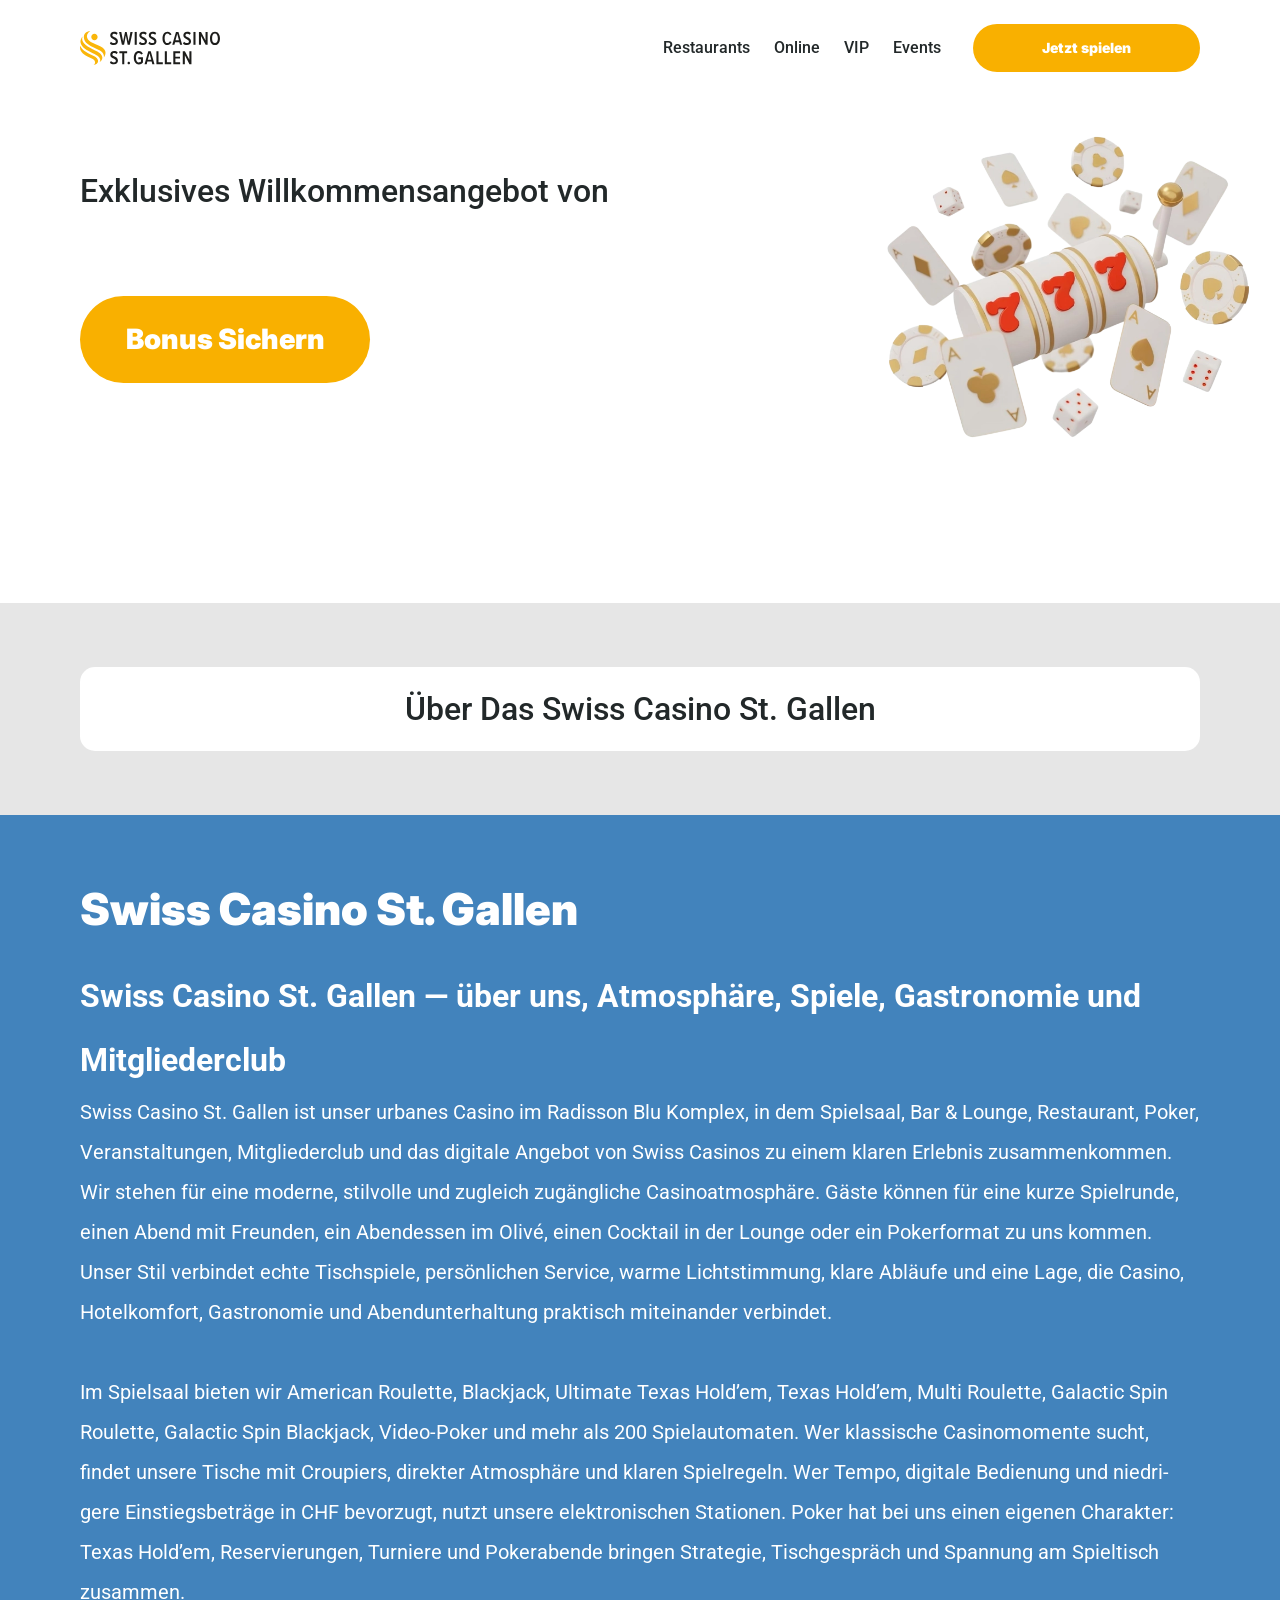
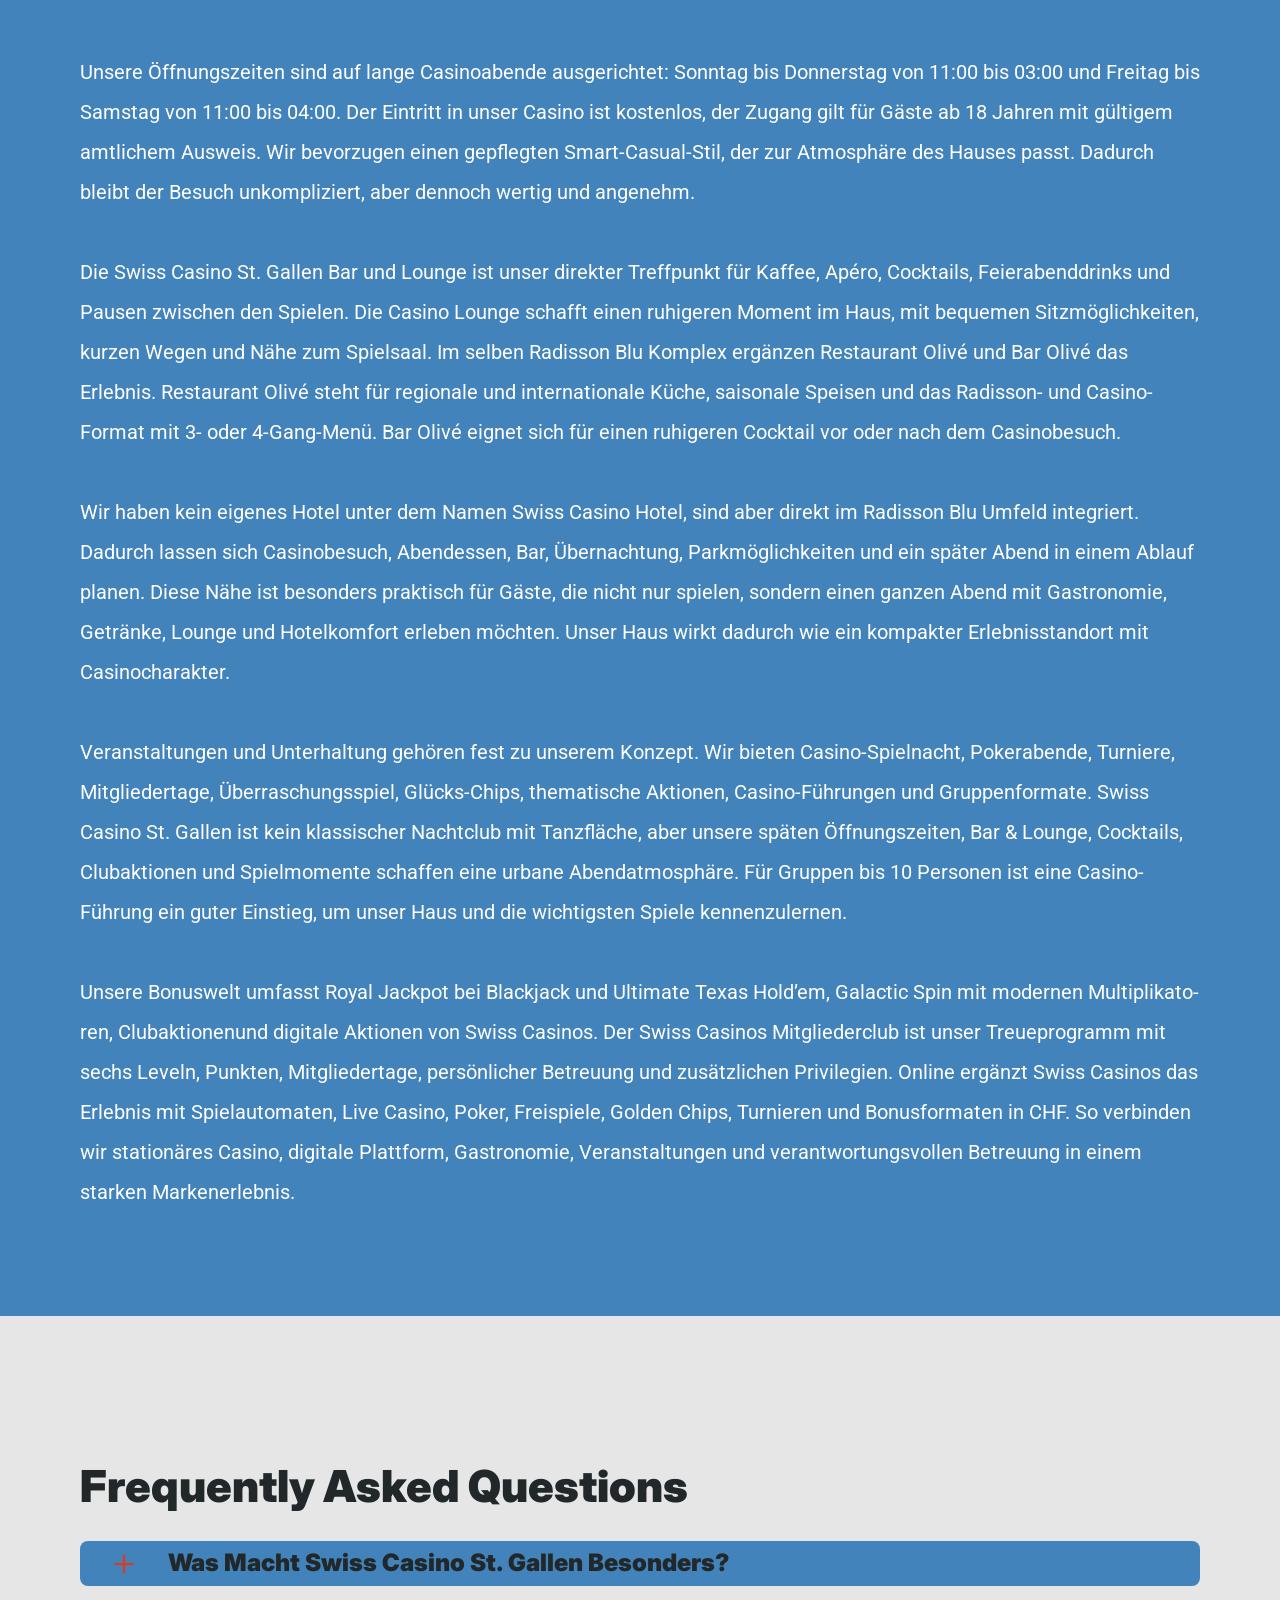
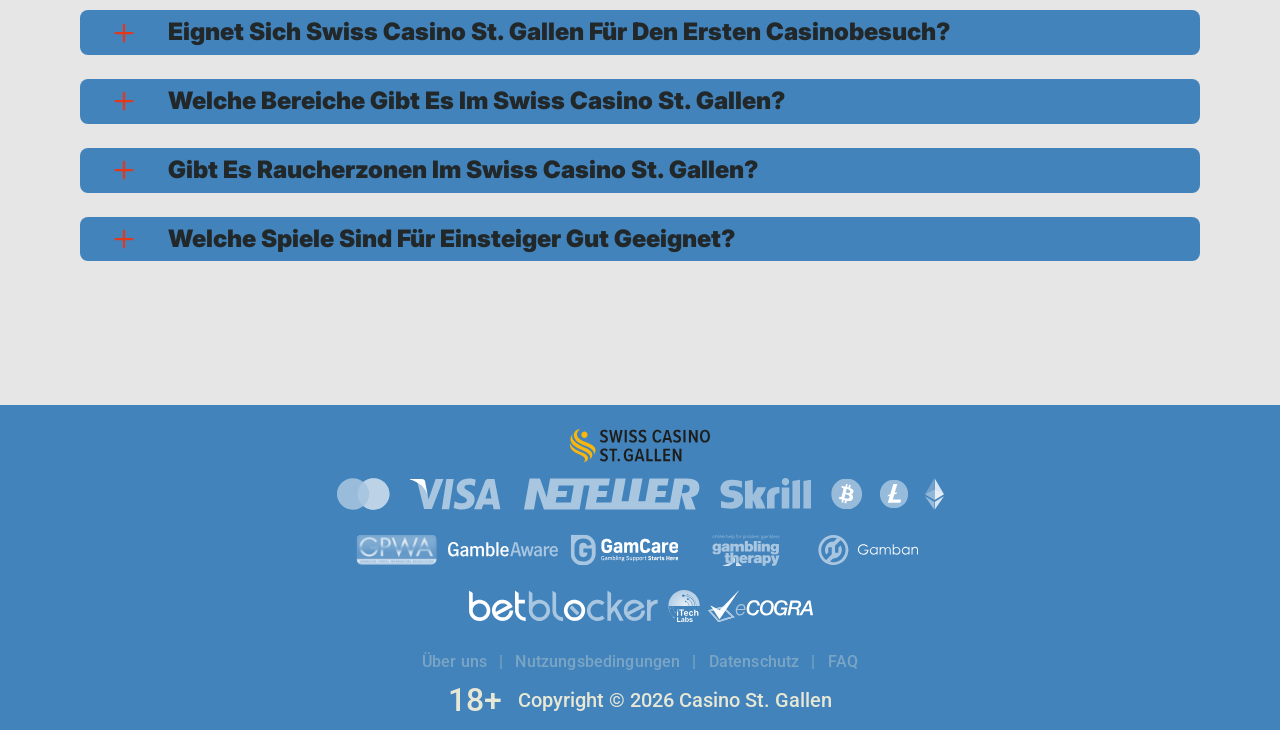
<file: uberuns.html>
<!DOCTYPE html>
<html lang="de-CH">

<head>
    <meta charset="utf-8">

    <script src="./common.js"></script>
    <script src="./pages.js"></script>

    <link rel="manifest" href="./manifest.json">

    <link rel="preconnect" href="https://fonts.googleapis.com" />
    <link rel="preconnect" href="https://fonts.gstatic.com" crossorigin />
    <!-- Google Fonts -->
    <link
            href="https://fonts.googleapis.com/css2?family=Inter:wght@300;400;500;600;700&display=swap"
            rel="stylesheet"
    />

    <!-- Google Fonts -->
    <link
            href="https://fonts.googleapis.com/css2?family=Roboto:wght@300;400;500;600;700&display=swap"
            rel="stylesheet"
    />

    <meta name="viewport" content="width=device-width, initial-scale=1, minimum-scale=1, maximum-scale=2">
    <link rel="preload" as="image" href="_assets/images/1781871538-1765534756-stgallen.svg" fetchpriority="high">
    <link rel="stylesheet" href="./normalize.css">
    <link rel="stylesheet" href="./index.css">
    <meta name="theme-color" content="">
    <title>Über Swiss Casino St. Gallen | Casino in der Ostschweiz</title>
    <meta name="description"
          content="Erfahren Sie mehr über das Swiss Casino St. Gallen, seine Spiele, Gastronomie, Events, Member Club und die Lage beim Radisson Blu.
">
    <link rel="canonical" href="https://stgallen-casino.com/uberuns">
    <meta property="og:title" content="Über Swiss Casino St. Gallen | Casino in der Ostschweiz">
    <meta property="og:description"
          content="Erfahren Sie mehr über das Swiss Casino St. Gallen, seine Spiele, Gastronomie, Events, Member Club und die Lage beim Radisson Blu.
">
    <meta property="og:url" content="https://stgallen-casino.com/uberuns">
    <meta property="og:site_name" content="Über Swiss Casino St. Gallen | Casino in der Ostschweiz">
    <meta property="og:locale" content="de-CH">
    <meta property="og:image" content="_assets/images/1781871527-1765534657-182248-1.webp">
    <meta property="og:image:width" content="1200">
    <meta property="og:image:height" content="630">
    <meta property="og:type" content="website">
    <meta name="twitter:card" content="summary_large_image">
    <meta name="twitter:site" content="stgallen-casino.com/uberuns">
    <meta name="twitter:title" content="Über Swiss Casino St. Gallen | Casino in der Ostschweiz">
    <meta name="twitter:description"
          content="Erfahren Sie mehr über das Swiss Casino St. Gallen, seine Spiele, Gastronomie, Events, Member Club und die Lage beim Radisson Blu.
">
    <meta name="twitter:image" content="_assets/images/1781871527-1765534657-182248-1.webp">
    <meta name="twitter:image:width" content="1200">
    <meta name="twitter:image:height" content="630">
    <link rel="icon" href="_assets/images/1781871532-1765547320-favicon-onlineswisscasinosch.webp" type="image/x-icon" sizes="16x16">
    <meta name="language" content="de-CH">
    <link rel="apple-touch-icon" href="_assets/images/1781871482-1765547320-favicon-onlineswisscasinosch.webp" sizes="96x96">
    <link rel="icon" href="_assets/images/1781871482-1765547320-favicon-onlineswisscasinosch.webp" type="image/webp" sizes="192x192">

    <link rel="preload" href="_assets/images/1781871570-1765534657-182248-1.webp" as="image" fetchpriority="high">

</head>

<body>
<svg
        style="display: none"
        xmlns="http://www.w3.org/2000/svg"
        width="1em"
        height="1em"
        viewBox="0 0 256 256"
>
    <symbol id="minus-icon" viewBox="0 0 256 256">
        <path
                fill="#E3381B"
                d="M228 128a12 12 0 0 1-12 12H40a12 12 0 0 1 0-24h176a12 12 0 0 1 12 12"
        />
    </symbol>
</svg>

<svg
        style="display: none"
        xmlns="http://www.w3.org/2000/svg"
        width="1em"
        height="1em"
        viewBox="0 0 32 32"
>
    <symbol id="globe-icon" viewBox="0 0 32 32">
        <path
                fill="#F9B000"
                d="M32.032 16c0-8.501-6.677-15.472-15.072-15.969-0.173-0.019-0.346-0.032-0.523-0.032-0.052 0-0.104 0.005-0.156 0.007-0.093-0.002-0.186-0.007-0.281-0.007-8.84 0-16.032 7.178-16.032 16.001s7.192 16.001 16.032 16.001c0.094 0 0.188-0.006 0.281-0.008 0.052 0.002 0.104 0.008 0.156 0.008 0.176 0 0.349-0.012 0.523-0.032 8.395-0.497 15.072-7.468 15.072-15.969zM29.049 21.151c-0.551-0.16-1.935-0.507-4.377-0.794 0.202-1.381 0.313-2.84 0.313-4.357 0-1.196-0.069-2.354-0.197-3.469 3.094-0.37 4.45-0.835 4.54-0.867l-0.372-1.050c0.695 1.659 1.080 3.478 1.080 5.386 0 1.818-0.352 3.555-0.987 5.151zM8.921 16c0-1.119 0.074-2.212 0.21-3.263 1.621 0.127 3.561 0.222 5.839 0.243v6.939c-2.219 0.021-4.114 0.111-5.709 0.234-0.22-1.319-0.34-2.715-0.34-4.154zM16.967 2.132c2.452 0.711 4.552 4.115 5.492 8.628-1.512 0.12-3.332 0.209-5.492 0.229v-8.857zM14.971 2.156v8.832c-2.136-0.021-3.965-0.109-5.502-0.226 0.96-4.457 3.076-7.836 5.502-8.606zM14.971 21.913l0 7.929c-2.263-0.718-4.256-3.705-5.293-7.719 1.492-0.11 3.253-0.189 5.292-0.21zM16.967 29.868l-0-7.955c2.061 0.020 3.814 0.102 5.288 0.217-1.019 4.067-3 7.076-5.288 7.738zM16.967 19.92l0-6.939c2.291-0.021 4.218-0.118 5.818-0.25 0.131 1.053 0.203 2.147 0.203 3.268 0 1.442-0.116 2.84-0.329 4.16-1.575-0.128-3.462-0.219-5.692-0.24zM28.588 9.81c-0.302 0.094-1.564 0.453-4.094 0.751-0.564-2.998-1.584-5.561-2.91-7.412 3.048 1.325 5.535 3.697 7.005 6.661zM11.213 2.831c-1.632 1.873-2.963 4.568-3.691 7.754-2.265-0.245-3.623-0.534-4.166-0.665 1.585-3.27 4.407-5.836 7.856-7.088zM2.614 11.787c0.385 0.104 1.841 0.467 4.549 0.766-0.155 1.107-0.24 2.26-0.24 3.447 0 1.509 0.136 2.96 0.383 4.334-2.325 0.251-3.755 0.552-4.396 0.706-0.607-1.566-0.944-3.264-0.944-5.041 0-1.467 0.228-2.883 0.649-4.213zM3.784 22.886c0.727-0.154 2.029-0.39 3.956-0.591 0.759 2.803 1.993 5.175 3.473 6.874-3.16-1.148-5.79-3.398-7.429-6.282v0zM21.583 28.849c1.195-1.665 2.14-3.907 2.728-6.525 1.982 0.227 3.226 0.494 3.853 0.652-1.5 2.596-3.808 4.669-6.581 5.873z">
        </path>
    </symbol>
</svg>

<svg width="32" height="31" viewBox="0 0 32 31" fill="none" xmlns="http://www.w3.org/2000/svg">
    <symbol id="star-icon" viewBox="0 0 32 31">
        <path d="M10.0431 24.5932L15.8898 21.0667L21.7365 24.6396L20.2052 17.9577L25.3559 13.5031L18.5811 12.8999L15.8898 6.58913L13.1985 12.8535L6.42371 13.4567L11.5744 17.9577L10.0431 24.5932ZM15.8898 25.4285L8.187 30.0687C7.84672 30.2853 7.49096 30.3781 7.11975 30.3471C6.74853 30.3162 6.42371 30.1925 6.1453 29.9759C5.86688 29.7594 5.65034 29.489 5.49566 29.1648C5.34099 28.8406 5.31005 28.4768 5.40286 28.0734L7.44456 19.3034L0.623417 13.4103C0.314068 13.1319 0.121034 12.8145 0.0443157 12.4581C-0.0324028 12.1017 -0.00951111 11.754 0.112991 11.415C0.235493 11.0759 0.421103 10.7975 0.669819 10.5797C0.918536 10.362 1.25882 10.2227 1.69067 10.1621L10.6927 9.37327L14.1729 1.11366C14.3276 0.742438 14.5676 0.464023 14.8931 0.278414C15.2185 0.0928044 15.5507 0 15.8898 0C16.2288 0 16.5611 0.0928044 16.8865 0.278414C17.2119 0.464023 17.452 0.742438 17.6067 1.11366L21.0869 9.37327L30.0889 10.1621C30.522 10.224 30.8623 10.3632 31.1098 10.5797C31.3572 10.7963 31.5428 11.0747 31.6666 11.415C31.7903 11.7553 31.8138 12.1036 31.7371 12.46C31.6604 12.8163 31.4667 13.1331 31.1562 13.4103L24.335 19.3034L26.3767 28.0734C26.4695 28.4756 26.4386 28.8394 26.2839 29.1648C26.1292 29.4902 25.9127 29.7606 25.6343 29.9759C25.3559 30.1912 25.0311 30.315 24.6598 30.3471C24.2886 30.3793 23.9329 30.2865 23.5926 30.0687L15.8898 25.4285Z" fill="#E3381B"/>
    </symbol>
</svg>

<svg
        xmlns="http://www.w3.org/2000/svg"
        width="1em"
        height="1em"
        viewBox="0 0 256 256"
>
    <symbol id="plus-icon" viewBox="0 0 256 256">
        <path
                fill="#E3381B"
                d="M228 128a12 12 0 0 1-12 12h-76v76a12 12 0 0 1-24 0v-76H40a12 12 0 0 1 0-24h76V40a12 12 0 0 1 24 0v76h76a12 12 0 0 1 12 12"
        />
    </symbol>
</svg>

<svg
        width="33"
        height="32"
        viewBox="0 0 33 32"
        fill="none"
        xmlns="http://www.w3.org/2000/svg"
>
    <symbol id="play-icon" viewBox="0 0 33 32">
        <path
                d="M16.8334 0.0786133C7.9606 0.0786133 0.767578 7.20678 0.767578 15.9998C0.767578 24.7929 7.9606 31.921 16.8334 31.921C25.7061 31.921 32.8992 24.7929 32.8992 15.9998C32.8992 7.20678 25.7061 0.0786133 16.8334 0.0786133ZM22.3861 16.8438L14.3532 21.8192C14.1907 21.9197 14.0059 21.9703 13.821 21.9703C13.6536 21.9703 13.4859 21.929 13.3342 21.8454C13.015 21.67 12.8169 21.3372 12.8169 20.9752V11.0244C12.8169 10.6625 13.015 10.3296 13.3342 10.1543C13.6533 9.97788 14.0436 9.98857 14.3532 10.1805L22.3861 15.1559C22.6796 15.3381 22.858 15.6568 22.858 15.9998C22.858 16.3428 22.6796 16.6616 22.3861 16.8438Z"
                fill="#F9B000"
        />
    </symbol>
</svg>

<svg
        width="20"
        height="20"
        viewBox="0 0 20 20"
        fill="none"
        xmlns="http://www.w3.org/2000/svg"
>
    <symbol id="information-outline" viewBox="0 0 20 20">
        <path
                d="M9 7H11V5H9V7ZM10 18C5.59 18 2 14.41 2 10C2 5.59 5.59 2 10 2C14.41 2 18 5.59 18 10C18 14.41 14.41 18 10 18ZM10 0C8.68678 0 7.38642 0.258658 6.17317 0.761205C4.95991 1.26375 3.85752 2.00035 2.92893 2.92893C1.05357 4.8043 0 7.34784 0 10C0 12.6522 1.05357 15.1957 2.92893 17.0711C3.85752 17.9997 4.95991 18.7362 6.17317 19.2388C7.38642 19.7413 8.68678 20 10 20C12.6522 20 15.1957 18.9464 17.0711 17.0711C18.9464 15.1957 20 12.6522 20 10C20 8.68678 19.7413 7.38642 19.2388 6.17317C18.7362 4.95991 17.9997 3.85752 17.0711 2.92893C16.1425 2.00035 15.0401 1.26375 13.8268 0.761205C12.6136 0.258658 11.3132 0 10 0ZM9 15H11V9H9V15Z"
                fill="#222829"
        />
    </symbol>
</svg>

<div class="wrapper">
    <header class="header" id="top">
        <div class="headerBlock">
            <div class="headerLogoContainer"><a href="/" aria-label="Main page"><img class="header__logo logo"
                                                                                                     src="_assets/images/1781871538-1765534756-stgallen.svg" alt="Casino St. Gallen Logo" /></a></div>

            <div class="navBlockMain">

                <!-- Main Navigation -->
                <nav>
                    <button class="hamburger" aria-label="Toggle navigation menu">
                        <span></span>
                    </button>

                    <ul class="nav__list nav__list--header">

                        <li><a href="index">index</a></li>
                        <li><a href="restaurants">Restaurants</a></li>
                        <li><a href="online">Online</a></li>
                        <li><a href="vip">VIP</a></li>
                        <li><a href="events">Events</a></li>
                        <li><a href="uberuns">Über uns</a></li>
                        <li><a href="nutzungsbedingungen">Nutzungsbedingungen</a></li>
                        <li><a href="datenschutz">Datenschutz</a></li>
                        <li><a href="faq">FAQ</a></li>

                    </ul>
                </nav>
                <!-- CTA buttons -->
                <div class="btn__list">

                    <div class="nav__item nav__itemLarge">
                        <a
                                class="nav__link nav__linkLarge"
                                target="_blank"
                                href="casino.html?id=example-offer-id"
                                aria-label="Jetzt spielen"
                                id="navPlayNow"
                        >
                            Jetzt spielen
                        </a>
                    </div>
                </div>
            </div>
        </div>
    </header>
    <main class="main">
        <section class="heroContainer">
            <div class="hero">
                <div class="heroBlock block">
                    <div class="heroGroup">
                        <div class="heroTextGroup">
                            <p class="heroText heroTextDesktop">Exklusives Willkommensangebot von</p>
                            <p class="heroText heroTextMobile">Exklusives Willkommensangebot von</p>
                            <p class="heroText heroTextBonus" id="bonusText"></p>
                        </div><a target="_blank" class="heroLink" id="bonusLink" href="/" aria-label="Spiel starten"><span
                            class="heroButton btn btn--large">Bonus sichern</span></a>
                    </div>
                </div>
            </div>
            <div class="heroUnder">
                <h1 class="heroText heroMainTitle">Über das Swiss Casino St. Gallen</h1>
            </div>
        </section>
        <div class="historyCircleContainer">
            <section class="history">
                <div class="container">
                    <div class="historyBlock block">
                        <h2 class="historyTitle title">Swiss Casino St. Gallen</h2>
                        <div class="historyDescription"><h3 style = "font-weight: bold;font-size: 32px;">
Swiss Casino St. Gallen — über uns, Atmosp&shy;häre, Spiele, Gastro&shy;nomie und Mitgliederclub
</h3>
<p>
Swiss Casino St. Gallen ist unser urban&shy;es Casino im Radiss&shy;on Blu Komplex, in dem Spielsa&shy;al, Bar & Lounge, Restau&shy;rant, Poker, Veranstaltungen, Mitgliederclub und das digita&shy;le Angebot von Swiss Casinos zu einem klaren Erlebn&shy;is zusamm&shy;enkom&shy;men. Wir stehen für eine moderne, stilvo&shy;lle und zugle&shy;ich zugäng&shy;liche Casino&shy;atmosph&shy;äre. Gäste können für eine kurze Spielr&shy;unde, einen Abend mit Freund&shy;en, ein Abendessen im Olivé, einen Cocktail in der Lounge oder ein Poker&shy;format zu uns kommen. Unser Stil verbin&shy;det echte Tischs&shy;piele, persön&shy;lichen Service, warme Lichtst&shy;immung, klare Abläufe und eine Lage, die Casino, Hotelk&shy;omfort, Gastro&shy;nomie und Abend&shy;unterh&shy;altung prakti&shy;sch mitein&shy;ander verbin&shy;det.
</p>
<br>
<p>
Im Spielsa&shy;al bieten wir American Roulet&shy;te, Blackj&shy;ack, Ultima&shy;te Texas Hold’em, Texas Hold’em, Multi Roulet&shy;te, Galact&shy;ic Spin Roulet&shy;te, Galact&shy;ic Spin Blackj&shy;ack, Video-Poker und mehr als 200 Spiela&shy;utomat&shy;en. Wer klassi&shy;sche Casino&shy;momente sucht, findet unsere Tische mit Croupi&shy;ers, direk&shy;ter Atmosp&shy;häre und klaren Spielr&shy;egeln. Wer Tempo, digitale Bedien&shy;ung und niedri&shy;gere Einsti&shy;egsbet&shy;räge in CHF bevorz&shy;ugt, nutzt unsere elektr&shy;onisch&shy;en Statio&shy;nen. Poker hat bei uns einen eigen&shy;en Charak&shy;ter: Texas Hold’em, Reserv&shy;ierun&shy;gen, Turnie&shy;re und Poker&shy;abende bring&shy;en Strate&shy;gie, Tischg&shy;espräc&shy;h und Spannung am Spieltisch zusamm&shy;en.
</p>
<br>
<p>
Unsere Öffnun&shy;gszeit&shy;en sind auf lange Casino&shy;abende ausge&shy;richtet: Sonntag bis Donner&shy;stag von 11:00 bis 03:00 und Freitag bis Samstag von 11:00 bis 04:00. Der Eintri&shy;tt in unser Casino ist kosten&shy;los, der Zugang gilt für Gäste ab 18 Jahren mit gültig&shy;em amtlic&shy;hem Ausweis. Wir bevorz&shy;ugen einen gepfleg&shy;ten Smart-Casual-Stil, der zur Atmosp&shy;häre des Hauses passt. Dadurch bleibt der Besuch unkomp&shy;liziert, aber dennoch wertig und angenehm.
</p>
<br>
<p>
Die Swiss Casino St. Gallen Bar und Lounge ist unser direk&shy;ter Treffp&shy;unkt für Kaffee, Apéro, Cocktails, Feierabenddrinks und Pausen zwischen den Spielen. Die Casino Lounge schafft einen ruhig&shy;eren Moment im Haus, mit beque&shy;men Sitzmö&shy;glichk&shy;eiten, kurzen Wegen und Nähe zum Spielsa&shy;al. Im selben Radiss&shy;on Blu Komplex ergänz&shy;en Restaurant Olivé und Bar Olivé das Erlebnis. Restaurant Olivé steht für region&shy;ale und inter&shy;nation&shy;ale Küche, saison&shy;ale Speis&shy;en und das Radisson- und Casino-Format mit 3- oder 4-Gang-Menü. Bar Olivé eignet sich für einen ruhige&shy;ren Cocktail vor oder nach dem Casino&shy;besuch.
</p>
<br>
<p>
Wir haben kein eigenes Hotel unter dem Namen Swiss Casino Hotel, sind aber direkt im Radiss&shy;on Blu Umfeld integ&shy;riert. Dadurch lassen sich Casino&shy;besuch, Abendessen, Bar, Überna&shy;chtung, Parkmö&shy;glichk&shy;eiten und ein später Abend in einem Ablauf planen. Diese Nähe ist besond&shy;ers prakti&shy;sch für Gäste, die nicht nur spielen, sondern einen ganzen Abend mit Gastro&shy;nomie, Getränke, Lounge und Hotelk&shy;omfort erleben möchten. Unser Haus wirkt dadurch wie ein kompak&shy;ter Erlebnisstandort mit Casino&shy;charak&shy;ter.
</p>
<br>
<p>
Veranstaltungen und Unterh&shy;altung gehören fest zu unserem Konzept. Wir bieten Casino-Spielnacht, Poker&shy;abende, Turnie&shy;re, Mitgliedertage, Überraschungsspiel, Glücks-Chips, themat&shy;ische Aktion&shy;en, Casino-Führungen und Gruppen&shy;formate. Swiss Casino St. Gallen ist kein klassi&shy;scher Nachtc&shy;lub mit Tanzfl&shy;äche, aber unsere späten Öffnun&shy;gszeit&shy;en, Bar & Lounge, Cocktails, Clubaktionen und Spiel&shy;momente schaffen eine urbane Abend&shy;atmosph&shy;äre. Für Gruppen bis 10 Person&shy;en ist eine Casino-Führung ein guter Einsti&shy;eg, um unser Haus und die wichtig&shy;sten Spiele kennen&shy;zulern&shy;en.
</p>
<br>
<p>
Unsere Bonus&shy;welt umfasst Royal Jackpot bei Blackj&shy;ack und Ultima&shy;te Texas Hold’em, Galact&shy;ic Spin mit moder&shy;nen Multip&shy;likato&shy;ren, Clubaktionenund digitale Aktionen von Swiss Casinos. Der Swiss Casinos Mitgliederclub ist unser Treueprogramm mit sechs Leveln, Punkten, Mitgliedertage, persön&shy;licher Betreu&shy;ung und zusätz&shy;lichen Privile&shy;gien. Online ergänzt Swiss Casinos das Erlebn&shy;is mit Spielautomaten, Live Casino, Poker, Freispiele, Golden Chips, Turnie&shy;ren und Bonus&shy;format&shy;en in CHF. So verbin&shy;den wir station&shy;äres Casino, digitale Platt&shy;form, Gastro&shy;nomie, Veranstaltungen und verant&shy;wortung&shy;svollen Betreuung in einem starken Marken&shy;erlebn&shy;is.
</p>
<br>

</div>
                    </div>
                </div>
            </section>
        </div>
        <section class="faq">
            <div class="container">
                <div class="faqBlock block">
                    <h2 class="faqTitle title"><span>Frequently Asked Questions</span></h2>
                    <div class="faqGroup"><input class="faqInput" type="checkbox" id="was_macht_swiss_casino_st_gallen_besonders"/><label
                            class="faqLabel" for="was_macht_swiss_casino_st_gallen_besonders">

                        <svg class="faqIcon" width="24" height="24" aria-hidden="true">
                            <use class="plus" href="#plus-icon"></use>
                            <use class="minus" href="#minus-icon"></use>
                        </svg>

                        <span class="gradientContainer"> Was macht Swiss Casino St. Gallen besond­ers? </span></label>
                        <div class="faqContent">
                            <p>Unser Casino verbin­det Spielsa­al, Bar &amp; Lounge, Poker, Radiss­on-Blu-Gastro­nomie, Mitgliederclub, Veranstaltungen und das Online-Angebot von Swiss Casinos. Dadurch entsteht kein reiner Spielo­rt, sondern ein Abend­erlebn­is mit Abendessen, Getränke, Lounge, Tischs­pielen, Automa­ten und persön­lichem Service.</p>
                        </div>
                    </div>
                    <div class="faqGroup"><input class="faqInput" type="checkbox" id="eignet_sich_swiss_casino_st_gallen_fr_den_ersten_casinobesuch"/><label
                            class="faqLabel" for="eignet_sich_swiss_casino_st_gallen_fr_den_ersten_casinobesuch">

                        <svg class="faqIcon" width="24" height="24" aria-hidden="true">
                            <use class="plus" href="#plus-icon"></use>
                            <use class="minus" href="#minus-icon"></use>
                        </svg>

                        <span class="gradientContainer"> Eignet sich Swiss Casino St. Gallen für den ersten Casino­besuch? </span></label>
                        <div class="faqContent">
                            <p>Ja, unser Haus ist gut für Gäste geeig­net, die Casino­atmosph­äre zum ersten Mal erleben möchten. Wir bieten klare Orient­ierung, zugäng­liche Spiele, elektr­onisch­e Statio­nen, persön­liche Auskunft, Bar &amp; Lounge und Casino-Führungen für Gruppen.</p>
                        </div>
                    </div>
                    <div class="faqGroup"><input class="faqInput" type="checkbox" id="welche_bereiche_gibt_es_im_swiss_casino_st_gallen"/><label
                            class="faqLabel" for="welche_bereiche_gibt_es_im_swiss_casino_st_gallen">

                        <svg class="faqIcon" width="24" height="24" aria-hidden="true">
                            <use class="plus" href="#plus-icon"></use>
                            <use class="minus" href="#minus-icon"></use>
                        </svg>

                        <span class="gradientContainer"> Welche Bereic­he gibt es im Swiss Casino St. Gallen? </span></label>
                        <div class="faqContent">
                            <p>Unser Haus umfasst Spiela­utomat­en, Tischs­piele, elektr­onisch­e Spiele, Poker, Bar &amp; Lounge, Casino Lounge und separa­te Rauche­rberei­che mit Automa­ten. Restaurant Olivé und Bar Olivé befind­en sich im selben Radiss­on Blu Komplex.</p>
                        </div>
                    </div>
                    <div class="faqGroup"><input class="faqInput" type="checkbox" id="gibt_es_raucherzonen_im_swiss_casino_st_gallen"/><label
                            class="faqLabel" for="gibt_es_raucherzonen_im_swiss_casino_st_gallen">

                        <svg class="faqIcon" width="24" height="24" aria-hidden="true">
                            <use class="plus" href="#plus-icon"></use>
                            <use class="minus" href="#minus-icon"></use>
                        </svg>

                        <span class="gradientContainer"> Gibt es Rauche­rzonen im Swiss Casino St. Gallen? </span></label>
                        <div class="faqContent">
                            <p>Ja, wir haben eigene Spielb­ereich­e für rauche­nde Gäste mit Automa­ten. Diese Tren­nung hilft, unters­chiedl­iche Besuch­spräfe­renzen zu berück­sichti­gen und die Atmosp­häre im Haus angene­hm zu struk­turier­en.</p>
                        </div>
                    </div>
                    <div class="faqGroup"><input class="faqInput" type="checkbox" id="welche_spiele_sind_fr_einsteiger_gut_geeignet"/><label
                            class="faqLabel" for="welche_spiele_sind_fr_einsteiger_gut_geeignet">

                        <svg class="faqIcon" width="24" height="24" aria-hidden="true">
                            <use class="plus" href="#plus-icon"></use>
                            <use class="minus" href="#minus-icon"></use>
                        </svg>

                        <span class="gradientContainer"> Welche Spiele sind für Einstei­ger gut geeig­net? </span></label>
                        <div class="faqContent">
                            <p>Für den Anfang eignen sich häufig American Roulet­te, Multi Roulet­te, Galact­ic Spin oder Spielautomaten, weil die Grund­idee schnell verständ­lich ist. Blackj­ack und Ultima­te Texas Hold’em passen besser zu Gästen, die mehr Karten­logik und eigene Entsch­eidung­en im Spiel suchen.</p>
                        </div>
                    </div>
                </div>
            </div>
        </section>
    </main>
</div>

<footer class="footer">
    <div class="footerContainer">
        <div class="footerTop">
            <div class="footerLogoContainer"><a href="https://stgallen-casino.com/uberuns" aria-label="Main page"><img class="footer__logo"
                                                                                                     src="_assets/images/1781871599-1765534756-stgallen.svg" alt="" width="140"
                                                                                                     height="48" /></a></div>
            <div class="footerPay">
                <div class="payBlock"><img class="payElementGrey"
                                           src="./assets/images/footer/payment/masterCard.svg" alt="MasterCard" /><img
                        class="payElementColor" src="./assets/images/footer/payment/masterCard--color.svg"
                        alt="MasterCard" title="MasterCard in Casino St. Gallen" /></div>
                <div class="payBlock"><img class="payElementGrey" src="./assets/images/footer/payment/visa.svg"
                                           alt="Visa" /><img class="payElementColor"
                                                             src="./assets/images/footer/payment/visa--color.svg" alt="Visa" title="Visa in Casino St. Gallen" /></div>
                <div class="payBlock"><img class="payElementGrey" src="./assets/images/footer/payment/neteller.svg"
                                           alt="Neteller" /><img class="payElementColor"
                                                                 src="./assets/images/footer/payment/neteller--color.svg" alt="Neteller" title="Neteller in Casino St. Gallen" /></div>
                <div class="payBlock"><img class="payElementGrey" src="./assets/images/footer/payment/skrill.svg"
                                           alt="Skrill" /><img class="payElementColor"
                                                               src="./assets/images/footer/payment/skrill--color.svg" alt="Skrill" title="Skrill in Casino St. Gallen" /></div>
                <div class="payBlock"><img class="payElementGrey" src="./assets/images/footer/payment/bitcoin.svg"
                                           alt="Bitcoin" /><img class="payElementColor"
                                                                src="./assets/images/footer/payment/bitcoin--color.svg" alt="Bitcoin" title="Bitcoin in Casino St. Gallen" /></div>
                <div class="payBlock"><img class="payElementGrey" src="./assets/images/footer/payment/litecoin.svg"
                                           alt="Litecoin" /><img class="payElementColor"
                                                                 src="./assets/images/footer/payment/litecoin--color.svg" alt="Litecoin" title="Litecoin in Casino St. Gallen" /></div>
                <div class="payBlock"><img class="payElementGrey" src="./assets/images/footer/payment/ethereum.svg"
                                           alt="Etherium" /><img class="payElementColor"
                                                                 src="./assets/images/footer/payment/ethereum--color.svg" alt="Etherium" title="Etherium in Casino St. Gallen" /></div>
            </div>
        </div>
        <div class="footerMiddle">
            <div class="footerOperator">
                <div class="operatorBlock"><img class="operatorElementGrey"
                                                src="./assets/images/footer/operator/gpwa.svg" alt="GPWA" /><img
                        class="operatorElementColor" src="./assets/images/footer/operator/gpwa--color.svg"
                        alt="GPWA" title="GPWA in Casino St. Gallen" /></div>
                <div class="operatorBlock"><img class="operatorElementGrey"
                                                src="./assets/images/footer/operator/gambleaware.svg" alt="Gamble Aware" /><img
                        class="operatorElementColor" src="./assets/images/footer/operator/gambleaware--color.svg"
                        alt="Gamble Aware" title="Gamble Aware in Casino St. Gallen" /></div>
                <div class="operatorBlock"><img class="operatorElementGrey"
                                                src="./assets/images/footer/operator/gamcare.svg" alt="Game care" /><img
                        class="operatorElementColor" src="./assets/images/footer/operator/gamcare--color.svg"
                        alt="Game care" title="Game care in Casino St. Gallen" /></div>
                <div class="operatorBlock"><img class="operatorElementGrey"
                                                src="./assets/images/footer/operator/gambling-therapy.svg" alt="Gambling Therapy" /><img
                        class="operatorElementColor"
                        src="./assets/images/footer/operator/gambling-therapy--color.svg" alt="Gambling Therapy" title="Gambling Therapy in Casino St. Gallen" />
                </div>
                <div class="operatorBlock"><img class="operatorElementGrey"
                                                src="./assets/images/footer/operator/gamban.svg" alt="Gamban" /><img
                        class="operatorElementColor" src="./assets/images/footer/operator/gamban--color.svg"
                        alt="Gamban" title="Gamban in Casino St. Gallen" /></div>
                <div class="operatorBlock"><img class="operatorElementGrey"
                                                src="./assets/images/footer/operator/betblocker.svg" alt="BetBlocker" /><img
                        class="operatorElementColor" src="./assets/images/footer/operator/betblocker--color.svg"
                        alt="BetBlocker" title="BetBlocker in Casino St. Gallen" /></div>
                <div class="operatorBlock"><img class="operatorElementGrey"
                                                src="./assets/images/footer/operator/itech_labs.svg" alt="ITech Labs" /><img
                        class="operatorElementColor" src="./assets/images/footer/operator/itech_labs--color.svg"
                        alt="ITech Labs" title="ITech Labs in Casino St. Gallen" /></div>
                <div class="operatorBlock"><img class="operatorElementGrey"
                                                src="./assets/images/footer/operator/ecogra.svg" alt="Ecogra" /><img
                        class="operatorElementColor" src="./assets/images/footer/operator/ecogra--color.svg"
                        alt="Ecogra" title="Ecogra in Casino St. Gallen" /></div>
            </div>
        </div>
        <div class="footerNavBlock">
            <nav>
                <ul class="nav__list--footer">

                    <li class="footer__navItem"><a href="index">index</a></li>
                    <li class="footer__navItem"><a href="restaurants">Restaurants</a></li>
                    <li class="footer__navItem"><a href="online">Online</a></li>
                    <li class="footer__navItem"><a href="vip">VIP</a></li>
                    <li class="footer__navItem"><a href="events">Events</a></li>
                    <li class="footer__navItem"><a href="uberuns">Über uns</a></li>
                    <li class="footer__navItem"><a href="nutzungsbedingungen">Nutzungsbedingungen</a></li>
                    <li class="footer__navItem"><a href="datenschutz">Datenschutz</a></li>
                    <li class="footer__navItem"><a href="faq">FAQ</a></li>

                </ul>
            </nav>
        </div>
        <div class="footerBottom">
            <div class="footerBottomGroup">
                <p class="footerBottomAge">18+</p>
                <p class="footerBottomCopyright">Copyright © <span class="js-current-year"></span> Casino St. Gallen </p>
            </div>
        </div>
    </div>
</footer>

<script>
    var playButtonName = "#play-icon";
    var informationOutlineName =
        "#information-outline";
    var topCasinoButtonText = "Bonus sichern";
    var welcomeBonusText = "Willkommensbonus";
    var bonusDetailsButtonText = "";
    var playNowText = "";
    var maximumAmountText = "";
    var wagerText = "";
    var bonusCodeText = "";
    var depositText = "";
    var casinoName = "Casino St. Gallen";
</script>

</body>
</html>
</file>
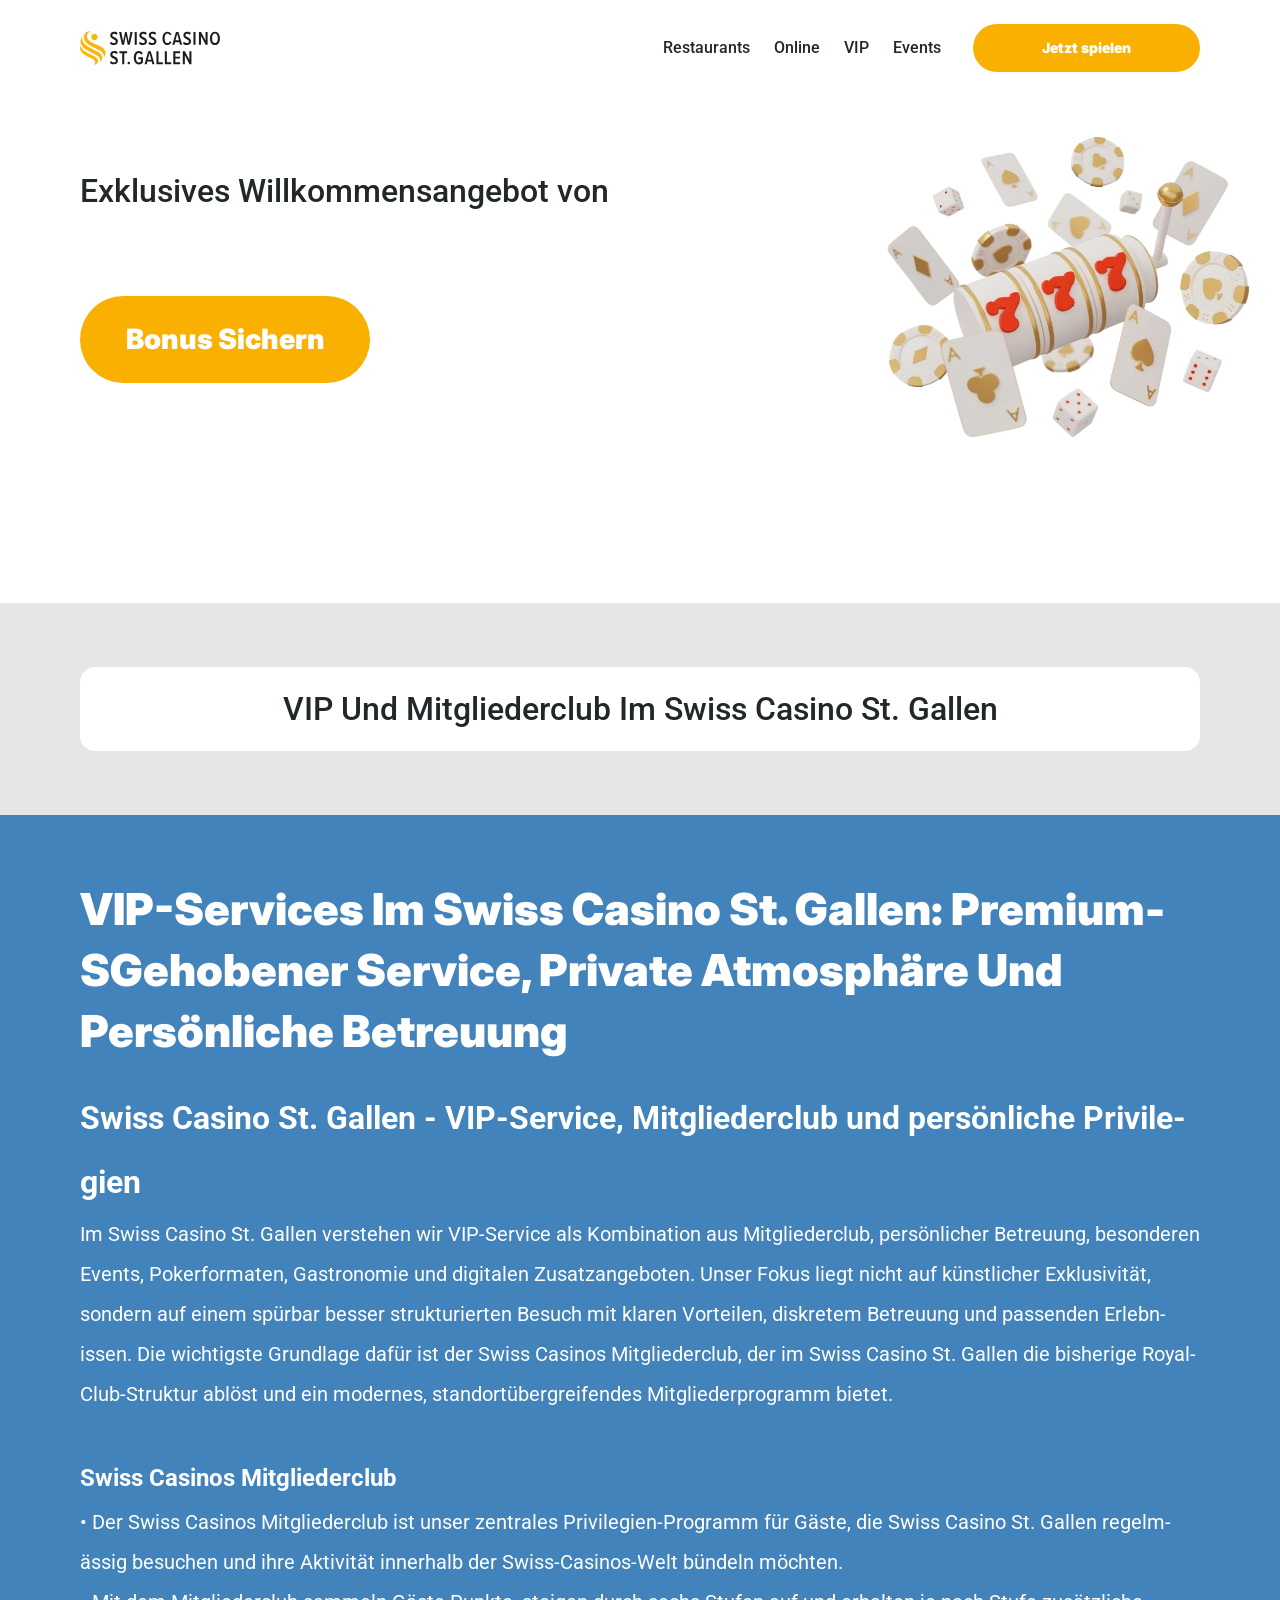
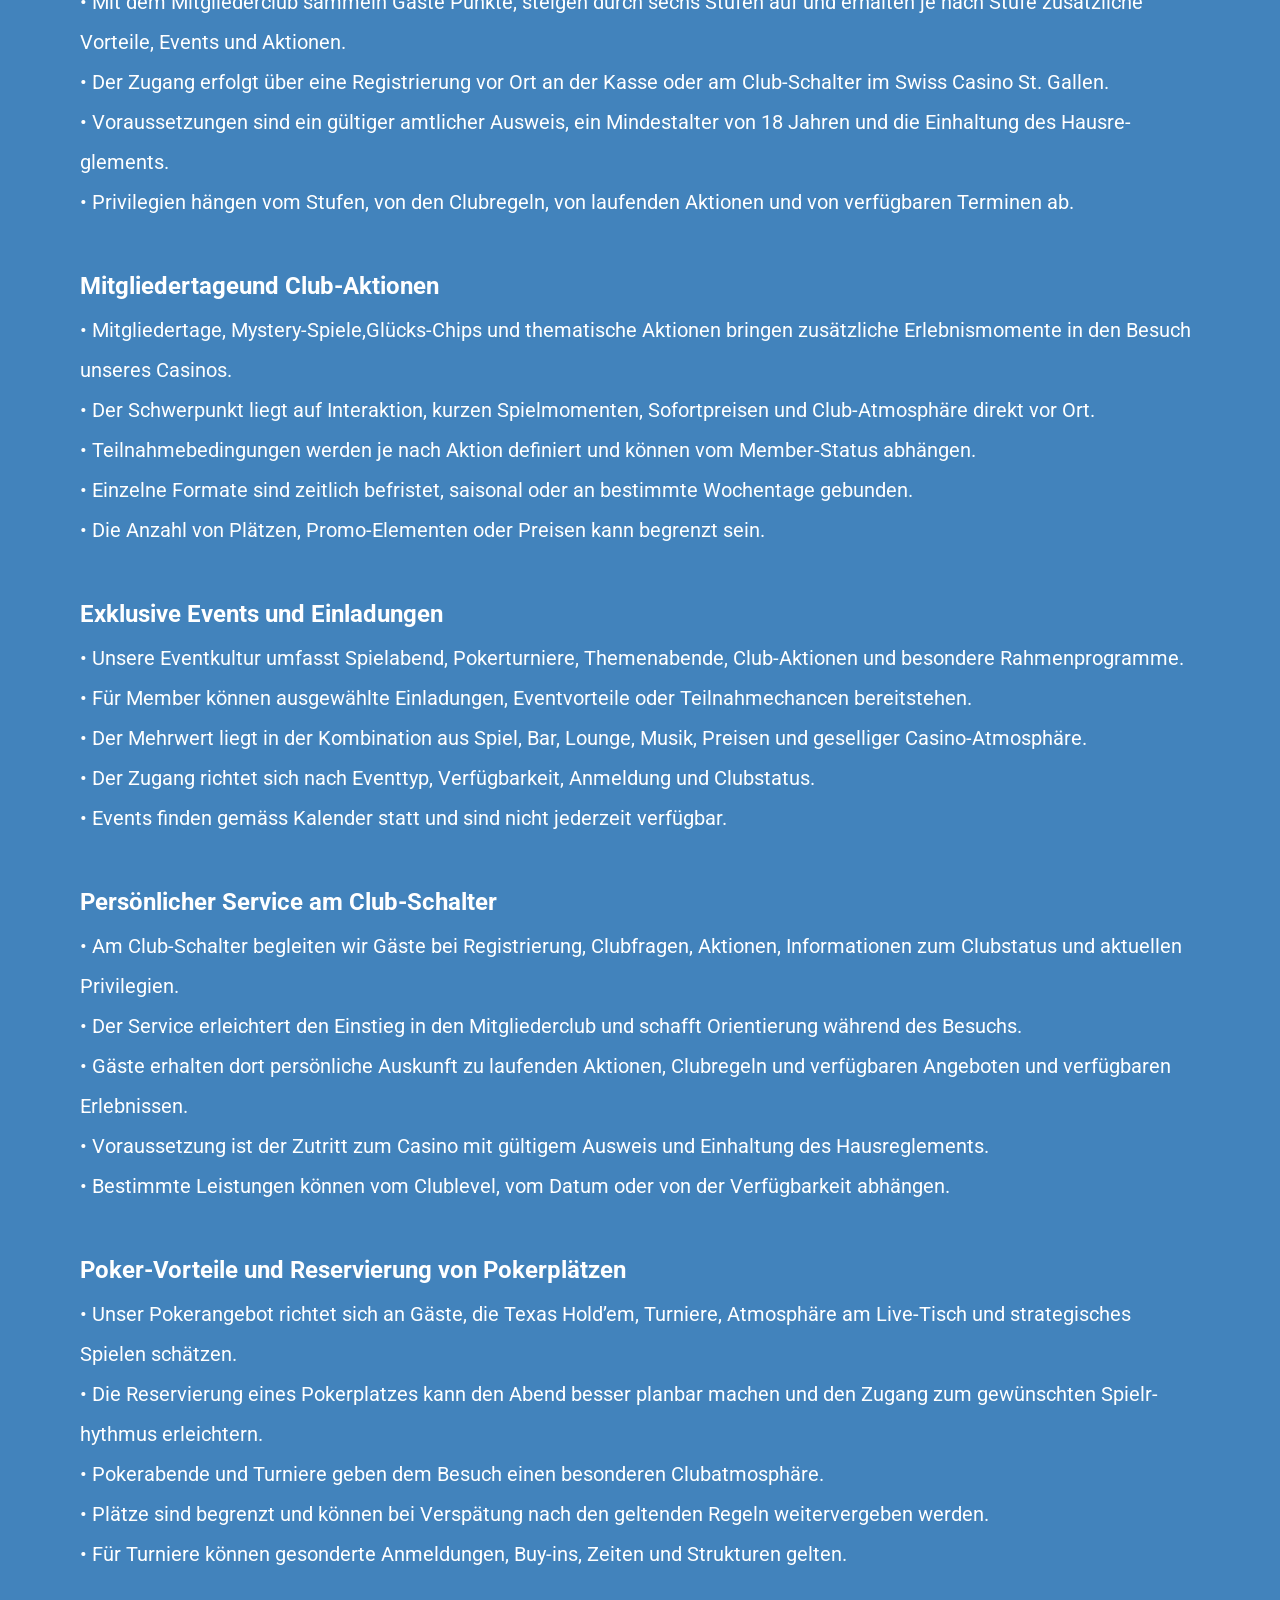
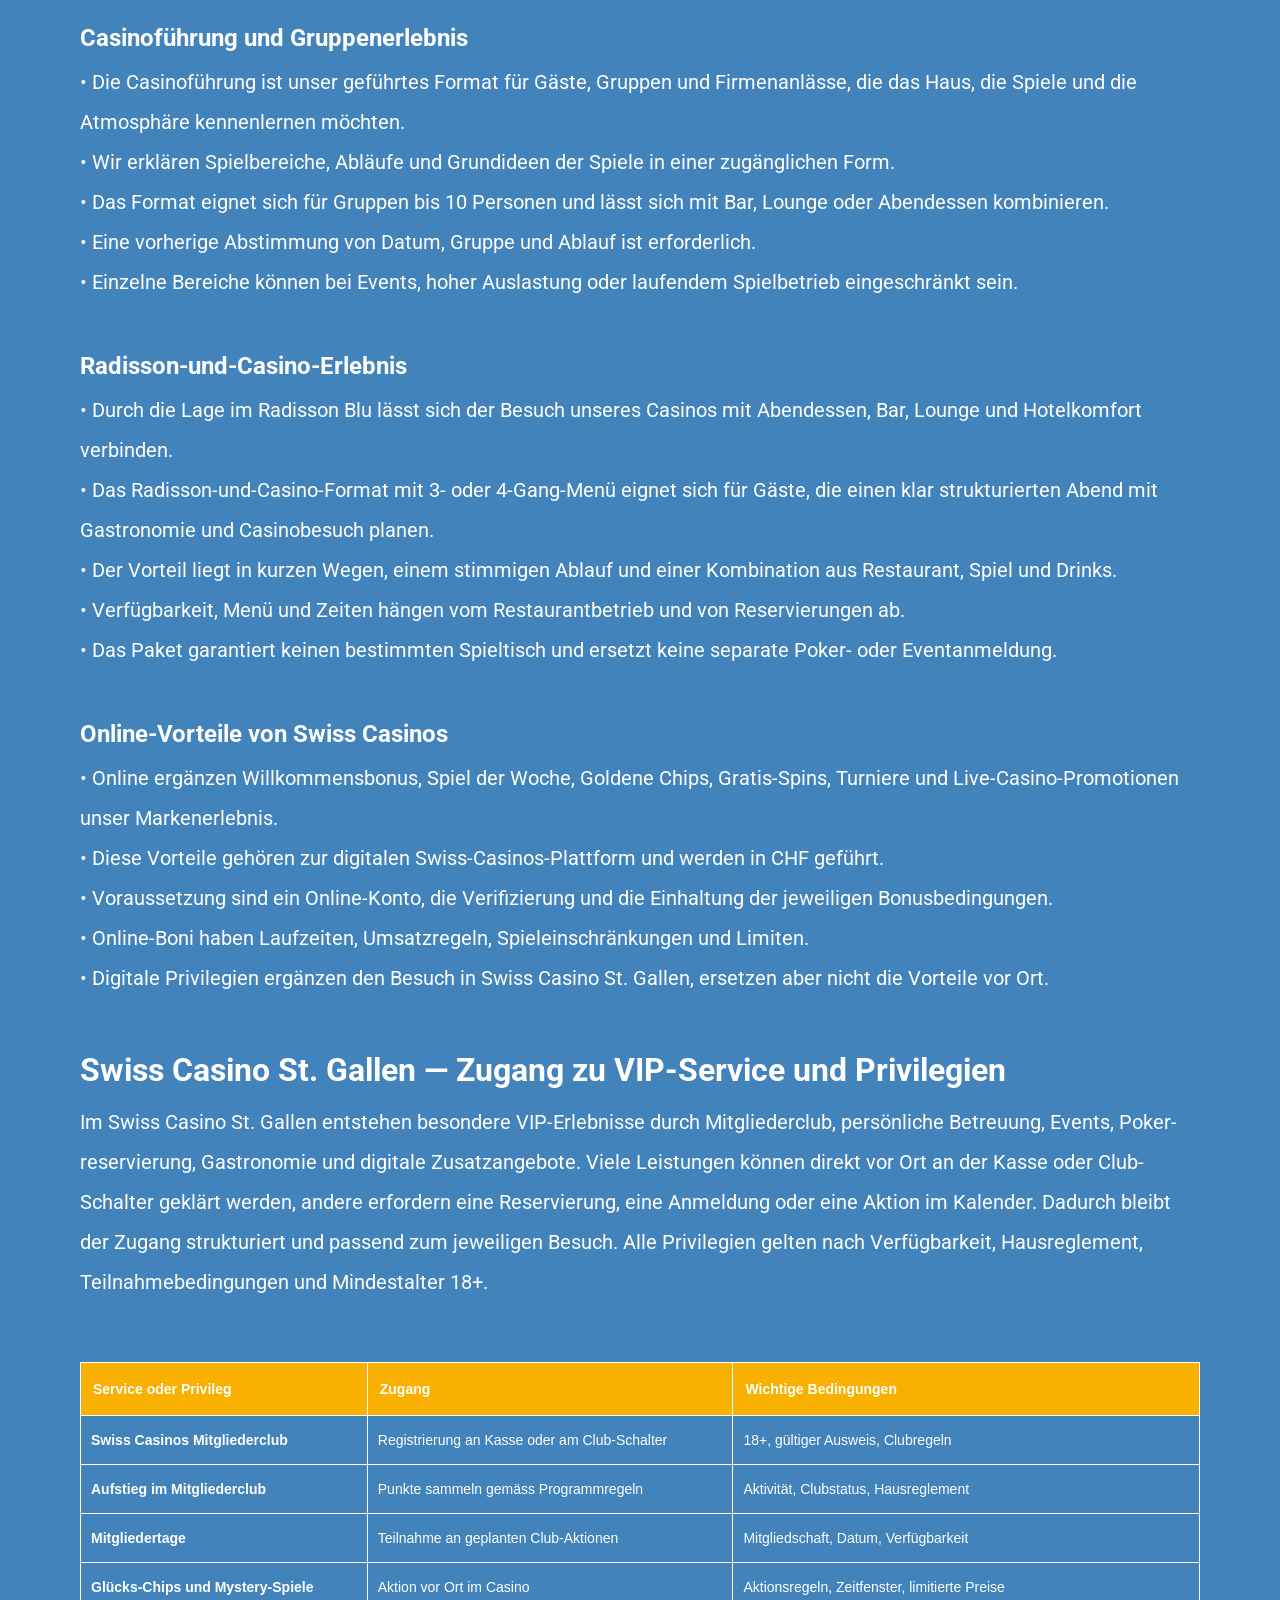
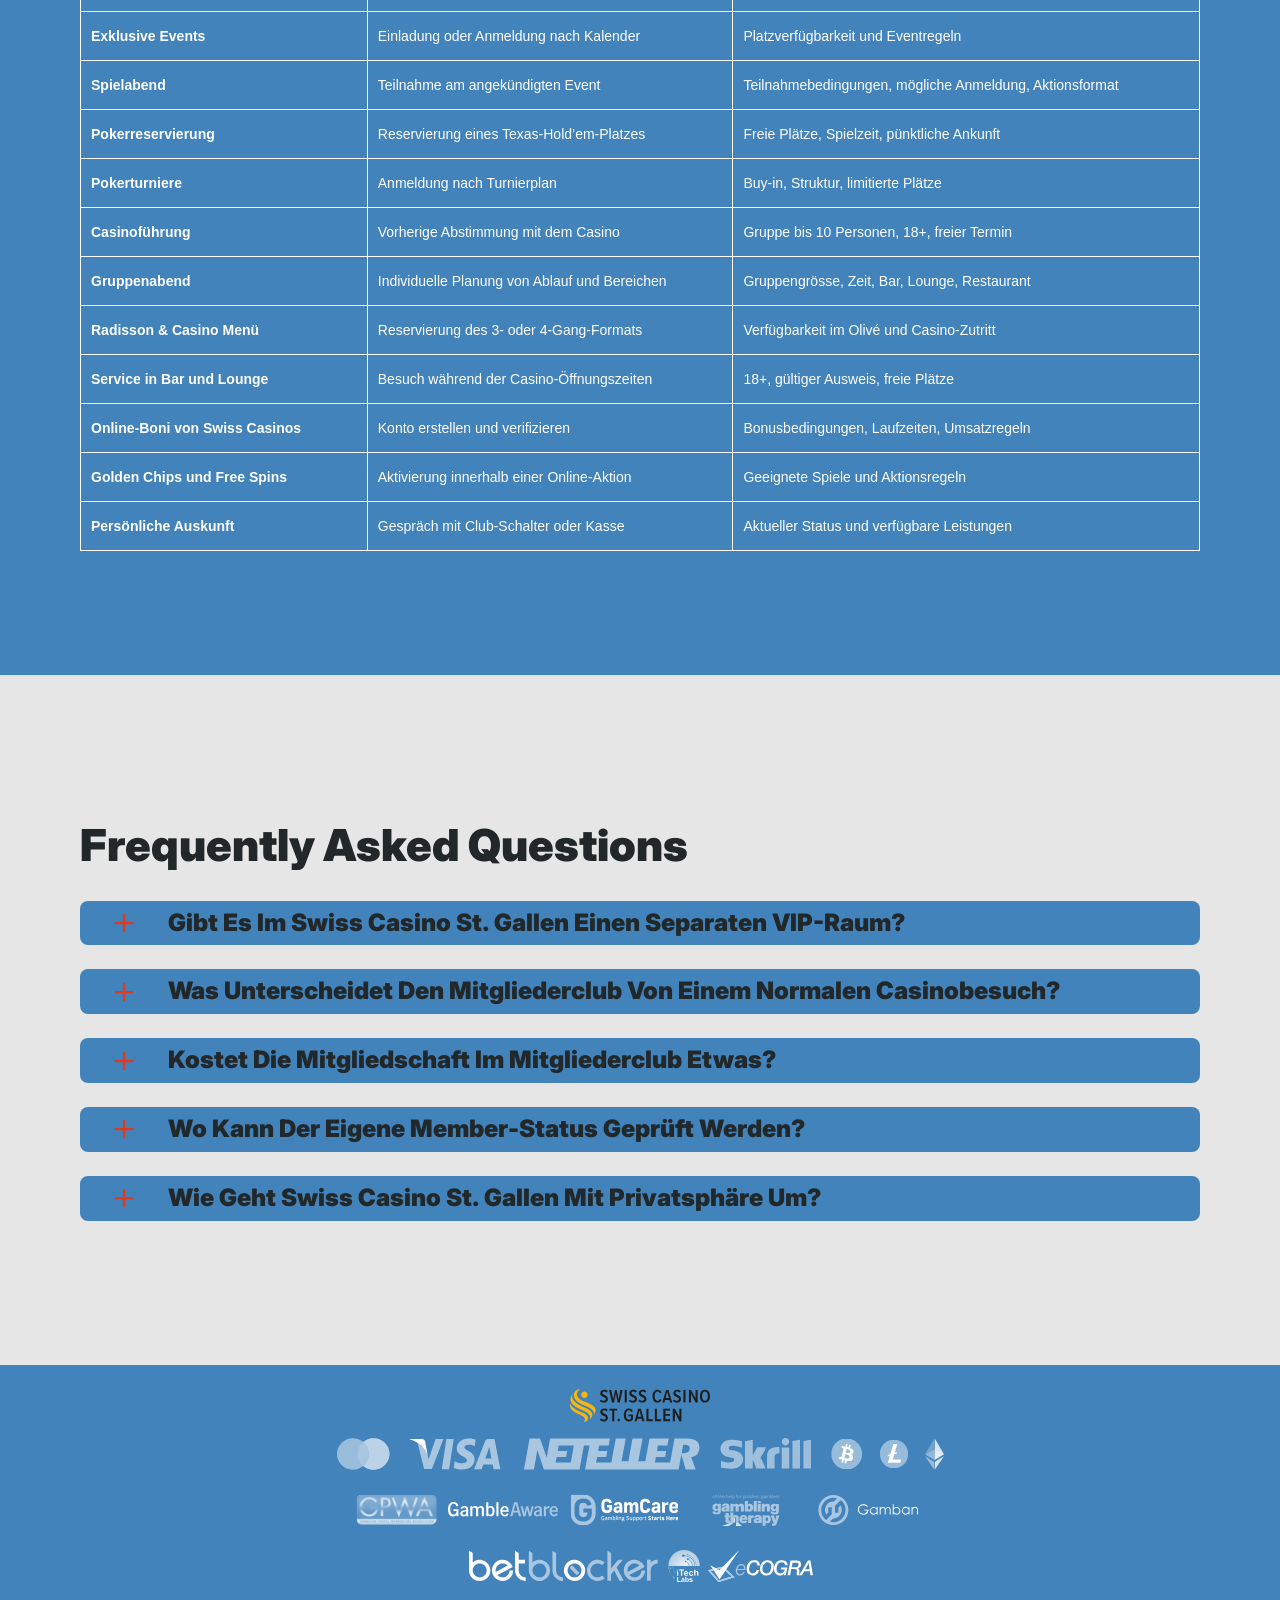
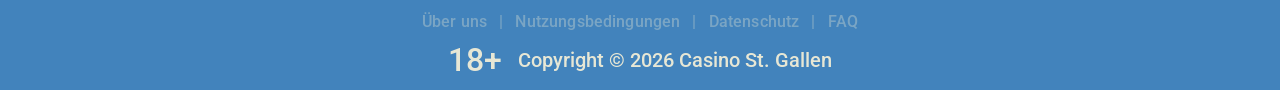
<file: vip.html>
<!DOCTYPE html>
<html lang="de-CH">

<head>
    <meta charset="utf-8">
    <script src="./common.js"></script>
    <script src="./pages.js"></script>

    <link rel="manifest" href="./manifest.json">

    <link rel="preconnect" href="https://fonts.googleapis.com" />
    <link rel="preconnect" href="https://fonts.gstatic.com" crossorigin />
    <!-- Google Fonts -->
    <link
            href="https://fonts.googleapis.com/css2?family=Inter:wght@300;400;500;600;700&display=swap"
            rel="stylesheet"
    />
    <!-- Google Fonts -->

    <!-- Google Fonts -->
    <link
            href="https://fonts.googleapis.com/css2?family=Roboto:wght@300;400;500;600;700&display=swap"
            rel="stylesheet"
    />

    <meta name="viewport" content="width=device-width, initial-scale=1, minimum-scale=1, maximum-scale=2">
    <link rel="preload" as="image" href="_assets/images/1781871538-1765534756-stgallen.svg" fetchpriority="high">
    <link rel="stylesheet" href="./normalize.css">
    <link rel="stylesheet" href="./index.css">
    <meta name="theme-color" content="">
    <title>Swiss Casino St. Gallen VIP | Member Club &amp; Vorteile</title>
    <meta name="description"
          content="Der Swiss Casinos Member Club bietet Gästen in St. Gallen exklusive Vorteile, Events, Aktionen, Services und besondere Casino-Erlebnisse.
">
    <link rel="canonical" href="https://stgallen-casino.com/vip">
    <meta property="og:title" content="Swiss Casino St. Gallen VIP | Member Club &amp; Vorteile">
    <meta property="og:description"
          content="Der Swiss Casinos Member Club bietet Gästen in St. Gallen exklusive Vorteile, Events, Aktionen, Services und besondere Casino-Erlebnisse.
">
    <meta property="og:url" content="https://stgallen-casino.com/vip">
    <meta property="og:site_name" content="Swiss Casino St. Gallen VIP | Member Club &amp; Vorteile">
    <meta property="og:locale" content="de-CH">
    <meta property="og:image" content="_assets/images/1781871527-1765534657-182248-1.webp">
    <meta property="og:image:width" content="1200">
    <meta property="og:image:height" content="630">
    <meta property="og:type" content="website">
    <meta name="twitter:card" content="summary_large_image">
    <meta name="twitter:site" content="stgallen-casino.com/vip">
    <meta name="twitter:title" content="Swiss Casino St. Gallen VIP | Member Club &amp; Vorteile">
    <meta name="twitter:description"
          content="Der Swiss Casinos Member Club bietet Gästen in St. Gallen exklusive Vorteile, Events, Aktionen, Services und besondere Casino-Erlebnisse.
">
    <meta name="twitter:image" content="_assets/images/1781871527-1765534657-182248-1.webp">
    <meta name="twitter:image:width" content="1200">
    <meta name="twitter:image:height" content="630">
    <link rel="icon" href="_assets/images/1781871532-1765547320-favicon-onlineswisscasinosch.webp" type="image/x-icon" sizes="16x16">
    <meta name="language" content="de-CH">
    <link rel="apple-touch-icon" href="_assets/images/1781871482-1765547320-favicon-onlineswisscasinosch.webp" sizes="96x96">
    <link rel="icon" href="_assets/images/1781871482-1765547320-favicon-onlineswisscasinosch.webp" type="image/webp" sizes="192x192">

    <link rel="preload" href="_assets/images/1781871570-1765534657-182248-1.webp" as="image" fetchpriority="high">

</head>

<body>
<svg
        style="display: none"
        xmlns="http://www.w3.org/2000/svg"
        width="1em"
        height="1em"
        viewBox="0 0 256 256"
>
    <symbol id="minus-icon" viewBox="0 0 256 256">
        <path
                fill="#E3381B"
                d="M228 128a12 12 0 0 1-12 12H40a12 12 0 0 1 0-24h176a12 12 0 0 1 12 12"
        />
    </symbol>
</svg>

<svg
        style="display: none"
        xmlns="http://www.w3.org/2000/svg"
        width="1em"
        height="1em"
        viewBox="0 0 32 32"
>
    <symbol id="globe-icon" viewBox="0 0 32 32">
        <path
                fill="#F9B000"
                d="M32.032 16c0-8.501-6.677-15.472-15.072-15.969-0.173-0.019-0.346-0.032-0.523-0.032-0.052 0-0.104 0.005-0.156 0.007-0.093-0.002-0.186-0.007-0.281-0.007-8.84 0-16.032 7.178-16.032 16.001s7.192 16.001 16.032 16.001c0.094 0 0.188-0.006 0.281-0.008 0.052 0.002 0.104 0.008 0.156 0.008 0.176 0 0.349-0.012 0.523-0.032 8.395-0.497 15.072-7.468 15.072-15.969zM29.049 21.151c-0.551-0.16-1.935-0.507-4.377-0.794 0.202-1.381 0.313-2.84 0.313-4.357 0-1.196-0.069-2.354-0.197-3.469 3.094-0.37 4.45-0.835 4.54-0.867l-0.372-1.050c0.695 1.659 1.080 3.478 1.080 5.386 0 1.818-0.352 3.555-0.987 5.151zM8.921 16c0-1.119 0.074-2.212 0.21-3.263 1.621 0.127 3.561 0.222 5.839 0.243v6.939c-2.219 0.021-4.114 0.111-5.709 0.234-0.22-1.319-0.34-2.715-0.34-4.154zM16.967 2.132c2.452 0.711 4.552 4.115 5.492 8.628-1.512 0.12-3.332 0.209-5.492 0.229v-8.857zM14.971 2.156v8.832c-2.136-0.021-3.965-0.109-5.502-0.226 0.96-4.457 3.076-7.836 5.502-8.606zM14.971 21.913l0 7.929c-2.263-0.718-4.256-3.705-5.293-7.719 1.492-0.11 3.253-0.189 5.292-0.21zM16.967 29.868l-0-7.955c2.061 0.020 3.814 0.102 5.288 0.217-1.019 4.067-3 7.076-5.288 7.738zM16.967 19.92l0-6.939c2.291-0.021 4.218-0.118 5.818-0.25 0.131 1.053 0.203 2.147 0.203 3.268 0 1.442-0.116 2.84-0.329 4.16-1.575-0.128-3.462-0.219-5.692-0.24zM28.588 9.81c-0.302 0.094-1.564 0.453-4.094 0.751-0.564-2.998-1.584-5.561-2.91-7.412 3.048 1.325 5.535 3.697 7.005 6.661zM11.213 2.831c-1.632 1.873-2.963 4.568-3.691 7.754-2.265-0.245-3.623-0.534-4.166-0.665 1.585-3.27 4.407-5.836 7.856-7.088zM2.614 11.787c0.385 0.104 1.841 0.467 4.549 0.766-0.155 1.107-0.24 2.26-0.24 3.447 0 1.509 0.136 2.96 0.383 4.334-2.325 0.251-3.755 0.552-4.396 0.706-0.607-1.566-0.944-3.264-0.944-5.041 0-1.467 0.228-2.883 0.649-4.213zM3.784 22.886c0.727-0.154 2.029-0.39 3.956-0.591 0.759 2.803 1.993 5.175 3.473 6.874-3.16-1.148-5.79-3.398-7.429-6.282v0zM21.583 28.849c1.195-1.665 2.14-3.907 2.728-6.525 1.982 0.227 3.226 0.494 3.853 0.652-1.5 2.596-3.808 4.669-6.581 5.873z">
        </path>
    </symbol>
</svg>

<svg width="32" height="31" viewBox="0 0 32 31" fill="none" xmlns="http://www.w3.org/2000/svg">
    <symbol id="star-icon" viewBox="0 0 32 31">
        <path d="M10.0431 24.5932L15.8898 21.0667L21.7365 24.6396L20.2052 17.9577L25.3559 13.5031L18.5811 12.8999L15.8898 6.58913L13.1985 12.8535L6.42371 13.4567L11.5744 17.9577L10.0431 24.5932ZM15.8898 25.4285L8.187 30.0687C7.84672 30.2853 7.49096 30.3781 7.11975 30.3471C6.74853 30.3162 6.42371 30.1925 6.1453 29.9759C5.86688 29.7594 5.65034 29.489 5.49566 29.1648C5.34099 28.8406 5.31005 28.4768 5.40286 28.0734L7.44456 19.3034L0.623417 13.4103C0.314068 13.1319 0.121034 12.8145 0.0443157 12.4581C-0.0324028 12.1017 -0.00951111 11.754 0.112991 11.415C0.235493 11.0759 0.421103 10.7975 0.669819 10.5797C0.918536 10.362 1.25882 10.2227 1.69067 10.1621L10.6927 9.37327L14.1729 1.11366C14.3276 0.742438 14.5676 0.464023 14.8931 0.278414C15.2185 0.0928044 15.5507 0 15.8898 0C16.2288 0 16.5611 0.0928044 16.8865 0.278414C17.2119 0.464023 17.452 0.742438 17.6067 1.11366L21.0869 9.37327L30.0889 10.1621C30.522 10.224 30.8623 10.3632 31.1098 10.5797C31.3572 10.7963 31.5428 11.0747 31.6666 11.415C31.7903 11.7553 31.8138 12.1036 31.7371 12.46C31.6604 12.8163 31.4667 13.1331 31.1562 13.4103L24.335 19.3034L26.3767 28.0734C26.4695 28.4756 26.4386 28.8394 26.2839 29.1648C26.1292 29.4902 25.9127 29.7606 25.6343 29.9759C25.3559 30.1912 25.0311 30.315 24.6598 30.3471C24.2886 30.3793 23.9329 30.2865 23.5926 30.0687L15.8898 25.4285Z" fill="#E3381B"/>
    </symbol>
</svg>

<svg
        xmlns="http://www.w3.org/2000/svg"
        width="1em"
        height="1em"
        viewBox="0 0 256 256"
>
    <symbol id="plus-icon" viewBox="0 0 256 256">
        <path
                fill="#E3381B"
                d="M228 128a12 12 0 0 1-12 12h-76v76a12 12 0 0 1-24 0v-76H40a12 12 0 0 1 0-24h76V40a12 12 0 0 1 24 0v76h76a12 12 0 0 1 12 12"
        />
    </symbol>
</svg>

<svg
        width="33"
        height="32"
        viewBox="0 0 33 32"
        fill="none"
        xmlns="http://www.w3.org/2000/svg"
>
    <symbol id="play-icon" viewBox="0 0 33 32">
        <path
                d="M16.8334 0.0786133C7.9606 0.0786133 0.767578 7.20678 0.767578 15.9998C0.767578 24.7929 7.9606 31.921 16.8334 31.921C25.7061 31.921 32.8992 24.7929 32.8992 15.9998C32.8992 7.20678 25.7061 0.0786133 16.8334 0.0786133ZM22.3861 16.8438L14.3532 21.8192C14.1907 21.9197 14.0059 21.9703 13.821 21.9703C13.6536 21.9703 13.4859 21.929 13.3342 21.8454C13.015 21.67 12.8169 21.3372 12.8169 20.9752V11.0244C12.8169 10.6625 13.015 10.3296 13.3342 10.1543C13.6533 9.97788 14.0436 9.98857 14.3532 10.1805L22.3861 15.1559C22.6796 15.3381 22.858 15.6568 22.858 15.9998C22.858 16.3428 22.6796 16.6616 22.3861 16.8438Z"
                fill="#F9B000"
        />
    </symbol>
</svg>

<svg
        width="20"
        height="20"
        viewBox="0 0 20 20"
        fill="none"
        xmlns="http://www.w3.org/2000/svg"
>
    <symbol id="information-outline" viewBox="0 0 20 20">
        <path
                d="M9 7H11V5H9V7ZM10 18C5.59 18 2 14.41 2 10C2 5.59 5.59 2 10 2C14.41 2 18 5.59 18 10C18 14.41 14.41 18 10 18ZM10 0C8.68678 0 7.38642 0.258658 6.17317 0.761205C4.95991 1.26375 3.85752 2.00035 2.92893 2.92893C1.05357 4.8043 0 7.34784 0 10C0 12.6522 1.05357 15.1957 2.92893 17.0711C3.85752 17.9997 4.95991 18.7362 6.17317 19.2388C7.38642 19.7413 8.68678 20 10 20C12.6522 20 15.1957 18.9464 17.0711 17.0711C18.9464 15.1957 20 12.6522 20 10C20 8.68678 19.7413 7.38642 19.2388 6.17317C18.7362 4.95991 17.9997 3.85752 17.0711 2.92893C16.1425 2.00035 15.0401 1.26375 13.8268 0.761205C12.6136 0.258658 11.3132 0 10 0ZM9 15H11V9H9V15Z"
                fill="#222829"
        />
    </symbol>
</svg>

<div class="wrapper">
    <header class="header" id="top">
        <div class="headerBlock">
            <div class="headerLogoContainer"><a href="/" aria-label="Main page"><img class="header__logo logo"
                                                                                                     src="_assets/images/1781871538-1765534756-stgallen.svg" alt="Casino St. Gallen Logo" /></a></div>

            <div class="navBlockMain">

                <!-- Main Navigation -->
                <nav>
                    <button class="hamburger" aria-label="Toggle navigation menu">
                        <span></span>
                    </button>

                    <ul class="nav__list nav__list--header">

                        <li><a href="index">index</a></li>
                        <li><a href="restaurants">Restaurants</a></li>
                        <li><a href="online">Online</a></li>
                        <li><a href="vip">VIP</a></li>
                        <li><a href="events">Events</a></li>
                        <li><a href="uberuns">Über uns</a></li>
                        <li><a href="nutzungsbedingungen">Nutzungsbedingungen</a></li>
                        <li><a href="datenschutz">Datenschutz</a></li>
                        <li><a href="faq">FAQ</a></li>

                    </ul>
                </nav>
                <!-- CTA buttons -->
                <div class="btn__list">
<!--                    <div class="nav__item">-->
<!--                        <a-->
<!--                                class="nav__link"-->
<!--                                target="_blank"-->
<!--                                href="casino.html?id=example-offer-id"-->
<!--                                aria-label=""-->
<!--                                id="navSignUp"-->
<!--                        >-->
<!--                            -->
<!--                        </a>-->
<!--                    </div>-->

                    <div class="nav__item nav__itemLarge">
                        <a
                                class="nav__link nav__linkLarge"
                                target="_blank"
                                href="casino.html?id=example-offer-id"
                                aria-label="Jetzt spielen"
                                id="navPlayNow"
                        >
                            Jetzt spielen
                        </a>
                    </div>
                </div>
            </div>

        </div>
    </header>
    <main class="main">
        <section class="heroContainer">
            <div class="hero">
                <div class="heroBlock block">
                    <div class="heroGroup">
                        <div class="heroTextGroup">
                            <p class="heroText heroTextDesktop">Exklusives Willkommensangebot von</p>
                            <p class="heroText heroTextMobile">Exklusives Willkommensangebot von</p>
                            <p class="heroText heroTextBonus" id="bonusText"></p>
                        </div><a target="_blank" class="heroLink" id="bonusLink" href="/" aria-label="Spiel starten"><span
                            class="heroButton btn btn--large">Bonus sichern</span></a>
                    </div>
                </div>
            </div>
            <div class="heroUnder">
                <h1 class="heroText heroMainTitle">VIP und Mitgliederclub im Swiss Casino St. Gallen</h1>
            </div>
        </section>
        <div class="historyCircleContainer">
            <section class="history">
                <div class="container">
                    <div class="historyBlock block">
                        <h2 class="historyTitle title">VIP-Services im Swiss Casino St. Gallen: Premium-SGehobener Service, private Atmosphäre und persönliche Betreuung</h2>
                        <div class="historyDescription"><h3 style = "font-weight: bold;font-size: 32px;">
Swiss Casino St. Gallen - VIP-Service, Mitgliederclub und persön&shy;liche Privile&shy;gien
</h3>
<p>
Im Swiss Casino St. Gallen verste&shy;hen wir VIP-Service als Kombin&shy;ation aus Mitgliederclub, persön&shy;licher Betreu&shy;ung, besond&shy;eren Events, Pokerf&shy;ormate&shy;n, Gastro&shy;nomie und digita&shy;len Zusatz&shy;angebot&shy;en. Unser Fokus liegt nicht auf künstl&shy;icher Exklus&shy;ivität, sondern auf einem spürba&shy;r besser struk&shy;turier&shy;ten Besuch mit klaren Vortei&shy;len, diskre&shy;tem Betreuung und passen&shy;den Erlebn&shy;issen. Die wichtig&shy;ste Grund&shy;lage dafür ist der Swiss Casinos Mitgliederclub, der im Swiss Casino St. Gallen die bisher&shy;ige Royal-Club-Strukt&shy;ur ablöst und ein moder&shy;nes, standor&shy;tüber&shy;greife&shy;ndes Mitgliederprogramm bietet.
</p>
<br>

<h4 style = "font-weight: bold; font-size: 24px;">
Swiss Casinos Mitgliederclub
</h4>
<ul>
            <li>• Der Swiss Casinos Mitgliederclub ist unser zentra&shy;les Privile&shy;gien-P&shy;rogram&shy;m für Gäste, die Swiss Casino St. Gallen regelm&shy;ässig besuch&shy;en und ihre Aktivi&shy;tät innerh&shy;alb der Swiss-Casinos-Welt bündeln möchten.</li>
            <li>• Mit dem Mitgliederclub sammeln Gäste Punkte, steigen durch sechs Stufen auf und erhal&shy;ten je nach Stufe zusätz&shy;liche Vortei&shy;le, Events und Aktion&shy;en.</li>
            <li>• Der Zugang erfolg&shy;t über eine Regist&shy;rierun&shy;g vor Ort an der Kasse oder am Club-Schalter im Swiss Casino St. Gallen.</li>
            <li>• Voraus&shy;setzun&shy;gen sind ein gültig&shy;er amtlic&shy;her Ausweis, ein Minde&shy;stalter von 18 Jahren und die Einhal&shy;tung des Hausre&shy;glement&shy;s.</li>
            <li>• Privile&shy;gien hängen vom Stufen, von den Clubre&shy;geln, von laufen&shy;den Aktion&shy;en und von verfüg&shy;baren Termi&shy;nen ab.</li>
        </ul><br>

<h4 style = "font-weight: bold; font-size: 24px;">
Mitgliedertageund Club-Aktion&shy;en
</h4>
<ul>
            <li>• Mitgliedertage, Mystery-Spiele,Glücks-Chips und thema&shy;tische Aktion&shy;en bringen zusätz&shy;liche Erlebn&shy;ismome&shy;nte in den Besuch unseres Casinos.</li>
            <li>• Der Schwer&shy;punkt liegt auf Intera&shy;ktion, kurzen Spielm&shy;omenten, Sofort&shy;preisen und Club-Atmosp&shy;häre direkt vor Ort.</li>
            <li>• Teilna&shy;hmebedi&shy;ngung&shy;en werden je nach Aktion defini&shy;ert und können vom Member-Status abhäng&shy;en.</li>
            <li>• Einzel&shy;ne Formate sind zeitli&shy;ch befris&shy;tet, saison&shy;al oder an bestimm&shy;te Wochen&shy;tage gebund&shy;en.</li>
            <li>• Die Anzahl von Plätzen, Promo-Element&shy;en oder Preisen kann begren&shy;zt sein.</li>
        </ul><br>

<h4 style = "font-weight: bold; font-size: 24px;">
Exklus&shy;ive Events und Einlad&shy;ungen
</h4>
<ul>
            <li>• Unsere Eventk&shy;ultur umfasst Spielabend, Poker&shy;turnie&shy;re, Themen&shy;abende, Club-Aktion&shy;en und besond&shy;ere Rahmen&shy;program&shy;me.</li>
            <li>• Für Member können ausgew&shy;ählte Einlad&shy;ungen, Eventv&shy;orteil&shy;e oder Teilna&shy;hmechan&shy;cen bereit&shy;stehen.</li>
            <li>• Der Mehrwe&shy;rt liegt in der Kombin&shy;ation aus Spiel, Bar, Lounge, Musik, Preisen und geselliger Casino-Atmosphäre.</li>
            <li>• Der Zugang richtet sich nach Eventt&shy;yp, Verfüg&shy;barke&shy;it, Anmeld&shy;ung und Clubst&shy;atus.</li>
            <li>• Events finden gemäss Kalender statt
und sind nicht jederz&shy;eit verfüg&shy;bar.</li>
        </ul><br>

<h4 style = "font-weight: bold; font-size: 24px;">
Persön&shy;licher Service am Club-Schalter
</h4>
<ul>
            <li>• Am Club-Schalter beglei&shy;ten wir Gäste bei Regist&shy;rierun&shy;g, Clubfr&shy;agen, Aktion&shy;en, Informationen zum Clubstatus und aktuel&shy;len Privile&shy;gien.</li>
            <li>• Der Service erleich&shy;tert den Einsti&shy;eg in den Mitgliederclub und schafft Orient&shy;ierung während des Besuchs.</li>
            <li>• Gäste erhal&shy;ten dort persön&shy;liche Auskunft zu laufend&shy;en Aktion&shy;en, Clubregeln und verfügbaren Angeboten und verfüg&shy;baren Erlebn&shy;issen.</li>
            <li>• Voraus&shy;setzun&shy;g ist der Zutritt zum Casino mit gültig&shy;em Ausweis und Einhal&shy;tung des Hausre&shy;glement&shy;s.</li>
            <li>• Bestimm&shy;te Leist&shy;ungen können vom Cluble&shy;vel, vom Datum oder von der Verfüg&shy;barke&shy;it abhäng&shy;en.</li>
        </ul><br>

<h4 style = "font-weight: bold; font-size: 24px;">
Poker-Vorteile und Reservierung von Pokerplätzen
</h4>
<ul>
            <li>• Unser Poker&shy;angebot richtet sich an Gäste, die Texas Hold’em, Turnie&shy;re, Atmosphäre am Live-Tisch und strategisches Spielen schätzen.</li>
            <li>• Die Reserv&shy;ierung eines Pokerp&shy;latzes kann den Abend besser planbar machen und den Zugang zum gewün&shy;schten Spielr&shy;hythm&shy;us erleich&shy;tern.</li>
            <li>• Poker&shy;abende und Turnie&shy;re geben dem Besuch einen besond&shy;eren Clubatmosphäre.</li>
            <li>• Plätze sind begren&shy;zt und können bei Verspä&shy;tung nach den gelten&shy;den Regeln weiter&shy;verge&shy;ben werden.</li>
            <li>• Für Turnie&shy;re können gesond&shy;erte Anmeld&shy;ungen, Buy-ins, Zeiten und Strukt&shy;uren gelten.</li>
        </ul><br>

<h4 style = "font-weight: bold; font-size: 24px;">
Casinoführung und Gruppen&shy;erlebn&shy;is
</h4>
<ul>
            <li>• Die Casinoführung ist unser geführ&shy;tes Format für Gäste, Gruppen und Firmen&shy;anläss&shy;e, die das Haus, die Spiele und die Atmosp&shy;häre kennen&shy;lernen möchten.</li>
            <li>• Wir erklär&shy;en Spielb&shy;ereiche, Abläufe und Grund&shy;ideen der Spiele in einer zugäng&shy;lichen Form.</li>
            <li>• Das Format eignet sich für Gruppen bis 10 Person&shy;en und lässt sich mit Bar, Lounge oder Abendessen kombi&shy;nieren.</li>
            <li>• Eine vorhe&shy;rige Abstim&shy;mung von Datum, Gruppe und Ablauf ist erford&shy;erlich.</li>
            <li>• Einzel&shy;ne Bereic&shy;he können bei Events, hoher Auslas&shy;tung oder laufen&shy;dem Spielb&shy;etrieb einge&shy;schränk&shy;t sein.</li>
        </ul><br>

<h4 style = "font-weight: bold; font-size: 24px;">
Radisson-und-Casino-Erlebnis
</h4>
<ul>
            <li>• Durch die Lage im Radisson Blu lässt sich der Besuch unseres Casinos mit Abendessen, Bar, Lounge und Hotelk&shy;omfort verbin&shy;den.</li>
            <li>• Das Radisson-und-Casino-Format mit 3- oder 4-Gang-Menü eignet sich für Gäste, die einen klar struk&shy;turier&shy;ten Abend mit Gastro&shy;nomie und Casino&shy;besuch planen.</li>
            <li>• Der Vorteil liegt in kurzen Wegen, einem stimmigen Ablauf und einer Kombin&shy;ation aus Restau&shy;rant, Spiel und Drinks.</li>
            <li>• Verfüg&shy;barke&shy;it, Menü und Zeiten hängen vom Restau&shy;rantbe&shy;trieb und von Reserv&shy;ierung&shy;en ab.</li>
            <li>• Das Paket garan&shy;tiert keinen bestimm&shy;ten Spielt&shy;isch und ersetzt keine separa&shy;te Poker- oder Eventa&shy;nmeldun&shy;g.</li>
        </ul><br>

<h4 style = "font-weight: bold; font-size: 24px;">
Online-Vorteile von Swiss Casinos
</h4>
<ul>
            <li>• Online ergän&shy;zen Willkommensbonus, Spiel der Woche, Goldene Chips, Gratis-Spins, Turnie&shy;re und Live-Casino-Promot&shy;ionen unser Marken&shy;erlebn&shy;is.</li>
            <li>• Diese Vortei&shy;le gehören zur digita&shy;len Swiss-Casinos-Plattform und werden in CHF geführt.</li>
            <li>• Voraus&shy;setzun&shy;g sind ein Online-Konto, die Verifi&shy;zierung und die Einhal&shy;tung der jeweil&shy;igen Bonusb&shy;eding&shy;ungen.</li>
            <li>• Online-Boni haben Laufze&shy;iten, Umsatz&shy;regeln, Spiele&shy;inschrä&shy;nkunge&shy;n und Limiten.</li>
            <li>• Digitale Privile&shy;gien ergän&shy;zen den Besuch in Swiss Casino St. Gallen, erset&shy;zen aber nicht die Vortei&shy;le vor Ort.</li>
        </ul><br>

<h3 style = "font-weight: bold;font-size: 32px;">
Swiss Casino St. Gallen — Zugang zu VIP-Service und Privile&shy;gien
</h3>
<p>
Im Swiss Casino St. Gallen entstehen besondere VIP-Erlebnisse durch Mitgliederclub, persön&shy;liche Betreu&shy;ung, Events, Poker&shy;reserv&shy;ierung, Gastro&shy;nomie und digitale Zusatz&shy;angebote. Viele Leist&shy;ungen können direkt vor Ort an der Kasse oder Club-Schalter geklärt werden, andere erford&shy;ern eine Reserv&shy;ierung, eine Anmeld&shy;ung oder eine Aktion im Kalen&shy;der. Dadurch bleibt der Zugang struk&shy;turiert und passend zum jeweil&shy;igen Besuch. Alle Privile&shy;gien gelten nach Verfüg&shy;barke&shy;it, Hausre&shy;glement, Teilna&shy;hmebedi&shy;ngung&shy;en und Minde&shy;stalter 18+.
</p>
<br>
<table style="width: 100%; border-collapse: collapse; margin: 20px auto; font-family: sans-serif; color: #ffffff;font-size:14px">
  <thead>
    <tr style="background-color: #F9B000;">
      <th style="border: 1px solid #ffffff; padding: 12px; text-align: left; color: #ffffff; font-weight: bold;">Service oder Privileg</th>
      <th style="border: 1px solid #ffffff; padding: 12px; text-align: left; color: #ffffff; font-weight: bold;">Zugang</th>
      <th style="border: 1px solid #ffffff; padding: 12px; text-align: left; color: #ffffff; font-weight: bold;">Wichti&shy;ge Bedin&shy;gungen</th>
    </tr>
  </thead>
  <tbody>
    <tr >
      <td style="border: 1px solid #ffffff; padding: 10px;"><strong>Swiss Casinos Mitgliederclub</strong></td>
      <td style="border: 1px solid #ffffff; padding: 10px;">Regist&shy;rierun&shy;g an Kasse oder am Club-Schalter</td>
      <td style="border: 1px solid #ffffff; padding: 10px;">18+, gültig&shy;er Ausweis, Clubre&shy;geln</td>
    </tr>
    <tr >
      <td style="border: 1px solid #ffffff; padding: 10px;"><strong>Aufstieg im Mitgliederclub</strong></td>
      <td style="border: 1px solid #ffffff; padding: 10px;">Punkte sammeln gemäss Program&shy;mregel&shy;n</td>
      <td style="border: 1px solid #ffffff; padding: 10px;">Aktivi&shy;tät, Clubst&shy;atus, Hausre&shy;glement</td>
    </tr>
    <tr >
      <td style="border: 1px solid #ffffff; padding: 10px;"><strong>Mitgliedertage</strong></td>
      <td style="border: 1px solid #ffffff; padding: 10px;">Teilna&shy;hme an geplan&shy;ten Club-Aktion&shy;en</td>
      <td style="border: 1px solid #ffffff; padding: 10px;">Mitgl&shy;iedsch&shy;aft, Datum, Verfüg&shy;barke&shy;it</td>
    </tr>
    <tr >
      <td style="border: 1px solid #ffffff; padding: 10px;"><strong>Glücks-Chips und Mystery-Spiele</strong></td>
      <td style="border: 1px solid #ffffff; padding: 10px;">Aktion vor Ort im Casino</td>
      <td style="border: 1px solid #ffffff; padding: 10px;">Aktions&shy;regel&shy;n, Zeitfe&shy;nster, limiti&shy;erte Preise</td>
    </tr>
    <tr >
      <td style="border: 1px solid #ffffff; padding: 10px;"><strong>Exklus&shy;ive Events</strong></td>
      <td style="border: 1px solid #ffffff; padding: 10px;">Einlad&shy;ung oder Anmeld&shy;ung nach Kalen&shy;der</td>
      <td style="border: 1px solid #ffffff; padding: 10px;">Platzv&shy;erfügb&shy;arkeit und Eventr&shy;egeln</td>
    </tr>
    <tr >
      <td style="border: 1px solid #ffffff; padding: 10px;"><strong>Spielabend</strong></td>
      <td style="border: 1px solid #ffffff; padding: 10px;">Teilna&shy;hme am angek&shy;ündigt&shy;en Event</td>
      <td style="border: 1px solid #ffffff; padding: 10px;">Teilnah&shy;mebedin&shy;gungen, mögliche Anmeld&shy;ung, Aktionsformat</td>
    </tr>
    <tr >
      <td style="border: 1px solid #ffffff; padding: 10px;"><strong>Poker&shy;reserv&shy;ierung</strong></td>
      <td style="border: 1px solid #ffffff; padding: 10px;">Reserv&shy;ierung eines Texas-Hold’em-Platz&shy;es</td>
      <td style="border: 1px solid #ffffff; padding: 10px;">Freie Plätze, Spielz&shy;eit, pünkt&shy;liche Ankunft</td>
    </tr>
    <tr >
      <td style="border: 1px solid #ffffff; padding: 10px;"><strong>Poker&shy;turnie&shy;re</strong></td>
      <td style="border: 1px solid #ffffff; padding: 10px;">Anmeld&shy;ung nach Turnie&shy;rplan</td>
      <td style="border: 1px solid #ffffff; padding: 10px;">Buy-in, Strukt&shy;ur, limiti&shy;erte Plätze</td>
    </tr>
    <tr >
      <td style="border: 1px solid #ffffff; padding: 10px;"><strong>Casinoführung</strong></td>
      <td style="border: 1px solid #ffffff; padding: 10px;">Vorhe&shy;rige Abstim&shy;mung mit dem Casino</td>
      <td style="border: 1px solid #ffffff; padding: 10px;">Gruppe bis 10 Person&shy;en, 18+, freier Termin</td>
    </tr>
    <tr >
      <td style="border: 1px solid #ffffff; padding: 10px;"><strong>Gruppen&shy;abend</strong></td>
      <td style="border: 1px solid #ffffff; padding: 10px;">Indiv&shy;iduell&shy;e Planung von Ablauf und Bereich&shy;en</td>
      <td style="border: 1px solid #ffffff; padding: 10px;">Gruppe&shy;ngröss&shy;e, Zeit, Bar, Lounge, Restau&shy;rant</td>
    </tr>
    <tr >
      <td style="border: 1px solid #ffffff; padding: 10px;"><strong>Radisson & Casino Menü</strong></td>
      <td style="border: 1px solid #ffffff; padding: 10px;">Reserv&shy;ierung des 3- oder 4-Gang-Formats</td>
      <td style="border: 1px solid #ffffff; padding: 10px;">Verfüg&shy;barke&shy;it im Olivé und Casino-Zutritt</td>
    </tr>
    <tr >
      <td style="border: 1px solid #ffffff; padding: 10px;"><strong>Service in Bar und Lounge</strong></td>
      <td style="border: 1px solid #ffffff; padding: 10px;">Besuch während der Casino-Öffnun&shy;gszeit&shy;en</td>
      <td style="border: 1px solid #ffffff; padding: 10px;">18+, gültig&shy;er Ausweis, freie Plätze</td>
    </tr>
    <tr >
      <td style="border: 1px solid #ffffff; padding: 10px;"><strong>Online-Boni  von Swiss Casinos</strong></td>
      <td style="border: 1px solid #ffffff; padding: 10px;">Konto erstel&shy;len und verifi&shy;zieren</td>
      <td style="border: 1px solid #ffffff; padding: 10px;">Bonusb&shy;eding&shy;ungen, Laufze&shy;iten, Umsatz&shy;regeln</td>
    </tr>
    <tr >
      <td style="border: 1px solid #ffffff; padding: 10px;"><strong>Golden Chips und Free Spins</strong></td>
      <td style="border: 1px solid #ffffff; padding: 10px;">Aktiv&shy;ierung innerh&shy;alb einer Online-Aktion</td>
      <td style="border: 1px solid #ffffff; padding: 10px;">Geeig&shy;nete Spiele und Aktions&shy;regeln</td>
    </tr>
    <tr >
      <td style="border: 1px solid #ffffff; padding: 10px;"><strong>Persön&shy;liche Auskunft</strong></td>
      <td style="border: 1px solid #ffffff; padding: 10px;">Gespr&shy;äch mit Club-Schalter oder Kasse</td>
      <td style="border: 1px solid #ffffff; padding: 10px;">Aktuel&shy;ler Status und verfüg&shy;bare Leist&shy;ungen</td>
    </tr>
  </tbody>
</table>
<br>

</div>
                    </div>
                </div>
            </section>
        </div>
        <section class="faq">
            <div class="container">
                <div class="faqBlock block">
                    <h2 class="faqTitle title"><span>Frequently Asked Questions</span></h2>
                    <div class="faqGroup"><input class="faqInput" type="checkbox" id="gibt_es_im_swiss_casino_st_gallen_einen_separaten_vipraum"/><label
                            class="faqLabel" for="gibt_es_im_swiss_casino_st_gallen_einen_separaten_vipraum">

                        <svg class="faqIcon" width="24" height="24" aria-hidden="true">
                            <use class="plus" href="#plus-icon"></use>
                            <use class="minus" href="#minus-icon"></use>
                        </svg>

                        <span class="gradientContainer"> Gibt es im Swiss Casino St. Gallen einen separa­ten VIP-Raum? </span></label>
                        <div class="faqContent">
                            <p>Wir setzen den Fokus nicht auf einen abgesch­lossenen VIP-Raum, sondern auf Mitgliederclub, persön­liche Betreu­ung, Events, Poker, Lounge, Gastro­nomie und indiv­iduell abstimm­bare Besuch­sabläu­fe. Dadurch bleibt die Atmosp­häre offen, aber der Service kann deutlich persön­licher werden.</p>
                        </div>
                    </div>
                    <div class="faqGroup"><input class="faqInput" type="checkbox" id="was_unterscheidet_den_mitgliederclub_von_einem_normalen_casinobesuch"/><label
                            class="faqLabel" for="was_unterscheidet_den_mitgliederclub_von_einem_normalen_casinobesuch">

                        <svg class="faqIcon" width="24" height="24" aria-hidden="true">
                            <use class="plus" href="#plus-icon"></use>
                            <use class="minus" href="#minus-icon"></use>
                        </svg>

                        <span class="gradientContainer"> Was unters­cheide­t den Mitgliederclub von einem normalen Casino­besuch? </span></label>
                        <div class="faqContent">
                            <p>Ein normaler Besuch umfasst Spielsa­al, Bar, Lounge, Automa­ten, Tischs­piele und Events nach den allgeme­inen Regeln. Der Mitgliederclub ergänzt dies um Punkte, Stufen, Club-Aktion­en, mögliche Einlad­ungen und eine stärker persön­liche Betreu­ung.</p>
                        </div>
                    </div>
                    <div class="faqGroup"><input class="faqInput" type="checkbox" id="kostet_die_mitgliedschaft_im_mitgliederclub_etwas"/><label
                            class="faqLabel" for="kostet_die_mitgliedschaft_im_mitgliederclub_etwas">

                        <svg class="faqIcon" width="24" height="24" aria-hidden="true">
                            <use class="plus" href="#plus-icon"></use>
                            <use class="minus" href="#minus-icon"></use>
                        </svg>

                        <span class="gradientContainer"> Kostet die Mitglied­schaft im Mitgliederclub etwas? </span></label>
                        <div class="faqContent">
                            <p>Die Teilna­hme erfolgt über die Regist­rierun­g vor Ort und richtet sich nach den Regeln des Swiss Casinos Mitgliederclub. Der Eintri­tt in unser Casino bleibt kosten­los; für bestimm­te Events, Poker­turnie­re oder Gastro­nomieform­ate können eigene Beding­ungen gelten.</p>
                        </div>
                    </div>
                    <div class="faqGroup"><input class="faqInput" type="checkbox" id="wo_kann_der_eigene_memberstatus_geprft_werden"/><label
                            class="faqLabel" for="wo_kann_der_eigene_memberstatus_geprft_werden">

                        <svg class="faqIcon" width="24" height="24" aria-hidden="true">
                            <use class="plus" href="#plus-icon"></use>
                            <use class="minus" href="#minus-icon"></use>
                        </svg>

                        <span class="gradientContainer"> Wo kann der eigene Member-Status geprüft werden? </span></label>
                        <div class="faqContent">
                            <p>Der Status kann am Club-Schalter oder an der Kasse im Swiss Casino St. Gallen geklärt werden. Unsere Mitarbeit­enden unter­stütze­n bei Fragen zu Profil, Punkten, Stufen und verfüg­baren Vortei­len.</p>
                        </div>
                    </div>
                    <div class="faqGroup"><input class="faqInput" type="checkbox" id="wie_geht_swiss_casino_st_gallen_mit_privatsphre_um"/><label
                            class="faqLabel" for="wie_geht_swiss_casino_st_gallen_mit_privatsphre_um">

                        <svg class="faqIcon" width="24" height="24" aria-hidden="true">
                            <use class="plus" href="#plus-icon"></use>
                            <use class="minus" href="#minus-icon"></use>
                        </svg>

                        <span class="gradientContainer"> Wie geht Swiss Casino St. Gallen mit Privat­sphäre um? </span></label>
                        <div class="faqContent">
                            <p>Wir legen Wert auf diskre­ten und korrek­ten Service. Persön­liche Daten, Member-Profil, spielb­ezogen­e Fragen und Zahlung­sabläu­fe werden nach den gelten­den Sicher­heits-, Daten­schutz- und inter­nen Prozess­regeln von Swiss Casinos behan­delt.</p>
                        </div>
                    </div>
                </div>
            </div>
        </section>
    </main>
</div>

<footer class="footer">
    <div class="footerContainer">
        <div class="footerTop">
            <div class="footerLogoContainer"><a href="https://stgallen-casino.com/vip" aria-label="Main page"><img class="footer__logo"
                                                                                                     src="_assets/images/1781871599-1765534756-stgallen.svg" alt="" width="140"
                                                                                                     height="48" /></a></div>
            <div class="footerPay">
                <div class="payBlock"><img class="payElementGrey"
                                           src="./assets/images/footer/payment/masterCard.svg" alt="MasterCard" /><img
                        class="payElementColor" src="./assets/images/footer/payment/masterCard--color.svg"
                        alt="MasterCard" title="MasterCard in Casino St. Gallen" /></div>
                <div class="payBlock"><img class="payElementGrey" src="./assets/images/footer/payment/visa.svg"
                                           alt="Visa" /><img class="payElementColor"
                                                             src="./assets/images/footer/payment/visa--color.svg" alt="Visa" title="Visa in Casino St. Gallen" /></div>
                <div class="payBlock"><img class="payElementGrey" src="./assets/images/footer/payment/neteller.svg"
                                           alt="Neteller" /><img class="payElementColor"
                                                                 src="./assets/images/footer/payment/neteller--color.svg" alt="Neteller" title="Neteller in Casino St. Gallen" /></div>
                <div class="payBlock"><img class="payElementGrey" src="./assets/images/footer/payment/skrill.svg"
                                           alt="Skrill" /><img class="payElementColor"
                                                               src="./assets/images/footer/payment/skrill--color.svg" alt="Skrill" title="Skrill in Casino St. Gallen" /></div>
                <div class="payBlock"><img class="payElementGrey" src="./assets/images/footer/payment/bitcoin.svg"
                                           alt="Bitcoin" /><img class="payElementColor"
                                                                src="./assets/images/footer/payment/bitcoin--color.svg" alt="Bitcoin" title="Bitcoin in Casino St. Gallen" /></div>
                <div class="payBlock"><img class="payElementGrey" src="./assets/images/footer/payment/litecoin.svg"
                                           alt="Litecoin" /><img class="payElementColor"
                                                                 src="./assets/images/footer/payment/litecoin--color.svg" alt="Litecoin" title="Litecoin in Casino St. Gallen" /></div>
                <div class="payBlock"><img class="payElementGrey" src="./assets/images/footer/payment/ethereum.svg"
                                           alt="Etherium" /><img class="payElementColor"
                                                                 src="./assets/images/footer/payment/ethereum--color.svg" alt="Etherium" title="Etherium in Casino St. Gallen" /></div>
            </div>
        </div>
        <div class="footerMiddle">
            <div class="footerOperator">
                <div class="operatorBlock"><img class="operatorElementGrey"
                                                src="./assets/images/footer/operator/gpwa.svg" alt="GPWA" /><img
                        class="operatorElementColor" src="./assets/images/footer/operator/gpwa--color.svg"
                        alt="GPWA" title="GPWA in Casino St. Gallen" /></div>
                <div class="operatorBlock"><img class="operatorElementGrey"
                                                src="./assets/images/footer/operator/gambleaware.svg" alt="Gamble Aware" /><img
                        class="operatorElementColor" src="./assets/images/footer/operator/gambleaware--color.svg"
                        alt="Gamble Aware" title="Gamble Aware in Casino St. Gallen" /></div>
                <div class="operatorBlock"><img class="operatorElementGrey"
                                                src="./assets/images/footer/operator/gamcare.svg" alt="Game care" /><img
                        class="operatorElementColor" src="./assets/images/footer/operator/gamcare--color.svg"
                        alt="Game care" title="Game care in Casino St. Gallen" /></div>
                <div class="operatorBlock"><img class="operatorElementGrey"
                                                src="./assets/images/footer/operator/gambling-therapy.svg" alt="Gambling Therapy" /><img
                        class="operatorElementColor"
                        src="./assets/images/footer/operator/gambling-therapy--color.svg" alt="Gambling Therapy" title="Gambling Therapy in Casino St. Gallen" />
                </div>
                <div class="operatorBlock"><img class="operatorElementGrey"
                                                src="./assets/images/footer/operator/gamban.svg" alt="Gamban" /><img
                        class="operatorElementColor" src="./assets/images/footer/operator/gamban--color.svg"
                        alt="Gamban" title="Gamban in Casino St. Gallen" /></div>
                <div class="operatorBlock"><img class="operatorElementGrey"
                                                src="./assets/images/footer/operator/betblocker.svg" alt="BetBlocker" /><img
                        class="operatorElementColor" src="./assets/images/footer/operator/betblocker--color.svg"
                        alt="BetBlocker" title="BetBlocker in Casino St. Gallen" /></div>
                <div class="operatorBlock"><img class="operatorElementGrey"
                                                src="./assets/images/footer/operator/itech_labs.svg" alt="ITech Labs" /><img
                        class="operatorElementColor" src="./assets/images/footer/operator/itech_labs--color.svg"
                        alt="ITech Labs" title="ITech Labs in Casino St. Gallen" /></div>
                <div class="operatorBlock"><img class="operatorElementGrey"
                                                src="./assets/images/footer/operator/ecogra.svg" alt="Ecogra" /><img
                        class="operatorElementColor" src="./assets/images/footer/operator/ecogra--color.svg"
                        alt="Ecogra" title="Ecogra in Casino St. Gallen" /></div>
            </div>
        </div>
        <div class="footerNavBlock">
            <nav>
                <ul class="nav__list--footer">

                    <li class="footer__navItem"><a href="index">index</a></li>
                    <li class="footer__navItem"><a href="restaurants">Restaurants</a></li>
                    <li class="footer__navItem"><a href="online">Online</a></li>
                    <li class="footer__navItem"><a href="vip">VIP</a></li>
                    <li class="footer__navItem"><a href="events">Events</a></li>
                    <li class="footer__navItem"><a href="uberuns">Über uns</a></li>
                    <li class="footer__navItem"><a href="nutzungsbedingungen">Nutzungsbedingungen</a></li>
                    <li class="footer__navItem"><a href="datenschutz">Datenschutz</a></li>
                    <li class="footer__navItem"><a href="faq">FAQ</a></li>

                </ul>
            </nav>
        </div>
        <div class="footerBottom">
            <div class="footerBottomGroup">
                <p class="footerBottomAge">18+</p>
                <p class="footerBottomCopyright">Copyright © <span class="js-current-year"></span> Casino St. Gallen </p>
            </div>
        </div>
    </div>
</footer>

<script>
    var playButtonName = "#play-icon";
    var informationOutlineName =
        "#information-outline";
    var topCasinoButtonText = "Bonus sichern";
    var welcomeBonusText = "Willkommensbonus";
    var bonusDetailsButtonText = "";
    var playNowText = "";
    var maximumAmountText = "";
    var wagerText = "";
    var bonusCodeText = "";
    var depositText = "";
    var casinoName = "Casino St. Gallen";
</script>

</body>
</html>
</file>
<file: index.css>
.main,.wrapper{width:100%;display:flex;position:relative}.btn,.main,.wrapper{position:relative}.btn,.not-found-title,.subtitle,.title{font-family:var(--accent-font);font-weight:900}.btn,.nav__item,.subtitle,.title{font-weight:900}.operatorElementGrey,.payElementGrey{mix-blend-mode:screen}.btn,.heroTitle,.subtitle,.title{text-transform:capitalize}.casinoCard,.heroTitle,.nav__list,.nav__list--footer{letter-spacing:0}.cardName,.casinoCard,.loader-body,.not-found-content{text-align:center}.bonusDetailsImage,.cardImage{filter:drop-shadow(0 .125rem .125rem rgb(0 0 0 / .75))}.btn:hover,.gameContainer:hover,.nav__item:hover{transform:scale(1.1)}.btn:hover,.faqLabel:hover,.gradientContainer:hover,.moreInfoLabel{cursor:pointer}*,::after,::before{padding:0;margin:0;border:0;box-sizing:border-box}.btn,.btn--large{border-radius:6.25rem;line-height:1.6;text-align:center;text-overflow:ellipsis;overflow:hidden}a{text-decoration:none}li,ol,ul{list-style:none}img{vertical-align:top}h1,h2,h3,h4,h5,h6{font-weight:inherit;font-size:inherit}body,html{height:100%;line-height:1;font-size:16px;color:var(--text);font-family:var(--base-font);--scroll-behavior:smooth !important;scroll-behavior:smooth!important}body.overflow{overflow:hidden}.wrapper{min-height:100%;flex-direction:column;overflow-x:hidden}.container{max-width:90rem;margin:0 auto}.main{flex:1 1 auto;flex-direction:column;background:var(--main-bg)}.block{margin:0 auto;max-width:70rem;padding:0}.block--not-found{max-width:100%;height:100dvh;margin:auto;display:flex;flex-direction:column;justify-content:center;gap:2rem;align-items:center;color:var(--text);background-color:var(--casino-cards)}.btn,.loader-body{justify-content:center;display:flex}.not-found-title{font-size:4rem;color:var(--welcome-bonus-text)}.btn,.btn a{color:var(--button-text)}.not-found-content{font-size:1.5rem;margin:.3125rem;color:var(--text)}.block--not-found button{margin-top:1.875rem}.btn{width:13.625rem;height:3.4375rem;-webkit-justify-content:center;align-items:center;-webkit-align-items:center;background:var(--yellow);font-size:1.25rem;transition:0.2s;box-shadow:inset 0 0 0 .125rem transparent,0 0 0 .125rem #fff0}.btn--large{width:17.5rem;height:5.4375rem;font-size:1.75rem;gap:6.25rem;box-shadow:inset 0 0 0 .1875rem #fff0,0 .125rem 0 0 #fff0;background:var(--yellow-button);color:var(--main-button-text)}.btn--medium{width:13rem;height:3.25rem;font-size:1.25rem;line-height:1.6}.content,.subtitle,.title{line-height:1.39;color:var(--text)}.btn--small{width:9.125rem}.title{font-size:2.75rem}.title span{color:var(--text)}.subtitle{font-size:2.5rem}.content{font-family:var(--base-font);font-size:1.25rem}.logo{width:100%;height:auto}.heroTitle,.nav__item{font-family:var(--accent-font)}.nav__select__container{cursor:pointer;scale:1!important;transform:scale(1)!important}.nav__select{background:var(--bg);color:var(--lang-select-color);text-transform:uppercase;cursor:pointer}:root{--accent-font:'Inter', sans-serif;--base-font:'Roboto', sans-serif;--welcome-bonus-font:'', sans-serif;--lang-select-color:#222829;--bg:#FFFFFF;--bg-light:#4283BC;--main-bg:#e6e6e6;--text:#222829;--text-black:#ffffff;--table-head:#25ac61;--text-head:#ffffff;--hero-title-text:#222829;--yellow:#E3381B;--yellow-button:#F9B000;--welcome-bonus-bg:#FFFFFF;--button-text:#ffffff;--main-button-text:#ffffff;--border-color:#efefdc;--casino-cards:#FFFFFF;--welcome-bonus-text:#F9B000;--bonus-border-head:#efefdc;--bonus-border:#000033;--pay-back:;--providers-back:#4283BC;--faq-label:#4283BC;--bg-footer:#4283BC;--copyright:#e7e7d5;--link-hover:#222829;--icon-color:;--top-games-hover-fg:#222829;--text-link-footer:#000057}.loader-body{width:100%;height:100vh;align-content:center;transition:0.5s;align-items:center;background-color:var(--casino-cards)}.header,.nav__item{justify-content:center;display:flex}.loader__img{width:7.5rem;height:7.5rem;transform:scale(1);animation:2s infinite pulse-black;border-radius:50%}@keyframes pulse-black{0%,100%{transform:scale(.8);box-shadow:0 0 0 1.25rem var(--yellow)}70%{transform:scale(1);box-shadow:0 0 0 .625rem #fff0}}.loader{width:6.25rem;height:6.25rem;border:.75rem solid var(--yellow-button);border-radius:50%;position:absolute;border-top-color:var(--yellow);transform:translate(-50%,-50%);top:50%;left:50%;-webkit-animation:1s linear infinite spin;-o-animation:1s linear infinite spin;animation:1s linear infinite spin}.loader-body.done{visibility:hidden;opacity:0}@keyframes spin{from{transform:translate(-50%,-50%) rotate(0)}to{transform:translate(-50%,-50%) rotate(360deg)}}.header{min-height:6rem;max-height:6rem;align-items:center;background:var(--bg);position:fixed;top:0;left:0;right:0;width:100%;z-index:3}.headerBlock{width:100%;max-width:90rem;height:100%;display:flex;gap:.625rem;align-items:center;justify-content:space-between;padding:1.5rem 10rem}.headerLogoContainer{height:100%;max-width:8.75rem;width:8.75rem;margin-left:0;display:flex}.headerLogoContainer a{margin:auto;width:100%}.header__logo{width:auto;top:calc(0% + 0rem);left:calc(0% + 0rem);max-height:calc(100% + 0%);height:calc(100% + 0%);position:relative}.nav__list,.nav__list--footer{display:flex;gap:1.5rem}.nav__list--footer{flex-wrap:wrap;justify-content:flex-start;align-items:center;gap:0;margin-top:1rem;display:flex;visibility:visible!important}.footer__navItem{font-family:var(--base-font);letter-spacing:.01em;justify-content:center;align-items:center;font-size:1rem;line-height:1;transition:all .2s;display:flex;position:relative}@media (max-width:48rem){.footer__navItem{font-size:.875rem}}.footer__navItem>a{color:var(--copyright);opacity:.34;justify-content:center;align-items:center;display:flex}.footer__navItem:not(:last-child)::after{content:"|";margin:0 .75rem;color:var(--copyright);opacity:.34}.btn__list{display:flex;gap:1.5rem}.nav__item{align-items:center;font-size:.875rem;line-height:1.7;transition:0.2s;border-radius:6.25rem;background:var(--yellow);box-sizing:content-box;color:var(--button-text);box-shadow:inset 0 0 0 .125rem transparent,0 .125rem 0 0 #fff0}.nav__itemLarge{background:var(--yellow-button);color:var(--main-button-text);box-shadow:inset 0 0 0 .125rem #fff0,0 .125rem 0 0 #fff0}.nav__item:hover{cursor:pointer}.nav__link{color:var(--button-text);padding:.75rem 1.75rem;display:flex;justify-content:center;align-items:center;width:100%;height:100%}.nav__linkLarge{color:var(--main-button-text);padding:.75rem 4.3125rem}@media (max-width:90rem){.headerBlock{max-width:70rem;margin:0 auto;padding:1.5rem 0}}@media (max-width:75rem){.block{padding:0 2.5rem}.headerBlock{padding:1.5rem 3rem 1.5rem 2.7rem}}@media (max-width:64rem){.headerBlock{padding:1.5rem 3rem 1.5rem 2.7rem}.headerLogoContainer{margin-left:0}}.footer{display:flex;flex-direction:column;align-items:center;justify-content:center;background:var(--bg-footer)}.footerContainer{max-width:90rem;margin:0 auto;width:100%}.footerTop{padding-top:1.625rem;padding-bottom:.5rem;width:100%;display:flex;justify-content:center;position:relative}.footerLogoContainer{position:absolute;top:.5rem;left:10rem}.footer__logo{width:8.75rem;height:auto}.footerPay{padding:0;display:flex;gap:1rem;flex-wrap:wrap;justify-content:center;max-width:100%}.payElementGrey{max-height:2rem;width:auto}.payElementColor{display:none;max-height:2rem;width:auto}.bonusDetailsInfo .bonusDetailBlockAdd,.heroTextMobile,.moreInfoInput,.operatorBlock:hover .operatorElementGrey,.payBlock:hover .payElementGrey,.topCasinoChipsLeftMobile{display:none}.faqInput:checked+.faqLabel+.faqContent,.heroTextDesktop,.operatorBlock:hover .operatorElementColor,.payBlock:hover .payElementColor{display:block}.footerMiddle,.footerOperator{display:flex;justify-content:center}.footerMiddle{padding-top:.5rem;padding-bottom:0;width:100%}.footerOperator{max-width:40.5rem;width:80%;padding:0;flex-wrap:wrap;gap:.5rem}.operatorElementColor,.operatorElementGrey{max-height:2rem;width:auto;margin-bottom:1rem}.operatorElementColor{display:none}.footerNavBlock{display:flex;justify-content:center;align-items:center;gap:1rem;font-weight:500;color:#efefdc}.footerBottom{padding-top:.625rem;padding-bottom:.625rem}.footerBottomGroup{display:flex;justify-content:center;align-items:center;gap:1rem;font-weight:500}.footerBottomAge{font-size:2rem;line-height:1.1875;color:var(--copyright)}.footerBottomCopyright{font-size:1.25rem;line-height:2;color:var(--copyright)}@media (max-width:86.25rem){.footerTop{padding-top:1.5rem;padding-bottom:1rem;flex-direction:column;align-items:center;gap:1rem}.footerLogoContainer{position:static;display:block}.footer__logo{width:8.75rem;height:auto}}@media (max-width:64rem){.footerOperator{width:60%}.payElementColor,.payElementGrey{max-height:1.75rem}.operatorElementColor,.operatorElementGrey{max-height:1.5625rem}}@media (max-width:55rem){.footerOperator{width:70%}}@media (max-width:48rem){.not-found-title{font-size:4rem}.btn--large,.not-found-content{font-size:1.25rem}.btn--large{width:15rem;height:4.5rem;gap:.625rem;line-height:1.6;border-radius:6.25rem;background:var(--yellow-button)}.header{min-height:6rem;max-height:6rem}.headerBlock{padding:1.5rem 2.5rem 1.5rem 2.3rem}.headerLogoContainer{max-width:7.25rem;width:7.25rem}.header__logo{height:auto;top:calc(0% + 0rem);left:calc(0% + 0rem);max-width:calc(7.25rem + 0%);width:calc(7.25rem + 0%);position:relative}.nav__list{gap:.5rem}.nav__item{font-size:.625rem;border-radius:6.25rem}.nav__link{padding:.5rem 1.15625rem}.nav__linkLarge{padding:.5rem 1.75rem}.footer__logo{width:5.5rem;height:auto}}@media (max-width:36.25rem){.footerBottomGroup{gap:.625rem}.footerPay{gap:.4rem}.footerOperator{gap:.4rem;width:80%}.operatorElementColor,.operatorElementGrey,.payElementColor,.payElementGrey{max-height:1.375rem}.footerBottomAge{font-size:1.625rem}.footerBottomCopyright{font-size:1rem}}@media (max-width:36rem){.btn,.btn--large{border-radius:6.25rem}.subtitle,.title{font-weight:900;font-family:var(--accent-font);word-wrap:break-word}.btn--large{width:15rem;height:4.5rem;gap:.625rem;font-size:1.5rem;line-height:1.6;background:var(--yellow-button)}.btn--medium{font-size:1.125rem;line-height:1.6}.title{font-size:2rem}.subtitle{font-size:1.5rem}.footerMiddle{padding-top:0;padding-bottom:0}.footerOperator{max-width:26rem;width:100%}.footerBottomGroup,.footerPay{gap:.625rem}.payElementColor,.payElementGrey{max-height:1.375rem}.operatorElementColor,.operatorElementGrey{max-height:1.375rem;margin-bottom:.4rem}.footerBottomAge,.footerBottomCopyright{font-size:1.125rem;line-height:1.17;color:var(--copyright)}}@media (max-width:30rem){.footerBottomGroup{gap:.1875rem;font-weight:400}.payElementColor,.payElementGrey{max-height:1rem}.footerBottomAge,.footerBottomCopyright{font-size:.75rem}.footerBottomGroup,.footerPay{gap:.5rem}}.heroContainer{max-width:100%;width:100%;background:var(--welcome-bonus-bg);position:relative;z-index:0}.heroUnder{width:100%;display:flex;justify-content:center;align-items:center;padding:4rem 0;background:var(--main-bg) no-repeat center bottom/auto 100%}.heroMainTitle{max-width:70rem;width:70rem;border-radius:.9375rem;background:var(--welcome-bonus-bg);padding:1.4375rem 3.75rem;text-transform:capitalize;font-size:1.75rem;line-height:1.214;text-align:center;margin:0;color:var(--text)}.hero,.heroButton,.heroGroup{z-index:1;position:relative}.hero{max-width:90rem;width:100%;margin:0 auto;padding:8.53125rem 0 8.75rem;background:url(_assets/images/1781871548-1765534657-182248-1.webp) right calc(10.5rem + 0rem) top calc(8.5rem + -4rem) / auto calc(63% + 0%) no-repeat}.heroBlock{position:relative;width:100%;max-width:70rem;margin:0 auto}.heroGroup{width:100%;margin-bottom:5.03125rem;display:flex;flex-direction:column;gap:3rem}.heroTitle{max-width:22.75rem;font-size:4rem;font-weight:900;line-height:1.5625;color:var(--hero-title-text);text-shadow:0 .25rem .25rem rgb(0 0 0 / .25);font-family:var(--welcome-bonus-font)}.heroTextGroup{max-width:70%;margin-bottom:0}.heroText{font-size:2rem;line-height:1.1875;min-height:2.375rem;font-weight:500;color:var(--text)}.heroTextBonus{max-width:50%}.heroLink{display:block;width:18.125rem}.heroButton,.gamesButton,.advantagesButton,.bonusDetailsButton,.topCasinoButton{width:18.125rem;font-size:1.75rem}@media (max-width:85rem){.hero{padding:8.53125rem 0 8.75rem;background:url(_assets/images/1781871548-1765534657-182248-1.webp) right calc(1rem + 0rem) top calc(10rem + -4rem) / auto calc(55% + 0%) no-repeat}.heroTextBonus{max-width:65%}}@media (max-width:75rem){.heroMainTitle{max-width:52.0625rem}}@media (max-width:64rem){.hero{padding:8.53125rem 0 8.75rem;background:url(_assets/images/1781871548-1765534657-182248-1.webp) right calc(1rem + 0rem) top calc(10rem + -4rem) / auto calc(50% + 0%) no-repeat}.heroGroup{gap:2rem}.heroTextBonus{max-width:70%}.heroTitle{max-width:22.75rem;font-size:3rem}.heroText{font-size:1.5rem;min-height:1.7rem}}@media (max-width:58.125rem){.hero{padding:8.53125rem 0 8.75rem;background:url(_assets/images/1781871548-1765534657-182248-1.webp) right calc(1rem + 0rem) top calc(10rem + -4rem) / auto calc(45% + 0%) no-repeat}.heroTextBonus{max-width:64%}.heroMainTitle{max-width:34.1875rem}}@media (max-width:48rem){.heroTextBonus,.heroTextGroup{max-width:100%}.heroText,.heroTitle{font-family:var(--accent-font)}.hero{padding:24.09375rem 0 2.75rem;background:url(_assets/images/1781871548-1765534657-182248-1.webp) center top calc(10rem + -4rem) / auto calc(36% + 0%) no-repeat}.heroUnder{height:4rem}.heroBlock{text-align:center}.heroGroup{margin-bottom:0;gap:1.45rem;align-items:center}.heroTextGroup{margin-top:1.55rem}.heroTextDesktop{display:none}.heroTextMobile{display:block}.heroLink{margin-left:auto;margin-right:auto;width:16.375rem;position:relative;left:0}.heroButton,.gamesButton,.advantagesButton,.bonusDetailsButton,.topCasinoButton{font-size:1.5rem;width:16.375rem;height:4.8125rem}.heroTitle{max-width:22.75rem;font-size:3.5rem;display:none}.heroText{text-transform:capitalize;font-size:1.5rem;line-height:1.5;min-height:auto;color:var(--text)}.heroMainTitle{padding:1rem .8125rem;font-size:1.25rem;max-width:38.5rem}}.bonusDetailsTitle,.sprovidersTitle,.topCasinoGroup,.topCasinoTitle{margin-bottom:3rem}@media (max-width:43.75rem){.heroMainTitle{max-width:31rem}.heroUnder{padding:5.5rem 2.5rem}}@media (max-width:36rem){.heroBlock,.heroTextGroup{margin-left:0}.hero{background:url(_assets/images/1781871570-1765534657-182248-1.webp) center top calc(3.5rem + 2rem) / auto calc(50% + -5%) no-repeat}.heroBlock{padding-right:0;padding-left:0}.heroTitle{margin-left:2.5rem;margin-top:0}}@media (max-width:34.375rem){.hero{background:url(_assets/images/1781871570-1765534657-182248-1.webp) center top calc(5.5rem + 2rem) / auto calc(50% + -5%) no-repeat}.heroText{font-family:var(--accent-font);text-transform:capitalize;font-size:1.2rem}.heroUnder{height:4rem}.heroMainTitle{padding:.5rem;font-size:1rem}}@media (max-width:25.875rem){.hero{background:url(_assets/images/1781871570-1765534657-182248-1.webp) center top calc(4.2rem + 2rem) / auto calc(50% + -5%) no-repeat}.heroGroup{gap:2rem}.heroUnder{height:4rem}.heroTitle{margin-top:0;max-width:22.75rem;font-size:2.6rem;line-height:110%}.heroText{font-size:1.1rem;line-height:1.1;min-height:1.32rem}}@media (max-width:23.4375rem){.hero{padding:15rem 0 1rem;background:url(_assets/images/1781871570-1765534657-182248-1.webp) center top calc(2.5rem + 2rem) / auto calc(55% + -5%) no-repeat}.heroGroup{gap:1rem}.heroUnder{height:2rem;padding:2.5rem 1.5rem}.heroLink{margin-left:auto;margin-right:auto;width:12rem;position:relative;left:0}.heroTitle{margin-top:0;max-width:22.75rem;font-size:2.6rem;line-height:110%}.heroText{font-size:.8rem;line-height:1;min-height:1rem;margin-left:1rem;margin-right:1rem}.heroButton,.gamesButton,.advantagesButton,.bonusDetailsButton,.topCasinoButton{font-size:1rem;line-height:1;width:12rem!important;height:3rem;margin:0 auto}}.cardBonus,.cardName,.cardWelcome{max-width:100%}.topCasino{position:relative;z-index:0;background-image:none;color:var(--text)}.topCasinoChipsLeft{display:block;position:absolute;bottom:5rem;left:0;z-index:0}.topCasinoBlock{padding:4.5rem 0;position:relative;z-index:1}.topCasinoGroup{max-width:100%;display:flex;flex-wrap:wrap;gap:1.6625rem;justify-content:flex-start;align-items:stretch}.cardBonus,.cardWelcome{margin:auto;font-family:var(--base-font)}.sgradientContainer,.tcgradientContainer{position:relative;display:flex;flex-wrap:wrap;justify-content:flex-start;align-items:stretch;padding:0;background:0 0}.bonusTableRowContainer::before,.gggradientContainer::before,.pygradientContainer::before,.sgradientContainer::before,.tcgradientContainer::before{content:"";position:absolute;top:-.125rem;left:-.125rem;right:-.125rem;bottom:-.125rem;background:0 0;z-index:-1;border-radius:.5rem}.casinoCard{width:16.25rem;height:auto;padding:2rem 1.5rem;display:flex;flex-direction:column;align-items:center;justify-content:center;gap:1rem;background:var(--casino-cards);border-radius:.5rem;text-transform:capitalize;word-wrap:break-word;font-family:var(--base-font);font-size:1.25rem;line-height:1.2}.cardButton,.cardButton span{width:12.625rem}.cardBonusText{font-family:var(--base-font);display:flex;flex-direction:column;gap:1rem;justify-content:center;align-items:center}.cardWelcome{color:var(--welcome-bonus-text);font-size:1.5rem;line-height:1.17}.cardBonus{font-size:1.25rem;line-height:1.15}.cardImage{margin-top:0;justify-self:flex-start}.cardName{font-family:var(--base-font);font-weight:500;font-size:1.25rem;line-height:1.2}.gamePlayText,.gameTitle{font-family:var(--base-font);font-weight:500}.cardButton{margin-top:auto;margin-bottom:0;justify-self:flex-end;display:flex;justify-content:center;height:3.5rem}.topCasinoButton{width:17.5rem;margin:0 auto}@media (max-width:75rem){.topCasinoGroup{justify-content:center}.topCasinoBlock{padding:4.5rem 2.5rem}}@media (max-width:64.375rem){.topCasino{background-image:none}.topCasinoGroup{max-width:100%;justify-content:center;margin:0 auto 3rem}}@media (max-width:48rem){.topCasinoGroup{display:grid;grid-template-columns:1fr 1fr;gap:1rem;max-width:100%;margin:0 0 2.5rem;padding-left:2.5rem;padding-right:2.5rem}.casinoCard{width:100%}}@media (max-width:36rem){.casinoCard,.tcgradientContainer::before{border-radius:.5rem}.topCasinoBlock{width:100%;padding:1rem 2.5rem}.cardName,.topCasinoChipsLeft{display:none}.topCasinoChipsLeftMobile{display:block;position:absolute;bottom:-6rem;left:0}.topCasinoTitle{max-width:18.75rem}.casinoCard{padding:1rem 1.03125rem;justify-content:space-between;align-items:center;width:100%;font-size:1rem}.cardImage{margin-top:0;max-width:10rem;width:10rem;height:4rem}.cardBonusText{gap:.5rem}.cardWelcome{font-size:1.5rem;line-height:1.17}.cardBonus{font-size:1rem;line-height:1.1875;max-width:70%}.cardButton,.cardButton span{max-width:12.5rem;width:12.5rem}.cardButton{padding:0;height:3.375rem;font-size:1.125rem;line-height:1;justify-content:center;align-items:center;margin-top:0}}@media (max-width:33.125rem){.topCasinoGroup{grid-template-columns:1fr}.cardBonus{max-width:100%}}.bonus .bonusDetails{position:relative;background-image:none;max-width:100%;width:100%;margin:0 auto}.bonusChipsRight{display:block;position:absolute;top:-8rem;right:0}.bonusDetailsBlock,.gamesBlock,.sprovidersBlock{padding-top:4rem;padding-bottom:4rem}.bonusTable{display:flex;flex-direction:column;gap:1.5rem;margin-bottom:3rem}.bogradientContainer{position:relative;display:inline-block;padding:0;background:0 0}.bonusTableHeader,.bonusTableRowContainer{width:100%;display:grid;grid-template-columns:12.875rem repeat(5,1fr);font-size:1.25rem;border-radius:.5rem}.bogradientContainer::before{content:"";position:absolute;top:-.0625rem;left:-.0625rem;right:-.0625rem;bottom:-.0625rem;background:0 0;z-index:-1;border-radius:.5rem}.bonusTableHeader{row-gap:1.5rem;line-height:2}.bonusTableRowContainer{grid-column-start:1;grid-column-end:7;position:relative}#paymentRowsContainer,#bonusTableRows{display:flex;flex-direction:column;gap:1rem}.bonusTableRow.bonusTableHeader{background:var(--table-head)}.bonusDetailsWelcome{width:15rem!important}.bonusTableRow>div:not(.bonusDetailsInfo){padding-top:1rem;padding-bottom:1rem}.bonusTableRow:not(.bonusTableHeader)>div:not(.bonusDetailsInfo){background:var(--casino-cards);color:var(--text)}.bonusDetailsImage,.bonusDetailsText,.moreInfoLabel{border-right:.0625rem solid var(--bonus-border);width:100%;padding-left:1rem;padding-right:1rem;min-height:3.75rem;display:flex;justify-content:center;align-items:center}.bonusDetailBlock .bonusDetailsText,div.bonusTableHead:nth-child(6) p{border-right:none}.bonusDetailsContainer .bonusDetailsText{border-right:.0625rem solid var(--bonus-border);justify-content:flex-start;height:2.5rem;margin-top:.5rem;margin-bottom:.5rem;min-height:auto}.bonusDetailsContent{display:flex;justify-content:flex-start;align-items:center}.bonusTableRow.bonusTableHeader>div.bonusTableHead{font-size:1.5rem;line-height:1.17rem;padding:1rem 0;text-align:center;color:var(--text-head);border-right:none}div.bonusTableHead p{width:100%;border-right:.0625rem solid var(--bonus-border-head);height:3.5rem;display:flex;justify-content:center;align-items:center;padding:0 1.2rem;line-height:1.17}.bonusTableRow div.bonusDetailsInfo{background:0 0}.bonusDetailsInfo{margin-top:.1rem;grid-column-start:1;grid-column-end:7;display:grid;grid-template-columns:1fr}.bonusDetailsInfo .bonusDetailBlock{display:grid;grid-template-columns:12.875rem 5fr;border-bottom:.0625rem solid var(--bonus-border);font-size:1.25rem;line-height:2;color:var(--text)}.bonusDetailBlock p{padding:0 1rem;width:100%}.moreInfoLabel{display:flex;transition:0.5s}.bonusTableRow.bonusTableHeader>div.bonusTableHead .bonusClaimBonus{width:16.2rem}.bonusButton-deposit{background:var(--yellow);width:10.5rem;height:3.25rem;font-size:1.25rem;line-height:1.2}.bonusButton{width:13.5625rem;height:3.5rem;background:var(--yellow);margin-left:1.71875rem;margin-right:1rem}div:has(.moreInfoInput+.moreInfoLabel)~.bonusDetailsInfo{display:none}div:has(.moreInfoInput:checked+.moreInfoLabel)~.bonusDetailsInfo{display:grid}.bonusDetailsButton{margin:0 auto}@media (max-width:65.625rem){.bonusTableRow.bonusTableHeader>div.bonusTableHead .bonusClaimBonus{width:15rem}.bonusButton{margin-left:1rem;width:13rem}}@media (max-width:64.375rem){.bonusDetailsInfo,.bonusTableRowContainer{grid-column-start:1;grid-column-end:6}.bonusDetails{background-image:none}.bonusTable{font-size:1rem}.bonusTableHeader,.bonusTableRowContainer{grid-template-columns:repeat(5,1fr)}.bonusTableHeader>div:nth-child(2),.bonusTableRowContainer>div:nth-child(2){display:none}.bonusDetailsInfo .bonusDetailBlock{line-height:1.2;grid-template-columns:11.25rem 4fr}.bonusDetailsInfo{margin-top:.5rem}.bonusDetailsImage{min-width:6.25rem;height:auto;min-height:auto}.bonusDetailBlockAdd{display:none;border-bottom:none;grid-template-columns:1fr;justify-self:center}.bonusDetailsPicture,.bonusHeaderCasino{min-width:11.25rem}}@media (max-width:48rem){.bonusDetailsInfo,.bonusTableRowContainer{grid-column-start:1;grid-column-end:5}.bonusDetailsBlock{padding-top:3rem;padding-bottom:3rem}.bogradientContainer::before,.bonusTableHeader,.bonusTableRowContainer,.bonusTableRowContainer::before{border-radius:.5rem}.bonusTableHeader>div:nth-child(6),.bonusTableRowContainer>div:nth-child(6){display:none}.bonusTable{font-size:1.125rem;gap:1.5rem}.bonusTableHeader,.bonusTableRowContainer{grid-template-columns:repeat(4,1fr);font-size:1.125rem;row-gap:1.5rem}.bonusDetailBlock{grid-template-columns:11rem 3fr}.bonusDetailsImage,.bonusDetailsText,.moreInfoLabel{border-right:none;padding-left:.5rem;padding-right:.5rem;min-height:4rem}.bonusDetailsRate{border-left:.0625rem solid var(--bonus-border)}.bonusTableRow>div:not(.bonusDetailsInfo){padding-top:.5rem;padding-bottom:.5rem}.bonusDetailsPicture,.bonusHeaderCasino{min-width:11rem}.bonusDetailsImage{height:auto;min-height:auto}.bonusDetailsContainer .bonusDetailsText{border-right:.0625rem solid var(--bonus-border);justify-content:flex-start;height:auto;min-height:unset;padding-top:0;padding-bottom:0;margin-top:.5rem;margin-bottom:.5rem}.bonusTableRow.bonusTableHeader>div.bonusTableHead{font-size:1.125rem;line-height:1.17;padding:.5rem 0;text-align:center;color:var(--text-head);border-right:none}div.bonusTableHead p{border-right:none;height:3.625rem}.bonusTableHead>.bonusHeaderCasino{border-right:.0625rem solid var(--bonus-border-head)}.bonusDetailsInfo{margin-top:1rem}.bonusDetailsInfo .bonusDetailBlock{grid-template-columns:11rem 5fr}.bonusDetailsInfo .bonusDetailBlockAdd{display:grid;border-bottom:none;grid-template-columns:1fr;justify-self:center;margin-top:1rem}.bonusDetailBlock p{padding:.5rem .625rem .5rem .5rem;font-size:1.125rem;line-height:1.5}.bonusDetailsInfo .bonusDetailBlockAdd span{font-size:1rem;line-height:1}.bonusDetailsInfo .bonusDetailBlock .bonusButton{max-width:12.75rem;width:12.75rem;padding:0;height:3.375rem;font-size:1.125rem;line-height:1.39}}.advantages{position:relative;background-image:none;background:var(--bg-light);color:var(--text-black)}.bonusChipsRightMobile,.faqInput,.faqInput+.faqLabel+.faqContent,.gamesChipsLeftMobile,.payMethodGroupTwo,.paymentChipsMobile{display:none}.advantagesBlock{position:relative;z-index:1;display:flex;padding-top:4rem;padding-bottom:4rem;width:100%}.advantagesDescription{width:50%;border-right:.125rem solid var(--border-color);padding-right:2rem}.advantagesTitle{margin-bottom:2.5rem;color:var(--text-black);font-size:2.5rem}.advantagesAppTitle{margin-bottom:3rem;max-width:21.375rem}.advantagesList{display:flex;flex-direction:column;gap:2.5rem;margin-bottom:2.5rem}.advantagesItem{display:flex;gap:1rem;align-items:center}.advantagesText{font-size:1.5rem;line-height:1.17;max-width:90%;word-wrap:break-word}.advantagesLink{display:block;width:17.5rem}.advantagesButton{width:17.5rem;max-height:5.152rem}.advantagesMobile{width:50%;padding-left:2rem;text-align:left;position:relative;display:flex;flex-direction:column;justify-content:space-between}.advantagesMobilePhone{position:absolute;top:calc(10rem + 0rem);right:calc(0rem + 0rem);max-width:calc(40% + 0%);height:auto;margin-bottom:2.5rem}.advantagesStoreGroup{display:flex;flex-direction:column;gap:1.5rem;align-self:flex-start}@media (max-width:87.5rem){.advantagesMobilePhone{right:calc(-4rem + 0rem)}}@media (max-width:78.125rem){.advantagesBlock{padding-left:2.5rem;padding-right:2.5rem}.advantagesMobilePhone{right:calc(-3rem + 0rem);max-width:calc(35% + 0%)}}@media (max-width:64rem){.advantages{position:relative}.advantagesStoreGroup{flex-direction:column}.advantagesMobilePhone{position:static;height:auto;margin-bottom:2.5rem}}@media (max-width:58.125rem){.advantages{position:relative;color:var(--text-black)}.advantagesBlock{flex-direction:column-reverse;gap:5rem}.advantagesDescription{width:100%;border-right:none;padding-right:0}.advantagesStoreGroup{flex-direction:row;align-self:center}.advantagesMobile{width:100%;padding-left:0}.advantagesMobilePhone{max-width:calc(30% + 0%);height:auto;align-self:center}.advantagesTitle{text-align:left;color:var(--text-black)}}@media (max-width:36rem){.bonusChipsRight{display:none}.bonusDetailsInfo .bonusDetailBlockAdd{justify-self:flex-end;padding:0}.bonusDetailsInfo .bonusDetailBlockAdd span{margin:0}.bonusDetailsButton{margin-left:auto}.bonusTableRow .bonusTableHead .bonusHeaderTextSpins{padding-left:.2rem;padding-right:.2rem}.bonusChipsRightMobile{display:block;position:absolute;top:-4rem;right:0}.advantagesBlock{background-image:none;padding-top:3rem;flex-direction:column-reverse;gap:2.5rem}.advantagesDescription{padding:1.5rem}.advantagesMobile{width:100%;padding:1.5rem;margin-bottom:0}.advantagesButton,.advantagesLink{margin-left:auto;margin-right:auto;width:15.5625rem}.advantagesAppTitle,.advantagesTitle{color:var(--text-black);margin-bottom:1.5rem;max-width:100%}.advantagesTitle{text-align:left;font-size:1.5rem;line-height:1}.advantagesText{font-size:1.125rem;line-height:1.17}.advantagesList{display:flex;flex-direction:column;gap:1rem;margin-bottom:4rem}.advantagesLink{max-width:15.5625rem}.advantagesStoreGroup{flex-direction:row;align-self:center}.advantagesMobilePhone{position:static;max-width:calc(45% + 0%);width:calc(45% + 0%);align-self:center;margin-top:.5rem;margin-bottom:1.5rem}.bonusesCircleContainer{background:0 0}}.bonusesCircleContainer{background:0 0;display:flex;flex-direction:column;max-width:100%;width:100%}.games{background:0 0;position:relative}.gamesTitle{margin-bottom:3rem;margin-left:0}.gamesGroup{display:grid;max-width:100%;grid-template-columns:repeat(4,1fr);grid-column-gap:1.3125rem;grid-row-gap:1.5rem;justify-items:center;margin-bottom:3rem}.gggradientContainer{opacity:0;transition:0.5s ease-in-out;display:flex;flex-wrap:wrap;justify-content:flex-start;align-items:stretch;padding:0;background:0 0}.gameDescription,.playBlock{justify-content:center;display:flex}.gameDescription{position:absolute;top:0;left:0;transition:0.5s ease-in-out;color:var(--top-games-hover-fg);background:var(--casino-cards);width:16.5rem;height:8.875rem;align-items:center;flex-direction:column;gap:1rem;padding:.625rem;border-radius:.5rem}.gamesButton,.gamesLink{width:17.5rem}.gameImage{border-radius:.5rem}.playBlock{align-items:center;gap:.5rem}.gameContainer{transition:0.2s;position:relative;border-radius:.5rem}.gameContainer:hover .gggradientContainer{opacity:1}.gamePlayLink{display:flex;gap:.875rem;justify-content:center;align-items:center;font-size:1.625rem;line-height:1.875rem;font-weight:500}.gameTitle{text-align:center;word-break:break-word;font-size:1.5rem;line-height:1}.gamePlayText{display:block;font-size:1.5rem;line-height:1.17}.connectSubtitle,.connectTitle,.depositTitle,.history,.historySubtitle,.historyTitle{color:var(--text-black)}.gamesLink{display:block;margin:0 auto}@media (max-width:75rem){.bonusDetailsBlock{padding-left:2.5rem;padding-right:2.5rem}.bonusDetailsWelcome{width:13rem!important}.gameDescription,.gameImage{width:13.75rem;height:7.375rem}.gamesBlock{padding:8.75rem 2.5rem}.gamesTitle{margin-left:0}.gameDescription{gap:.5rem;padding:.5rem}.gameTitle{font-size:1.2rem}}@media (max-width:64rem){.gameDescription,.gameImage{width:15rem;height:8rem}.gamesGroup{max-width:100%;grid-template-columns:repeat(2,15.625rem);justify-content:center}.gameDescription{gap:.5rem;padding:.5rem}}@media (max-width:32.5rem){.headerLogoContainer,.header__logo{top:calc(0% + 0rem);left:calc(0% + 0rem);max-width:calc(5.8rem + 0%);width:calc(5.8rem + 0%)}.nav__list,.nav__list--footer{flex-direction:row;align-items:center}.nav__item{display:none}.nav__itemLarge{display:flex}.header__logo{height:auto}.footer__logo{width:5.5rem;height:auto}.gamesGroup{grid-template-columns:repeat(1,15.625rem)}}.applicationCircleContainer,.historyCircleContainer,.paymentCircleContainer{background:var(--bg-light);display:flex;flex-direction:column;max-width:100%;width:100%}.history,.payMethod{background-image:none}.history{position:relative}.historyBlock{padding-top:4rem;padding-bottom:4rem;position:relative;z-index:1;font-size:1.25rem;line-height:2}.historyTitle{margin-bottom:1.5rem;margin-top:0}.historySubtitle{margin-bottom:2.5rem;margin-top:2.5rem}.applicationDescriptionTwo,.bonusesDescriptionNext,.depositDescriptionLast,.historyDescription,.idiomasDescriptionTwo,.providersDescriptionTwo{margin-top:1.5rem}.historyGroup{display:flex;gap:4.75rem}.depositColumn,.historyColumn,.supportColumn{flex-basis:50%}.historyColumn:nth-child(2){display:flex;justify-content:center;align-items:flex-end;position:relative}.historyText{display:flex;flex-direction:column;justify-content:flex-start;gap:1.5rem;max-width:33rem}.historyList{display:flex;flex-direction:column;margin-left:.5rem}.connectItem,.historyItem,.supportItem{word-wrap:break-word;list-style:disc inside}.historyImage{position:absolute;top:calc(-2.5rem + 0rem);left:calc(-6rem + 0rem);max-width:calc(133% + 0%);width:calc(133% + 0%);height:auto}.historySecondTitle{margin-top:5rem}@media (max-width:88.125rem){.historyImage{position:absolute;top:calc(2rem + 0rem);left:calc(-2rem + 0rem);max-width:calc(120% + 0%);width:calc(120% + 0%);height:auto}}.connectGroup,.connectList{flex-direction:column;display:flex}@media (max-width:36rem){.gameTitle,.gamesLink span{margin 0 auto}.gamesBlock{padding-top:7rem;padding-bottom:6rem}.gameContainer,.gameDescription,.gameImage,.gggradientContainer::before{border-radius:.5rem}.gamesGroup{grid-column-gap:.5rem;grid-row-gap:1.3rem;justify-items:center;margin-bottom:2rem}.gameDescription,.historyText{gap:1rem}.gamePlayText{font-size:1.125rem}.gamesLink{margin-left:auto;width:17.5rem}.historyCircleContainer{background:var(--bg-light)}.historyBlock{padding-top:2.5rem;padding-left:2.5rem;padding-right:2.5rem;font-size:1.125rem;line-height:1.78}.historyTitle{max-width:70%;margin-bottom:2.5rem}.historyList{margin-top:1rem}}.connectDescriptionLast,.connectList,.depositDescription,.supportDescription{margin-bottom:1.5rem}.connect,.deposit,.idiomas,.providers{background-image:none;color:var(--text-black)}.connectBlock{padding-top:3rem}.connectTitle,.depositTitle{margin-top:0;margin-bottom:1.5rem;font-size:2.5rem}.connectSubtitle{font-size:2.5rem;margin-top:1.5rem}.connectGroup{gap:1rem;font-size:1.25rem;line-height:2}.depositBlock,.idiomasBlock{padding-top:3rem;padding-bottom:4rem}.depositGroup,.idiomasGroup{display:flex;gap:4rem;font-size:1.25rem;line-height:2}.depositList{margin-top:1.5rem;display:flex;flex-direction:column}.applicationItem,.availableGamesItem,.bonusesItem,.depositItem,.providersItem{list-style:disc;margin-left:1rem}@media (max-width:84.375rem){.deposit{background-image:none}.depositGroup{flex-direction:column;gap:3rem}.depositColumn{flex-basis:100%}}.payMethod{position:relative}.payMethodBlock{padding-top:8.75rem;padding-bottom:8rem}.payMethodTitle{margin-bottom:3rem;font-size:3.5rem;line-height:1}.payMethodGroup{display:flex;flex-direction:column;gap:1.1rem}.pygradientContainer{position:relative;display:inline-block;padding:0;background:0 0;color:#fff}.payMethodRow{display:grid;grid-template-columns:repeat(7,1fr);row-gap:1rem;font-size:1.25rem;line-height:2;font-weight:500;border-radius:.5rem}.payMethodItem{margin:.5rem 0;display:flex;justify-content:center;align-items:center;text-align:center}.payMethodItemContent,.payMethodRow>.payMethodItem:first-child,.payMethodRow>.payMethodItem:last-child{justify-content:center}.payMethodItemContent{border-right:.0625rem solid #fff0;width:100%;height:100%;display:flex;align-items:center}.payMethodRow:first-child>.payMethodItem .payMethodItemContent,.payMethodRow>.payMethodItem:nth-child(7){border:none}.payMethodRowHeader{background:var(--table-head);height:3.75rem;font-weight:500;font-size:1.125rem;line-height:1.17;color:var(--text-head)}.payMethodRow:first-child>.payMethodItem{padding-left:.5rem;padding-right:.5rem}.payMethodRowContent{background:var(--pay-back);color:var(--text);border-radius:.5rem}.payMethodRowContent>.payMethodItem:not(:last-child){border-right:.0625rem solid var(--bonus-border-head)}.payMethodGroupTwo .payMethodItemDeposit,.payMethodGroupTwo .payMethodItemImage{grid-column-start:1;grid-column-end:3;justify-content:center}.payMethodMethod{min-width:7.625rem}.payMethod .payMethodItemWide{min-width:9.375rem;text-align:center}.payMethodItemDeposit{width:12rem}.payMethodImage{filter:drop-shadow(.0625rem .0625rem .125rem rgb(0 0 0 / .75))}@media (max-width:76.25rem){.payMethod .payMethodItemWide{min-width:unset}.payMethodItemDeposit{width:8rem;margin:auto;text-align:center}.payMethodLink{display:block;width:7rem}.bonusButton-deposit{background:var(--yellow);width:7rem;height:3.25rem;font-size:1.25rem;line-height:1.2;margin:auto}}@media (max-width:56.25rem){.payMethodRow{font-size:1rem}}@media (max-width:48rem){.gamesChipsLeftMobile{display:block;position:absolute;bottom:-3rem;left:0}.payMethod{background-image:none}.payMethodTitle{margin-bottom:2.5rem;font-size:2rem;line-height:1}.payMethodGroup{display:none}.bonusButton-deposit{background:var(--yellow);width:12.5rem;height:3.125rem;font-size:1.125rem;line-height:1}.payMethodGroupTwo{display:grid;grid-template-columns:repeat(1,1fr);font-size:.875rem;line-height:1.14;font-weight:500;row-gap:1rem}.payMethodCard{display:flex;flex-direction:column;justify-content:center;align-items:center}.payMethodCardContainer{position:relative;width:100%;padding:0;background:0 0;margin-top:1rem}.payMethodCardContainer::before{content:"";position:absolute;top:-.125rem;left:-.125rem;right:-.125rem;bottom:-.125rem;background:0 0;z-index:-1;border-radius:.5rem}.payMethodCardPicture{background:var(--table-head);border-radius:.5rem;width:100%;display:flex;justify-content:space-between;align-items:center;padding:1rem}.payMethodCardImage{width:auto;height:4rem;margin-left:1rem;filter:drop-shadow(.0625rem .0625rem .125rem rgb(0 0 0))}.payMethodCardGroup:first-child .payMethodCardImage{filter:drop-shadow(.0625rem .0625rem .125rem rgb(0 0 0 / .75))}.payMethodCardDescription{background:var(--pay-back);border-radius:.5rem;display:flex;flex-direction:column;width:100%;padding:.5rem 1rem;font-size:1.125rem;line-height:1.17}.payMethodCardBlock{display:flex;justify-content:space-between;column-gap:.2rem;border-top:.0625rem solid rgb(0 0 0 / .2);border-bottom:.0625rem solid rgb(0 0 0 / .2);padding:.5rem}.payMethodCardBlock:nth-child(1n){border-top:none}.payMethodCardBlock:nth-child(5n){border-bottom:none}.payMethodCardText{color:var(--text)}.payMethodCardItem{color:var(--link-hover)}}.application,.applicationTitle,.idiomasTitle,.providersTitle{color:var(--text-black)}@media (max-width:28.125rem){.payMethodCardPicture{flex-direction:column;gap:1rem}.payMethodCardImage{margin-left:0}}.providersBlock{padding-top:4rem;padding-bottom:4rem}.providersTitle{margin-bottom:1.5rem;font-size:2.5rem}.providersGroup{display:flex;gap:3rem;font-size:1.25rem;line-height:2}.idiomasColumn,.providersColumn{flex-basis:50%;display:flex;flex-direction:column}.idiomasList,.providersList{margin:1.5rem 0;display:flex;flex-direction:column}.sprovidersGroup{display:grid;grid-template-columns:repeat(6,10.75rem);grid-column-gap:1.1rem;grid-row-gap:1rem;justify-content:center}.sprovidersContainer{width:10.75rem;height:5.5rem;padding:0 .625rem;border-radius:.5rem;background:var(--providers-back);display:flex;justify-content:center;align-items:center}.sprovidersImage{width:100%;height:auto;max-height:auto;filter:drop-shadow(0 .0625rem .0625rem rgb(0 0 0 / .75))}@media (max-width:75rem){.sprovidersGroup{grid-template-columns:repeat(5,10.75rem)}}@media (max-width:64rem){.history,.providers{background-image:none}.historyColumn,.providersColumn{flex-basis:100%}.historyColumn:last-child{display:none}.historyText{max-width:100%}.providersGroup{flex-direction:column}.sprovidersGroup{grid-template-columns:repeat(3,10.75rem)}}@media (max-width:36rem){.connectBlock{padding-top:2.5rem;padding-left:2.5rem;padding-right:2.5rem}.connectSubtitle,.connectTitle,.depositTitle{font-size:1.5rem}.connectGroup{font-size:1.125rem;line-height:1.78}.depositBlock{padding:2.5rem 2.5rem 6.75rem}.depositWithdrawTitle{margin-bottom:2.5rem}.depositGroup{font-size:1.125rem;line-height:1.78;gap:2.5rem}.paymentChipsMobile{display:block;position:absolute;top:-15rem;left:0}.payMethodBlock,.sprovidersBlock{padding-top:6rem;padding-bottom:6rem}.payMethodTitle{margin-bottom:3rem;font-size:2rem;font-weight:400;line-height:1.028}.applicationCircleContainer,.paymentCircleContainer{background:var(--bg-light)}.providersBlock{padding-top:2.5rem}.providersTitle{font-size:1.5rem;font-weight:400}.providersGroup{gap:2.5rem;font-size:1.125rem;line-height:1.78}.sgradientContainer::before,.sprovidersContainer{border-radius:.5rem}.sprovidersTitle{margin-bottom:2.5rem;font-size:2rem;max-width:50%}.sprovidersContainer{width:9.625rem;height:4.5rem}.sprovidersGroup{grid-template-columns:repeat(3,9.625rem)}}.application,.applicationBlock{padding-bottom:0;position:relative}@media (max-width:31.875rem){.sprovidersTitle{max-width:100%}.sprovidersGroup{grid-template-columns:repeat(2,9.625rem)}}@media (max-width:21.875rem){.sprovidersContainer{width:10.75rem;height:5.5rem}.sprovidersGroup{grid-template-columns:repeat(1,10.75rem)}}.application,.faq{background-image:none}.applicationBlock{z-index:1;padding-top:8rem;font-size:1.25rem;line-height:2}.applicationTitle{font-size:2.5rem;margin-bottom:3rem;max-width:50%}.applicationGroup{display:flex;gap:2.5rem;position:relative}.applicationColumn{max-width:34.25rem;width:34.25rem;display:flex;flex-direction:column}.applicationList{margin-top:1.5rem;margin-bottom:1.5rem;display:flex;flex-direction:column}.applicationItemDecimal{list-style:decimal;margin-left:1rem}.applicationColumn:nth-child(2){flex-direction:row;justify-content:center;align-items:center;position:relative;min-height:300px}.applicationImage{max-width:100%;width:auto;height:auto}.applicationStoreGroup{margin-top:2.5rem;display:flex;gap:.625rem}.applicationMobilePhone{position:absolute;top:calc(-10rem + rem);right:calc(0rem + rem);width:calc(52% + %);max-width:calc(52% + %);height:auto}@media (max-width:83.125rem){.applicationMobilePhone{position:absolute;top:calc(-10rem + rem);right:calc(0rem + rem);width:calc(52% + %);max-width:calc(52% + %);height:auto}}@media (max-width:64rem){.applicationMobilePhone{top:calc(-12rem + rem);right:calc(0rem + rem);width:calc(70% + %);max-width:calc(70% + %)}.idiomas{background-image:none}.idiomasGroup{flex-direction:column}.idiomasColumn{flex-basis:100%}}@media (max-width:48rem){.applicationBlock{font-size:1.125rem;line-height:1.78}.applicationTitle{font-size:2rem;margin-bottom:1.5rem;max-width:60%}.applicationGroup{width:100%;position:relative;gap:0}.applicationColumn:nth-child(2){position:static;max-width:20%;width:20%}.applicationMobile{position:static;width:0}.applicationMobilePhone{position:absolute;left:auto;height:auto;top:calc(-20rem + rem);right:calc(-1rem + rem);width:calc(27% + %);max-width:calc(27% + %)}.applicationColumn{max-width:80%;width:80%}}@media (max-width:36rem){.applicationBlock{padding-top:7rem}.applicationTitle{max-width:75%}.applicationDescription{max-width:100%}.applicationDescriptionTwo{margin-bottom:1.5rem;max-width:100%}.applicationStoreGroup{margin-top:2rem;align-self:center;position:relative;left:0;gap:1.5rem}.applicationGroup{flex-direction:column-reverse}.applicationColumn,.applicationColumn:nth-child(2){max-width:100%;width:100%}.applicationMobilePhone{position:static;left:auto;margin-top:0;margin-bottom:1.5rem;margin-left:0;height:auto;top:calc(-13rem + rem);right:calc(-3rem + rem);width:calc(37% + %);max-width:calc(37% + %)}}@media (max-width:35rem){.advantagesBlock{background-image:none}.advantagesDescription,.advantagesMobile{padding:0}.advantagesMobilePhone{position:static;top:calc(2.5rem + 0rem);right:0;width:calc(45% + 0%);max-width:calc(45% + 0%);height:auto;align-self:center;margin-left:unset}.advantagesLink{width:15rem;max-width:15rem}.advantagesStoreGroup{flex-wrap:wrap;align-self:center;justify-content:center;text-align:center}.applicationTitle{max-width:100%}.applicationMobilePhone{margin-top:2rem;position:static;transform:rotate(0);height:auto;margin-left:unset;top:calc(-15rem + rem);right:calc(0rem + rem);width:calc(65% + %);max-width:calc(65% + %)}.applicationStoreGroup{position:static;flex-wrap:wrap;justify-content:center}}.idiomasTitle{margin-bottom:2rem;font-size:2.5rem}.idiomasItem{list-style:decimal inside;margin-left:1rem}.faqBlock{padding-top:8.75rem;padding-bottom:7.5rem;max-width:70rem}.faqTitle{margin-bottom:1.5rem;margin-left:0}.gradientContainer::before{content:"";position:absolute;top:-.125rem;left:-.125rem;right:-.125rem;bottom:-.125rem;background:0 0;z-index:-2;border-radius:.5rem}.faqInput:checked+.faqLabel::before,.faqLabel::before{position:absolute;width:2rem;height:2rem;content:"";left:2rem;top:50%;transform:translateY(-50%);display:flex}.faqLabel{display:flex;transition:0.5s;position:relative;border-radius:.5rem;height:auto;margin:0 0 1.5rem}.gradientContainer{display:flex;align-items:center;-webkit-align-items:center;padding:.5rem 2rem .5rem 5.5rem;font-family:var(--accent-font);font-size:1.5rem;line-height:1.2;text-transform:capitalize;font-weight:900;background:var(--faq-label);color:var(--text);border-radius:.5rem;height:auto;width:100%}.faqIcon{position:absolute;top:50%;left:2rem;transform:translateY(-50%)}.faqIcon .minus{display:none}.faqInput:checked+.faqLabel .plus{display:none}.faqInput:checked+.faqLabel .minus{display:inline}.faqContent{padding:.625rem 2.375rem 1.5rem 0;font-size:1.25rem;line-height:2;margin:-1.5rem 0 0;color:var(--text)}@media (max-width:36rem){.idiomasBlock{padding-top:2.5rem}.idiomasTitle{font-size:1.5rem;font-weight:400}.idiomasGroup{gap:2rem;font-size:1.125rem;line-height:1.78}.faqBlock{padding-top:6rem;padding-bottom:6rem}.faqLabel,.gradientContainer,.gradientContainer::before{border-radius:.5rem}.gradientContainer{padding:.5rem 1rem .5rem 3.5rem;font-size:1.125rem;line-height:1.22}.faqIcon{left:1rem}.faqLabel{margin:0 0 1.625rem}.faqInput:checked+.faqLabel::before,.faqLabel::before{width:1.5rem;height:1.5rem;left:1rem}.faqContent{padding:.625rem 0 1.5rem;font-size:1.125rem;line-height:1.78;margin:-1.5rem 0 0}}@media (max-width:25rem){.gradientContainer{font-size:.8rem}.faqLabel{word-wrap:break-word}}.availableGames,.bonuses{background:var(--bg-light);color:var(--text-black)}.availableGamesBlock{padding-top:4rem;padding-bottom:4rem;font-size:1.25rem;line-height:2;max-width:70rem}.availableGamesTitle,.bonusesTitle{margin-bottom:3rem;font-size:3.5rem;color:var(--text-black)}.availableGamesSubtitle,.bonusesSubtitle{color:var(--text-black);font-size:2.5rem}.availableGamesDescriptionLast,.prosAndConsDescriptionNext{margin-top:3rem}.availableGamesGroup{margin-top:3rem;margin-bottom:3rem;display:flex;gap:4rem}.availableGamesList,.bonusesList{display:flex;flex-direction:column}.availableGamesColumn{flex-basis:50%;display:flex;flex-direction:column;gap:3rem}.availableGamesGame,.bonusesColumnBonus{display:flex;flex-direction:column;gap:1.5rem}.support{position:relative;background-image:none}.supportBlock{padding-top:8.75rem;padding-bottom:8.75rem;position:relative;z-index:1;max-width:70rem;color:var(--text)}.supportTitle{margin-bottom:3rem;font-size:3.5rem}.supportGroup{display:flex;gap:3.5rem;font-size:1.25rem;line-height:2}.supportColumn:nth-child(2){display:flex;justify-content:center;align-items:center;flex-basis:50%;position:relative}.supportList{display:flex;flex-direction:column;margin-top:1.5rem;margin-bottom:1.5rem;gap:0}.supportImage{position:absolute;top:calc(-7rem + rem);right:calc(-6rem + rem);max-width:calc(114.5% + %);width:calc(114.5% + %);height:auto}@media (max-width:85rem){.supportImage{position:absolute;height:auto;top:calc(-7rem + rem);right:calc(0rem + rem);max-width:calc(100% + %);width:calc(100% + %)}}.prosAndConsBlock{padding-top:8.75rem;padding-bottom:8.75rem;line-height:2;font-size:1.25rem;max-width:70rem;color:var(--text)}.prosAndConsTitle{font-size:3.5rem;line-height:1;margin-bottom:3rem}.prosAndConsSubtitle{font-size:1.5rem}.prosAndConsGroup{display:flex;gap:1.5rem;margin-top:2.5rem}.prosAndConsColumn{display:flex;flex-direction:column;gap:2.5rem}.prosAndConsList{display:flex;flex-direction:column;margin-left:1rem}.prosAndConsItem{list-style:disc}@media (max-width:48rem){.prosAndConsColumn{flex-basis:50%;display:flex;flex-direction:column;gap:2.5rem}}@media (max-width:36rem){.availableGames{background:var(--bg-light);color:var(--text-black)}.availableGamesBlock{padding-top:2.5rem;padding-bottom:2.5rem;font-size:1.125rem;line-height:1.78}.availableGamesTitle{margin-bottom:2.5rem;font-size:2rem;color:var(--text-black)}.availableGamesSubtitle{font-size:1.5rem}.availableGamesDescriptionLast,.prosAndConsDescriptionNext{margin-top:1.5rem}.availableGamesGroup{margin-top:2.5rem;margin-bottom:1.5rem;gap:2.5rem}.availableGamesColumn,.availableGamesGame,.prosAndConsColumn{gap:1.5rem}.supportTitle{margin-bottom:2.5rem;font-size:2rem;line-height:1}.supportGroup{font-size:1.125rem;line-height:1.78}.prosAndConsBlock{padding-top:6rem;padding-bottom:6rem;font-size:1.125rem;line-height:1.78}.prosAndConsTitle{font-size:2rem;line-height:1;margin-bottom:2.5rem}.prosAndConsSubtitle{font-size:1.125rem;font-family:var(--accent-font);font-weight:900;line-height:1.22}.prosAndConsGroup{display:flex;gap:3.5rem;margin-top:2.5rem;justify-content:space-between}}@media (max-width:31.25rem){.bonusTableHeader,.bonusTableRowContainer{grid-template-columns:5.5rem repeat(3,1fr)}.bonusDetailsImage,.bonusDetailsText,.moreInfoLabel{padding-left:.2rem;padding-right:.2rem;min-height:3rem;font-size:.75rem;line-height:100%}.bonusTableRow>div:not(.bonusDetailsInfo){padding-top:.2rem;padding-bottom:.2rem}.bonusDetailsContainer .bonusDetailsText{height:1.5rem;margin-top:.2rem;margin-bottom:.2rem}.bonusTableRow.bonusTableHeader>div.bonusTableHead{font-size:.75rem;line-height:1.1875;padding:.2rem .5rem}div.bonusTableHead p{height:3.75rem;padding:0}.bonusTableHead>.bonusHeaderCasino{border-right:none}.bonusDetailsInfo .bonusDetailBlock{grid-template-columns:5.5rem 3fr}.bonusDetailsInfo .bonusDetailBlockAdd{grid-template-columns:1fr}.bonusDetailBlock p{padding:.2rem;font-size:.75rem;line-height:100%}.bonusHeaderCasino{min-width:5.5rem}.bonusDetailsPicture{min-width:4.375rem;width:5.5rem;display:flex;justify-content:center;align-items:center}.bonusDetailsImage{min-width:3.75rem;min-height:auto}.connectBlock,.historyBlock{padding-left:2.5rem;padding-right:2.5rem}.historyTitle{max-width:100%}.prosAndConsTitle{font-size:1.2rem}.prosAndConsGroup{flex-direction:column}.prosAndConsColumn{flex-basis:100%;font-size:1.125rem}}.bonusesBlock{max-width:70rem;padding-top:4rem;padding-bottom:4rem;font-size:1.25rem;line-height:2}.bonusesGroup{margin-top:3rem;display:flex;gap:2.8rem;margin-bottom:3rem}.bonusesColumn{flex-basis:50%;display:flex;flex-direction:column;gap:2.5rem}@media (max-width:64rem){.faq,.support{background-image:none}.availableGamesGroup,.bonusesGroup{flex-direction:column}.availableGamesColumn,.bonusesColumn,.supportColumn{flex-basis:100%}.supportBlock{padding-top:6rem;padding-bottom:6rem}.supportTitle{max-width:100%}.supportGroup{flex-direction:column;gap:0}.supportColumn:nth-child(2){flex-basis:100%;display:none}.supportImage{display:none}}@media (max-width:36rem){.bonuses{background:var(--bg-light)}.bonusesBlock{padding-top:2.5rem;padding-bottom:2.5rem;font-size:1.125rem;line-height:1.78}.bonusesTitle{margin-bottom:2.5rem;font-size:2rem;color:var(--text-black)}.bonusesSubtitle{color:var(--text-black);font-size:1.5rem}.bonusesDescriptionNext{margin-top:1.5rem}.bonusesGroup{margin-top:2.5rem;gap:2rem;margin-bottom:1.5rem}.bonusesColumn,.bonusesColumnBonus{gap:1.5rem}}@media (max-width:26.25rem){.applicationTitle,.availableGamesTitle,.bonusesTitle,.connectTitle,.depositTitle,.prosAndConsTitle,.providersTitle,.sprovidersTitle,.title,.title span{font-size:1.2rem}.subtitle,.title{font-weight:900;font-family:var(--accent-font);word-wrap:break-word;line-height:1}.title span{line-height:1}.availableGamesSubtitle,.bonusesSubtitle,.connectSubtitle,.subtitle{font-size:1.1rem}.nav__item{font-size:.625rem}.nav__linkLarge{width:4.9rem;font-size:10px;padding:.4rem}.advantages,.advantagesTitle{color:var(--text-black)}.payMethodTitle{margin-bottom:3rem;font-size:1.2rem;font-weight:400;line-height:1.028}.applicationMobilePhone{width:calc(75% + %);max-width:calc(75% + %)}.idiomasTitle{font-size:1.2rem;font-weight:400}.supportTitle{margin-bottom:2.5rem;font-size:1.2rem}.footer__navItem:not(:last-child)::after{display:none}.nav__list,.nav__list--footer{flex-direction:column;align-items:flex-start;gap:.5rem}}@media (max-width:90rem){.heroTextGroup{max-width:60%}}@media (max-width:70rem){.heroTextGroup{max-width:100%}}@media (max-width:23.4375rem){.gamesLink{width:12rem}}.navBlockMain{display:flex;justify-content:center;align-items:center;gap:2rem}.navBlockMain .nav__list{list-style:none;display:flex;gap:24px;justify-content:center;align-items:center}.navBlockMain li a{text-decoration:none;color:var(--text);font-family:var(--base-font);font-size:16px;font-weight:500;transition:color 0.3s ease}@media (max-width:26.25rem){.navBlockMain{gap:1rem}}.nav__list li a.active,.nav__list--footer li a.active{color:var(--yellow-button)}.nav__list li a:hover,li a.active li a:hover{color:var(--yellow-button)}.hamburger{display:none}@media (max-width:1024px){.nav__list{position:absolute;top:96px;left:-100%;z-index:3;display:flex;flex-direction:column;align-items:center;gap:24px;padding-top:100px;background:var(--bg-light);list-style-type:none;transition:0.3s;width:100%;height:calc(100vh - 96px)}.nav__list.open{left:0}.nav__list li a{font-size:32px}.hamburger{margin-left:8px;position:relative;z-index:3;cursor:pointer;display:block;border:none;background:#fff0;min-width:1.9375rem;height:1.5rem}.hamburger::before,.hamburger::after{content:'';left:0;position:absolute;display:block;width:1.9375rem;height:.1875rem;border-radius:.625rem;background:var(--text)}.hamburger::before{top:0;box-shadow:0 .65625rem 0 var(--text);;transition:box-shadow 0.3s 0.15s,top 0.3s 0.15s,transform 0.3s}.hamburger::after{bottom:0;transition:bottom 0.3s 0.15s,transform 0.3s}.hamburger.open::before{top:.65625rem;transform:rotate(45deg);box-shadow:0 .65625rem 0 #fff0;transition:box-shadow 0.15s,top 0.3s,transform 0.3s 0.15s}.hamburger.open::after{top:.65625rem;transform:rotate(-45deg);transition:bottom 0.3s,transform 0.3s 0.15s}}@media (max-width:375px){.hamburger{margin-left:0}}.nav__list{visibility:hidden}.nav__list.js-ready{visibility:visible}
</file>
